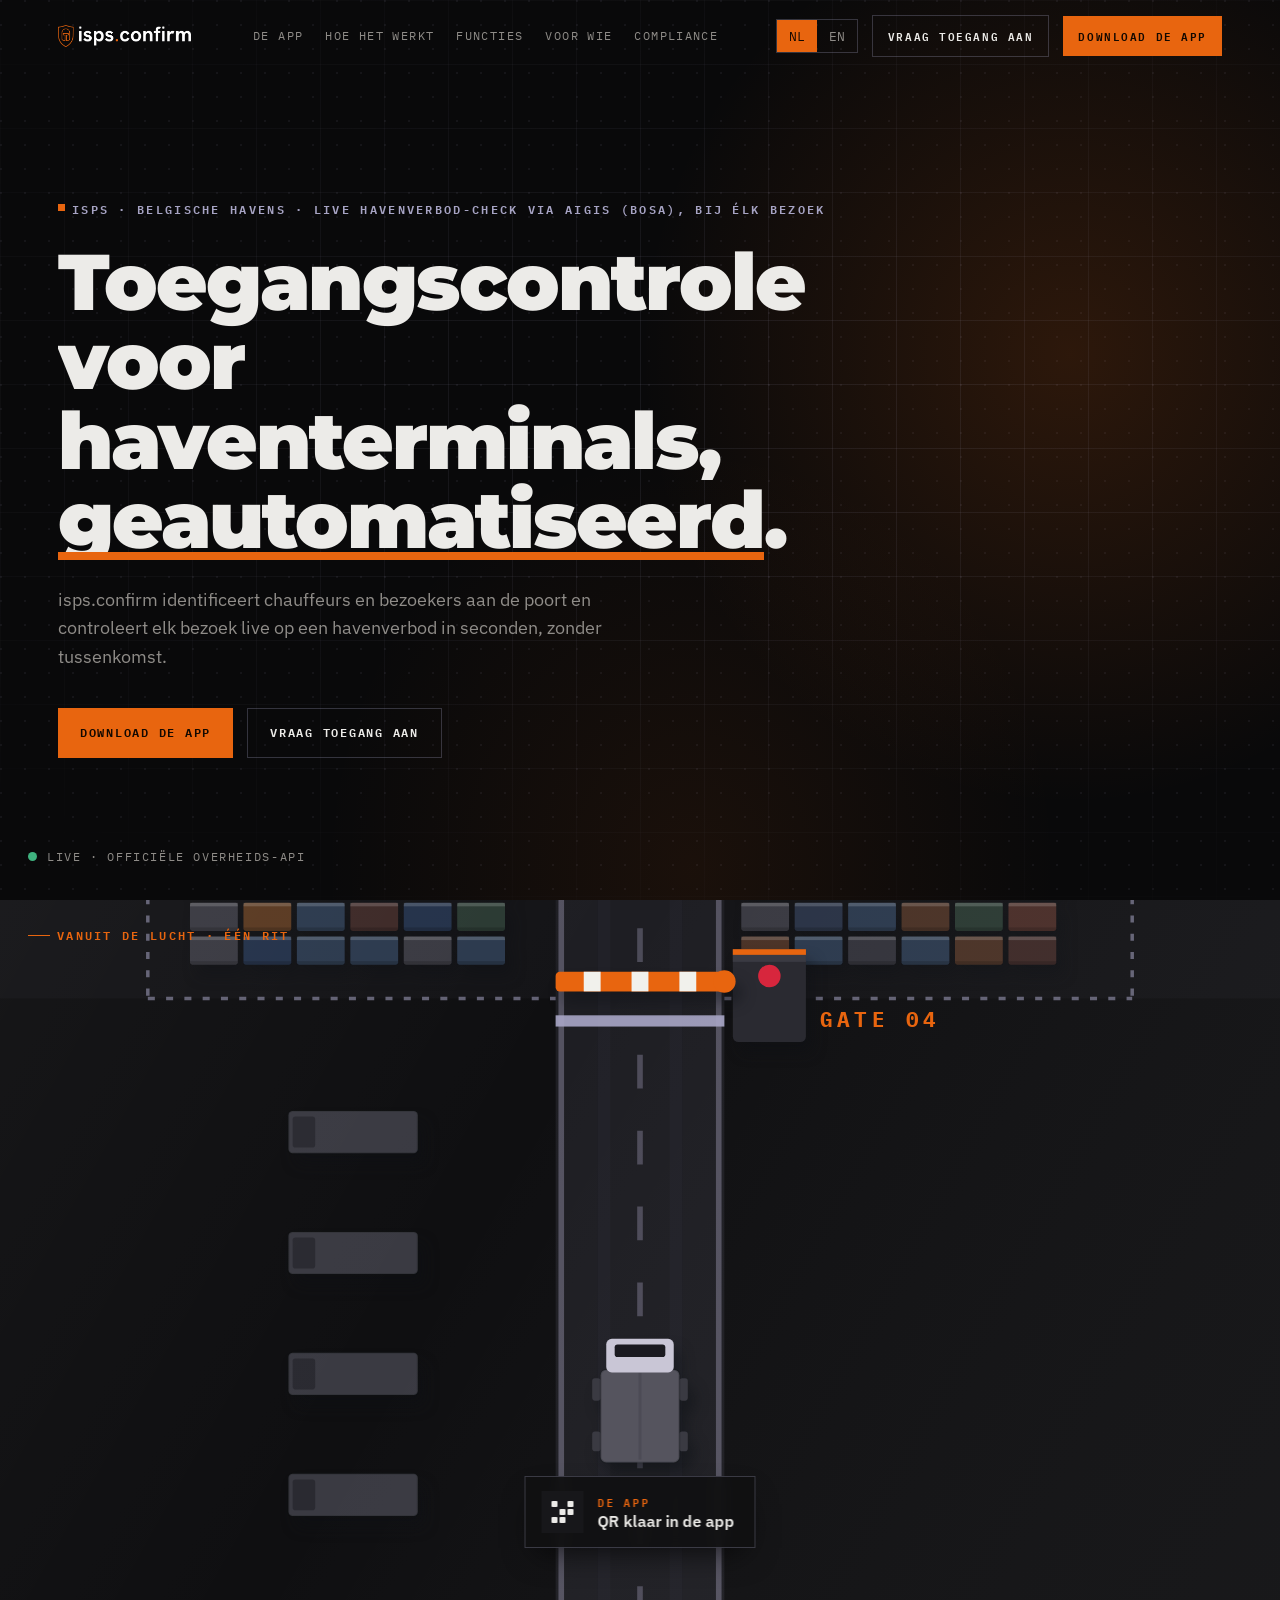
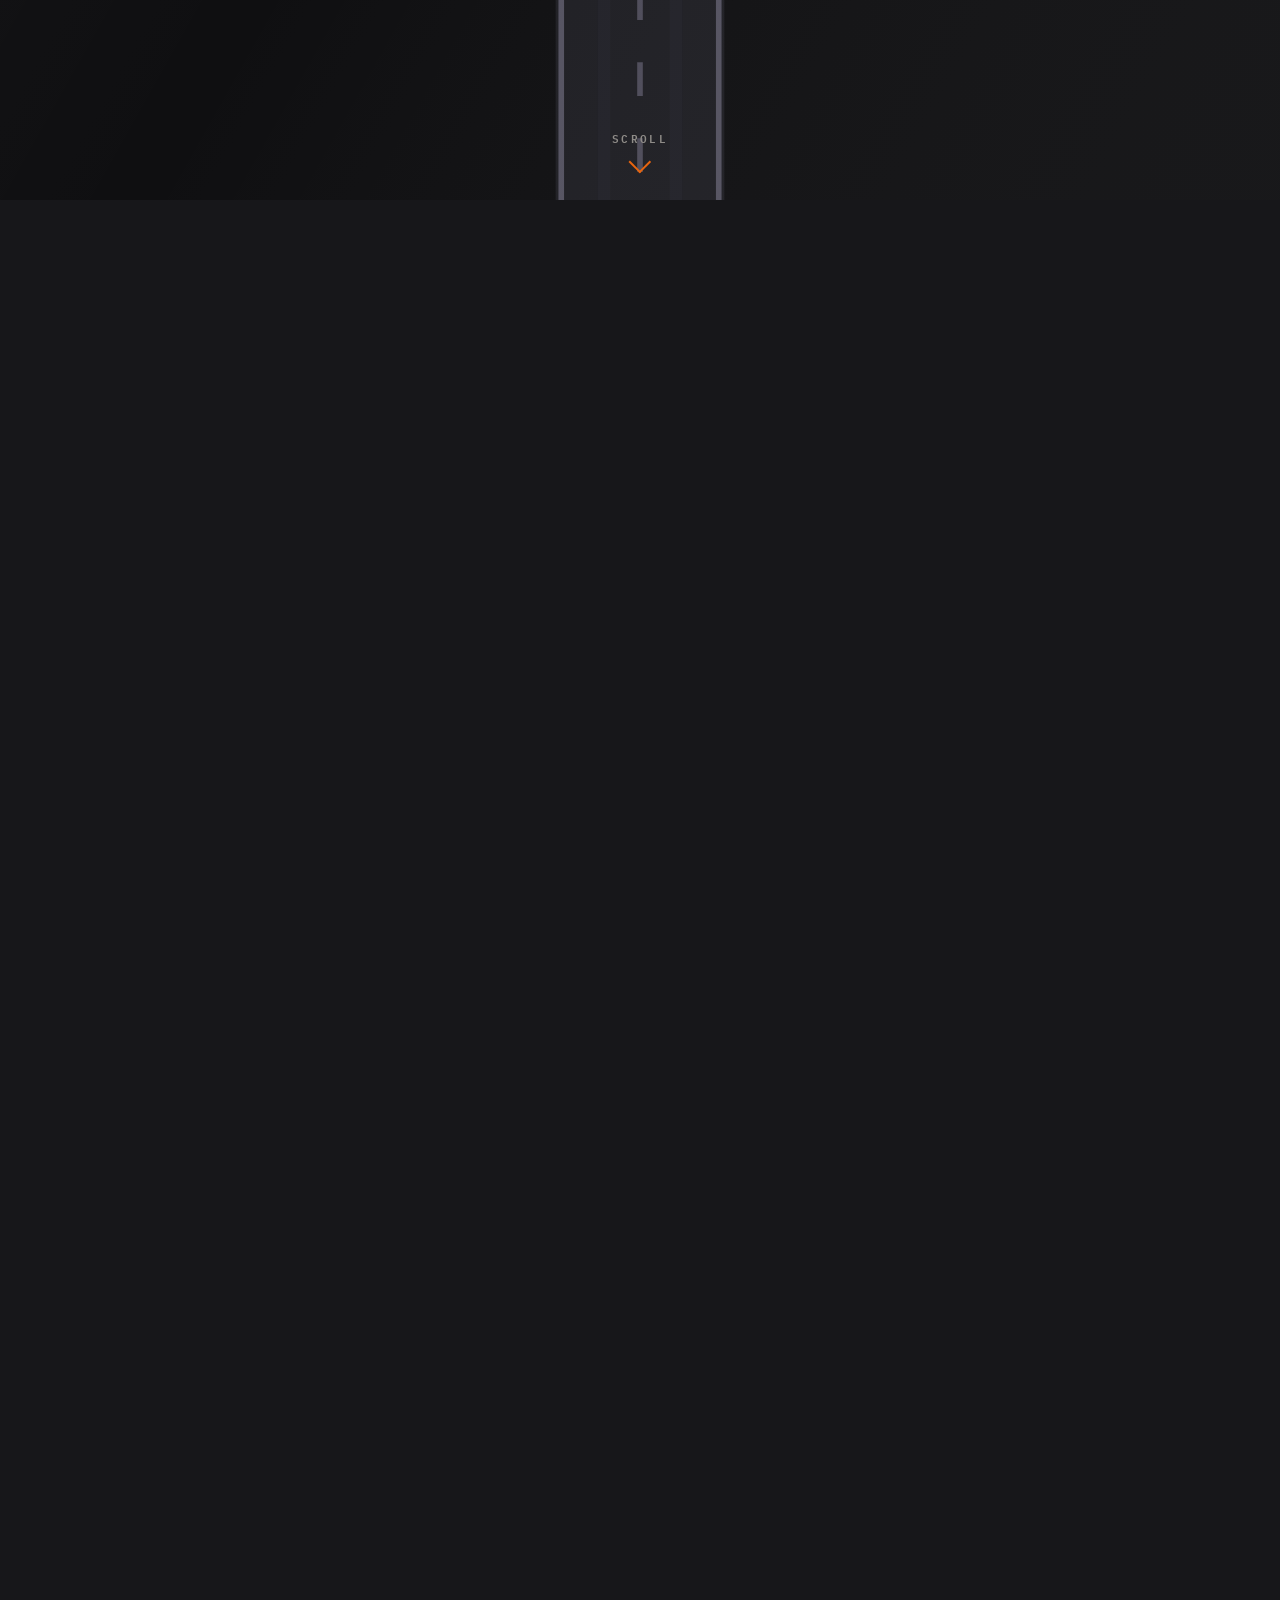
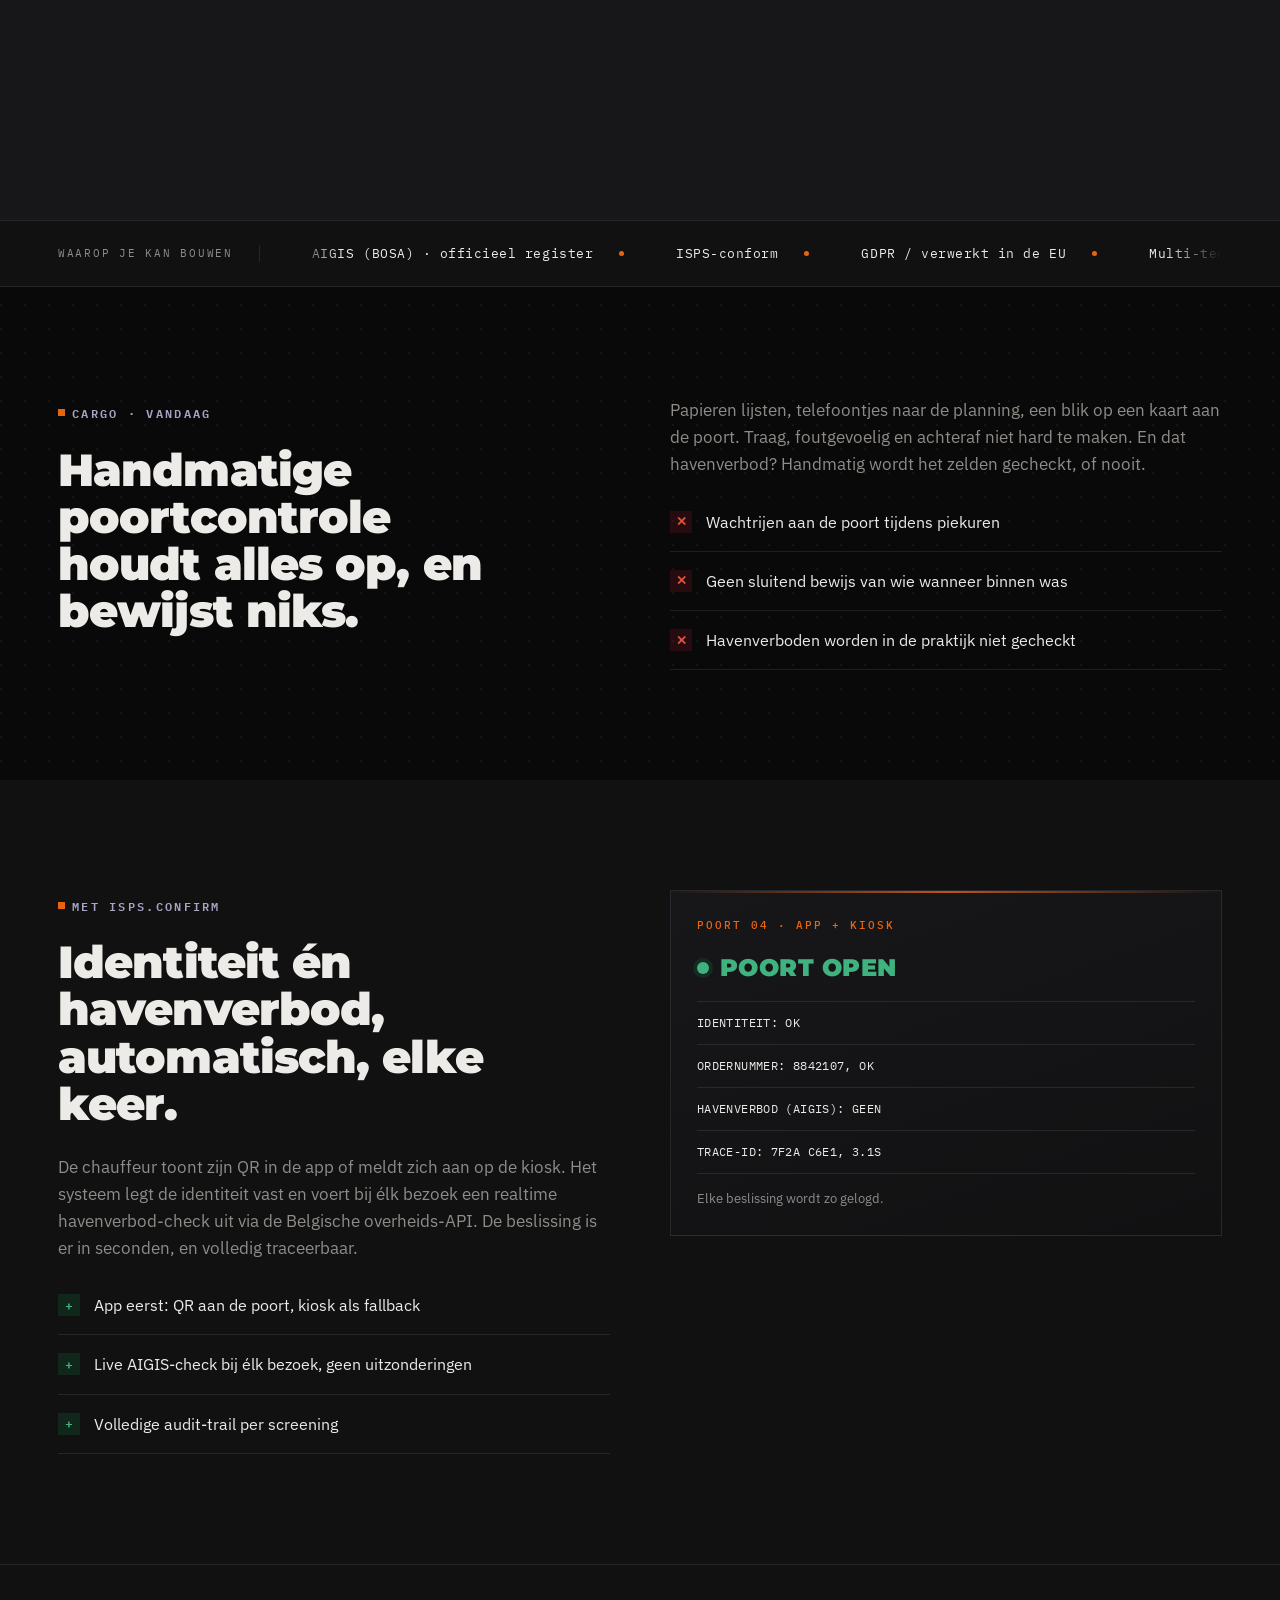
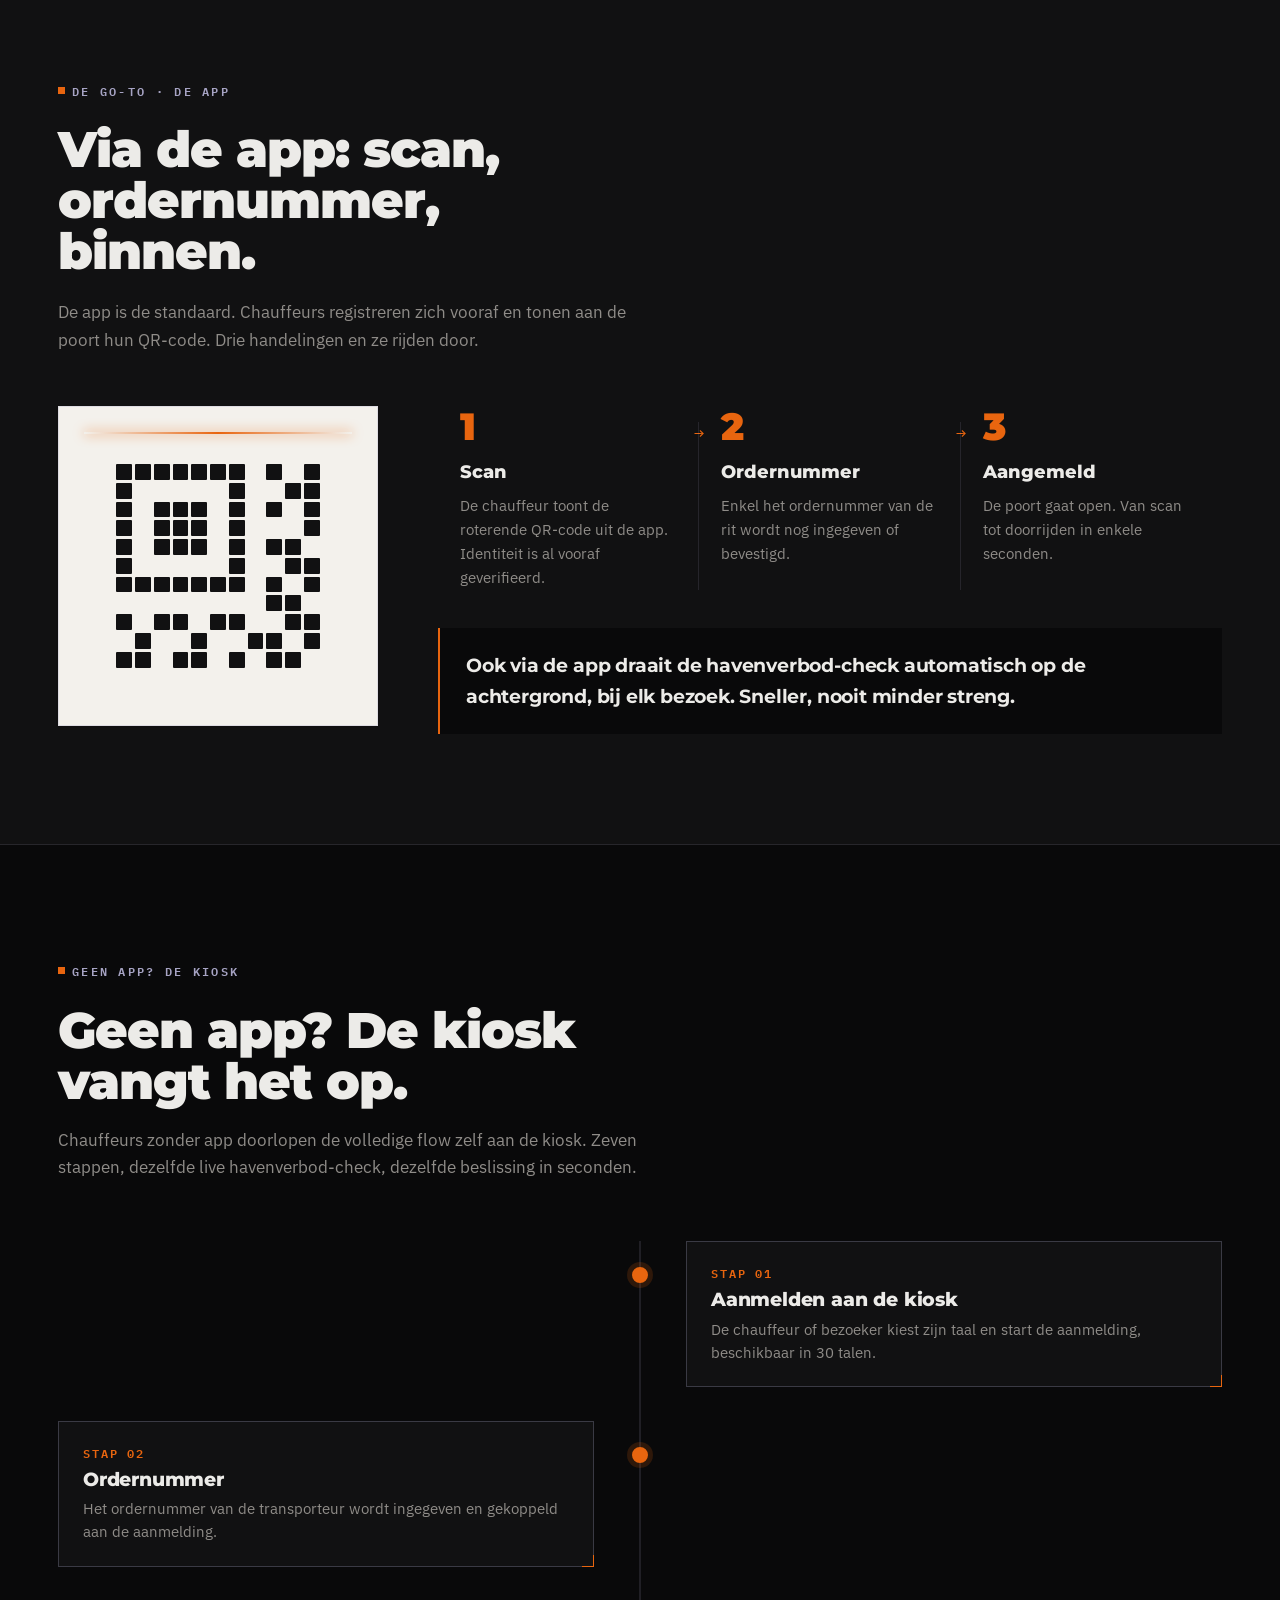
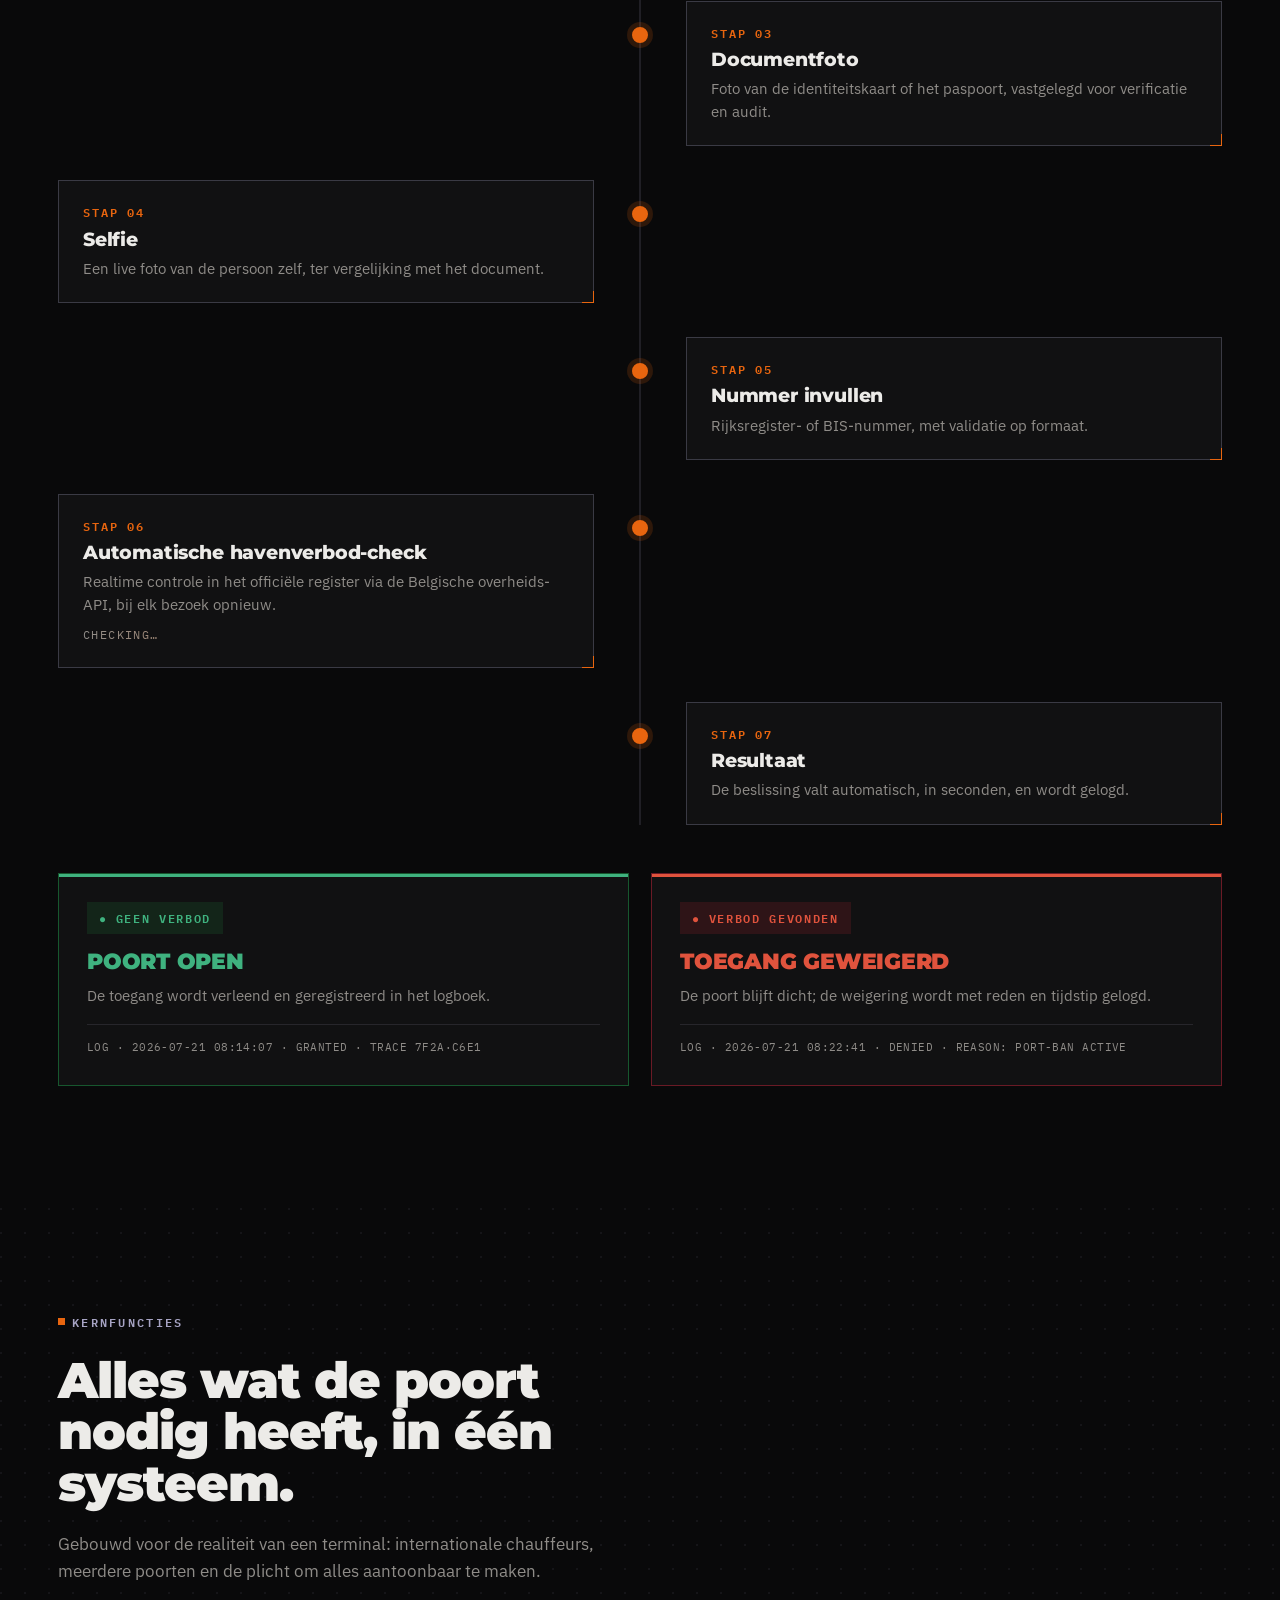
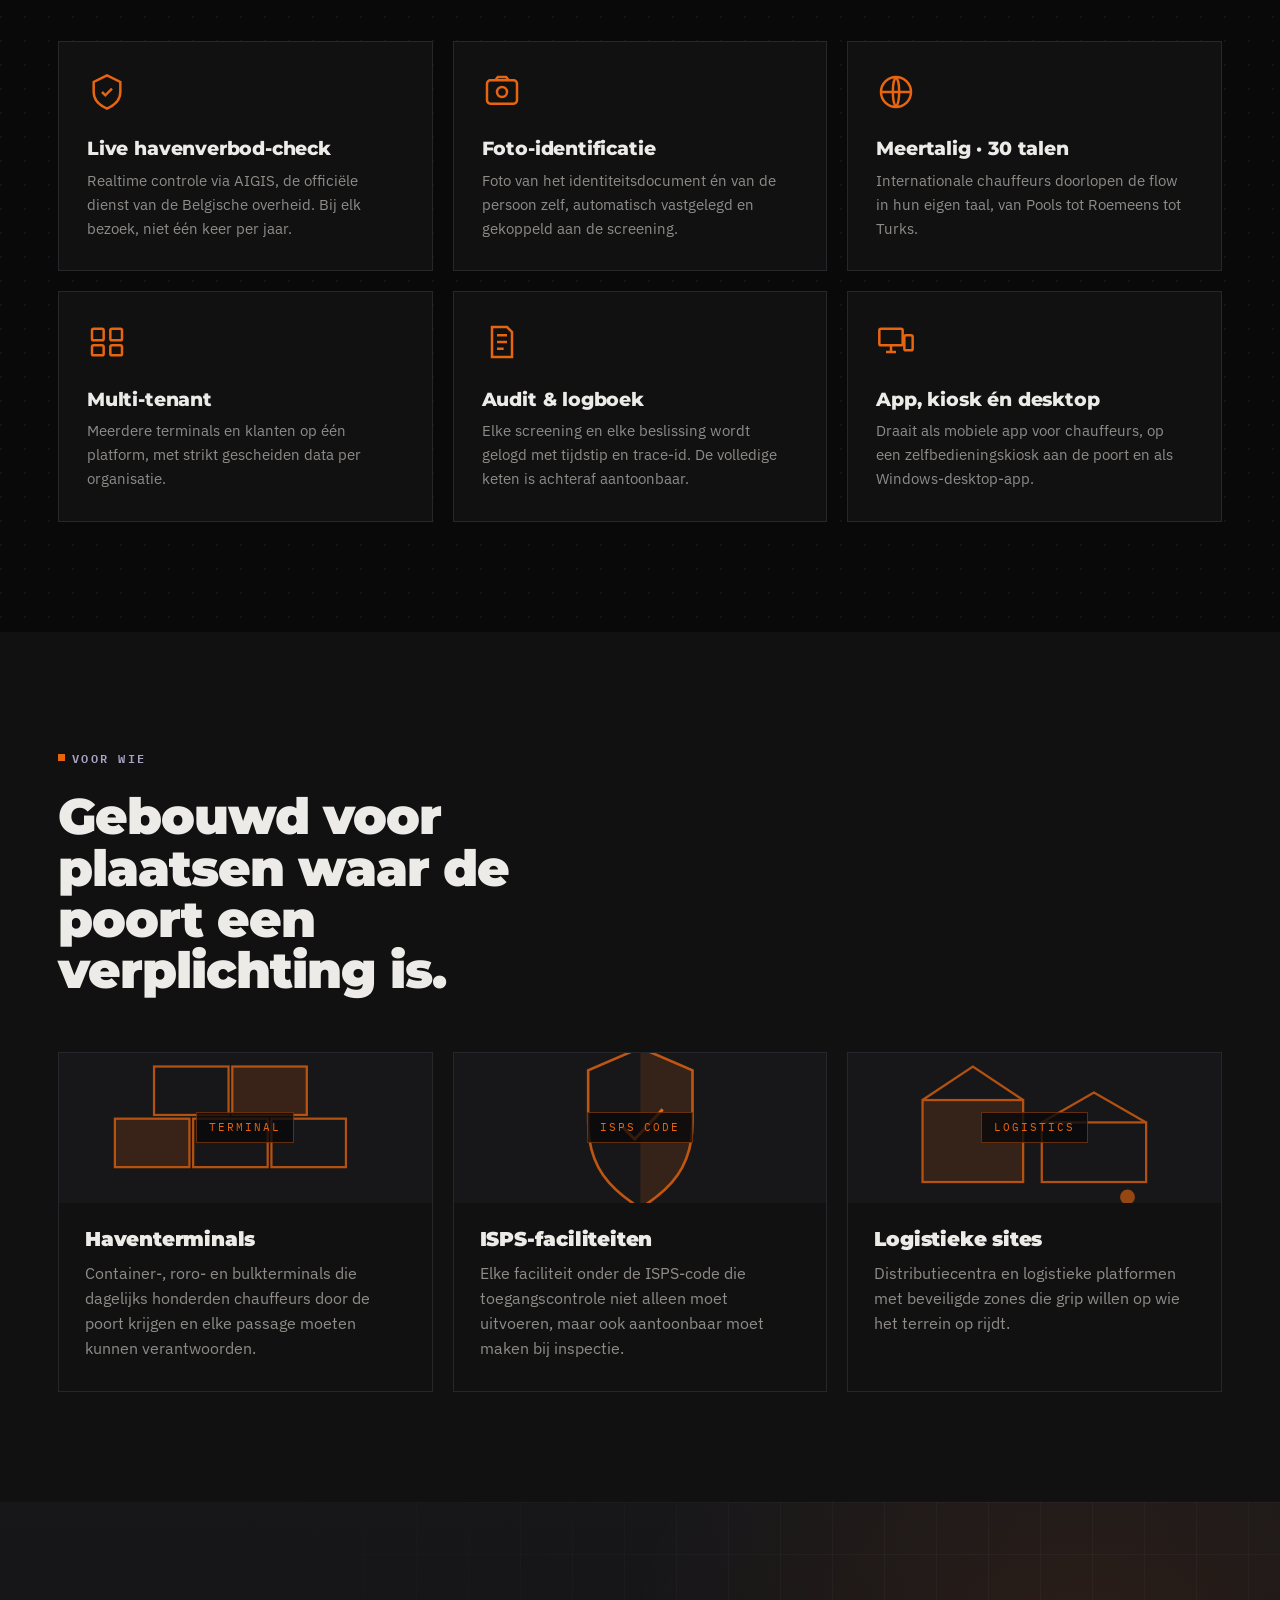
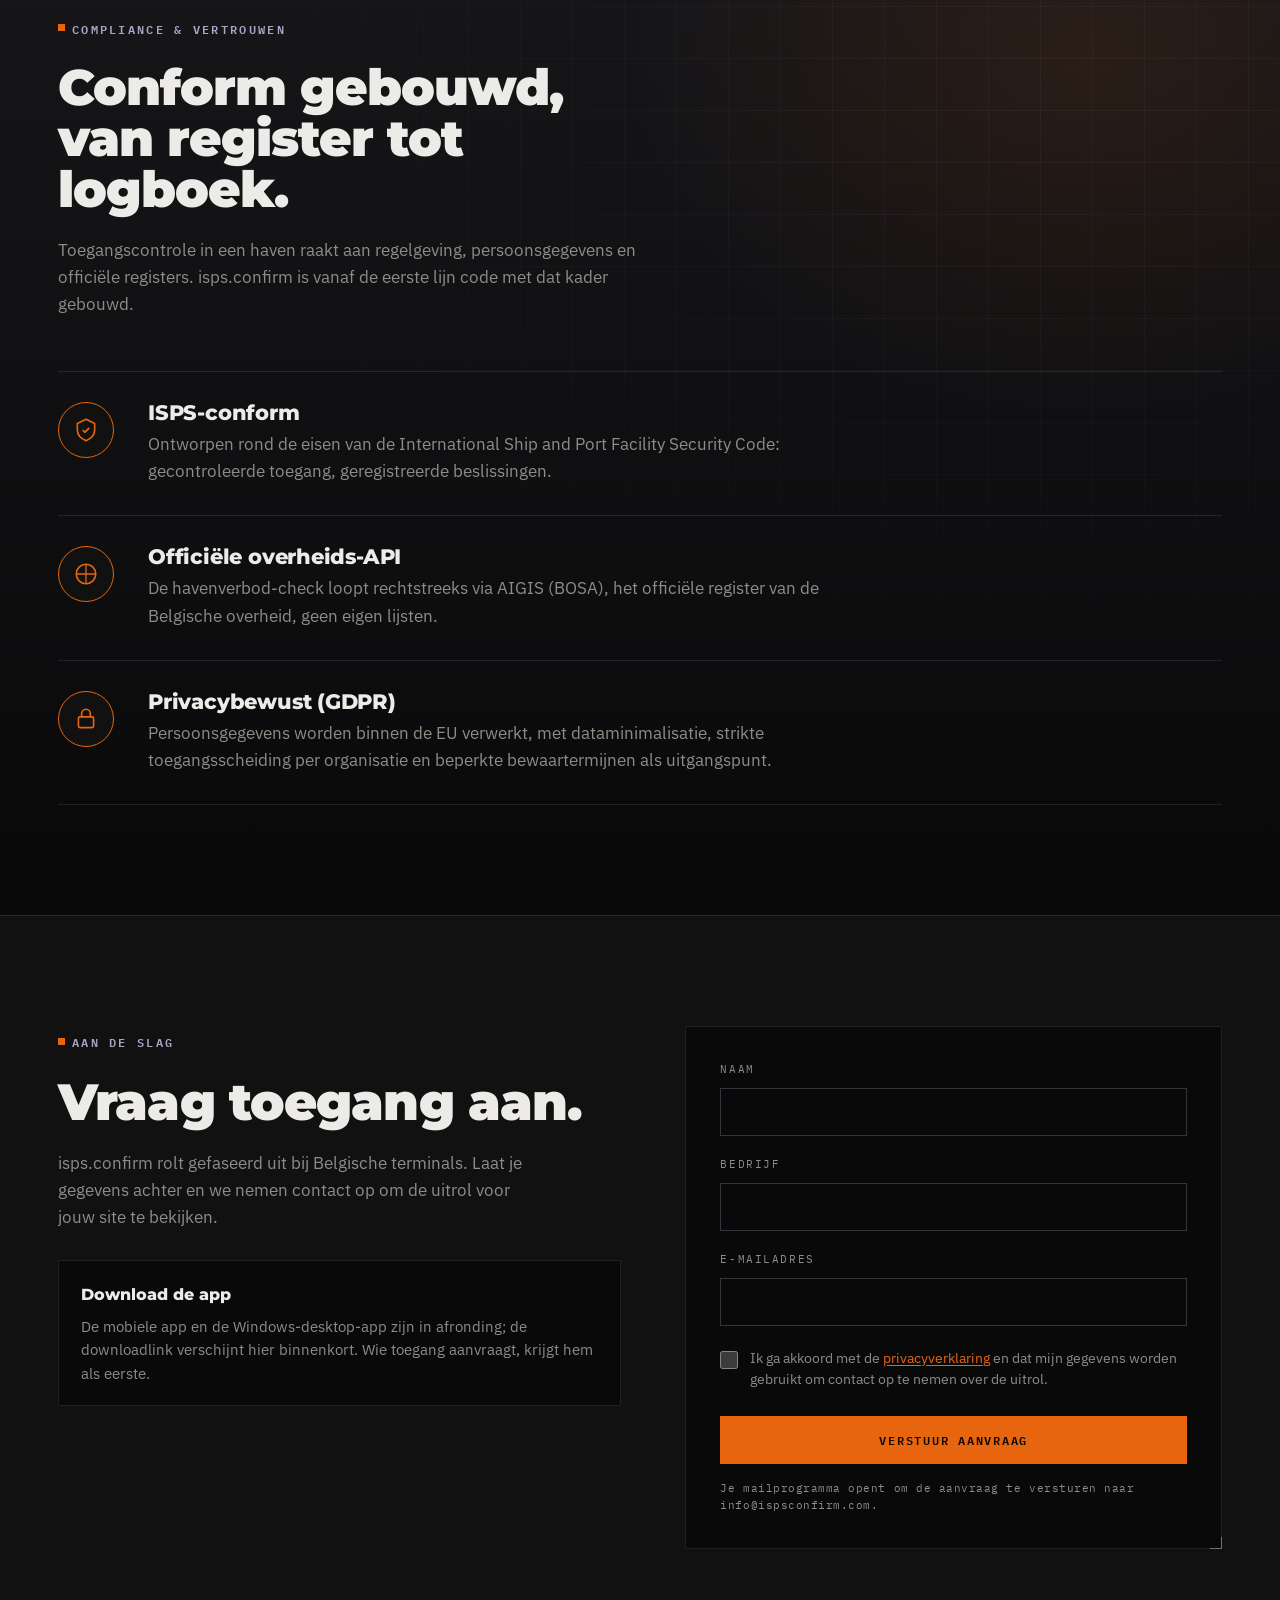
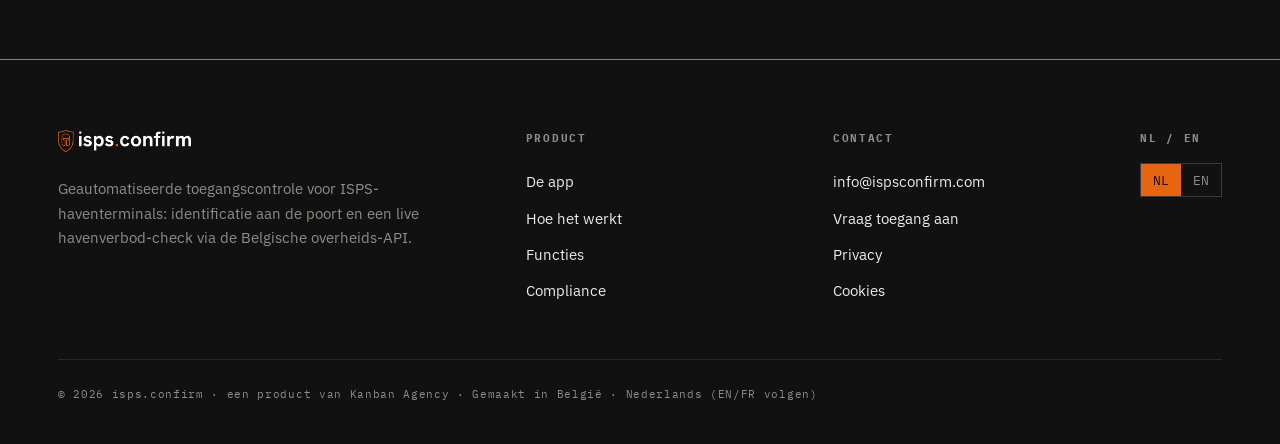
<file: index.html>
<!DOCTYPE html>
<html lang="nl">
<head>
<meta charset="UTF-8">
<meta name="viewport" content="width=device-width, initial-scale=1.0">
<link rel="icon" type="image/png" sizes="32x32" href="assets/favicon-32.png">
<link rel="icon" type="image/png" sizes="64x64" href="assets/favicon-64.png">
<link rel="apple-touch-icon" href="assets/apple-touch-icon.png">
<meta name="theme-color" content="#09090A">
<title>isps.confirm, Signal at the Gate</title>
<meta name="description" content="Geautomatiseerde toegangscontrole voor ISPS-haventerminals: de app met QR aan de poort, plus een live havenverbod-check via de Belgische overheids-API. De kiosk vangt chauffeurs zonder app op.">
<link rel="preconnect" href="https://fonts.googleapis.com">
<link rel="preconnect" href="https://fonts.gstatic.com" crossorigin>
<link href="https://fonts.googleapis.com/css2?family=Montserrat:wght@600;700;800;900&family=IBM+Plex+Sans:wght@400;500;600&family=IBM+Plex+Mono:wght@400;500;600&display=swap" rel="stylesheet">
<style>
/* ============ TOKENS ============ */
/* tokens live in assets/brand.css (brand 2026) */
:root{--maxw:1220px;--ease:cubic-bezier(.22,.61,.36,1)}
*,*::before,*::after{box-sizing:border-box;margin:0;padding:0}
html{scroll-behavior:smooth;-webkit-text-size-adjust:100%}
body{
  background:var(--bg);
  color:var(--text);
  font-family:var(--body);
  font-size:17px;
  line-height:1.6;
  -webkit-font-smoothing:antialiased;
  overflow-x:hidden;
}
img{max-width:100%;display:block}
a{color:inherit;text-decoration:none}
button{font-family:inherit;cursor:pointer;border:none;background:none;color:inherit}
::selection{background:var(--accent);color:var(--on-accent)}

/* faint film grain, barely visible on light */
body::after{
  content:"";position:fixed;inset:0;pointer-events:none;z-index:9999;opacity:.02;
  background-image:url("data:image/svg+xml,%3Csvg xmlns='http://www.w3.org/2000/svg' width='120' height='120'%3E%3Cfilter id='n'%3E%3CfeTurbulence type='fractalNoise' baseFrequency='.9' numOctaves='2'/%3E%3C/filter%3E%3Crect width='120' height='120' filter='url(%23n)'/%3E%3C/svg%3E");
  mix-blend-mode:multiply;
}

.wrap{max-width:var(--maxw);margin:0 auto;padding:0 28px}
section{position:relative}

/* ============ TYPE ============ */
.mono{font-family:var(--mono);font-weight:500;text-transform:uppercase;letter-spacing:.18em;font-size:.72rem;color:var(--text-dim)}
.eyebrow{
  display:inline-flex;align-items:center;gap:.6em;font-family:var(--mono);font-weight:600;
  text-transform:uppercase;letter-spacing:.2em;font-size:.72rem;color:var(--accent);margin-bottom:24px;
}
.eyebrow::before{content:"";width:22px;height:1px;background:var(--accent);display:inline-block}
h1,h2,h3{font-family:var(--display);font-weight:800;line-height:1.02;letter-spacing:-.01em}
h2.display{
  font-size:clamp(1.8rem,4.2vw,3.1rem);font-weight:900;letter-spacing:-.02em;line-height:1.03;
  max-width:16ch;
}
.section-intro{color:var(--text-dim);font-size:1.06rem;max-width:60ch;margin-top:22px}
.underline-lime{position:relative;white-space:nowrap}
.underline-lime::after{
  content:"";position:absolute;left:0;bottom:.06em;height:.14em;width:100%;background:var(--accent);
  transform:scaleX(0);transform-origin:left;transition:transform .7s var(--ease) .5s;
}
.hero-live .underline-lime::after{transform:scaleX(1)}

/* ============ BUTTONS ============ */
.btn{
  position:relative;display:inline-flex;align-items:center;justify-content:center;gap:.6em;
  font-family:var(--body);font-weight:600;font-size:.95rem;letter-spacing:.01em;
  padding:14px 30px;border-radius:999px;overflow:hidden;transition:transform .25s var(--ease),box-shadow .25s var(--ease);
  white-space:nowrap;
}
.btn:focus-visible{outline:2px solid var(--accent);outline-offset:3px}
.btn-primary{background:var(--accent);color:var(--on-accent)}
.btn-primary::before{content:"";position:absolute;inset:0;background:var(--accent-h);transform:translateX(-101%);transition:transform .35s var(--ease);z-index:0}
.btn-primary span{position:relative;z-index:1}
.btn-primary:hover{transform:translateY(-2px);box-shadow:0 10px 30px -8px rgba(232,101,15,.45)}
.btn-primary:hover::before{transform:translateX(0)}
.btn-ghost{border:1px solid rgba(0,0,0,0.72);color:var(--text);background:transparent}
.btn-ghost::before{content:"";position:absolute;inset:0;background:var(--accent);transform:translateX(-101%);transition:transform .35s var(--ease);z-index:0}
.btn-ghost span{position:relative;z-index:1;transition:color .3s var(--ease)}
.btn-ghost:hover{transform:translateY(-2px);border-color:var(--accent)}
.btn-ghost:hover::before{transform:translateX(0)}
.btn-ghost:hover span{color:var(--on-accent)}

/* ============ NAV ============ */
header.nav{
  position:fixed;top:0;left:0;right:0;z-index:1000;transition:background .35s var(--ease),border-color .35s var(--ease),backdrop-filter .35s var(--ease);
  border-bottom:1px solid transparent;
}
header.nav.scrolled{background:rgba(9,9,10,.85);backdrop-filter:blur(14px);border-bottom-color:var(--hairline)}
.nav-inner{display:flex;align-items:center;gap:32px;height:72px}
.wordmark{display:inline-flex;align-items:center;line-height:0}
.wordmark img{height:22px;width:auto}
.wordmark .dot{color:var(--accent)}
.nav-links{display:flex;gap:22px;margin-left:30px}
.nav-links a{position:relative;font-size:.92rem;color:var(--text-dim);transition:color .25s var(--ease);padding:4px 0}
.nav-links a::after{content:"";position:absolute;left:0;bottom:-2px;height:1px;width:100%;background:var(--accent);transform:scaleX(0);transform-origin:left;transition:transform .3s var(--ease)}
.nav-links a:hover{color:var(--text)}
.nav-links a:hover::after{transform:scaleX(1)}
.nav-right{margin-left:auto;display:flex;align-items:center;gap:14px}
.lang-toggle{display:inline-flex;border:1px solid var(--hairline-strong);border-radius:999px;overflow:hidden;font-family:var(--mono);font-size:.7rem;font-weight:600;letter-spacing:.1em}
.lang-toggle button{padding:7px 12px;color:var(--text-dim);transition:background .2s,color .2s}
.lang-toggle button[aria-pressed="true"]{background:var(--accent);color:var(--on-accent)}
.nav-cta-ghost{font-size:.88rem}
.burger{display:none;flex-direction:column;gap:5px;padding:8px;margin-left:6px}
.burger span{width:24px;height:2px;background:var(--text);transition:.3s}

/* mobile drawer */
.drawer{
  position:fixed;inset:0;z-index:1500;background:rgba(9,9,10,.98);backdrop-filter:blur(8px);
  display:flex;flex-direction:column;justify-content:center;gap:8px;padding:40px;
  transform:translateY(-100%);transition:transform .45s var(--ease);
}
.drawer.open{transform:translateY(0)}
.drawer a{font-family:var(--display);font-weight:800;font-size:2rem;padding:10px 0;color:var(--text)}
.drawer .close{position:absolute;top:26px;right:28px;font-size:2rem;font-family:var(--mono)}
.drawer .drawer-cta{margin-top:24px;display:flex;flex-direction:column;gap:12px}
.drawer .drawer-cta a{font-family:var(--body);font-weight:600;font-size:1.05rem;text-align:center}

/* ============ HERO ============ */
.hero{min-height:100vh;display:flex;align-items:center;padding:120px 0 70px;overflow:hidden}
.hero-bg{position:absolute;inset:0;z-index:0}
.hero-glow{
  position:absolute;top:-10%;right:-6%;width:80%;height:130%;
  background:radial-gradient(60% 55% at 72% 38%,rgba(232,101,15,.16),transparent 70%),
             radial-gradient(50% 50% at 35% 82%,rgba(232,101,15,.08),transparent 72%);
  animation:glowDrift 16s ease-in-out infinite;
}
@keyframes glowDrift{0%,100%{transform:translate(0,0);opacity:1}50%{transform:translate(-3%,2.5%);opacity:.82}}
.hero-grid{
  position:absolute;inset:0;opacity:.7;
  background-image:linear-gradient(var(--hairline) 1px,transparent 1px),linear-gradient(90deg,var(--hairline) 1px,transparent 1px);
  background-size:64px 64px;
  mask-image:radial-gradient(120% 90% at 60% 45%,#000 15%,transparent 72%);
  -webkit-mask-image:radial-gradient(120% 90% at 60% 45%,#000 15%,transparent 72%);
  animation:gridDrift 30s linear infinite;
}
@keyframes gridDrift{to{background-position:64px 64px}}
.scanner{
  position:absolute;top:0;bottom:0;left:-10%;width:120px;pointer-events:none;z-index:2;
  background:linear-gradient(90deg,transparent,rgba(232,101,15,.28),rgba(232,101,15,.55),rgba(232,101,15,.28),transparent);
  filter:blur(1px);opacity:0;
}
.hero-live .scanner{animation:sweep 1.15s var(--ease) .15s forwards}
@keyframes sweep{
  0%{left:-12%;opacity:0}
  8%{opacity:.8}
  92%{opacity:.8}
  100%{left:105%;opacity:0}
}
.hero .wrap{position:relative;z-index:3;width:100%}
.hero-content{max-width:900px}
.hero h1{
  font-size:clamp(2rem,6.2vw,5rem);font-weight:900;letter-spacing:-.025em;line-height:1;margin-bottom:26px;
}
.hero h1 .line{display:block;overflow:hidden}
.hero h1 .line>span{display:block;transform:translateY(110%);transition:transform .8s var(--ease)}
.hero-live h1 .line>span{transform:translateY(0)}
.hero h1 .line:nth-child(2)>span{transition-delay:.09s}
.hero h1 .line:nth-child(3)>span{transition-delay:.18s}
.hero-sub{color:var(--text-dim);font-size:1.12rem;max-width:52ch;margin-bottom:36px;opacity:0;transform:translateY(16px);transition:all .7s var(--ease) .5s}
.hero-live .hero-sub{opacity:1;transform:none}
.hero-eyebrow{opacity:0;transform:translateY(12px);transition:all .6s var(--ease) .1s}
.hero-live .hero-eyebrow{opacity:1;transform:none}
.hero-ctas{display:flex;gap:14px;flex-wrap:wrap;opacity:0;transform:translateY(16px);transition:all .7s var(--ease) .65s}
.hero-live .hero-ctas{opacity:1;transform:none}
.hero-status{
  position:absolute;left:28px;bottom:34px;z-index:3;font-family:var(--mono);font-size:.72rem;letter-spacing:.14em;
  text-transform:uppercase;color:var(--text-dim);display:flex;align-items:center;gap:10px;
  opacity:0;transition:opacity .6s var(--ease) .9s;
}
.hero-live .hero-status{opacity:1}
.pulse-dot{width:9px;height:9px;border-radius:50%;background:var(--ok);box-shadow:0 0 0 0 rgba(30,158,75,.6);animation:pulse 2s infinite}
@keyframes pulse{0%{box-shadow:0 0 0 0 rgba(30,158,75,.5)}70%{box-shadow:0 0 0 10px rgba(30,158,75,0)}100%{box-shadow:0 0 0 0 rgba(30,158,75,0)}}

/* ============ SCROLLYTELLING TERMINAL (helicopter view) ============ */
.scrolly{position:relative;background:var(--surface-2)}
.scrolly-track{height:280vh;position:relative}
.scrolly-stage{position:sticky;top:0;height:100vh;overflow:hidden;
  background:radial-gradient(120% 90% at 50% 30%,var(--surface),var(--surface-2))}
.scrolly-stage svg{position:absolute;inset:0;width:100%;height:100%;display:block}
/* scene fills */
/* realistic aerial fills */
.tp-water{fill:url(#gWater)}
.tp-ripple{stroke:#3A4A66;stroke-width:3;fill:none;opacity:.26;stroke-linecap:round}
.tp-quay{fill:#2A2A31}
.tp-apron{fill:#141417}
.tp-out{fill:#0F0F11}
.tp-road{fill:#1E1E23}
.tp-tire{fill:#26262C}
.tp-lane{stroke:#5A5868;stroke-width:4;fill:none;opacity:.9}
.tp-lanedash{stroke:#5A5868;stroke-width:4;stroke-dasharray:24 30;fill:none;opacity:.78}
.tp-stop{fill:#A7A4C4;opacity:.92}
.tp-steel{fill:#3A3A42}
.tp-steel2{fill:#4A4A54}
.tp-hull{fill:#1A1A20}
.tp-super{fill:#C9C6D6}
.tp-booth{fill:#2A2A31}
.tp-boothroof{fill:#3A3A42}
.tp-neutral{fill:#55545E}
.tp-accent{fill:var(--accent)}
.tp-white{fill:#F1F1EC}
.tp-fence{stroke:rgba(167,164,196,.55);stroke-width:2.5;stroke-dasharray:5 8;fill:none}
.tp-rail{stroke:#34343B;stroke-width:4;fill:none;opacity:.85}
.tp-lbl{font-family:var(--mono);font-weight:600;font-size:15px;letter-spacing:3px;fill:#A7A4C4;opacity:.9}
.tp-lbl-acc{font-family:var(--mono);font-weight:700;font-size:15px;letter-spacing:3px;fill:var(--accent)}
.tp-shadow{filter:drop-shadow(5px 8px 5px rgba(12,16,20,.4))}
.tp-truck{filter:drop-shadow(5px 8px 5px rgba(12,16,20,.45))}

/* overlay UI */
.scrolly-eyebrow{position:absolute;top:26px;left:28px;z-index:4;font-family:var(--mono);font-weight:600;
  font-size:.72rem;letter-spacing:.2em;text-transform:uppercase;color:var(--accent);
  display:inline-flex;align-items:center;gap:.6em}
.scrolly-eyebrow::before{content:"";width:22px;height:1px;background:var(--accent)}
.sc-chip{position:absolute;left:50%;top:64%;transform:translateX(-50%);z-index:5;
  display:flex;align-items:center;gap:14px;padding:14px 20px 14px 16px;border-radius:16px;
  background:rgba(17,17,18,.92);border:1px solid var(--hairline-strong);
  box-shadow:0 14px 34px -14px rgba(0,0,0,0.84);backdrop-filter:blur(6px);max-width:min(88vw,420px);
  transition:opacity .3s var(--ease)}
.sc-chip .sc-ico{flex:0 0 auto;width:42px;height:42px;border-radius:11px;background:var(--surface-2);
  display:grid;place-items:center;position:relative;overflow:hidden}
.sc-chip .sc-txt{display:flex;flex-direction:column;gap:2px;min-width:0}
.sc-chip .sc-label{font-family:var(--mono);font-weight:600;font-size:.68rem;letter-spacing:.16em;
  text-transform:uppercase;color:var(--accent)}
.sc-chip .sc-body{font-size:.98rem;font-weight:600;color:var(--text);line-height:1.25}
.sc-chip .sc-body2{font-size:.86rem;font-weight:500;color:var(--text-dim);line-height:1.25;display:none}
.sc-chip .sc-body2.on{display:flex;align-items:center;gap:6px}
.sc-chip .sc-body2 .b2ok{color:var(--ok);font-weight:700}
.sc-chip.green .sc-label{color:var(--ok)}
/* chip icon glyphs */
.sc-qr{width:22px;height:22px;display:grid;grid-template-columns:repeat(3,1fr);grid-template-rows:repeat(3,1fr);gap:2px}
.sc-qr span{background:var(--text);border-radius:1px}
.sc-qr span:nth-child(2),.sc-qr span:nth-child(4),.sc-qr span:nth-child(9){background:transparent}
.sc-spin{width:22px;height:22px;border-radius:50%;border:3px solid rgba(232,101,15,.22);
  border-top-color:var(--accent);animation:scSpin .8s linear infinite}
@keyframes scSpin{to{transform:rotate(360deg)}}
.sc-okdot{width:22px;height:22px;border-radius:50%;background:var(--ok);display:grid;place-items:center}
.sc-okdot::after{content:"";width:8px;height:5px;border-left:2.4px solid #fff;border-bottom:2.4px solid #fff;
  transform:rotate(-45deg) translate(0,-1px)}
.sc-num{font-family:var(--mono);font-weight:600;font-size:.8rem;color:var(--accent)}
/* hide/show icon variants by stage */
.sc-ico>*{display:none}
.sc-chip[data-stage="a"] .g-qr{display:grid}
.sc-chip[data-stage="b"] .g-spin{display:block}
.sc-chip[data-stage="b"].resolved .g-spin{display:none}
.sc-chip[data-stage="b"].resolved .g-ok{display:grid}
.sc-chip[data-stage="d"] .g-ok{display:grid}
.sc-chip[data-stage="c"] .g-ok{display:grid}

/* light wash over the whole scene during the aerial reveal, fades in with the closing line */
.sc-wash{position:absolute;inset:0;z-index:3;background:#09090A;opacity:0;pointer-events:none}
.sc-final{position:absolute;left:50%;top:30%;transform:translate(-50%,-8px);z-index:6;
  width:auto;max-width:min(90vw,600px);text-align:center;font-family:var(--display);font-weight:900;
  font-size:clamp(1.4rem,3.4vw,2.5rem);letter-spacing:-.02em;line-height:1.1;color:var(--text);
  padding:22px 34px;border-radius:22px;background:rgba(17,17,18,.9);
  border:1px solid var(--hairline-strong);box-shadow:0 22px 54px -20px rgba(0,0,0,0.84);
  -webkit-backdrop-filter:blur(8px);backdrop-filter:blur(8px);
  opacity:0;transition:transform .4s var(--ease);pointer-events:none}
.sc-final.show{transform:translate(-50%,0)}
.sc-hint{position:absolute;left:50%;bottom:30px;transform:translateX(-50%);z-index:5;
  font-family:var(--mono);font-weight:600;font-size:.68rem;letter-spacing:.22em;text-transform:uppercase;
  color:var(--text-dim);display:flex;flex-direction:column;align-items:center;gap:8px;
  transition:opacity .3s var(--ease)}
.sc-hint .arrow{width:16px;height:16px;border-right:2px solid var(--accent);border-bottom:2px solid var(--accent);
  transform:rotate(45deg);animation:scBob 1.5s ease-in-out infinite}
@keyframes scBob{0%,100%{transform:rotate(45deg) translate(0,0)}50%{transform:rotate(45deg) translate(3px,3px)}}

/* ============ MARQUEE ============ */
.proof{background:var(--surface);border-top:1px solid var(--hairline);border-bottom:1px solid var(--hairline);padding:22px 0;overflow:hidden}
.proof-inner{display:flex;align-items:center;gap:26px}
.proof-label{flex:0 0 auto;font-family:var(--mono);font-size:.68rem;letter-spacing:.16em;text-transform:uppercase;color:var(--text-dim);padding-right:26px;border-right:1px solid var(--hairline)}
.marquee{flex:1 1 auto;overflow:hidden;-webkit-mask-image:linear-gradient(90deg,transparent,#000 6%,#000 94%,transparent);mask-image:linear-gradient(90deg,transparent,#000 6%,#000 94%,transparent)}
.marquee-track{display:flex;gap:0;width:max-content;animation:scrollx 34s linear infinite}
.proof:hover .marquee-track{animation-play-state:paused}
@keyframes scrollx{to{transform:translateX(-50%)}}
.token{display:inline-flex;align-items:center;font-family:var(--mono);font-size:.82rem;letter-spacing:.04em;color:var(--text);white-space:nowrap;padding:0 26px}
.token::after{content:"";width:5px;height:5px;border-radius:50%;background:var(--accent);margin-left:26px}

/* ============ GENERIC SECTION SPACING ============ */
.pad{padding:110px 0}
.pad-sm{padding:80px 0}

/* reveal */
.reveal{opacity:0;transform:translateY(24px);transition:opacity .7s var(--ease),transform .7s var(--ease)}
.reveal.in{opacity:1;transform:none}
.reveal[data-d="1"]{transition-delay:.06s}
.reveal[data-d="2"]{transition-delay:.12s}
.reveal[data-d="3"]{transition-delay:.18s}
.reveal[data-d="4"]{transition-delay:.24s}
.reveal[data-d="5"]{transition-delay:.30s}

/* ============ PROBLEM / SOLUTION ============ */
.split{display:grid;grid-template-columns:1fr 1fr;gap:60px;align-items:start}
.split h2{font-size:clamp(1.8rem,3.6vw,2.8rem);font-weight:900;letter-spacing:-.02em;line-height:1.05;max-width:14ch}
.ps-body{color:var(--text-dim);margin-bottom:30px}
.ps-list{list-style:none;display:flex;flex-direction:column;gap:16px}
.ps-list li{display:flex;gap:14px;align-items:flex-start;padding-bottom:16px;border-bottom:1px solid var(--hairline);font-size:1.02rem}
.tick{flex:0 0 auto;width:22px;height:22px;border-radius:3px;display:grid;place-items:center;font-family:var(--mono);font-weight:600;font-size:.8rem;margin-top:2px}
.tick.bad{background:rgba(215,38,61,.14);color:var(--accent-2)}
.tick.good{background:rgba(30,158,75,.16);color:var(--ok)}
.solution{background:var(--surface)}
.kiosk-inset{
  border:1px solid var(--hairline);border-radius:6px;background:linear-gradient(160deg,var(--surface-2),var(--surface));
  padding:26px;display:flex;flex-direction:column;gap:18px;position:relative;overflow:hidden;
}
.kiosk-inset::before{content:"";position:absolute;top:0;left:0;right:0;height:2px;background:linear-gradient(90deg,transparent,var(--accent),transparent);opacity:.8}
.kiosk-screen{aspect-ratio:4/3;border:1px solid var(--hairline);border-radius:4px;background:var(--bg);display:grid;place-items:center;position:relative;overflow:hidden}
.kiosk-screen .ok{font-family:var(--display);font-weight:900;font-size:2rem;color:var(--ok);letter-spacing:.05em}
.kiosk-screen .scanline{position:absolute;left:0;right:0;height:2px;background:linear-gradient(90deg,transparent,var(--accent),transparent);top:0;animation:kioskScan 3s var(--ease) infinite}
@keyframes kioskScan{0%{top:0}100%{top:100%}}
/* gate decision receipt */
.receipt{gap:14px}
.receipt-head{color:var(--accent);font-size:.7rem}
.receipt-status{display:flex;align-items:center;gap:11px;font-family:var(--display);font-weight:900;font-size:1.5rem;color:var(--ok);letter-spacing:.02em}
.receipt-status .rdot{width:12px;height:12px;border-radius:50%;background:var(--ok);box-shadow:0 0 0 4px rgba(30,158,75,.16);flex:0 0 auto}
.receipt-rows{display:flex;flex-direction:column;gap:0;border-top:1px solid var(--hairline)}
.receipt-rows .rrow{font-family:var(--mono);font-size:.78rem;letter-spacing:.03em;color:var(--text);padding:11px 0;border-bottom:1px solid var(--hairline)}
.receipt-cap{font-size:.82rem;color:var(--text-dim)}

/* ============ HOW IT WORKS / GATE TRACK ============ */
.how{background:var(--bg)}
.track{position:relative;margin-top:60px;padding-left:0}
.track-line{position:absolute;left:calc(50% - 1px);top:0;width:2px;height:100%;background:var(--hairline)}
.track-line-fill{position:absolute;left:0;top:0;width:100%;height:0;background:linear-gradient(180deg,var(--accent),var(--accent));box-shadow:0 0 16px rgba(232,101,15,.45);transition:height .1s linear}
.steps{display:flex;flex-direction:column;gap:34px;position:relative}
.step{position:relative;width:calc(50% - 46px);opacity:.4;transition:opacity .5s var(--ease),transform .5s var(--ease)}
.step:nth-child(odd){margin-left:auto;padding-left:0}
.step:nth-child(even){margin-right:auto}
.step.active{opacity:1}
.step-card{
  background:var(--surface);border:1px solid var(--hairline);border-radius:5px;padding:22px 24px;position:relative;transition:border-color .4s var(--ease),transform .4s var(--ease);box-shadow:0 1px 2px rgba(0,0,0,0.10);
}
.step.active .step-card{border-color:var(--hairline-strong)}
.step.locked .step-card{border-color:rgba(232,101,15,.5)}
.step-num{font-family:var(--mono);font-weight:600;font-size:.72rem;letter-spacing:.16em;color:var(--accent);margin-bottom:8px;display:block}
.step-card h3{font-size:1.18rem;font-weight:800;margin-bottom:8px;letter-spacing:-.01em}
.step-card p{color:var(--text-dim);font-size:.96rem;line-height:1.5}
.node{
  position:absolute;top:26px;width:16px;height:16px;border-radius:50%;background:var(--bg);border:2px solid var(--text-dim);
  z-index:3;transition:all .35s var(--ease);
}
.step:nth-child(odd) .node{left:-54px}
.step:nth-child(even) .node{right:-54px}
.step.active .node{border-color:var(--accent);background:var(--accent);box-shadow:0 0 0 5px rgba(232,101,15,.16)}
.step.locked .node::after{content:"";position:absolute;inset:0;border-radius:50%;border:2px solid var(--accent);animation:nodePulse .8s var(--ease)}
@keyframes nodePulse{0%{transform:scale(1);opacity:1}100%{transform:scale(2.4);opacity:0}}
.checking{font-family:var(--mono);font-size:.72rem;letter-spacing:.12em;color:var(--accent);margin-top:10px;display:none}
.step.active .checking{display:block}
.checking.shimmer{background:linear-gradient(90deg,var(--text-dim),var(--accent),var(--text-dim));background-size:200% 100%;-webkit-background-clip:text;background-clip:text;-webkit-text-fill-color:transparent;animation:shimmer 1.2s linear infinite}
@keyframes shimmer{to{background-position:-200% 0}}

.outcomes{display:grid;grid-template-columns:1fr 1fr;gap:22px;margin-top:48px}
.outcome{border-radius:6px;padding:28px;border:1px solid var(--hairline);background:var(--surface);position:relative;overflow:hidden;opacity:.5;transition:opacity .6s var(--ease),transform .6s var(--ease)}
.outcome.in{opacity:1}
.outcome .status-chip{display:inline-flex;align-items:center;gap:8px;font-family:var(--mono);font-weight:600;font-size:.74rem;letter-spacing:.14em;padding:7px 12px;border-radius:3px;margin-bottom:16px}
.outcome.open{border-color:rgba(30,158,75,.5)}
.outcome.open .status-chip{background:rgba(30,158,75,.14);color:var(--ok)}
.outcome.open h3{color:var(--ok)}
.outcome.open::before{content:"";position:absolute;top:0;left:0;right:0;height:3px;background:var(--ok)}
.outcome.denied{border-color:rgba(215,38,61,.45)}
.outcome.denied .status-chip{background:rgba(215,38,61,.14);color:var(--accent-2)}
.outcome.denied h3{color:var(--accent-2)}
.outcome.denied::before{content:"";position:absolute;top:0;left:0;right:0;height:3px;background:var(--accent-2)}
.outcome h3{font-size:1.4rem;font-weight:900;margin-bottom:10px}
.outcome p{color:var(--text-dim);font-size:.96rem}
.outcome .log{font-family:var(--mono);font-size:.7rem;color:var(--text-dim);margin-top:16px;padding-top:14px;border-top:1px solid var(--hairline);letter-spacing:.04em}
.how-intro-note{color:var(--text-dim);max-width:60ch;margin-top:20px}

/* ============ APP FASTLANE ============ */
.fastlane{background:var(--surface);border-top:1px solid var(--hairline);border-bottom:1px solid var(--hairline)}
.fastlane-grid{display:grid;grid-template-columns:320px 1fr;gap:60px;align-items:center}
.qr-wrap{position:relative;aspect-ratio:1;border:1px solid var(--hairline);border-radius:8px;background:var(--bg);display:grid;place-items:center;overflow:hidden;box-shadow:0 1px 2px rgba(0,0,0,0.10)}
.qr{display:grid;grid-template-columns:repeat(11,1fr);grid-template-rows:repeat(11,1fr);gap:3px;width:64%;aspect-ratio:1}
.qr i{background:var(--text);border-radius:1px;opacity:0;animation:qrOn .5s var(--ease) forwards}
.qr i.on{opacity:1}
.qr i.rot{animation:qrShuffle 3.4s ease-in-out infinite}
@keyframes qrOn{to{opacity:1}}
@keyframes qrShuffle{0%,100%{opacity:1}45%{opacity:.15}55%{opacity:.9}}
.qr-scan{position:absolute;left:8%;right:8%;height:2px;background:linear-gradient(90deg,transparent,var(--accent),transparent);box-shadow:0 0 12px var(--accent);top:8%;animation:qrScan 2.6s var(--ease) infinite}
@keyframes qrScan{0%{top:8%}50%{top:90%}100%{top:8%}}
.fast-steps{display:grid;grid-template-columns:repeat(3,1fr);gap:0;margin-top:10px}
.fast-step{padding:0 22px;position:relative}
.fast-step:not(:last-child)::after{content:"";position:absolute;right:0;top:14px;width:1px;height:calc(100% - 14px);background:var(--hairline)}
.fast-step:not(:last-child)>.connector{position:absolute;right:-4px;top:12px;width:9px;height:9px;color:var(--accent);font-family:var(--mono)}
.fast-num{font-family:var(--display);font-weight:900;font-size:2.4rem;color:var(--accent);line-height:1;margin-bottom:12px}
.fast-step h4{font-size:1.1rem;font-weight:800;margin-bottom:8px}
.fast-step p{color:var(--text-dim);font-size:.94rem}
.fast-closer{
  margin-top:38px;padding:22px 26px;border-left:2px solid var(--accent);background:var(--bg);border-radius:0 4px 4px 0;
  font-family:var(--display);font-weight:700;font-size:1.2rem;letter-spacing:-.01em;max-width:70ch;
}

/* ============ FEATURES ============ */
.feat-grid{display:grid;grid-template-columns:repeat(3,1fr);gap:20px;margin-top:56px}
.feat-card{
  background:var(--surface);border:1px solid var(--hairline);border-radius:6px;padding:30px 28px;position:relative;
  transition:transform .35s var(--ease),border-color .35s var(--ease),box-shadow .35s var(--ease);overflow:hidden;
  box-shadow:0 1px 2px rgba(0,0,0,0.10);
}
.feat-card::before{content:"";position:absolute;inset:0;border:1px solid var(--accent);border-radius:6px;opacity:0;transition:opacity .35s var(--ease);pointer-events:none}
.feat-card:hover{transform:translateY(-5px);box-shadow:0 18px 40px -22px rgba(0,0,0,0.67)}
.feat-card:hover::before{opacity:1}
.feat-icon{width:40px;height:40px;margin-bottom:20px;stroke:var(--accent);stroke-width:1.5;fill:none}
.feat-card h3{font-size:1.16rem;font-weight:800;margin-bottom:10px;letter-spacing:-.01em}
.feat-card p{color:var(--text-dim);font-size:.96rem;line-height:1.55}

/* ============ FOR WHOM ============ */
.aud-grid{display:grid;grid-template-columns:repeat(3,1fr);gap:20px;margin-top:56px}
.aud-card{border:1px solid var(--hairline);border-radius:6px;overflow:hidden;background:var(--surface);transition:transform .35s var(--ease),border-color .35s var(--ease);box-shadow:0 1px 2px rgba(0,0,0,0.10)}
.aud-card:hover{transform:translateY(-5px);border-color:var(--hairline-strong)}
.aud-head{height:150px;position:relative;overflow:hidden;background:var(--surface-2);display:grid;place-items:center}
.aud-head svg{width:100%;height:100%;position:absolute;inset:0}
.aud-head .lbl{position:relative;z-index:2;font-family:var(--mono);font-size:.68rem;letter-spacing:.18em;color:var(--accent);text-transform:uppercase;padding:6px 12px;border:1px solid rgba(232,101,15,.4);border-radius:3px;background:rgba(9,9,10,.8)}
.aud-body{padding:26px 26px 30px}
.aud-body h3{font-size:1.24rem;font-weight:900;margin-bottom:12px;letter-spacing:-.01em}
.aud-body p{color:var(--text-dim);font-size:.98rem}

/* ============ COMPLIANCE ============ */
.compliance{position:relative;overflow:hidden}
.compliance::before{content:"";position:absolute;inset:0;
  background:
    radial-gradient(60% 60% at 85% 15%,rgba(232,101,15,.10),transparent 60%),
    linear-gradient(180deg,var(--surface-2),var(--bg));
  z-index:0}
.compliance::after{content:"";position:absolute;inset:0;z-index:0;opacity:.5;
  background-image:linear-gradient(var(--hairline) 1px,transparent 1px),linear-gradient(90deg,var(--hairline) 1px,transparent 1px);
  background-size:52px 52px;
  mask-image:radial-gradient(90% 80% at 80% 20%,#000,transparent 75%);
  -webkit-mask-image:radial-gradient(90% 80% at 80% 20%,#000,transparent 75%)}
.compliance .wrap{position:relative;z-index:2}
.proof-rows{margin-top:52px;display:flex;flex-direction:column;gap:0;border-top:1px solid var(--hairline)}
.proof-row{display:grid;grid-template-columns:64px 1fr;gap:26px;padding:30px 0;border-bottom:1px solid var(--hairline);align-items:start}
.seal{width:56px;height:56px;border-radius:50%;border:1.5px solid var(--accent);display:grid;place-items:center;stroke:var(--accent);fill:none;stroke-width:1.5;background:var(--surface)}
.proof-row h3{font-size:1.3rem;font-weight:800;margin-bottom:8px;letter-spacing:-.01em}
.proof-row p{color:var(--text-dim);max-width:70ch}

/* ============ SIGNUP ============ */
.signup{background:var(--surface);border-top:1px solid var(--hairline)}
.signup-grid{display:grid;grid-template-columns:1.05fr 1fr;gap:64px;align-items:start}
.signup h2{font-size:clamp(2.2rem,4.4vw,3.2rem);font-weight:900;letter-spacing:-.02em;margin-bottom:22px}
.signup .body{color:var(--text-dim);margin-bottom:28px;max-width:48ch}
.app-notice{border:1px solid var(--hairline);border-radius:5px;padding:20px 22px;background:var(--bg)}
.app-notice strong{display:block;font-family:var(--display);font-weight:800;margin-bottom:8px;font-size:1.02rem}
.app-notice p{color:var(--text-dim);font-size:.92rem}
.form-card{background:var(--bg);border:1px solid var(--hairline);border-radius:8px;padding:34px}
.field{margin-bottom:20px}
.field label{display:block;font-family:var(--mono);font-size:.7rem;letter-spacing:.14em;text-transform:uppercase;color:var(--text-dim);margin-bottom:9px}
.field input{
  width:100%;background:var(--surface);border:1px solid var(--hairline-strong);border-radius:4px;padding:13px 15px;color:var(--text);font-family:var(--body);font-size:1rem;transition:border-color .25s var(--ease)}
.field input:focus{outline:none;border-color:var(--accent)}
.consent{display:flex;gap:12px;align-items:flex-start;margin:22px 0 26px;font-size:.88rem;color:var(--text-dim);line-height:1.5}
.consent a{color:var(--accent);text-decoration:underline;text-underline-offset:2px}
.consent input{margin-top:3px;width:18px;height:18px;accent-color:var(--accent);flex:0 0 auto}
.form-note{font-family:var(--mono);font-size:.66rem;color:var(--text-dim);margin-top:16px;letter-spacing:.05em}
.form-success{display:none;text-align:center;padding:30px 10px}
.form-success.show{display:block}
.form-success .ok-ring{width:64px;height:64px;border-radius:50%;border:2px solid var(--ok);display:grid;place-items:center;margin:0 auto 20px;color:var(--ok);font-size:1.6rem}
.form-success h3{font-family:var(--display);font-weight:900;font-size:1.5rem;color:var(--ok);margin-bottom:12px}
.form-success p{color:var(--text-dim)}
.form-fields.hide{display:none}

/* ============ FOOTER ============ */
footer{background:var(--surface-2);border-top:1px solid var(--accent);position:relative;padding:70px 0 40px}
footer::before{content:"";position:absolute;top:-1px;left:0;right:0;height:1px;background:linear-gradient(90deg,transparent,var(--accent),transparent);animation:footScan 6s linear infinite;opacity:.8}
@keyframes footScan{0%{transform:translateX(-40%);opacity:0}50%{opacity:.8}100%{transform:translateX(40%);opacity:0}}
.foot-top{display:grid;grid-template-columns:1.6fr 1fr 1fr auto;gap:40px;margin-bottom:50px}
.foot-tag{color:var(--text-dim);font-size:.95rem;max-width:44ch;margin-top:16px}
.foot-col h4{font-family:var(--mono);font-size:.68rem;letter-spacing:.16em;text-transform:uppercase;color:var(--text-dim);margin-bottom:16px}
.foot-col a{display:block;color:var(--text);font-size:.95rem;padding:6px 0;transition:color .2s}
.foot-col a:hover{color:var(--accent)}
.foot-bottom{border-top:1px solid var(--hairline);padding-top:26px;display:flex;justify-content:space-between;gap:20px;flex-wrap:wrap;align-items:center}
.copyright{font-family:var(--mono);font-size:.7rem;letter-spacing:.06em;color:var(--text-dim)}

/* i18n crossfade */
[data-i18n]{transition:opacity .15s var(--ease),transform .15s var(--ease)}
.lang-swapping [data-i18n]{opacity:0;transform:translateY(8px)}

/* ============ RESPONSIVE ============ */
@media(max-width:980px){
  .nav-links,.nav-cta-ghost{display:none}
  .burger{display:flex}
  .hero-content{max-width:100%}
  .split,.signup-grid,.fastlane-grid{grid-template-columns:1fr;gap:40px}
  .feat-grid,.aud-grid{grid-template-columns:1fr 1fr}
  .fast-steps{grid-template-columns:1fr}
  .fast-step{padding:22px 0;border-bottom:1px solid var(--hairline)}
  .fast-step:not(:last-child)::after{display:none}
  .track-line{left:9px}
  .step{width:100%;padding-left:44px !important}
  .step:nth-child(odd),.step:nth-child(even){margin:0}
  .step:nth-child(odd) .node,.step:nth-child(even) .node{left:1px;right:auto}
  .outcomes{grid-template-columns:1fr}
  .foot-top{grid-template-columns:1fr 1fr}
}
@media(max-width:640px){
  body{font-size:16px}
  .wrap{padding:0 20px}
  .nav-right .btn-primary{display:none}
  .pad{padding:74px 0}
  .feat-grid,.aud-grid,.foot-top{grid-template-columns:1fr}
  .hero{padding:104px 0 60px}
  .proof-label{display:none}
  .scrolly-track{height:220vh}
  .sc-chip{top:68%;padding:11px 15px 11px 13px;gap:10px;max-width:90vw}
  .sc-chip .sc-ico{width:36px;height:36px}
  .sc-chip .sc-body{font-size:.9rem}
  .scrolly-eyebrow{font-size:.64rem;top:18px;left:20px}
}
@media(prefers-reduced-motion:reduce){
  *,*::before,*::after{animation:none !important;transition:none !important}
  .reveal{opacity:1;transform:none}
  .hero h1 .line>span{transform:none}
  .hero-sub,.hero-eyebrow,.hero-ctas,.hero-status{opacity:1;transform:none}
  .hero-live .underline-lime::after{transform:scaleX(1)}
  .marquee-track{animation:none}
  .outcome{opacity:1}
  .step{opacity:1}
  /* scrollytelling stays scroll-scrubbed (user-driven motion); only autoplay decorations stop */
  .sc-spin{animation:none;border-top-color:var(--accent)}
}
</style>
<link rel="stylesheet" href="assets/brand.css">
</head>
<body>

<!-- ============ NAV ============ -->
<header class="nav" id="nav">
  <div class="wrap nav-inner">
    <a href="#hero" class="wordmark brand-logo" aria-label="isps.confirm"><img src="assets/logo-wordmark.png" alt="isps.confirm" width="133" height="22"></a>
    <nav class="nav-links" aria-label="Hoofdnavigatie">
      <a href="#fastlane" data-i18n="nav.app">De app</a>
      <a href="#how" data-i18n="nav.how">Hoe het werkt</a>
      <a href="#features" data-i18n="nav.features">Functies</a>
      <a href="#forwhom" data-i18n="nav.who">Voor wie</a>
      <a href="#compliance" data-i18n="nav.compliance">Compliance</a>
    </nav>
    <div class="nav-right">
      <div class="lang-toggle" role="group" aria-label="Taal / Language">
        <button data-lang="nl" aria-pressed="true">NL</button>
        <button data-lang="en" aria-pressed="false">EN</button>
      </div>
      <a href="#signup" class="btn btn-ghost nav-cta-ghost"><span data-i18n="cta.access">Vraag toegang aan</span></a>
      <a href="#signup" class="btn btn-primary"><span data-i18n="cta.download">Download de app</span></a>
      <button class="burger" id="burger" aria-label="Menu" aria-expanded="false"><span></span><span></span><span></span></button>
    </div>
  </div>
</header>

<div class="drawer" id="drawer">
  <button class="close" id="drawerClose" aria-label="Sluiten">×</button>
  <a href="#fastlane" data-i18n="nav.app">De app</a>
  <a href="#how" data-i18n="nav.how">Hoe het werkt</a>
  <a href="#features" data-i18n="nav.features">Functies</a>
  <a href="#forwhom" data-i18n="nav.who">Voor wie</a>
  <a href="#compliance" data-i18n="nav.compliance">Compliance</a>
  <div class="drawer-cta">
    <a href="#signup" class="btn btn-primary"><span data-i18n="cta.download">Download de app</span></a>
    <a href="#signup" class="btn btn-ghost"><span data-i18n="cta.access">Vraag toegang aan</span></a>
  </div>
</div>

<!-- ============ HERO ============ -->
<section class="hero" id="hero">
  <div class="hero-bg">
    <div class="hero-glow"></div>
    <div class="hero-grid"></div>
  </div>
  <div class="scanner"></div>
  <div class="wrap">
    <div class="hero-content">
      <span class="eyebrow hero-eyebrow" data-i18n="hero.eyebrow">ISPS · BELGISCHE HAVENS · LIVE HAVENVERBOD-CHECK VIA AIGIS (BOSA), BIJ ÉLK BEZOEK</span>
      <h1 aria-label="Toegangscontrole voor haventerminals, geautomatiseerd.">
        <span class="line"><span data-i18n="hero.h1a">Toegangscontrole voor</span></span>
        <span class="line"><span data-i18n="hero.h1b">haventerminals,</span></span>
        <span class="line"><span data-i18n="hero.h1c"><span class="underline-lime">geautomatiseerd</span>.</span></span>
      </h1>
      <p class="hero-sub" data-i18n="hero.sub">isps.confirm identificeert chauffeurs en bezoekers aan de poort en controleert elk bezoek live op een havenverbod in seconden, zonder tussenkomst.</p>
      <div class="hero-ctas">
        <a href="#signup" class="btn btn-primary"><span data-i18n="cta.download">Download de app</span></a>
        <a href="#signup" class="btn btn-ghost"><span data-i18n="cta.access">Vraag toegang aan</span></a>
      </div>
    </div>
  </div>
  <div class="hero-status"><span class="pulse-dot"></span><span data-i18n="hero.status">LIVE · officiële overheids-API</span></div>
</section>

<!-- ============ SCROLLYTELLING TERMINAL (helicopter view) ============ -->
<section class="scrolly" id="terminal" aria-label="Vanuit de lucht: een chauffeur rijdt de terminal op, van de app tot binnen.">
  <div class="scrolly-track">
    <div class="scrolly-stage">
      <svg viewBox="0 0 1000 640" preserveAspectRatio="xMidYMid slice" aria-hidden="true">
        <defs>
          <linearGradient id="gWater" x1="0" y1="0" x2="0" y2="1">
            <stop offset="0" stop-color="#0B0F16"/><stop offset="1" stop-color="#101624"/>
          </linearGradient>
          <linearGradient id="gSun" x1="0" y1="0" x2="1" y2="1">
            <stop offset="0" stop-color="#FFF7EA" stop-opacity=".12"/>
            <stop offset=".5" stop-color="#FFFFFF" stop-opacity="0"/>
            <stop offset="1" stop-color="#0A0E14" stop-opacity=".16"/>
          </linearGradient>
        </defs>
        <g id="camGroup">
          <!-- water -->
          <rect class="tp-water" x="-400" y="-600" width="1800" height="805"/>
          <path class="tp-ripple" d="M-400 44 q 200 16 400 0 t 400 0 t 400 0 t 400 0"/>
          <path class="tp-ripple" d="M-400 98 q 200 -16 400 0 t 400 0 t 400 0 t 400 0"/>
          <path class="tp-ripple" d="M-400 152 q 200 16 400 0 t 400 0 t 400 0 t 400 0"/>
          <!-- terminal apron (concrete) + outside ground -->
          <rect class="tp-apron" x="-400" y="200" width="1800" height="875"/>
          <rect class="tp-out" x="-400" y="1070" width="1800" height="1500"/>
          <!-- quay edge + bollards -->
          <rect class="tp-quay" x="-400" y="196" width="1800" height="9"/>
          <circle class="tp-steel" cx="250" cy="215" r="5"/><circle class="tp-steel" cx="340" cy="215" r="5"/><circle class="tp-steel" cx="430" cy="215" r="5"/><circle class="tp-steel" cx="600" cy="215" r="5"/><circle class="tp-steel" cx="690" cy="215" r="5"/><circle class="tp-steel" cx="780" cy="215" r="5"/>
          <!-- moored container ship -->
          <g class="tp-shadow">
            <rect class="tp-hull" x="150" y="48" width="580" height="136" rx="30"/>
            <rect class="tp-hull" x="640" y="56" width="16" height="14"/>
            <rect x="196" y="70" width="48" height="30" fill="#4A2E29"/><rect x="248" y="70" width="48" height="30" fill="#2A3346"/><rect x="300" y="70" width="48" height="30" fill="#2B3A33"/><rect x="352" y="70" width="48" height="30" fill="#3A3A42"/><rect x="404" y="70" width="48" height="30" fill="#5A3A22"/><rect x="456" y="70" width="48" height="30" fill="#2C3A4E"/><rect x="508" y="70" width="48" height="30" fill="#3E2A28"/><rect x="560" y="70" width="48" height="30" fill="#2B3A33"/>
            <rect x="196" y="104" width="48" height="30" fill="#2A3346"/><rect x="248" y="104" width="48" height="30" fill="#3E2A28"/><rect x="300" y="104" width="48" height="30" fill="#3A3A42"/><rect x="352" y="104" width="48" height="30" fill="#4A2E29"/><rect x="404" y="104" width="48" height="30" fill="#2C3A4E"/><rect x="456" y="104" width="48" height="30" fill="#2B3A33"/><rect x="508" y="104" width="48" height="30" fill="#5A3A22"/><rect x="560" y="104" width="48" height="30" fill="#33333B"/>
            <rect class="tp-super" x="626" y="74" width="74" height="86" rx="6"/>
            <rect class="tp-steel2" x="638" y="92" width="50" height="10"/><rect class="tp-steel2" x="638" y="110" width="50" height="10"/>
          </g>
          <text class="tp-lbl" x="168" y="40">KADE 731</text>
          <!-- STS portal cranes on the quay rail -->
          <line class="tp-rail" x1="120" y1="228" x2="880" y2="228"/>
          <line class="tp-rail" x1="120" y1="246" x2="880" y2="246"/>
          <g class="tp-shadow">
            <rect class="tp-steel" x="282" y="150" width="16" height="182"/><rect class="tp-steel2" x="250" y="222" width="80" height="12" rx="2"/><rect class="tp-steel" x="252" y="222" width="10" height="42"/><rect class="tp-steel" x="318" y="222" width="10" height="42"/><rect class="tp-steel2" x="280" y="252" width="20" height="14" rx="2"/>
            <rect class="tp-steel" x="692" y="150" width="16" height="182"/><rect class="tp-steel2" x="660" y="222" width="80" height="12" rx="2"/><rect class="tp-steel" x="662" y="222" width="10" height="42"/><rect class="tp-steel" x="728" y="222" width="10" height="42"/><rect class="tp-steel2" x="690" y="252" width="20" height="14" rx="2"/>
          </g>
          <!-- access + terminal road (asphalt) -->
          <rect class="tp-road" x="440" y="150" width="120" height="1650"/>
          <rect class="tp-tire" x="470" y="200" width="9" height="1560" opacity=".55"/><rect class="tp-tire" x="521" y="200" width="9" height="1560" opacity=".55"/>
          <line class="tp-lane" x1="444" y1="210" x2="444" y2="1780"/>
          <line class="tp-lane" x1="556" y1="210" x2="556" y2="1780"/>
          <line class="tp-lanedash" x1="500" y1="210" x2="500" y2="1060"/>
          <line class="tp-lanedash" x1="500" y1="1110" x2="500" y2="1780"/>
          <!-- container yard + parked trailers (generated) -->
          <g id="sceneryGen" class="tp-shadow"></g>
          <!-- soft sun light over the port surfaces -->
          <rect x="-400" y="-600" width="1800" height="3200" fill="url(#gSun)" pointer-events="none"/>
          <!-- perimeter fence with the gate gap -->
          <path class="tp-fence" d="M150 205 V1070 M850 205 V1070 M150 1070 H440 M560 1070 H850"/>
          <!-- white stop line on the lane -->
          <rect class="tp-stop" x="440" y="1082" width="120" height="8"/>
          <!-- GATE 04 booth + lights -->
          <g class="tp-shadow">
            <rect class="tp-booth" x="566" y="1035" width="52" height="66" rx="4"/>
            <rect class="tp-boothroof" x="566" y="1035" width="52" height="9"/>
          </g>
          <rect class="tp-accent" x="566" y="1035" width="52" height="4"/>
          <circle id="gateLightRed" cx="592" cy="1054" r="8" fill="#D7263D"/>
          <circle id="gateLightGreen" cx="592" cy="1054" r="8" fill="#1E9E4B" style="opacity:0"/>
          <text class="tp-lbl-acc" x="628" y="1090">GATE 04</text>
          <!-- barrier across the lane (pivot at right end 560,1058) -->
          <g id="barrierTop" transform="rotate(0 560 1058)" class="tp-shadow">
            <rect class="tp-accent" x="440" y="1051" width="120" height="14" rx="3"/>
            <rect class="tp-white" x="460" y="1051" width="12" height="14"/><rect class="tp-white" x="494" y="1051" width="12" height="14"/><rect class="tp-white" x="528" y="1051" width="12" height="14"/>
            <circle class="tp-accent" cx="560" cy="1058" r="8"/>
          </g>
          <!-- truck (top down): white cab, neutral trailer, soft shadow -->
          <g id="truckTop" class="tp-truck" transform="translate(0 0)">
            <rect class="tp-steel" x="466" y="1304" width="6" height="16" rx="2"/><rect class="tp-steel" x="528" y="1304" width="6" height="16" rx="2"/>
            <rect class="tp-steel" x="466" y="1342" width="6" height="14" rx="2"/><rect class="tp-steel" x="528" y="1342" width="6" height="14" rx="2"/>
            <rect class="tp-neutral" x="472" y="1298" width="56" height="66" rx="4"/>
            <rect x="472" y="1298" width="56" height="66" rx="4" fill="none" stroke="rgba(20,22,26,.18)" stroke-width="1.5"/>
            <line x1="500" y1="1300" x2="500" y2="1362" stroke="rgba(20,22,26,.13)" stroke-width="2"/>
            <rect class="tp-super" x="476" y="1276" width="48" height="24" rx="4"/>
            <rect class="tp-hull" x="482" y="1280" width="36" height="9" rx="2"/>
          </g>
        </g>
      </svg>
      <div class="sc-wash" id="scWash"></div>
      <div class="scrolly-eyebrow" data-i18n="term.eyebrow">VANUIT DE LUCHT · ÉÉN RIT</div>
      <div class="sc-chip" id="scChip" data-stage="a">
        <div class="sc-ico">
          <div class="sc-qr g-qr"><span></span><span></span><span></span><span></span><span></span><span></span><span></span><span></span><span></span></div>
          <div class="sc-spin g-spin"></div>
          <div class="sc-okdot g-ok"></div>
        </div>
        <div class="sc-txt">
          <span class="sc-label" id="scChipLabel">DE APP</span>
          <span class="sc-body" id="scChipText">QR klaar in de app</span>
          <span class="sc-body2" id="scChipText2"></span>
        </div>
      </div>
      <div class="sc-final" id="scFinal"></div>
      <div class="sc-hint" id="scHint"><span data-i18n="term.scroll">SCROLL</span><span class="arrow"></span></div>
    </div>
  </div>
</section>

<!-- ============ PROOF STRIP ============ -->
<div class="proof">
  <div class="wrap proof-inner">
    <span class="proof-label" data-i18n="proof.label">Waarop je kan bouwen</span>
    <div class="marquee">
      <div class="marquee-track" id="marquee"></div>
    </div>
  </div>
</div>

<!-- ============ PROBLEM ============ -->
<section class="pad" id="problem">
  <div class="wrap">
    <div class="split">
      <div class="reveal">
        <span class="eyebrow" data-i18n="prob.eyebrow">CARGO · VANDAAG</span>
        <h2 data-i18n="prob.h">Handmatige poortcontrole houdt alles op, en bewijst niks.</h2>
      </div>
      <div class="reveal" data-d="1">
        <p class="ps-body" data-i18n="prob.body">Papieren lijsten, telefoontjes naar de planning, een blik op een kaart aan de poort. Traag, foutgevoelig en achteraf niet hard te maken. En dat havenverbod? Handmatig wordt het zelden gecheckt, of nooit.</p>
        <ul class="ps-list">
          <li><span class="tick bad">✕</span><span data-i18n="prob.b1">Wachtrijen aan de poort tijdens piekuren</span></li>
          <li><span class="tick bad">✕</span><span data-i18n="prob.b2">Geen sluitend bewijs van wie wanneer binnen was</span></li>
          <li><span class="tick bad">✕</span><span data-i18n="prob.b3">Havenverboden worden in de praktijk niet gecheckt</span></li>
        </ul>
      </div>
    </div>
  </div>
</section>

<!-- ============ SOLUTION ============ -->
<section class="pad solution" id="solution">
  <div class="wrap">
    <div class="split">
      <div class="reveal">
        <span class="eyebrow" data-i18n="sol.eyebrow">MET ISPS.CONFIRM</span>
        <h2 data-i18n="sol.h">Identiteit én havenverbod, automatisch, elke keer.</h2>
        <p class="ps-body" style="margin-top:26px" data-i18n="sol.body">De chauffeur toont zijn QR in de app of meldt zich aan op de kiosk. Het systeem legt de identiteit vast en voert bij élk bezoek een realtime havenverbod-check uit via de Belgische overheids-API. De beslissing is er in seconden, en volledig traceerbaar.</p>
        <ul class="ps-list">
          <li><span class="tick good">+</span><span data-i18n="sol.b1">App eerst: QR aan de poort, kiosk als fallback</span></li>
          <li><span class="tick good">+</span><span data-i18n="sol.b2">Live AIGIS-check bij élk bezoek, geen uitzonderingen</span></li>
          <li><span class="tick good">+</span><span data-i18n="sol.b3">Volledige audit-trail per screening</span></li>
        </ul>
      </div>
      <div class="reveal" data-d="2">
        <div class="kiosk-inset receipt">
          <div class="mono receipt-head">POORT 04 · APP + KIOSK</div>
          <div class="receipt-status"><span class="rdot"></span><span data-i18n="sol.rStatus">POORT OPEN</span></div>
          <div class="receipt-rows">
            <div class="rrow" data-i18n="sol.r1">IDENTITEIT: OK</div>
            <div class="rrow" data-i18n="sol.r2">ORDERNUMMER: 8842107, OK</div>
            <div class="rrow" data-i18n="sol.r3">HAVENVERBOD (AIGIS): GEEN</div>
            <div class="rrow" data-i18n="sol.r4">TRACE-ID: 7F2A C6E1, 3.1S</div>
          </div>
          <div class="receipt-cap" data-i18n="sol.rCap">Elke beslissing wordt zo gelogd.</div>
        </div>
      </div>
    </div>
  </div>
</section>

<!-- ============ APP FASTLANE (primary flow) ============ -->
<section class="pad fastlane" id="fastlane">
  <div class="wrap">
    <div class="reveal" style="margin-bottom:44px">
      <span class="eyebrow" data-i18n="fast.eyebrow">DE GO-TO · DE APP</span>
      <h2 class="display" data-i18n="fast.h">Via de app: scan, ordernummer, binnen.</h2>
      <p class="section-intro" data-i18n="fast.intro">De app is de standaard. Chauffeurs registreren zich vooraf en tonen aan de poort hun QR-code. Drie handelingen en ze rijden door.</p>
    </div>
    <div class="fastlane-grid reveal" data-d="1">
      <div class="qr-wrap">
        <div class="qr" id="qr"></div>
        <div class="qr-scan"></div>
      </div>
      <div>
        <div class="fast-steps">
          <div class="fast-step"><span class="connector">→</span><div class="fast-num">1</div><h4 data-i18n="fast.s1t">Scan</h4><p data-i18n="fast.s1d">De chauffeur toont de roterende QR-code uit de app. Identiteit is al vooraf geverifieerd.</p></div>
          <div class="fast-step"><span class="connector">→</span><div class="fast-num">2</div><h4 data-i18n="fast.s2t">Ordernummer</h4><p data-i18n="fast.s2d">Enkel het ordernummer van de rit wordt nog ingegeven of bevestigd.</p></div>
          <div class="fast-step"><div class="fast-num">3</div><h4 data-i18n="fast.s3t">Aangemeld</h4><p data-i18n="fast.s3d">De poort gaat open. Van scan tot doorrijden in enkele seconden.</p></div>
        </div>
        <p class="fast-closer" data-i18n="fast.closer">Ook via de app draait de havenverbod-check automatisch op de achtergrond, bij elk bezoek. Sneller, nooit minder streng.</p>
      </div>
    </div>
  </div>
</section>

<!-- ============ HOW IT WORKS (kiosk fallback) ============ -->
<section class="pad how" id="how">
  <div class="wrap">
    <div class="reveal">
      <span class="eyebrow" data-i18n="how.eyebrow">GEEN APP? DE KIOSK</span>
      <h2 class="display" data-i18n="how.h">Geen app? De kiosk vangt het op.</h2>
      <p class="how-intro-note" data-i18n="how.intro">Chauffeurs zonder app doorlopen de volledige flow zelf aan de kiosk. Zeven stappen, dezelfde live havenverbod-check, dezelfde beslissing in seconden.</p>
    </div>

    <div class="track" id="track">
      <div class="track-line"><div class="track-line-fill" id="trackFill"></div></div>
      <div class="steps" id="steps">
        <div class="step"><span class="node"></span><div class="step-card"><span class="step-num">STAP 01</span><h3 data-i18n="how.s1t">Aanmelden aan de kiosk</h3><p data-i18n="how.s1d">De chauffeur of bezoeker kiest zijn taal en start de aanmelding, beschikbaar in 30 talen.</p></div></div>
        <div class="step"><span class="node"></span><div class="step-card"><span class="step-num">STAP 02</span><h3 data-i18n="how.s2t">Ordernummer</h3><p data-i18n="how.s2d">Het ordernummer van de transporteur wordt ingegeven en gekoppeld aan de aanmelding.</p></div></div>
        <div class="step"><span class="node"></span><div class="step-card"><span class="step-num">STAP 03</span><h3 data-i18n="how.s3t">Documentfoto</h3><p data-i18n="how.s3d">Foto van de identiteitskaart of het paspoort, vastgelegd voor verificatie en audit.</p></div></div>
        <div class="step"><span class="node"></span><div class="step-card"><span class="step-num">STAP 04</span><h3 data-i18n="how.s4t">Selfie</h3><p data-i18n="how.s4d">Een live foto van de persoon zelf, ter vergelijking met het document.</p></div></div>
        <div class="step"><span class="node"></span><div class="step-card"><span class="step-num">STAP 05</span><h3 data-i18n="how.s5t">Nummer invullen</h3><p data-i18n="how.s5d">Rijksregister- of BIS-nummer, met validatie op formaat.</p></div></div>
        <div class="step"><span class="node"></span><div class="step-card"><span class="step-num">STAP 06</span><h3 data-i18n="how.s6t">Automatische havenverbod-check</h3><p data-i18n="how.s6d">Realtime controle in het officiële register via de Belgische overheids-API, bij elk bezoek opnieuw.</p><div class="checking shimmer" data-i18n="how.checking">CHECKING…</div></div></div>
        <div class="step"><span class="node"></span><div class="step-card"><span class="step-num">STAP 07</span><h3 data-i18n="how.s7t">Resultaat</h3><p data-i18n="how.s7d">De beslissing valt automatisch, in seconden, en wordt gelogd.</p></div></div>
      </div>
    </div>

    <div class="outcomes">
      <div class="outcome open reveal">
        <span class="status-chip">● <span data-i18n="how.o1chip">GEEN VERBOD</span></span>
        <h3 data-i18n="how.o1h">POORT OPEN</h3>
        <p data-i18n="how.o1d">De toegang wordt verleend en geregistreerd in het logboek.</p>
        <div class="log">LOG · 2026-07-21 08:14:07 · GRANTED · TRACE 7F2A·C6E1</div>
      </div>
      <div class="outcome denied reveal" data-d="1">
        <span class="status-chip">● <span data-i18n="how.o2chip">VERBOD GEVONDEN</span></span>
        <h3 data-i18n="how.o2h">TOEGANG GEWEIGERD</h3>
        <p data-i18n="how.o2d">De poort blijft dicht; de weigering wordt met reden en tijdstip gelogd.</p>
        <div class="log">LOG · 2026-07-21 08:22:41 · DENIED · REASON: PORT-BAN ACTIVE</div>
      </div>
    </div>
  </div>
</section>

<!-- ============ FEATURES ============ -->
<section class="pad" id="features">
  <div class="wrap">
    <div class="reveal">
      <span class="eyebrow" data-i18n="feat.eyebrow">KERNFUNCTIES</span>
      <h2 class="display" data-i18n="feat.h">Alles wat de poort nodig heeft, in één systeem.</h2>
      <p class="section-intro" data-i18n="feat.intro">Gebouwd voor de realiteit van een terminal: internationale chauffeurs, meerdere poorten en de plicht om alles aantoonbaar te maken.</p>
    </div>
    <div class="feat-grid">
      <div class="feat-card reveal">
        <svg class="feat-icon" viewBox="0 0 24 24"><path d="M12 2 4 6v6c0 5 3.5 8 8 10 4.5-2 8-5 8-10V6z"/><path d="M9 12l2 2 4-4"/></svg>
        <h3 data-i18n="feat.c1t">Live havenverbod-check</h3><p data-i18n="feat.c1d">Realtime controle via AIGIS, de officiële dienst van de Belgische overheid. Bij elk bezoek, niet één keer per jaar.</p>
      </div>
      <div class="feat-card reveal" data-d="1">
        <svg class="feat-icon" viewBox="0 0 24 24"><rect x="3" y="5" width="18" height="14" rx="2"/><circle cx="12" cy="12" r="3"/><path d="M8 5l1.5-2h5L16 5"/></svg>
        <h3 data-i18n="feat.c2t">Foto-identificatie</h3><p data-i18n="feat.c2d">Foto van het identiteitsdocument én van de persoon zelf, automatisch vastgelegd en gekoppeld aan de screening.</p>
      </div>
      <div class="feat-card reveal" data-d="2">
        <svg class="feat-icon" viewBox="0 0 24 24"><circle cx="12" cy="12" r="9"/><path d="M3 12h18M12 3c2.5 2.5 2.5 15 0 18M12 3c-2.5 2.5-2.5 15 0 18"/></svg>
        <h3 data-i18n="feat.c3t">Meertalig · 30 talen</h3><p data-i18n="feat.c3d">Internationale chauffeurs doorlopen de flow in hun eigen taal, van Pools tot Roemeens tot Turks.</p>
      </div>
      <div class="feat-card reveal">
        <svg class="feat-icon" viewBox="0 0 24 24"><rect x="3" y="4" width="7" height="7" rx="1"/><rect x="14" y="4" width="7" height="7" rx="1"/><rect x="3" y="14" width="7" height="6" rx="1"/><rect x="14" y="14" width="7" height="6" rx="1"/></svg>
        <h3 data-i18n="feat.c4t">Multi-tenant</h3><p data-i18n="feat.c4d">Meerdere terminals en klanten op één platform, met strikt gescheiden data per organisatie.</p>
      </div>
      <div class="feat-card reveal" data-d="1">
        <svg class="feat-icon" viewBox="0 0 24 24"><path d="M6 3h9l3 3v15H6z"/><path d="M9 8h6M9 12h6M9 16h4"/></svg>
        <h3 data-i18n="feat.c5t">Audit & logboek</h3><p data-i18n="feat.c5d">Elke screening en elke beslissing wordt gelogd met tijdstip en trace-id. De volledige keten is achteraf aantoonbaar.</p>
      </div>
      <div class="feat-card reveal" data-d="2">
        <svg class="feat-icon" viewBox="0 0 24 24"><rect x="2" y="4" width="14" height="10" rx="1"/><rect x="17" y="8" width="5" height="9" rx="1"/><path d="M6 18h6M9 14v4"/></svg>
        <h3 data-i18n="feat.c6t">App, kiosk én desktop</h3><p data-i18n="feat.c6d">Draait als mobiele app voor chauffeurs, op een zelfbedieningskiosk aan de poort en als Windows-desktop-app.</p>
      </div>
    </div>
  </div>
</section>

<!-- ============ FOR WHOM ============ -->
<section class="pad" id="forwhom" style="background:var(--surface)">
  <div class="wrap">
    <div class="reveal">
      <span class="eyebrow" data-i18n="who.eyebrow">VOOR WIE</span>
      <h2 class="display" data-i18n="who.h">Gebouwd voor plaatsen waar de poort een verplichting is.</h2>
    </div>
    <div class="aud-grid">
      <div class="aud-card reveal">
        <div class="aud-head">
          <svg viewBox="0 0 200 150" preserveAspectRatio="xMidYMid slice"><rect width="200" height="150" fill="#17171A"/><g stroke="#E8650F" stroke-width="1.2" fill="none" opacity=".75"><rect x="30" y="70" width="40" height="26"/><rect x="72" y="70" width="40" height="26"/><rect x="51" y="42" width="40" height="26"/><rect x="93" y="42" width="40" height="26"/><rect x="114" y="70" width="40" height="26"/></g><g fill="#E8650F" opacity=".16"><rect x="30" y="70" width="40" height="26"/><rect x="93" y="42" width="40" height="26"/></g></svg>
          <span class="lbl" data-i18n="who.c1l">TERMINAL</span>
        </div>
        <div class="aud-body"><h3 data-i18n="who.c1t">Haventerminals</h3><p data-i18n="who.c1d">Container-, roro- en bulkterminals die dagelijks honderden chauffeurs door de poort krijgen en elke passage moeten kunnen verantwoorden.</p></div>
      </div>
      <div class="aud-card reveal" data-d="1">
        <div class="aud-head">
          <svg viewBox="0 0 200 150" preserveAspectRatio="xMidYMid slice"><rect width="200" height="150" fill="#17171A"/><path d="M100 32 L128 44 V72 C128 96 116 108 100 118 C84 108 72 96 72 72 V44 Z" fill="none" stroke="#E8650F" stroke-width="1.4" opacity=".8"/><path d="M100 32 L128 44 V72 C128 96 116 108 100 118 Z" fill="#E8650F" opacity=".14"/><path d="M90 74 l7 7 15-16" fill="none" stroke="#E8650F" stroke-width="1.6"/></svg>
          <span class="lbl" data-i18n="who.c2l">ISPS CODE</span>
        </div>
        <div class="aud-body"><h3 data-i18n="who.c2t">ISPS-faciliteiten</h3><p data-i18n="who.c2d">Elke faciliteit onder de ISPS-code die toegangscontrole niet alleen moet uitvoeren, maar ook aantoonbaar moet maken bij inspectie.</p></div>
      </div>
      <div class="aud-card reveal" data-d="2">
        <div class="aud-head">
          <svg viewBox="0 0 200 150" preserveAspectRatio="xMidYMid slice"><rect width="200" height="150" fill="#17171A"/><g stroke="#E8650F" stroke-width="1.2" fill="none" opacity=".75"><rect x="40" y="60" width="54" height="44"/><path d="M40 60 L67 42 L94 60"/><rect x="104" y="72" width="56" height="32"/><path d="M104 72 L132 56 L160 72"/></g><rect x="40" y="60" width="54" height="44" fill="#E8650F" opacity=".14"/><circle cx="150" cy="112" r="4" fill="#E8650F" opacity=".6"/></svg>
          <span class="lbl" data-i18n="who.c3l">LOGISTICS</span>
        </div>
        <div class="aud-body"><h3 data-i18n="who.c3t">Logistieke sites</h3><p data-i18n="who.c3d">Distributiecentra en logistieke platformen met beveiligde zones die grip willen op wie het terrein op rijdt.</p></div>
      </div>
    </div>
  </div>
</section>

<!-- ============ COMPLIANCE ============ -->
<section class="pad compliance" id="compliance">
  <div class="wrap">
    <div class="reveal">
      <span class="eyebrow" data-i18n="comp.eyebrow">COMPLIANCE & VERTROUWEN</span>
      <h2 class="display" data-i18n="comp.h">Conform gebouwd, van register tot logboek.</h2>
      <p class="section-intro" data-i18n="comp.intro">Toegangscontrole in een haven raakt aan regelgeving, persoonsgegevens en officiële registers. isps.confirm is vanaf de eerste lijn code met dat kader gebouwd.</p>
    </div>
    <div class="proof-rows">
      <div class="proof-row reveal">
        <span class="seal"><svg width="26" height="26" viewBox="0 0 24 24"><path d="M12 2 4 6v6c0 5 3.5 8 8 10 4.5-2 8-5 8-10V6z" fill="none" stroke="#E8650F" stroke-width="1.5"/><path d="M9 12l2 2 4-4" fill="none" stroke="#E8650F" stroke-width="1.6"/></svg></span>
        <div><h3 data-i18n="comp.r1t">ISPS-conform</h3><p data-i18n="comp.r1d">Ontworpen rond de eisen van de International Ship and Port Facility Security Code: gecontroleerde toegang, geregistreerde beslissingen.</p></div>
      </div>
      <div class="proof-row reveal" data-d="1">
        <span class="seal"><svg width="26" height="26" viewBox="0 0 24 24"><circle cx="12" cy="12" r="9" fill="none" stroke="#E8650F" stroke-width="1.5"/><path d="M3 12h18M12 3v18" stroke="#E8650F" stroke-width="1.2"/></svg></span>
        <div><h3 data-i18n="comp.r2t">Officiële overheids-API</h3><p data-i18n="comp.r2d">De havenverbod-check loopt rechtstreeks via AIGIS (BOSA), het officiële register van de Belgische overheid, geen eigen lijsten.</p></div>
      </div>
      <div class="proof-row reveal" data-d="2">
        <span class="seal"><svg width="26" height="26" viewBox="0 0 24 24"><rect x="5" y="10" width="14" height="10" rx="1.5" fill="none" stroke="#E8650F" stroke-width="1.5"/><path d="M8 10V7a4 4 0 0 1 8 0v3" fill="none" stroke="#E8650F" stroke-width="1.5"/></svg></span>
        <div><h3 data-i18n="comp.r3t">Privacybewust (GDPR)</h3><p data-i18n="comp.r3d">Persoonsgegevens worden binnen de EU verwerkt, met dataminimalisatie, strikte toegangsscheiding per organisatie en beperkte bewaartermijnen als uitgangspunt.</p></div>
      </div>
    </div>
  </div>
</section>

<!-- ============ SIGNUP ============ -->
<section class="pad signup" id="signup">
  <div class="wrap">
    <div class="signup-grid">
      <div class="reveal">
        <span class="eyebrow" data-i18n="sign.eyebrow">AAN DE SLAG</span>
        <h2 data-i18n="sign.h">Vraag toegang aan.</h2>
        <p class="body" data-i18n="sign.body">isps.confirm rolt gefaseerd uit bij Belgische terminals. Laat je gegevens achter en we nemen contact op om de uitrol voor jouw site te bekijken.</p>
        <div class="app-notice">
          <strong data-i18n="sign.noticeT">Download de app</strong>
          <p data-i18n="sign.noticeD">De mobiele app en de Windows-desktop-app zijn in afronding; de downloadlink verschijnt hier binnenkort. Wie toegang aanvraagt, krijgt hem als eerste.</p>
        </div>
      </div>
      <div class="form-card reveal" data-d="1">
        <form class="form-fields" id="accessForm" novalidate>
          <div class="field"><label data-i18n="sign.fName">Naam</label><input type="text" name="name" required autocomplete="name"></div>
          <div class="field"><label data-i18n="sign.fCompany">Bedrijf</label><input type="text" name="company" required autocomplete="organization"></div>
          <div class="field"><label data-i18n="sign.fEmail">E-mailadres</label><input type="email" name="email" required autocomplete="email"></div>
          <label class="consent"><input type="checkbox" required id="consent"><span data-i18n="sign.consent">Ik ga akkoord met de <a href="privacy.html">privacyverklaring</a> en dat mijn gegevens worden gebruikt om contact op te nemen over de uitrol.</span></label>
          <button type="submit" class="btn btn-primary" style="width:100%"><span data-i18n="sign.btn">Verstuur aanvraag</span></button>
          <p class="form-note" data-i18n="sign.note">Je mailprogramma opent om de aanvraag te versturen naar info@ispsconfirm.com.</p>
        </form>
        <div class="form-success" id="formSuccess">
          <div class="ok-ring">✓</div>
          <h3 data-i18n="sign.okT">Bedankt</h3>
          <p data-i18n="sign.okD">je aanvraag is ontvangen. We nemen binnenkort contact met je op om de uitrol voor jouw terminal te bespreken.</p>
        </div>
      </div>
    </div>
  </div>
</section>

<!-- ============ FOOTER ============ -->
<footer>
  <div class="wrap">
    <div class="foot-top">
      <div>
        <a href="#hero" class="wordmark brand-logo" aria-label="isps.confirm"><img src="assets/logo-wordmark.png" alt="isps.confirm" width="133" height="22"></a>
        <p class="foot-tag" data-i18n="foot.tag">Geautomatiseerde toegangscontrole voor ISPS-haventerminals: identificatie aan de poort en een live havenverbod-check via de Belgische overheids-API.</p>
      </div>
      <div class="foot-col">
        <h4 data-i18n="foot.product">Product</h4>
        <a href="#fastlane" data-i18n="nav.app">De app</a>
        <a href="#how" data-i18n="nav.how">Hoe het werkt</a>
        <a href="#features" data-i18n="nav.features">Functies</a>
        <a href="#compliance" data-i18n="nav.compliance">Compliance</a>
      </div>
      <div class="foot-col">
        <h4 data-i18n="foot.contact">Contact</h4>
        <a href="mailto:info@ispsconfirm.com">info@ispsconfirm.com</a>
        <a href="#signup" data-i18n="cta.access">Vraag toegang aan</a>
        <a href="privacy.html" data-i18n="foot.privacy">Privacy</a>
        <a href="cookies.html" data-i18n="foot.cookies">Cookies</a>
      </div>
      <div class="foot-col">
        <h4 data-i18n="foot.lang">NL / EN</h4>
        <div class="lang-toggle" role="group" aria-label="Taal / Language">
          <button data-lang="nl" aria-pressed="true">NL</button>
          <button data-lang="en" aria-pressed="false">EN</button>
        </div>
      </div>
    </div>
    <div class="foot-bottom">
      <span class="copyright" data-i18n="foot.copy">© 2026 isps.confirm · een product van Kanban Agency · Gemaakt in België · Nederlands (EN/FR volgen)</span>
    </div>
  </div>
</footer>

<script>
(function(){
  "use strict";
  var reduce = window.matchMedia("(prefers-reduced-motion: reduce)").matches;

  /* ---------- i18n ---------- */
  var I18N = {
    nl:{
      "nav.app":"De app","nav.how":"Hoe het werkt","nav.features":"Functies","nav.who":"Voor wie","nav.compliance":"Compliance",
      "cta.download":"Download de app","cta.access":"Vraag toegang aan",
      "hero.eyebrow":"ISPS · BELGISCHE HAVENS · LIVE HAVENVERBOD-CHECK VIA AIGIS (BOSA), BIJ ÉLK BEZOEK",
      "hero.h1a":"Toegangscontrole voor","hero.h1b":"haventerminals,","hero.h1c":"<span class='underline-lime'>geautomatiseerd</span>.",
      "hero.sub":"isps.confirm identificeert chauffeurs en bezoekers aan de poort en controleert elk bezoek live op een havenverbod in seconden, zonder tussenkomst.",
      "hero.status":"LIVE · officiële overheids-API",
      "term.eyebrow":"VANUIT DE LUCHT · ÉÉN RIT","term.aria":"Vanuit de lucht: een chauffeur rijdt de terminal op, van de app tot binnen.","term.scroll":"SCROLL",
      "term.aLabel":"DE APP","term.aText":"QR klaar in de app",
      "term.bLabel":"AIGIS CHECK","term.bLine1":"Identiteit gecheckt op havenverbod","term.bLine2":"Ordernummer 8842107 bevestigd",
      "term.dLabel":"POORT OPEN","term.dText":"Toegang verleend",
      "term.cLabel":"AANGEMELD","term.cText":"Welkom op de terminal",
      "term.final":"Van aankomst tot aangemeld, in seconden.",
      "proof.label":"Waarop je kan bouwen",
      "prob.eyebrow":"CARGO · VANDAAG","prob.h":"Handmatige poortcontrole houdt alles op, en bewijst niks.",
      "prob.body":"Papieren lijsten, telefoontjes naar de planning, een blik op een kaart aan de poort. Traag, foutgevoelig en achteraf niet hard te maken. En dat havenverbod? Handmatig wordt het zelden gecheckt, of nooit.",
      "prob.b1":"Wachtrijen aan de poort tijdens piekuren","prob.b2":"Geen sluitend bewijs van wie wanneer binnen was","prob.b3":"Havenverboden worden in de praktijk niet gecheckt",
      "sol.eyebrow":"MET ISPS.CONFIRM","sol.h":"Identiteit én havenverbod, automatisch, elke keer.",
      "sol.body":"De chauffeur toont zijn QR in de app of meldt zich aan op de kiosk. Het systeem legt de identiteit vast en voert bij élk bezoek een realtime havenverbod-check uit via de Belgische overheids-API. De beslissing is er in seconden, en volledig traceerbaar.",
      "sol.b1":"App eerst: QR aan de poort, kiosk als fallback","sol.b2":"Live AIGIS-check bij élk bezoek, geen uitzonderingen","sol.b3":"Volledige audit-trail per screening",
      "sol.rStatus":"POORT OPEN","sol.r1":"IDENTITEIT: OK","sol.r2":"ORDERNUMMER: 8842107, OK","sol.r3":"HAVENVERBOD (AIGIS): GEEN","sol.r4":"TRACE-ID: 7F2A C6E1, 3.1S","sol.rCap":"Elke beslissing wordt zo gelogd.",
      "how.eyebrow":"GEEN APP? DE KIOSK","how.h":"Geen app? De kiosk vangt het op.",
      "how.intro":"Chauffeurs zonder app doorlopen de volledige flow zelf aan de kiosk. Zeven stappen, dezelfde live havenverbod-check, dezelfde beslissing in seconden.",
      "how.s1t":"Aanmelden aan de kiosk","how.s1d":"De chauffeur of bezoeker kiest zijn taal en start de aanmelding, beschikbaar in 30 talen.",
      "how.s2t":"Ordernummer","how.s2d":"Het ordernummer van de transporteur wordt ingegeven en gekoppeld aan de aanmelding.",
      "how.s3t":"Documentfoto","how.s3d":"Foto van de identiteitskaart of het paspoort, vastgelegd voor verificatie en audit.",
      "how.s4t":"Selfie","how.s4d":"Een live foto van de persoon zelf, ter vergelijking met het document.",
      "how.s5t":"Nummer invullen","how.s5d":"Rijksregister- of BIS-nummer, met validatie op formaat.",
      "how.s6t":"Automatische havenverbod-check","how.s6d":"Realtime controle in het officiële register via de Belgische overheids-API, bij elk bezoek opnieuw.",
      "how.checking":"CHECKING…",
      "how.s7t":"Resultaat","how.s7d":"De beslissing valt automatisch, in seconden, en wordt gelogd.",
      "how.o1chip":"GEEN VERBOD","how.o1h":"POORT OPEN","how.o1d":"De toegang wordt verleend en geregistreerd in het logboek.",
      "how.o2chip":"VERBOD GEVONDEN","how.o2h":"TOEGANG GEWEIGERD","how.o2d":"De poort blijft dicht; de weigering wordt met reden en tijdstip gelogd.",
      "fast.eyebrow":"DE GO-TO · DE APP","fast.h":"Via de app: scan, ordernummer, binnen.",
      "fast.intro":"De app is de standaard. Chauffeurs registreren zich vooraf en tonen aan de poort hun QR-code. Drie handelingen en ze rijden door.",
      "fast.s1t":"Scan","fast.s1d":"De chauffeur toont de roterende QR-code uit de app. Identiteit is al vooraf geverifieerd.",
      "fast.s2t":"Ordernummer","fast.s2d":"Enkel het ordernummer van de rit wordt nog ingegeven of bevestigd.",
      "fast.s3t":"Aangemeld","fast.s3d":"De poort gaat open. Van scan tot doorrijden in enkele seconden.",
      "fast.closer":"Ook via de app draait de havenverbod-check automatisch op de achtergrond, bij elk bezoek. Sneller, nooit minder streng.",
      "feat.eyebrow":"KERNFUNCTIES","feat.h":"Alles wat de poort nodig heeft, in één systeem.",
      "feat.intro":"Gebouwd voor de realiteit van een terminal: internationale chauffeurs, meerdere poorten en de plicht om alles aantoonbaar te maken.",
      "feat.c1t":"Live havenverbod-check","feat.c1d":"Realtime controle via AIGIS, de officiële dienst van de Belgische overheid. Bij elk bezoek, niet één keer per jaar.",
      "feat.c2t":"Foto-identificatie","feat.c2d":"Foto van het identiteitsdocument én van de persoon zelf, automatisch vastgelegd en gekoppeld aan de screening.",
      "feat.c3t":"Meertalig · 30 talen","feat.c3d":"Internationale chauffeurs doorlopen de flow in hun eigen taal, van Pools tot Roemeens tot Turks.",
      "feat.c4t":"Multi-tenant","feat.c4d":"Meerdere terminals en klanten op één platform, met strikt gescheiden data per organisatie.",
      "feat.c5t":"Audit & logboek","feat.c5d":"Elke screening en elke beslissing wordt gelogd met tijdstip en trace-id. De volledige keten is achteraf aantoonbaar.",
      "feat.c6t":"App, kiosk én desktop","feat.c6d":"Draait als mobiele app voor chauffeurs, op een zelfbedieningskiosk aan de poort en als Windows-desktop-app.",
      "who.eyebrow":"VOOR WIE","who.h":"Gebouwd voor plaatsen waar de poort een verplichting is.",
      "who.c1l":"TERMINAL","who.c1t":"Haventerminals","who.c1d":"Container-, roro- en bulkterminals die dagelijks honderden chauffeurs door de poort krijgen en elke passage moeten kunnen verantwoorden.",
      "who.c2l":"ISPS CODE","who.c2t":"ISPS-faciliteiten","who.c2d":"Elke faciliteit onder de ISPS-code die toegangscontrole niet alleen moet uitvoeren, maar ook aantoonbaar moet maken bij inspectie.",
      "who.c3l":"LOGISTICS","who.c3t":"Logistieke sites","who.c3d":"Distributiecentra en logistieke platformen met beveiligde zones die grip willen op wie het terrein op rijdt.",
      "comp.eyebrow":"COMPLIANCE & VERTROUWEN","comp.h":"Conform gebouwd, van register tot logboek.",
      "comp.intro":"Toegangscontrole in een haven raakt aan regelgeving, persoonsgegevens en officiële registers. isps.confirm is vanaf de eerste lijn code met dat kader gebouwd.",
      "comp.r1t":"ISPS-conform","comp.r1d":"Ontworpen rond de eisen van de International Ship and Port Facility Security Code: gecontroleerde toegang, geregistreerde beslissingen.",
      "comp.r2t":"Officiële overheids-API","comp.r2d":"De havenverbod-check loopt rechtstreeks via AIGIS (BOSA), het officiële register van de Belgische overheid, geen eigen lijsten.",
      "comp.r3t":"Privacybewust (GDPR)","comp.r3d":"Persoonsgegevens worden binnen de EU verwerkt, met dataminimalisatie, strikte toegangsscheiding per organisatie en beperkte bewaartermijnen als uitgangspunt.",
      "sign.eyebrow":"AAN DE SLAG","sign.h":"Vraag toegang aan.",
      "sign.body":"isps.confirm rolt gefaseerd uit bij Belgische terminals. Laat je gegevens achter en we nemen contact op om de uitrol voor jouw site te bekijken.",
      "sign.noticeT":"Download de app","sign.noticeD":"De mobiele app en de Windows-desktop-app zijn in afronding; de downloadlink verschijnt hier binnenkort. Wie toegang aanvraagt, krijgt hem als eerste.",
      "sign.fName":"Naam","sign.fCompany":"Bedrijf","sign.fEmail":"E-mailadres",
      "sign.consent":"Ik ga akkoord met de <a href=\"privacy.html\">privacyverklaring</a> en dat mijn gegevens worden gebruikt om contact op te nemen over de uitrol.",
      "sign.btn":"Verstuur aanvraag","sign.note":"Je mailprogramma opent om de aanvraag te versturen naar info@ispsconfirm.com.",
      "sign.okT":"Bedankt","sign.okD":"je aanvraag is ontvangen. We nemen binnenkort contact met je op om de uitrol voor jouw terminal te bespreken.",
      "foot.tag":"Geautomatiseerde toegangscontrole voor ISPS-haventerminals: identificatie aan de poort en een live havenverbod-check via de Belgische overheids-API.",
      "foot.product":"Product","foot.contact":"Contact","foot.lang":"NL / EN","foot.privacy":"Privacy","foot.cookies":"Cookies",
      "foot.copy":"© 2026 isps.confirm · een product van Kanban Agency · Gemaakt in België · Nederlands (EN/FR volgen)"
    },
    en:{
      "nav.app":"The app","nav.how":"How it works","nav.features":"Features","nav.who":"Who it's for","nav.compliance":"Compliance",
      "cta.download":"Download the app","cta.access":"Request access",
      "hero.eyebrow":"ISPS · BELGIAN PORTS · LIVE PORT-BAN CHECK VIA AIGIS (BOSA), ON EVERY SINGLE VISIT",
      "hero.h1a":"Access control for","hero.h1b":"port terminals,","hero.h1c":"<span class='underline-lime'>automated</span>.",
      "hero.sub":"isps.confirm identifies drivers and visitors at the gate and checks every visit live for a port ban in seconds, without intervention.",
      "hero.status":"LIVE · official government API",
      "term.eyebrow":"FROM ABOVE · ONE TRIP","term.aria":"From above: a driver enters the terminal, from the app to inside.","term.scroll":"SCROLL",
      "term.aLabel":"THE APP","term.aText":"QR ready in the app",
      "term.bLabel":"AIGIS CHECK","term.bLine1":"Identity checked for port ban","term.bLine2":"Order number 8842107 confirmed",
      "term.dLabel":"GATE OPEN","term.dText":"Access granted",
      "term.cLabel":"CHECKED IN","term.cText":"Welcome on the terminal",
      "term.final":"From arrival to checked in, in seconds.",
      "proof.label":"What you can build on",
      "prob.eyebrow":"CARGO · TODAY","prob.h":"Manual gate control slows everything down, and proves nothing.",
      "prob.body":"Paper lists, phone calls to planning, a glance at an ID card at the gate. Slow, error-prone and impossible to stand behind after the fact. And that port ban? By hand, it's rarely checked, or never.",
      "prob.b1":"Queues at the gate during peak hours","prob.b2":"No watertight proof of who was inside, and when","prob.b3":"Port bans go unchecked in practice",
      "sol.eyebrow":"WITH ISPS.CONFIRM","sol.h":"Identity and port ban, checked automatically, every time.",
      "sol.body":"The driver shows a QR in the app or checks in at the kiosk. The system captures identity and runs a real-time port-ban check on every single visit through the Belgian government API. The decision lands in seconds, and it's fully traceable.",
      "sol.b1":"App first: QR at the gate, kiosk as fallback","sol.b2":"Live AIGIS check on every visit, no exceptions","sol.b3":"Full audit trail per screening",
      "sol.rStatus":"GATE OPEN","sol.r1":"IDENTITY: OK","sol.r2":"ORDER NUMBER: 8842107, OK","sol.r3":"PORT BAN (AIGIS): NONE","sol.r4":"TRACE-ID: 7F2A C6E1, 3.1S","sol.rCap":"Every decision is logged like this.",
      "how.eyebrow":"NO APP? THE KIOSK","how.h":"No app? The kiosk has it covered.",
      "how.intro":"Drivers without the app run the full flow themselves at the kiosk. Seven steps, the same live port-ban check, the same decision in seconds.",
      "how.s1t":"Check in at the kiosk","how.s1d":"The driver or visitor picks a language and starts check-in, available in 30 languages.",
      "how.s2t":"Order number","how.s2d":"The carrier's order number is entered and linked to the check-in.",
      "how.s3t":"Document photo","how.s3d":"A photo of the ID card or passport, captured for verification and audit.",
      "how.s4t":"Selfie","how.s4d":"A live photo of the person, compared against the document.",
      "how.s5t":"Enter number","how.s5d":"National Register or BIS number, validated for format.",
      "how.s6t":"Automatic port-ban check","how.s6d":"Real-time check in the official register through the Belgian government API, on every visit.",
      "how.checking":"CHECKING…",
      "how.s7t":"Result","how.s7d":"The decision is made automatically, in seconds, and logged.",
      "how.o1chip":"NO BAN","how.o1h":"GATE OPEN","how.o1d":"Access is granted and recorded in the logbook.",
      "how.o2chip":"BAN FOUND","how.o2h":"ACCESS DENIED","how.o2d":"The gate stays shut; the refusal is logged with reason and timestamp.",
      "fast.eyebrow":"THE GO-TO · THE APP","fast.h":"Through the app: scan, order number, in.",
      "fast.intro":"The app is the default. Drivers register beforehand and show their QR code at the gate. Three actions and they drive through.",
      "fast.s1t":"Scan","fast.s1d":"The driver shows the rotating QR code from the app. Identity is already verified.",
      "fast.s2t":"Order number","fast.s2d":"Only the trip's order number is entered or confirmed.",
      "fast.s3t":"Checked in","fast.s3d":"The gate opens. From scan to driving through in seconds.",
      "fast.closer":"Through the app too, the port-ban check runs automatically in the background, on every visit. Faster, never less strict.",
      "feat.eyebrow":"CORE FEATURES","feat.h":"Everything the gate needs, in one system.",
      "feat.intro":"Built for the reality of a terminal: international drivers, multiple gates and the duty to make everything provable.",
      "feat.c1t":"Live port-ban check","feat.c1d":"Real-time verification via AIGIS, the official service of the Belgian government. On every visit, not once a year.",
      "feat.c2t":"Photo identification","feat.c2d":"A photo of the ID document and of the person, captured automatically and linked to the screening.",
      "feat.c3t":"Multilingual · 30 languages","feat.c3d":"International drivers run the flow in their own language, from Polish to Romanian to Turkish.",
      "feat.c4t":"Multi-tenant","feat.c4d":"Multiple terminals and clients on one platform, with strictly separated data per organisation.",
      "feat.c5t":"Audit & logbook","feat.c5d":"Every screening and every decision is logged with timestamp and trace-id. The whole chain is provable after the fact.",
      "feat.c6t":"App, kiosk and desktop","feat.c6d":"Runs as a mobile app for drivers, on a self-service kiosk at the gate, and as a Windows desktop app.",
      "who.eyebrow":"WHO IT'S FOR","who.h":"Built for places where the gate is an obligation.",
      "who.c1l":"TERMINAL","who.c1t":"Port terminals","who.c1d":"Container, ro-ro and bulk terminals that push hundreds of drivers through the gate every day and must be able to account for every passage.",
      "who.c2l":"ISPS CODE","who.c2t":"ISPS facilities","who.c2d":"Any facility under the ISPS Code that must not only perform access control, but prove it at inspection.",
      "who.c3l":"LOGISTICS","who.c3t":"Logistics sites","who.c3d":"Distribution centres and logistics platforms with secured zones that want a grip on who drives onto the site.",
      "comp.eyebrow":"COMPLIANCE & TRUST","comp.h":"Compliant by design, from register to logbook.",
      "comp.intro":"Access control in a port touches regulation, personal data and official registers. isps.confirm was built around that framework from the first line of code.",
      "comp.r1t":"ISPS-compliant","comp.r1d":"Designed around the requirements of the International Ship and Port Facility Security Code: controlled access, recorded decisions.",
      "comp.r2t":"Official government API","comp.r2d":"The port-ban check runs directly through AIGIS (BOSA), the official register of the Belgian government, no in-house lists.",
      "comp.r3t":"Privacy-conscious (GDPR)","comp.r3d":"Personal data is processed within the EU, with data minimisation, strict per-organisation access separation and limited retention periods as the default.",
      "sign.eyebrow":"GET STARTED","sign.h":"Request access.",
      "sign.body":"isps.confirm is rolling out in phases at Belgian terminals. Leave your details and we'll get in touch to look at the rollout for your site.",
      "sign.noticeT":"Download the app","sign.noticeD":"The mobile app and the Windows desktop app are being finalised; the download link will appear here soon. Request access and you'll get it first.",
      "sign.fName":"Name","sign.fCompany":"Company","sign.fEmail":"Email address",
      "sign.consent":"I agree with the <a href=\"privacy.html\">privacy notice</a> and that my details may be used to contact me about the rollout.",
      "sign.btn":"Send request","sign.note":"Your mail app opens to send the request to info@ispsconfirm.com.",
      "sign.okT":"Thanks","sign.okD":"your request has been received. We'll be in touch soon to discuss the rollout for your terminal.",
      "foot.tag":"Automated access control for ISPS port terminals: identification at the gate and a live port-ban check through the Belgian government API.",
      "foot.product":"Product","foot.contact":"Contact","foot.lang":"NL / EN","foot.privacy":"Privacy","foot.cookies":"Cookies",
      "foot.copy":"© 2026 isps.confirm · a product of Kanban Agency · Made in Belgium · Dutch (EN/FR to follow)"
    }
  };

  var HTML_KEYS = {"hero.h1a":1,"hero.h1b":1,"hero.h1c":1,"sign.consent":1};
  var current = "nl";

  function applyLang(lang){
    var dict = I18N[lang]; if(!dict) return;
    current = lang;
    document.documentElement.lang = lang;
    document.querySelectorAll("[data-i18n]").forEach(function(el){
      var k = el.getAttribute("data-i18n");
      if(dict[k] !== undefined){
        if(HTML_KEYS[k]) el.innerHTML = dict[k]; else el.textContent = dict[k];
      }
    });
    document.querySelectorAll(".lang-toggle button").forEach(function(b){
      b.setAttribute("aria-pressed", b.getAttribute("data-lang")===lang ? "true":"false");
    });
    buildMarquee(lang);
    var sc = document.getElementById("terminal");
    if(sc && dict["term.aria"]) sc.setAttribute("aria-label", dict["term.aria"]);
    if(window.__scrollyRender) window.__scrollyRender();
  }

  function switchLang(lang){
    if(lang===current) return;
    if(reduce){ applyLang(lang); return; }
    document.body.classList.add("lang-swapping");
    setTimeout(function(){ applyLang(lang); document.body.classList.remove("lang-swapping"); }, 155);
  }

  document.querySelectorAll(".lang-toggle button").forEach(function(b){
    b.addEventListener("click", function(){ switchLang(b.getAttribute("data-lang")); });
  });

  /* ---------- Marquee ---------- */
  var TOKENS = {
    nl:["AIGIS (BOSA) · officieel register","ISPS-conform","GDPR / verwerkt in de EU","Multi-tenant","30 talen","Volledige audit-trail","Gemaakt in België"],
    en:["AIGIS (BOSA) · official register","ISPS-compliant","GDPR / processed in the EU","Multi-tenant","30 languages","Full audit trail","Made in Belgium"]
  };
  function buildMarquee(lang){
    var track = document.getElementById("marquee");
    var list = TOKENS[lang] || TOKENS.nl;
    var html = "";
    var doubled = list.concat(list);
    doubled.forEach(function(t){ html += '<span class="token">'+t+'</span>'; });
    track.innerHTML = html;
  }

  /* ---------- Nav scroll ---------- */
  var nav = document.getElementById("nav");
  function onScroll(){ nav.classList.toggle("scrolled", window.scrollY > 24); }
  window.addEventListener("scroll", onScroll, {passive:true}); onScroll();

  /* ---------- Mobile drawer ---------- */
  var burger = document.getElementById("burger");
  var drawer = document.getElementById("drawer");
  function closeDrawer(){ drawer.classList.remove("open"); burger.setAttribute("aria-expanded","false"); }
  burger.addEventListener("click", function(){
    var open = drawer.classList.toggle("open");
    burger.setAttribute("aria-expanded", open?"true":"false");
  });
  document.getElementById("drawerClose").addEventListener("click", closeDrawer);
  drawer.querySelectorAll("a").forEach(function(a){ a.addEventListener("click", closeDrawer); });

  /* ---------- Reveal observer ---------- */
  if("IntersectionObserver" in window && !reduce){
    var io = new IntersectionObserver(function(entries){
      entries.forEach(function(e){ if(e.isIntersecting){ e.target.classList.add("in"); io.unobserve(e.target); } });
    }, {threshold:.14, rootMargin:"0px 0px -8% 0px"});
    document.querySelectorAll(".reveal").forEach(function(el){ io.observe(el); });
  } else {
    document.querySelectorAll(".reveal").forEach(function(el){ el.classList.add("in"); });
  }

  /* ---------- Hero entrance ---------- */
  var hero = document.getElementById("hero");
  requestAnimationFrame(function(){ setTimeout(function(){ hero.classList.add("hero-live"); }, 60); });

  /* ---------- Gate track progress ---------- */
  var steps = Array.prototype.slice.call(document.querySelectorAll("#steps .step"));
  var trackEl = document.getElementById("track");
  var fill = document.getElementById("trackFill");
  function updateTrack(){
    if(reduce){ steps.forEach(function(s){ s.classList.add("active"); }); fill.style.height="100%"; return; }
    var rect = trackEl.getBoundingClientRect();
    var vh = window.innerHeight;
    var start = vh*0.72, end = vh*0.30;
    var raw = (start - rect.top) / (rect.height + (start-end));
    var p = Math.max(0, Math.min(1, raw));
    fill.style.height = (p*100)+"%";
    var threshold = trackEl.getBoundingClientRect();
    var lineBottom = threshold.top + threshold.height*p;
    steps.forEach(function(s){
      var node = s.querySelector(".node");
      var ny = node.getBoundingClientRect().top + 8;
      if(ny <= lineBottom + 4){
        if(!s.classList.contains("active")){
          s.classList.add("active");
          s.classList.add("locked");
          (function(el){ setTimeout(function(){ el.classList.remove("locked"); }, 800); })(s);
        }
      }
    });
  }
  var ticking=false;
  window.addEventListener("scroll", function(){
    if(!ticking){ requestAnimationFrame(function(){ updateTrack(); ticking=false; }); ticking=true; }
  }, {passive:true});
  window.addEventListener("resize", updateTrack);
  updateTrack();

  /* ---------- QR module build + gate open ---------- */
  var qr = document.getElementById("qr");
  if(qr){
    var pattern = [
      1,1,1,1,1,1,1,0,1,0,1,
      1,0,0,0,0,0,1,0,0,1,1,
      1,0,1,1,1,0,1,0,1,0,1,
      1,0,1,1,1,0,1,0,0,0,1,
      1,0,1,1,1,0,1,0,1,1,0,
      1,0,0,0,0,0,1,0,0,1,1,
      1,1,1,1,1,1,1,0,1,0,1,
      0,0,0,0,0,0,0,0,1,1,0,
      1,0,1,1,0,1,1,0,0,1,1,
      0,1,0,0,1,0,0,1,1,0,1,
      1,1,0,1,1,0,1,0,1,1,0
    ];
    var frag = "";
    pattern.forEach(function(v,i){
      var cls = v ? "on" : "";
      if(v && (i%3===0)) cls += " rot";
      frag += '<i class="'+cls+'" style="animation-delay:'+((i%11)*30)+'ms"></i>';
    });
    qr.innerHTML = frag;
    qr.querySelectorAll("i:not(.on)").forEach(function(el){ el.style.visibility="hidden"; });
  }
  /* ---------- Count-up ---------- */
  function countUp(el){
    var target = parseInt(el.getAttribute("data-count"),10);
    if(reduce){ el.textContent = target; return; }
    var dur=1100, t0=null;
    function tick(ts){ if(!t0)t0=ts; var p=Math.min(1,(ts-t0)/dur); el.textContent=Math.round(p*target); if(p<1)requestAnimationFrame(tick); }
    requestAnimationFrame(tick);
  }
  document.querySelectorAll("[data-count]").forEach(function(el){
    if("IntersectionObserver" in window && !reduce){
      var c = new IntersectionObserver(function(en){ en.forEach(function(e){ if(e.isIntersecting){ countUp(e.target); c.unobserve(e.target); } }); }, {threshold:.6});
      c.observe(el);
    } else { el.textContent = el.getAttribute("data-count"); }
  });

  /* ---------- Form ---------- */
  var form = document.getElementById("accessForm");
  if(form){
    form.addEventListener("submit", function(ev){
      ev.preventDefault();
      if(!form.checkValidity()){ form.reportValidity(); return; }
      var val = function(n){ var el = form.querySelector('[name="'+n+'"]'); return el ? el.value.trim() : ""; };
      var en = current === "en";
      var subject = en ? "Access request isps.confirm" : "Aanvraag toegang isps.confirm";
      var body = en
        ? ["Name: "+val("name"), "Company: "+val("company"), "Email: "+val("email")].join("\n")
        : ["Naam: "+val("name"), "Bedrijf: "+val("company"), "E-mail: "+val("email")].join("\n");
      var mailto = "mailto:info@ispsconfirm.com?subject="+encodeURIComponent(subject)+"&body="+encodeURIComponent(body);
      form.classList.add("hide");
      document.getElementById("formSuccess").classList.add("show");
      window.location.href = mailto;
    });
  }

  /* ---------- Scrollytelling terminal (helicopter view) ---------- */
  var scrolly = document.getElementById("terminal");
  if(scrolly){
    var cam = document.getElementById("camGroup");
    var truck = document.getElementById("truckTop");
    var barrier = document.getElementById("barrierTop");
    var lightRed = document.getElementById("gateLightRed");
    var lightGreen = document.getElementById("gateLightGreen");
    var chip = document.getElementById("scChip");
    var chipLabel = document.getElementById("scChipLabel");
    var chipText = document.getElementById("scChipText");
    var finalLine = document.getElementById("scFinal");
    var wash = document.getElementById("scWash");
    var hint = document.getElementById("scHint");
    var chipText2 = document.getElementById("scChipText2");
    var CX=500, CY=360, BASEY=1324;
    var curP = 0;
    function lerp(a,b,t){ return a+(b-a)*t; }
    function clamp(v,a,b){ return Math.max(a,Math.min(b,v)); }
    function smooth(t){ return t*t*(3-2*t); }
    // truck drives up the lane: approach, wait at the gate, through, onto the terminal
    // truck: approach, then WAIT at the gate through the whole identity + order check,
    // and only drive through once the barrier is fully open (at p=0.80)
    function truckYFor(p){
      if(p<0.30) return lerp(1360,1140,smooth(p/0.30));
      if(p<0.80) return lerp(1140,1120,(p-0.30)/0.50);
      if(p<0.94) return lerp(1120,620,smooth((p-0.80)/0.14));
      return lerp(620,560,clamp((p-0.94)/0.06,0,1));
    }
    function scaleFor(p){
      if(p<0.30) return lerp(1.0,1.12,smooth(p/0.30));
      if(p<0.80) return lerp(1.12,1.3,(p-0.30)/0.50);
      return 1.3;
    }
    // camera: follow the truck, then ease into an aerial zoom-out that reaches the
    // full frame (water, ship, cranes, yard, gate) by p=0.95
    function camFor(p){
      var ty = truckYFor(p);
      if(p < 0.90) return { s:scaleFor(p), cx:500, cy:ty };
      var e = smooth(clamp((p-0.90)/0.08,0,1)); // fully out by 0.98
      var s0 = scaleFor(0.90), cy0 = truckYFor(0.90);
      return { s:lerp(s0, 0.48, e), cx:500, cy:lerp(cy0, 600, e) };
    }
    function buildScenery(){
      var gen = document.getElementById("sceneryGen");
      if(!gen) return;
      var out = "", seed=97;
      var pal=["#4A2E29","#2A3346","#2B3A33","#3A3A42","#5A3A22","#3E2A28","#2C3A4E","#33333B","#4A3226","#24324A"];
      function rnd(){ seed=(seed*1103515245+12345)&0x7fffffff; return seed/0x7fffffff; }
      // one realistic container (varied colour, ridge highlight, bottom shade)
      function cont(x,y,w,h){
        var col=pal[Math.floor(rnd()*pal.length)];
        out+='<rect x="'+x+'" y="'+y+'" width="'+w+'" height="'+h+'" rx="1.5" fill="'+col+'"/>';
        out+='<rect x="'+x+'" y="'+y+'" width="'+w+'" height="2.5" fill="rgba(255,255,255,.16)"/>';
        out+='<rect x="'+x+'" y="'+(y+h-2.5)+'" width="'+w+'" height="2.5" fill="rgba(0,0,0,.18)"/>';
      }
      // container yard: two blocks flanking the lane, tidy rows y=300..1030,
      // broken up by a concrete cross aisle every third bay so it reads as a real grid
      function field(x0){
        var i=0;
        for(var by=300; by<=1030; by+=54,i++){
          if(i%3===2) continue; // empty cross aisle (apron shows through)
          for(var r=0;r<2;r++){
            var yy=by+r*24;
            for(var c=0;c<6;c++){ cont(x0+c*38, yy, 34, 20); }
          }
        }
      }
      field(180); field(572);
      // 4 parked trailers, neutral, one tidy row on the apron
      function trailer(x,y){
        out+='<rect x="'+x+'" y="'+y+'" width="92" height="30" rx="3" fill="#3A3A42"/>';
        out+='<rect x="'+x+'" y="'+y+'" width="92" height="30" rx="3" fill="none" stroke="rgba(20,22,26,.18)" stroke-width="1.5"/>';
        out+='<rect x="'+(x+3)+'" y="'+(y+4)+'" width="16" height="22" rx="2" fill="#2A2A31"/>';
      }
      [1150,1236,1322,1408].forEach(function(y){ trailer(250,y); });
      gen.innerHTML = out;
    }
    buildScenery();
    function renderCaption(){
      var dict = I18N[current];
      // stages: a approach, b check at gate (identity first, then order), d gate open, c checked in
      var key = curP<0.30 ? "a" : (curP<0.72 ? "b" : (curP<0.82 ? "d" : "c"));
      var idOk = curP>=0.55;    // identity + havenverbod resolves mid wait
      var orderOk = curP>=0.66; // order number confirmed, this triggers the barrier
      chipLabel.textContent = dict["term."+key+"Label"] || "";
      chip.setAttribute("data-stage", key);
      chip.classList.toggle("resolved", key==="b" && idOk);
      chip.classList.toggle("green", (key==="d"||key==="c") || (key==="b" && idOk));
      if(key==="b"){
        chipText.textContent = dict["term.bLine1"];
        if(orderOk){
          chipText2.innerHTML = '<span class="b2ok">&#10003;</span><span>'+dict["term.bLine2"]+'</span>';
          chipText2.classList.add("on");
        } else {
          chipText2.textContent = "";
          chipText2.classList.remove("on");
        }
      } else {
        chipText.textContent = dict["term."+key+"Text"] || "";
        chipText2.textContent = "";
        chipText2.classList.remove("on");
      }
      finalLine.textContent = dict["term.final"];
    }
    window.__scrollyRender = renderCaption;
    function frame(){
      var c = camFor(curP);
      cam.setAttribute("transform","translate("+(CX - c.s*c.cx)+" "+(CY - c.s*c.cy)+") scale("+c.s+")");
      truck.setAttribute("transform","translate(0 "+(truckYFor(curP) - BASEY)+")");
      // barrier hinges at the booth side (560,1058) and swings AWAY from the lane,
      // clockwise (+90) so the arm comes to rest parallel beside the lane on the booth
      // side and never crosses the truck. Fully open by 0.80, before the truck moves.
      var open = clamp((curP-0.72)/0.08,0,1);
      barrier.setAttribute("transform","rotate("+(90*open)+" 560 1058)");
      var green = curP>=0.70;
      lightGreen.style.opacity = green ? 1 : 0;
      lightRed.style.opacity = green ? 0 : 1;
      if(hint) hint.style.opacity = curP>0.04 ? 0 : 1;
      renderCaption();
      // aerial reveal wash + closing line, scroll driven so contrast holds through the fade
      var reveal = smooth(clamp((curP-0.90)/0.08,0,1));
      if(wash) wash.style.opacity = (reveal*0.6).toFixed(3);
      var fo = smooth(clamp((curP-0.92)/0.06,0,1));
      finalLine.style.opacity = fo.toFixed(3);
      finalLine.classList.toggle("show", fo>0.02);
      chip.style.opacity = (1-fo).toFixed(3);
    }
    function measure(){
      var total = scrolly.offsetHeight - window.innerHeight;
      var top = scrolly.getBoundingClientRect().top;
      curP = clamp((-top)/(total||1), 0, 1);
    }
    /* The scrollytelling is user-driven (scrubbed by scrolling), so it stays
       active even under prefers-reduced-motion; only autoplay decor stops. */
    var rafPending=false;
    function schedule(){ if(!rafPending){ rafPending=true; requestAnimationFrame(function(){ frame(); rafPending=false; }); } }
    window.addEventListener("scroll", function(){ measure(); schedule(); }, {passive:true});
    window.addEventListener("resize", function(){ measure(); schedule(); });
    window.addEventListener("load", function(){ measure(); schedule(); });
    measure(); frame();
  }

  /* ---------- init ---------- */
  applyLang("nl");
})();
</script>
</body>
</html>
</file>
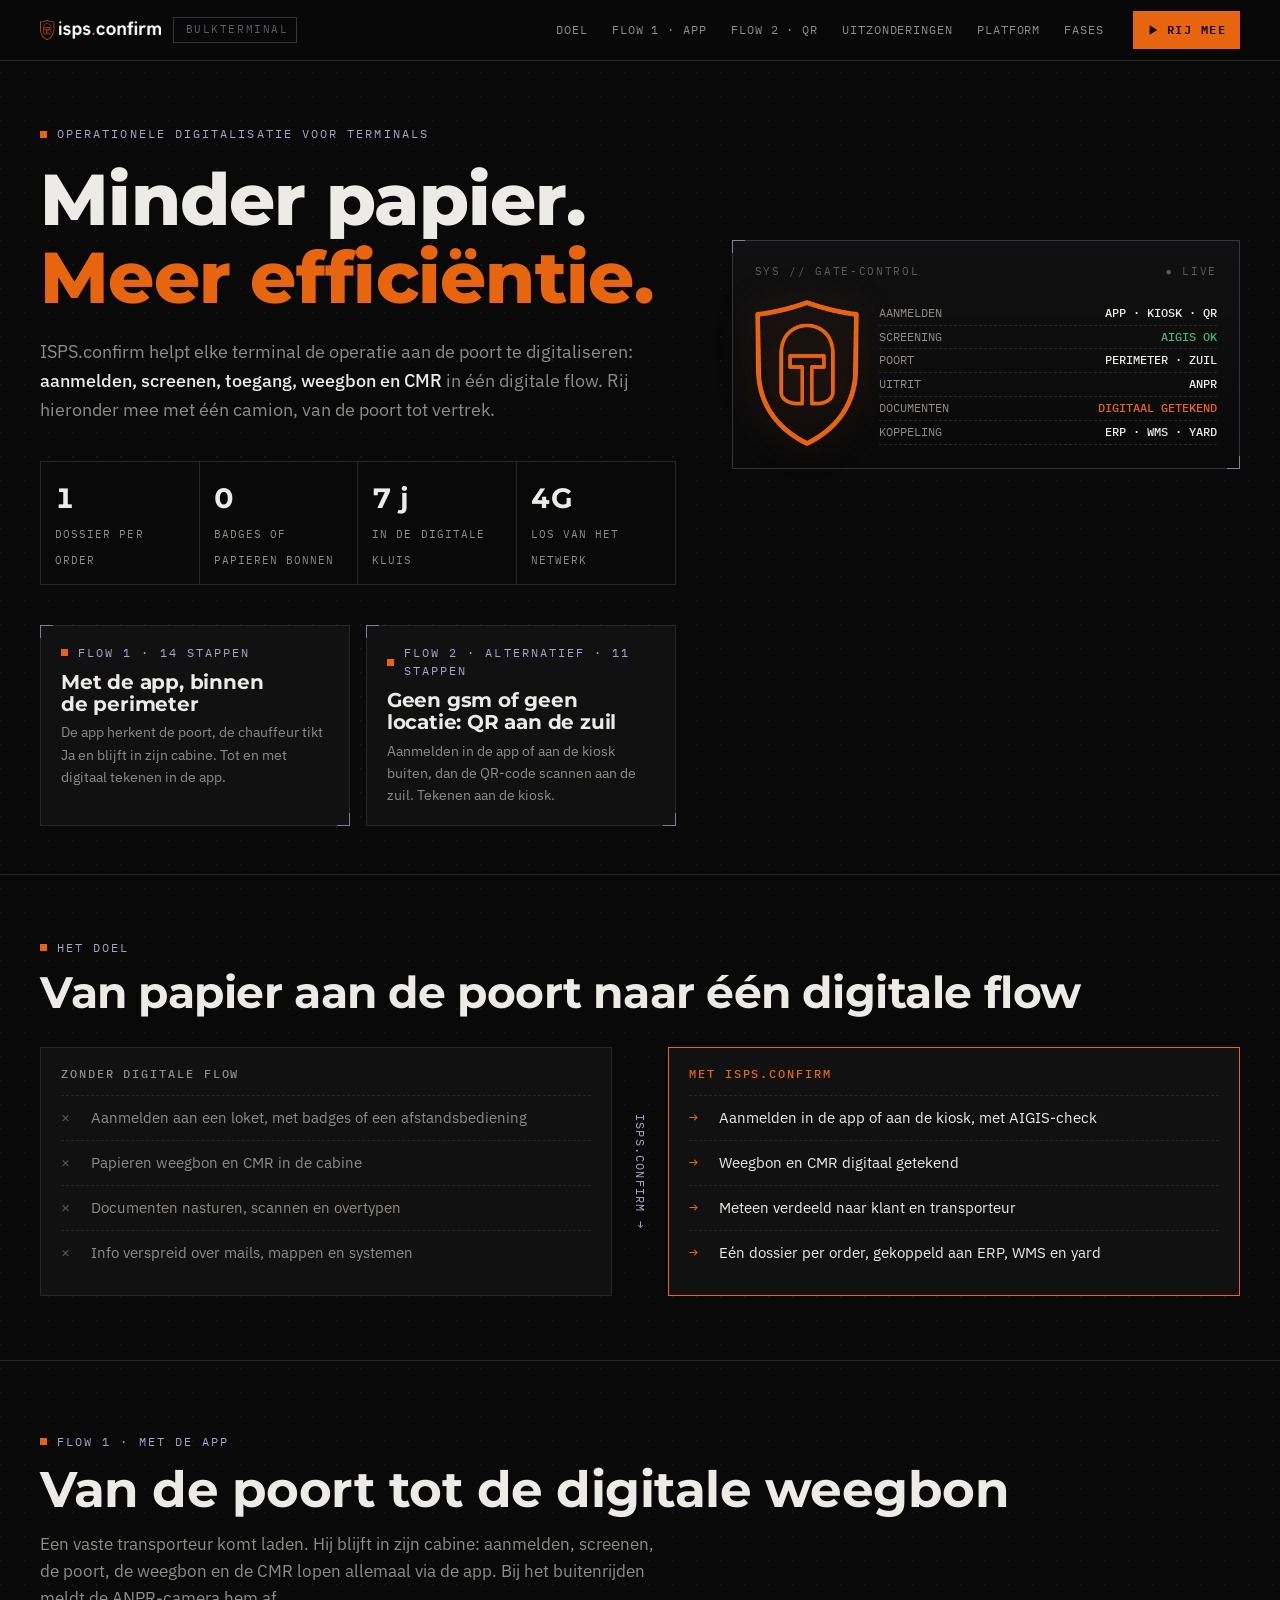
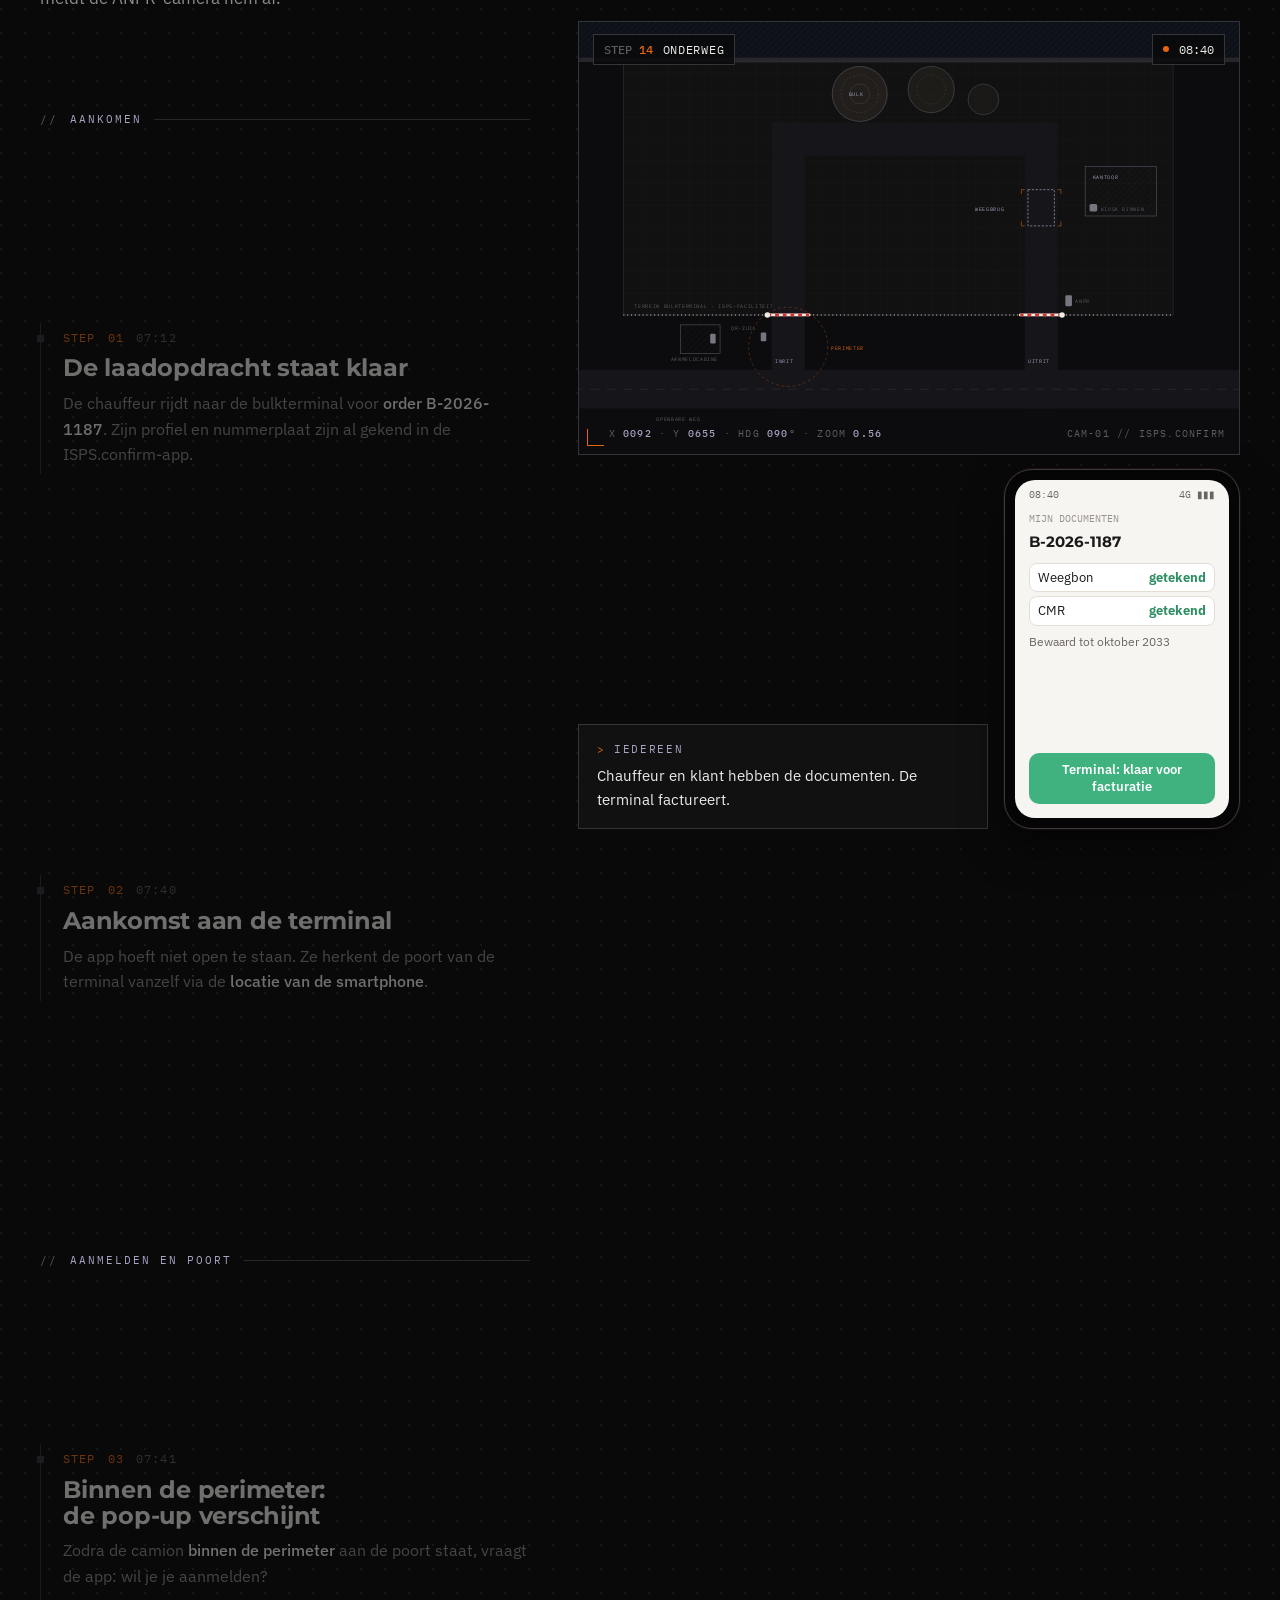
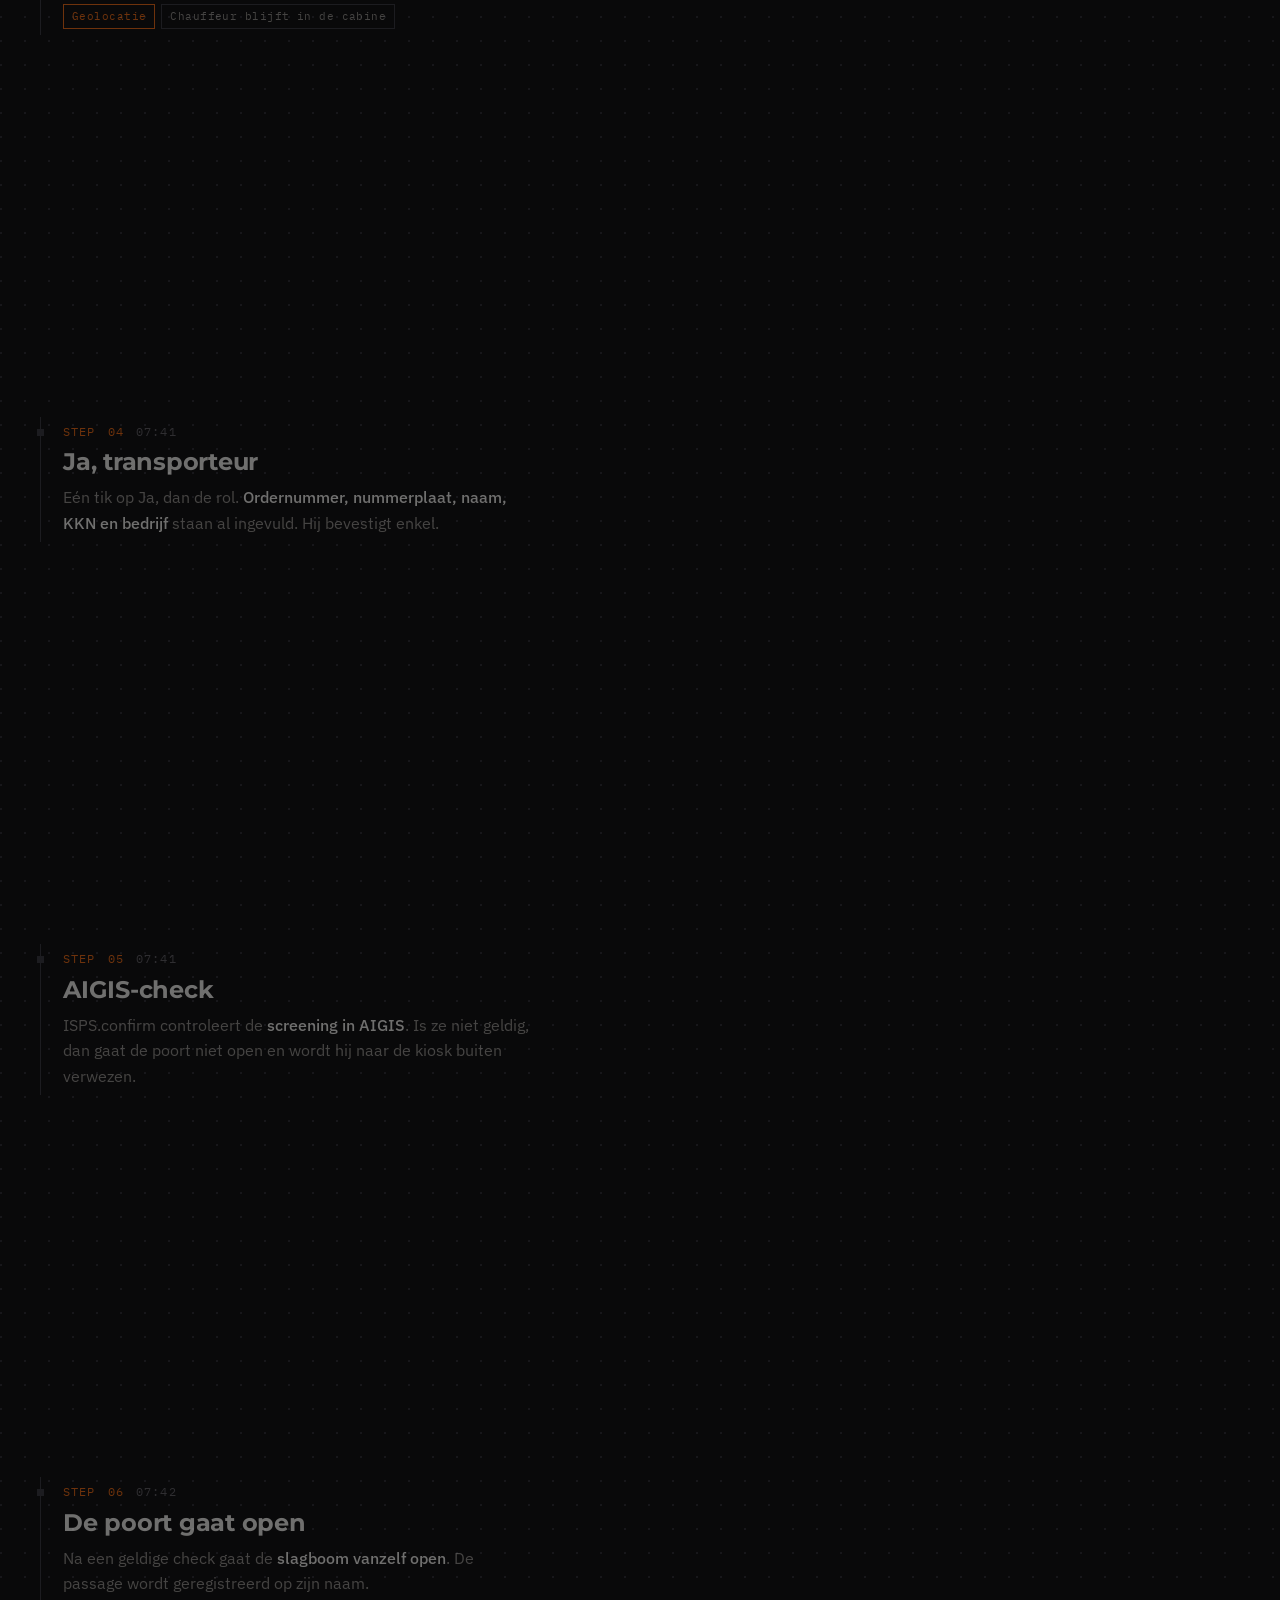
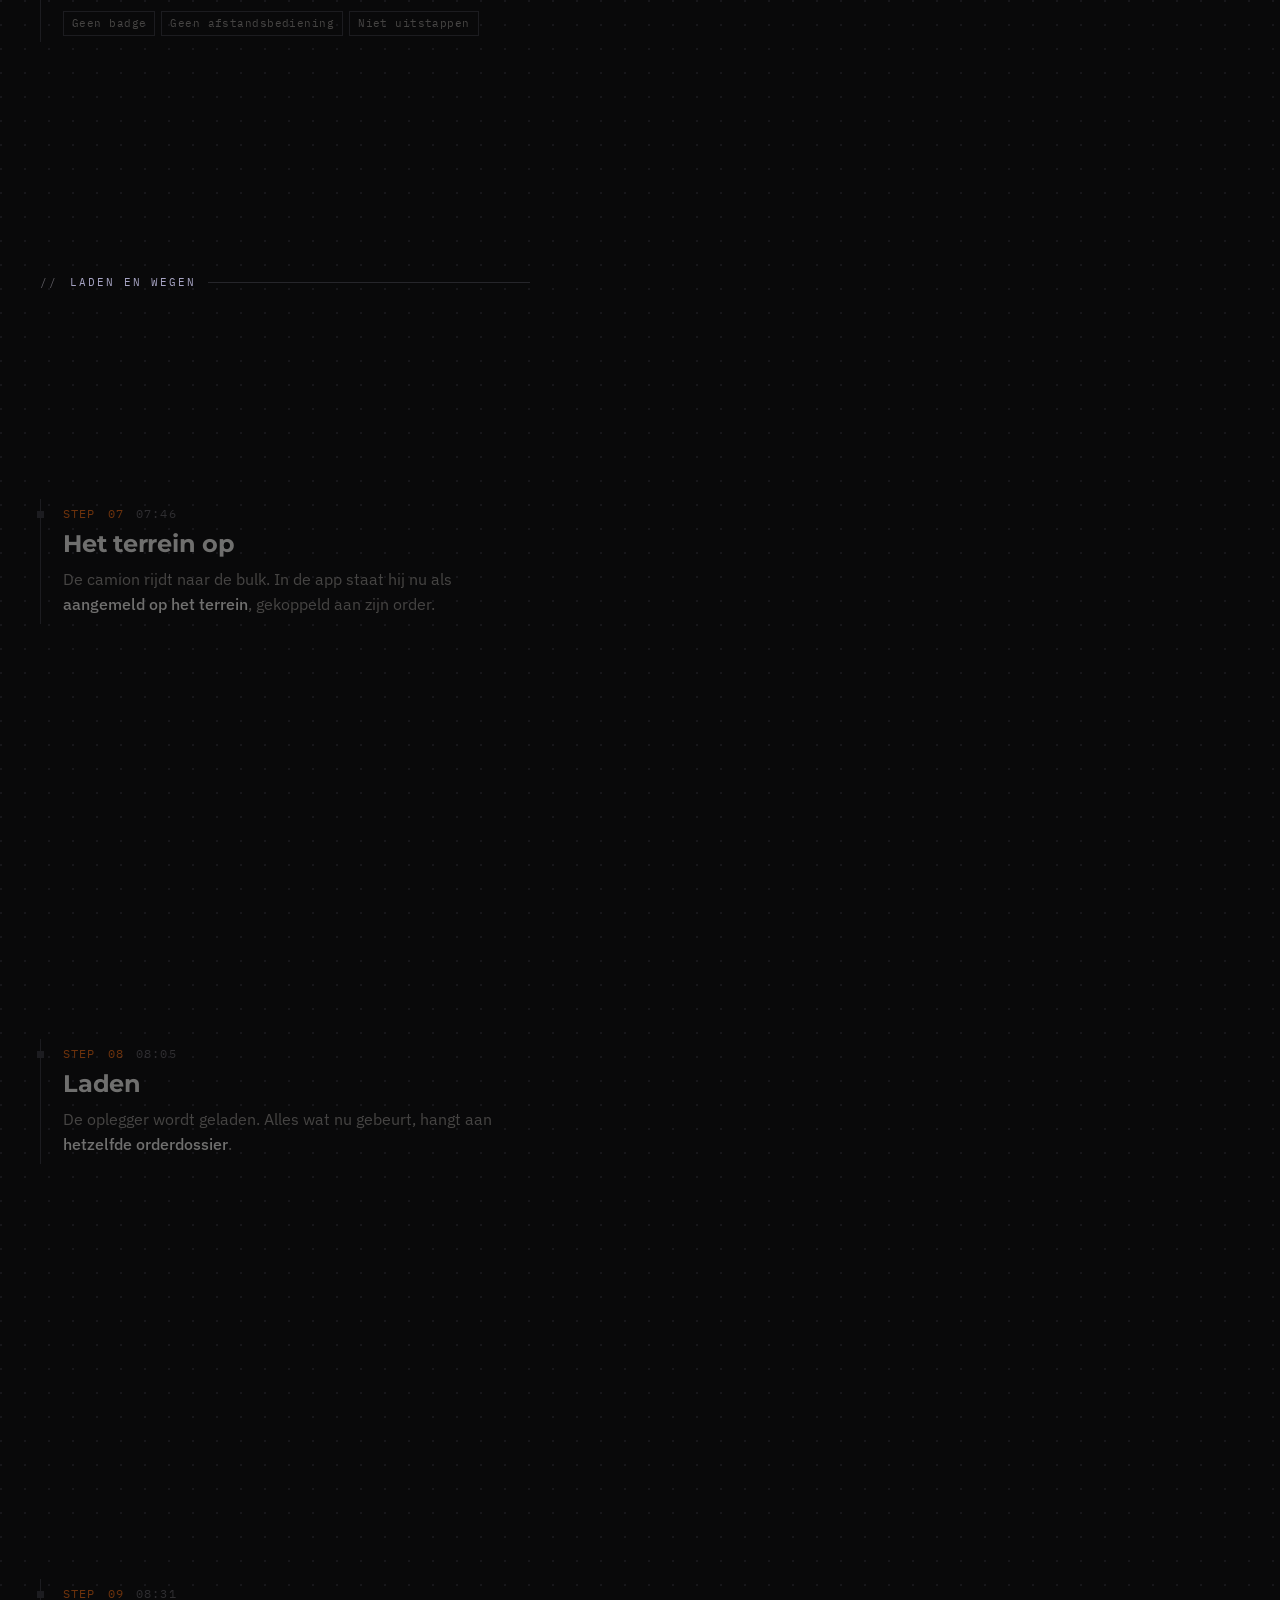
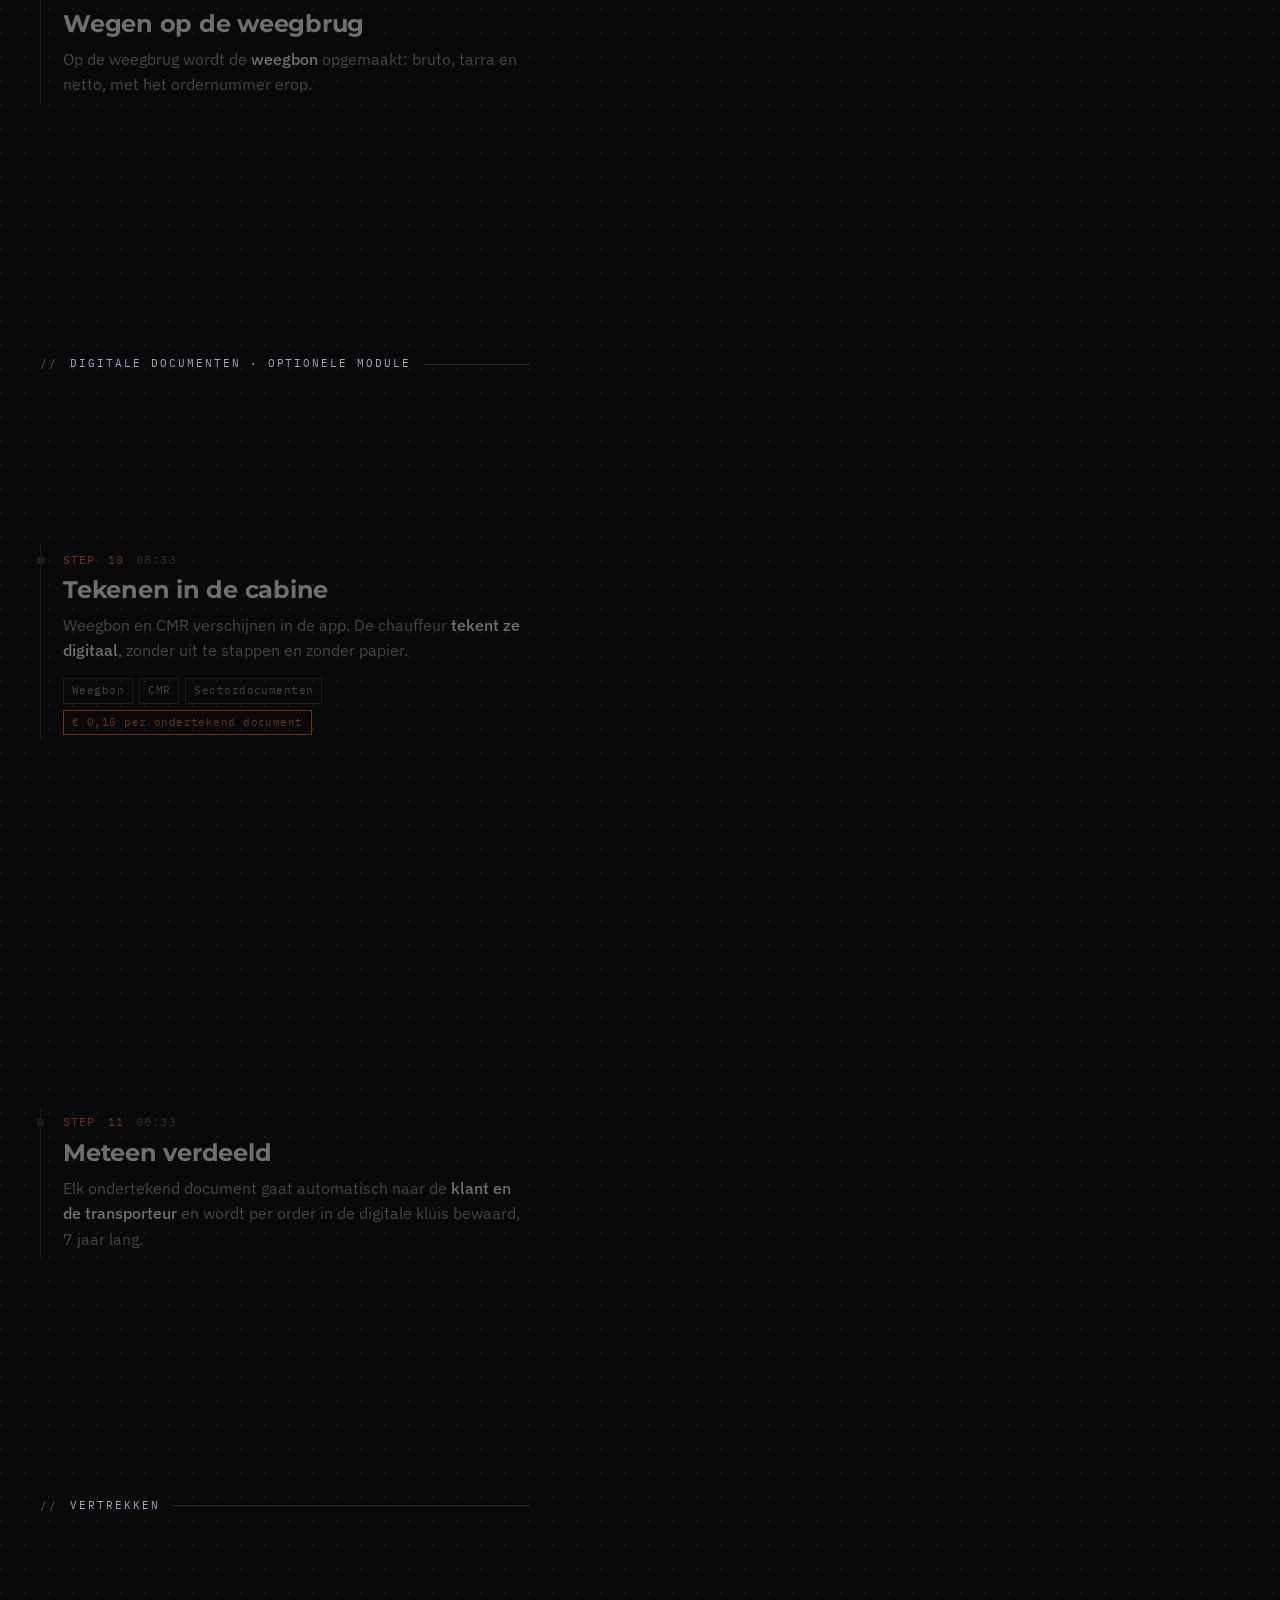
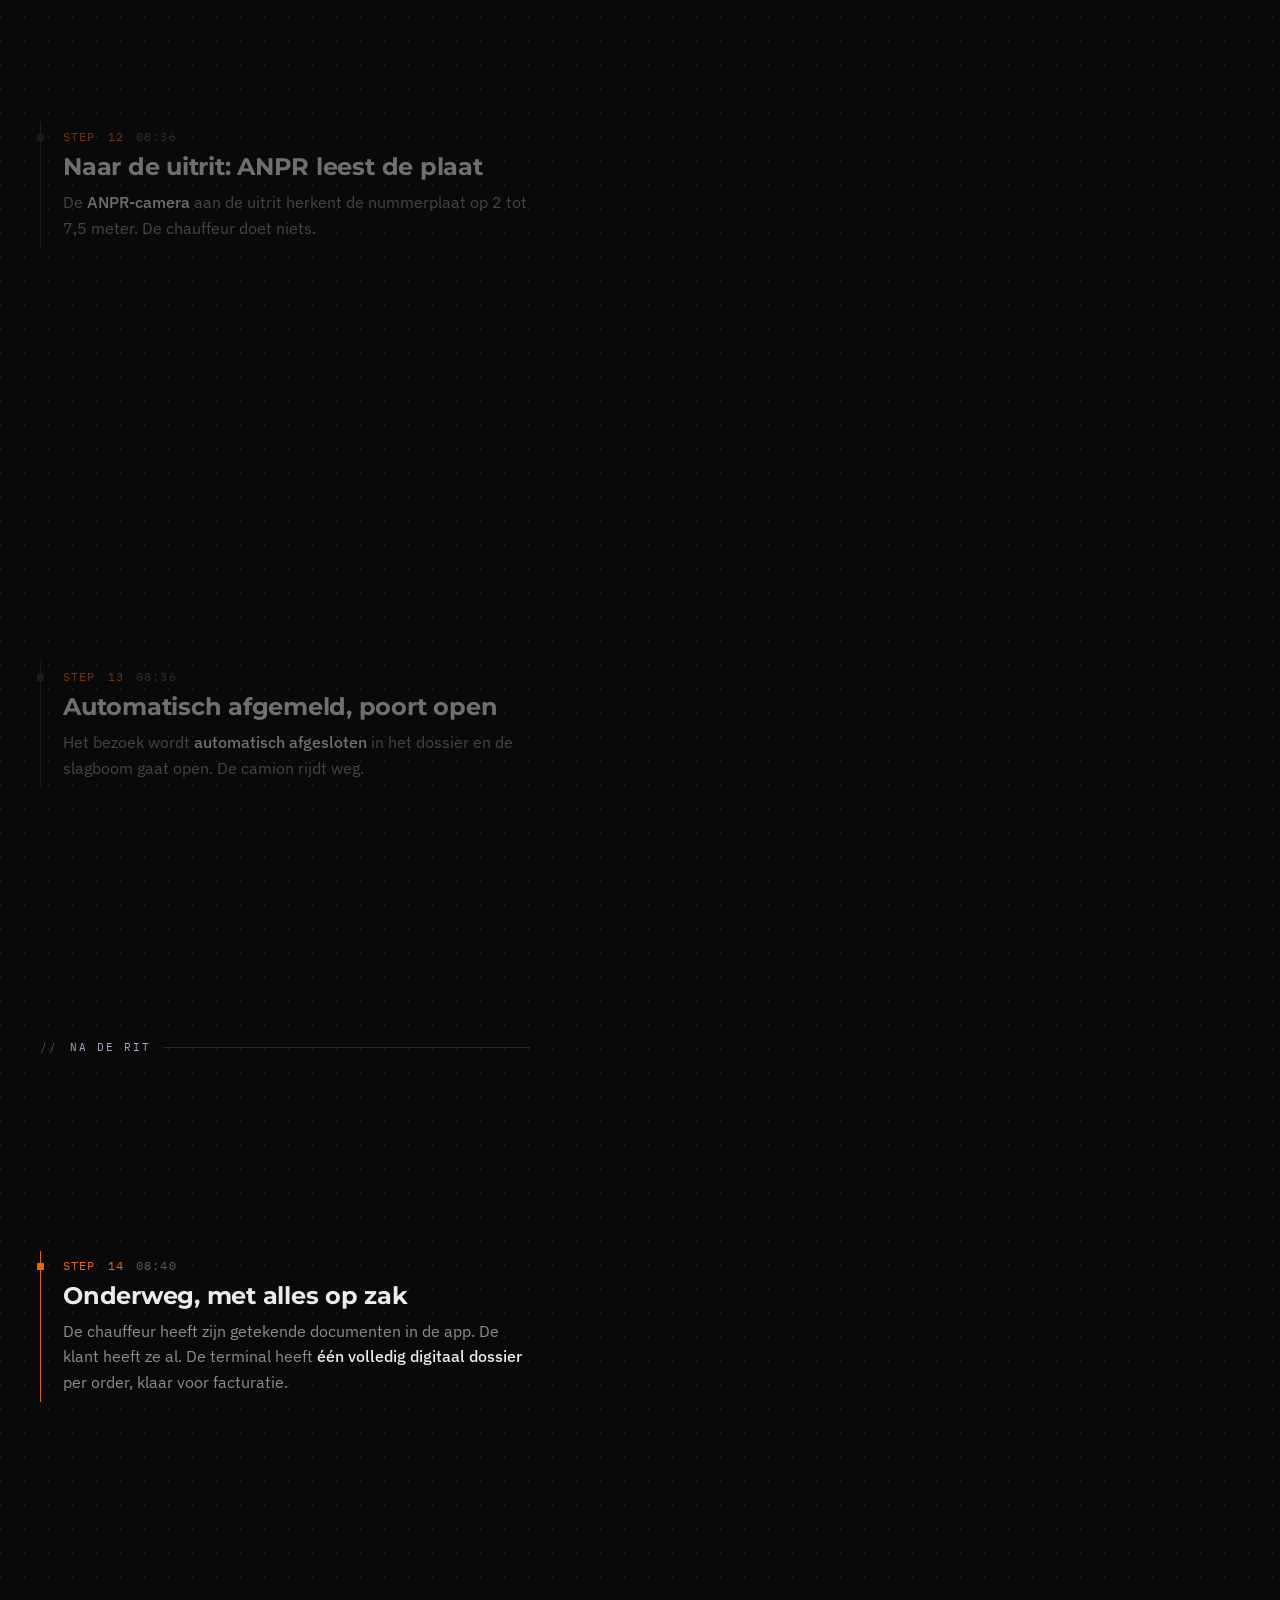
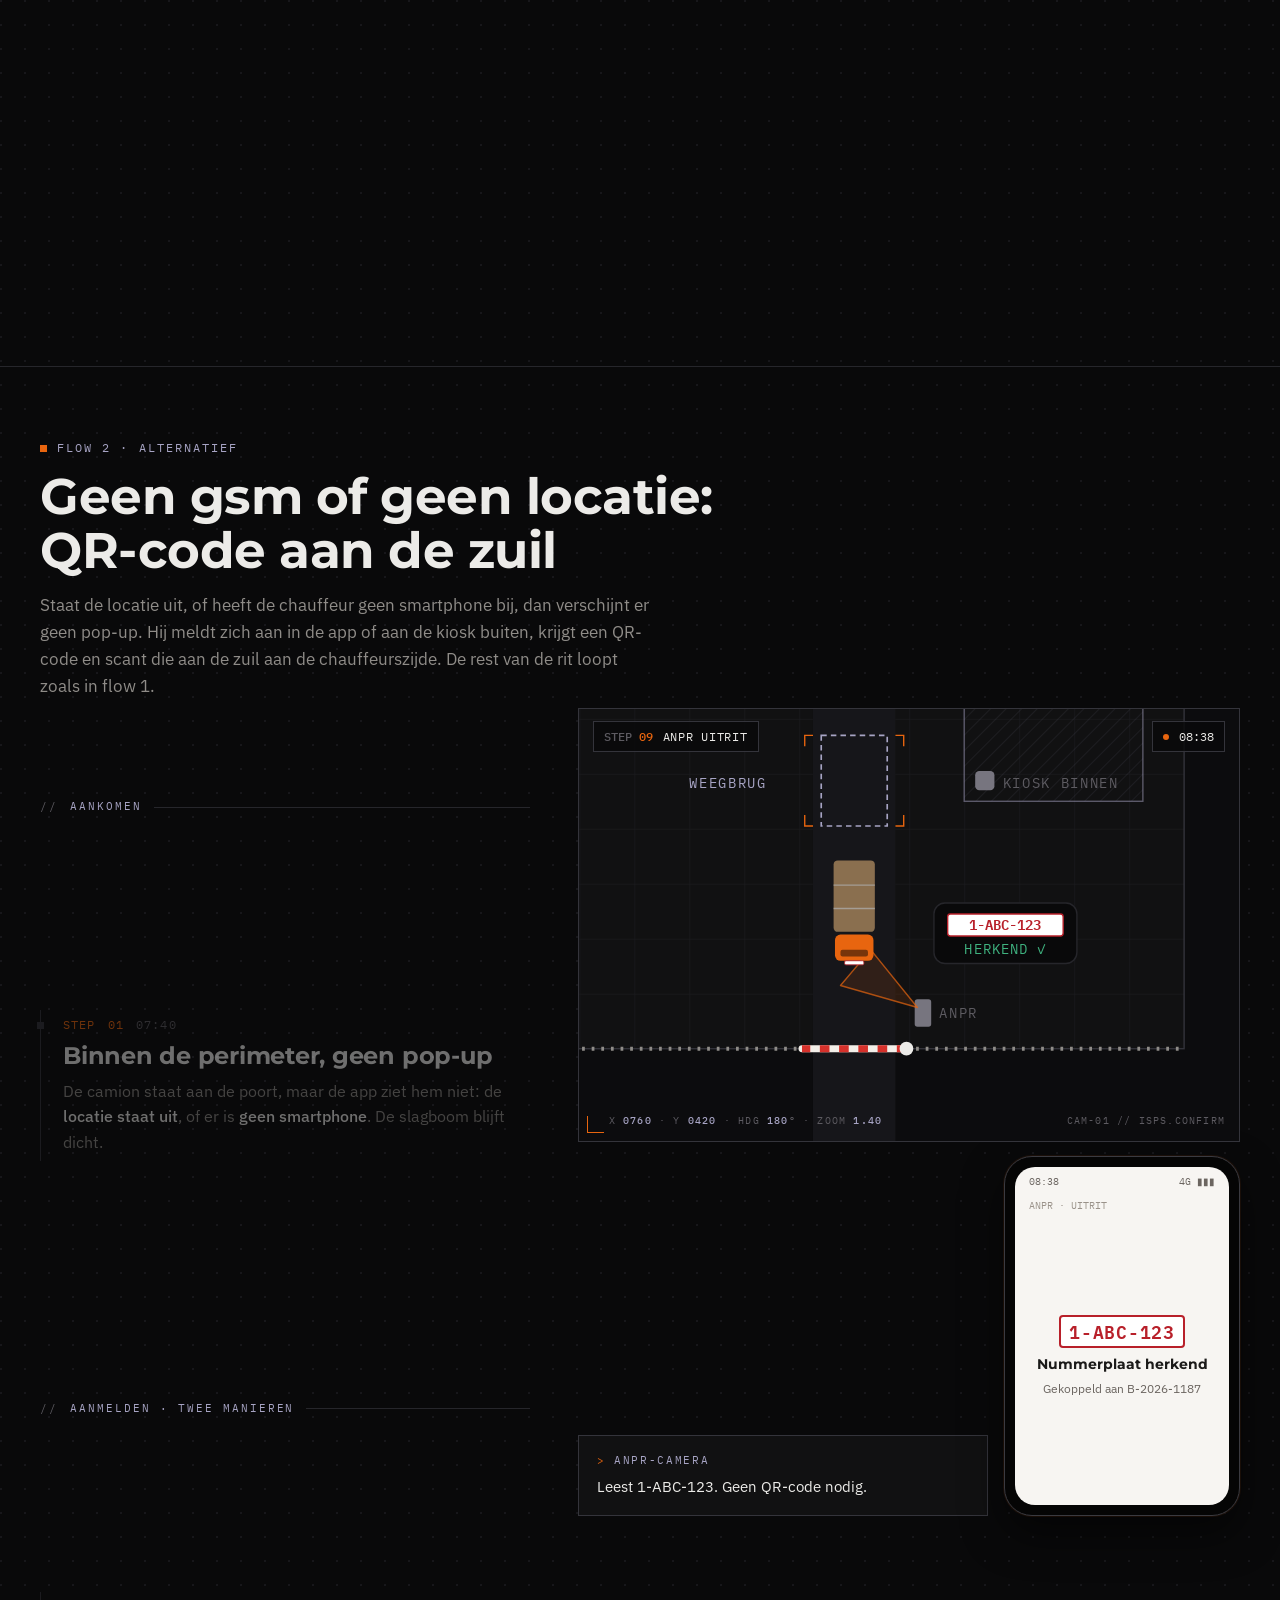
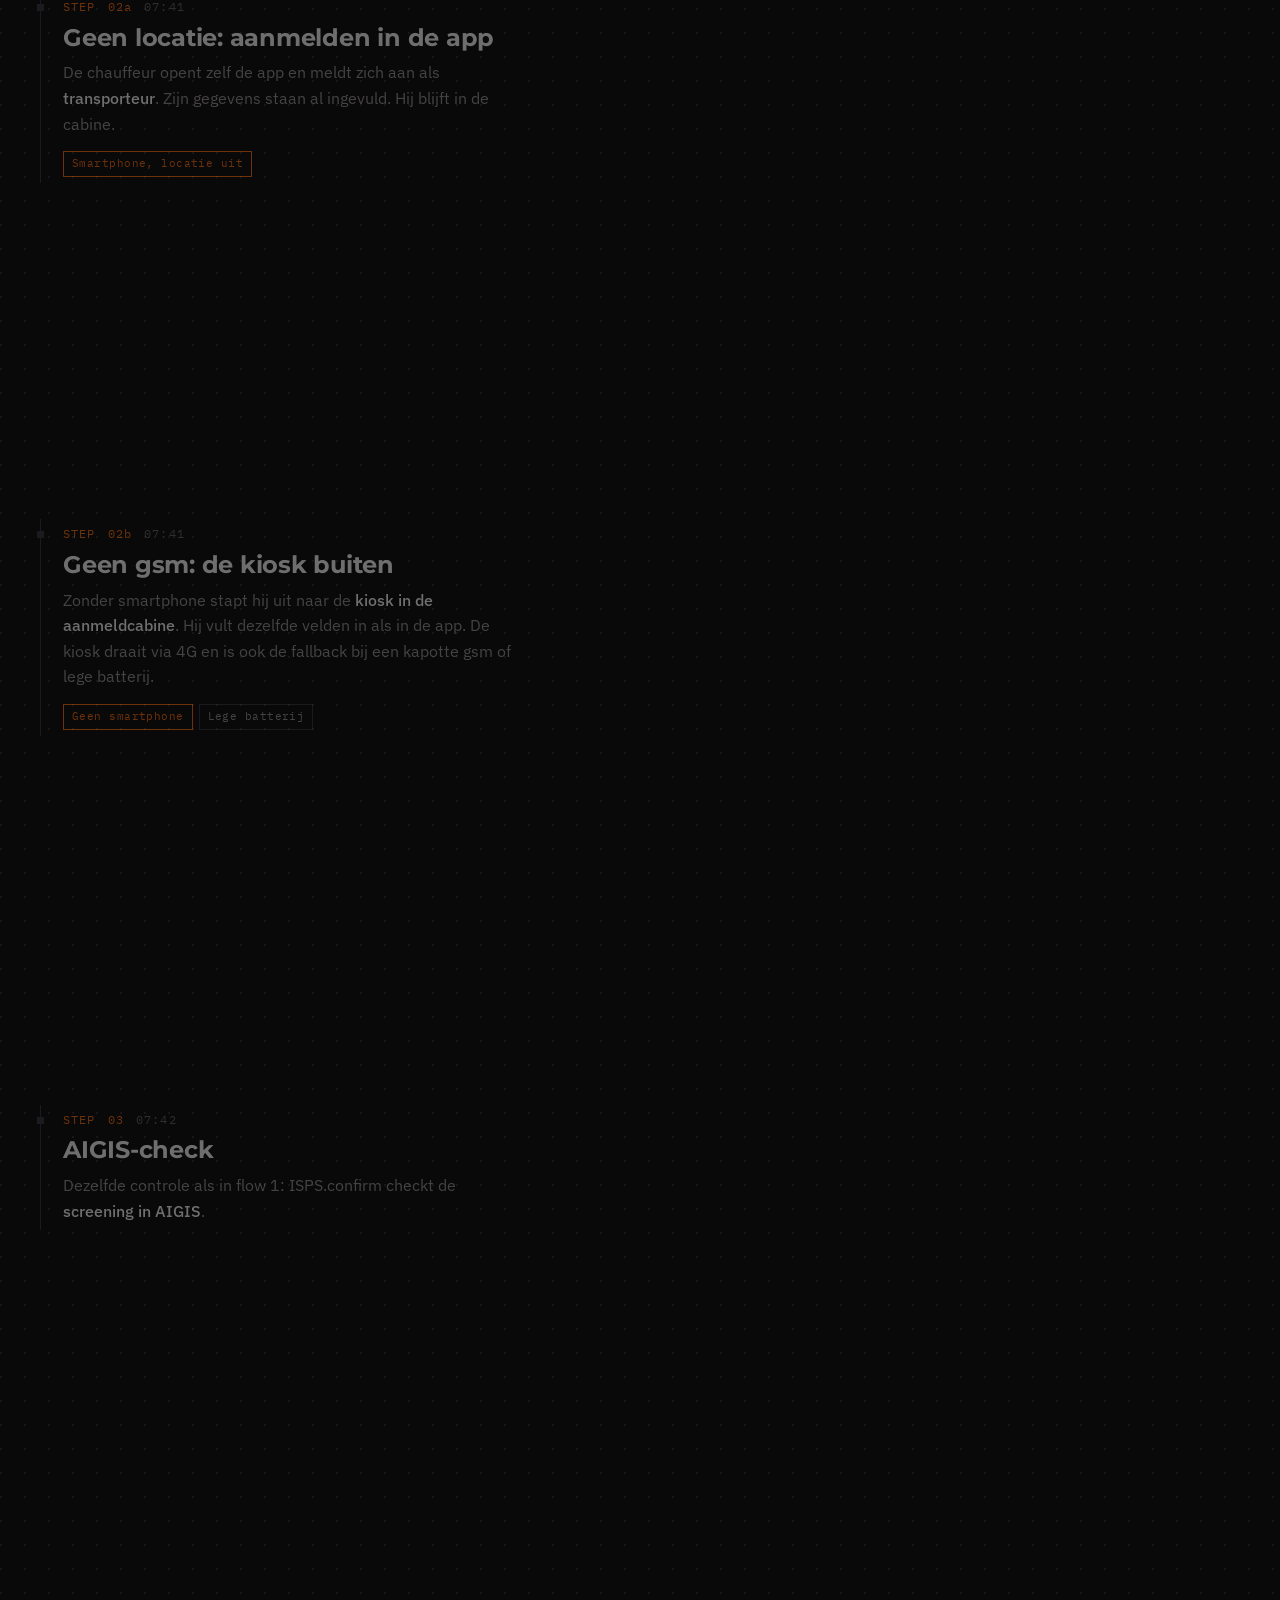
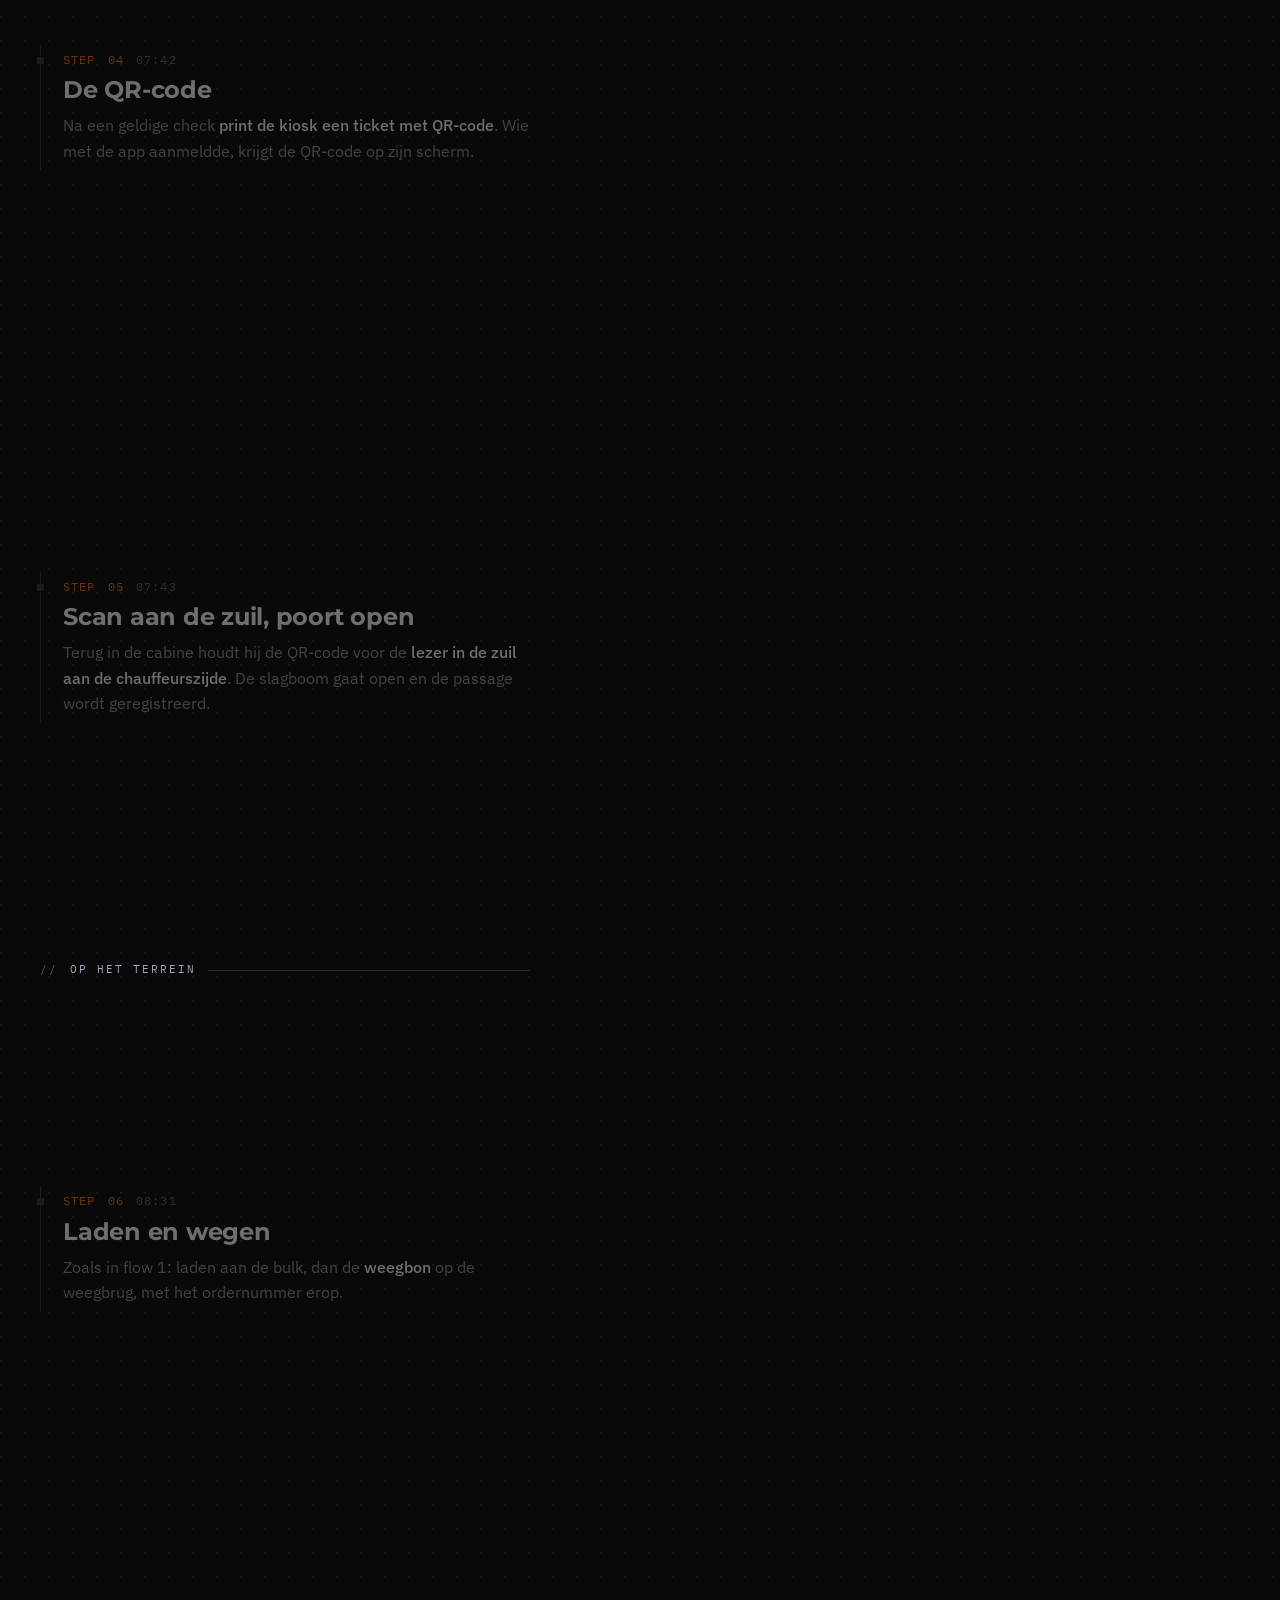
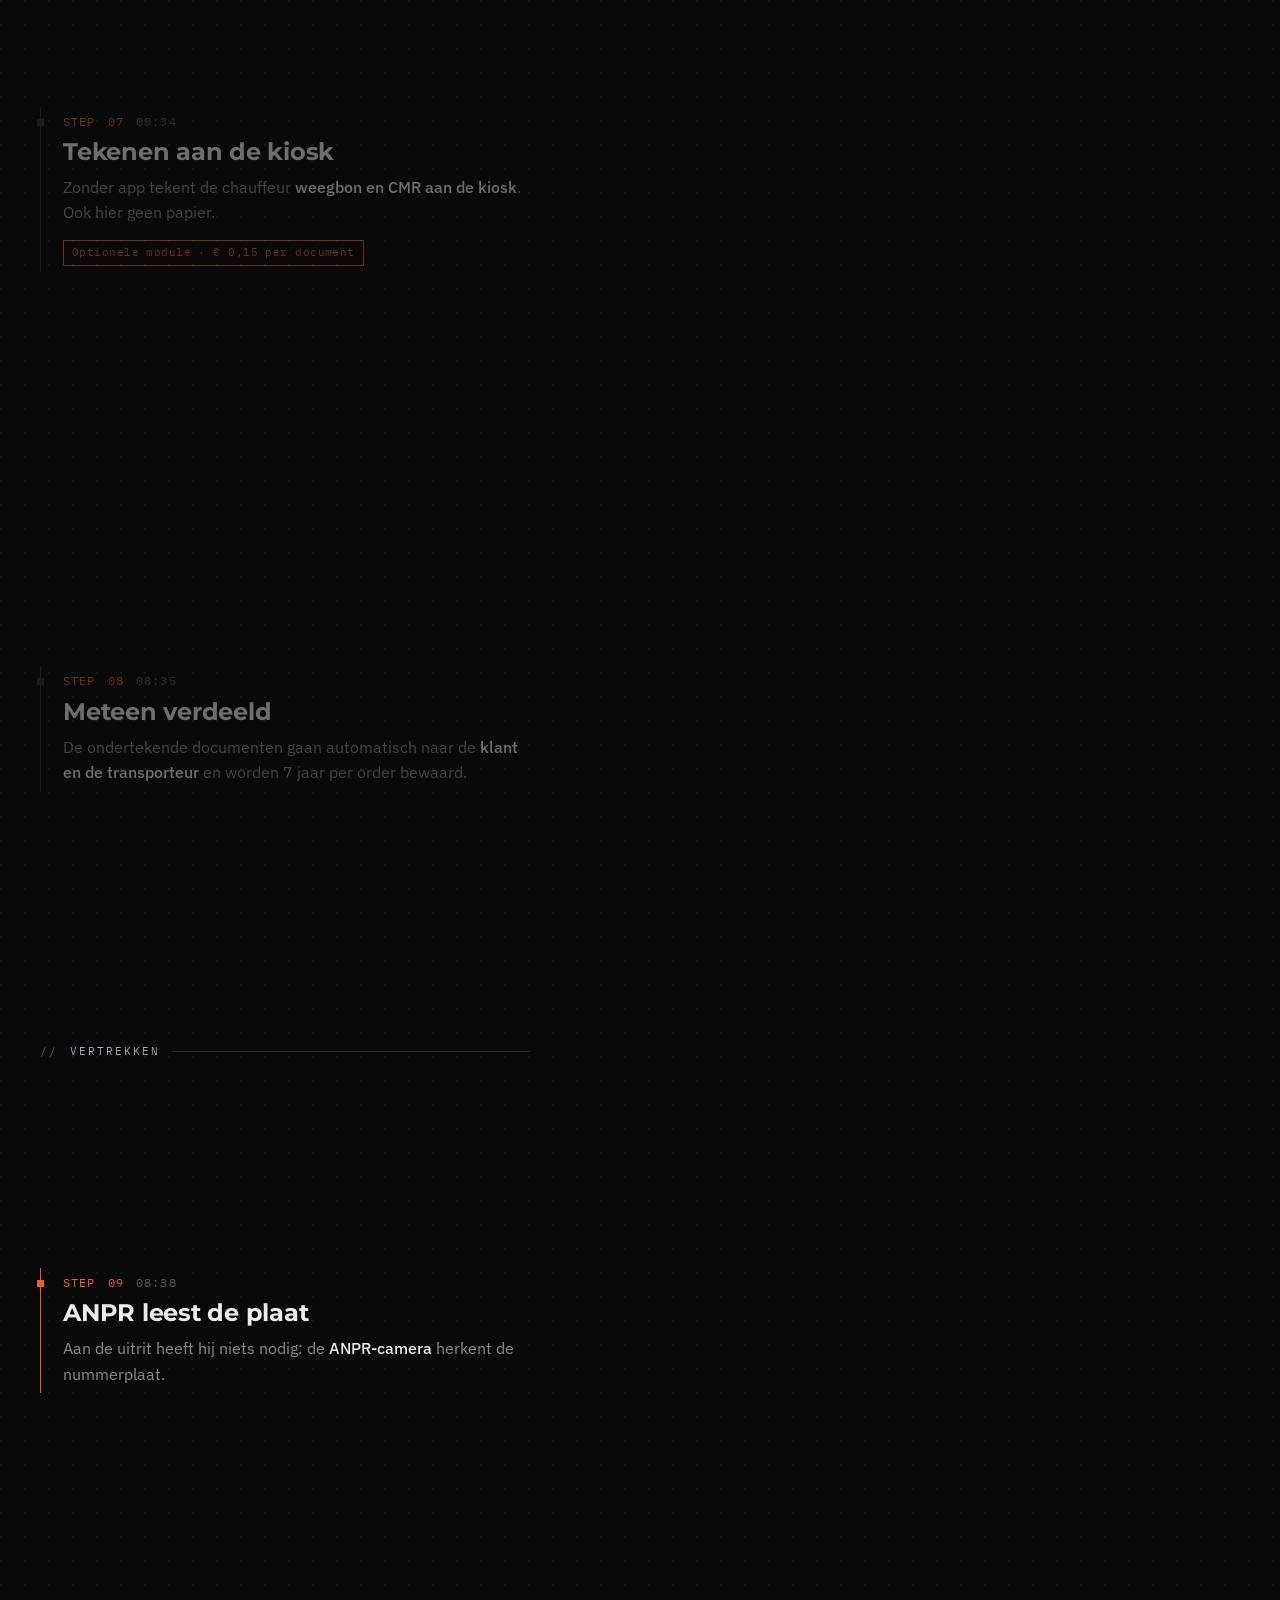
<file: demo/index.html>
<!doctype html>
<html lang="nl">
<head>
<meta charset="utf-8">
<meta name="robots" content="noindex, nofollow">
<meta name="viewport" content="width=device-width, initial-scale=1, viewport-fit=cover">
<meta name="description" content="ISPS.confirm voor bulkterminals: minder papier, meer efficiëntie. Rij mee met één camion van de poort tot vertrek.">
<title>Demo · isps.confirm</title>
<link rel="preconnect" href="https://fonts.googleapis.com">
<link rel="preconnect" href="https://fonts.gstatic.com" crossorigin>
<link rel="stylesheet" href="https://fonts.googleapis.com/css2?family=Montserrat:wght@600;700;800&family=IBM+Plex+Sans:wght@400;500;600&family=IBM+Plex+Mono:wght@400;500;600&display=swap">
<style>
/* Layout: operator console. Thin-line HUD over near-black, brand orange as the only signal colour, a cool steel tint for instrument lines. Story left, live camera on the terminal right. */
:root{
  --bg:#09090a; --surface:#111112; --surface-2:#17171a; --line:#26262b; --line-2:#34343b;
  --terrain:#0c0c0e; --road:#16161a; --water:#0d1117;
  --fg:#ecebe8; --muted:#8f8c88; --dim:#5d5b61; --steel:#a7a4c4; --gear:#77757f;
  --accent:#E8650F; --accent-soft:rgba(232,101,15,.14);
  --ok:#3fb27f; --bad:#e0533d; --load:#6b5a44;
  --display:"Montserrat", "Segoe UI", system-ui, sans-serif;
  --body:"IBM Plex Sans", system-ui, -apple-system, "Segoe UI", sans-serif;
  --mono:"IBM Plex Mono", ui-monospace, "Cascadia Mono", Consolas, monospace;
  --bar:60px;
  color-scheme:dark;
}
*{box-sizing:border-box}
html,body{overflow-x:clip}
body{background:var(--bg);color:var(--fg);font-family:var(--body);font-size:16px;line-height:1.6;-webkit-font-smoothing:antialiased;
  background-image:radial-gradient(circle at 1px 1px,rgba(167,164,196,.09) 1px,transparent 1.4px);background-size:24px 24px}
h1,h2,h3{font-family:var(--display);font-weight:700;line-height:1.08;text-wrap:balance;margin:0;letter-spacing:-.01em}
p{margin:0}
.wrap{max-width:1240px;margin:0 auto;padding-inline:20px}
.eyebrow{font-family:var(--mono);font-size:11.5px;letter-spacing:.18em;text-transform:uppercase;color:var(--steel);display:flex;align-items:center;gap:10px}
.eyebrow::before{content:"";width:7px;height:7px;background:var(--accent);flex:none}
.mono{font-family:var(--mono)}
.muted{color:var(--muted)}
button{font:inherit;color:inherit;cursor:pointer}
:focus-visible{outline:1px solid var(--accent);outline-offset:3px}
/* HUD corner brackets */
.br{position:relative}
.br::before,.br::after{content:"";position:absolute;width:12px;height:12px;border-color:var(--steel);border-style:solid;opacity:.7;pointer-events:none}
.br::before{left:-1px;top:-1px;border-width:1px 0 0 1px}
.br::after{right:-1px;bottom:-1px;border-width:0 1px 1px 0}

/* Top bar */
.bar{position:sticky;top:env(safe-area-inset-top,0px);z-index:30;background:rgba(9,9,10,.86);backdrop-filter:blur(10px);-webkit-backdrop-filter:blur(10px);border-bottom:1px solid var(--line)}
.bar .wrap{height:var(--bar);display:flex;align-items:center;gap:18px;position:relative}
.brand{display:flex;align-items:center;gap:12px;white-space:nowrap}
.brand img.wm{height:20px;width:auto;display:block}
.brand .tag{font-family:var(--mono);font-size:11px;letter-spacing:.14em;color:var(--dim);border-left:1px solid var(--line-2);padding-left:12px}
.chapters{display:flex;gap:2px;margin-left:auto;min-width:0;overflow-x:auto;scrollbar-width:none}
.chapters a{font-family:var(--mono);font-size:11.5px;letter-spacing:.08em;text-transform:uppercase;color:var(--muted);text-decoration:none;padding:7px 10px;white-space:nowrap;border:1px solid transparent}
.chapters a.on{color:var(--fg);border-color:var(--line-2);background:var(--surface)}
.play{display:inline-flex;align-items:center;gap:8px;background:var(--accent);color:#120800;border:0;padding:9px 14px;font-family:var(--mono);font-weight:600;font-size:12px;letter-spacing:.12em;text-transform:uppercase;white-space:nowrap}
.play svg{width:12px;height:12px}
.progress{position:absolute;left:0;bottom:-1px;height:1px;background:var(--accent);width:0;transition:width .2s linear}
@media (max-width:860px){.chapters{display:none}.play{margin-left:auto}.brand .tag{display:none}}

/* Hero */
.hero{padding-block:64px 48px;position:relative}
.hero .wrap{display:grid;grid-template-columns:minmax(0,1.25fr) minmax(0,1fr);gap:56px;align-items:center}
.hero h1{font-size:clamp(38px,5.6vw,72px);margin-top:18px;font-weight:800}
.hero h1 em{font-style:normal;color:var(--accent)}
.hero .lede{font-size:18px;color:var(--muted);max-width:54ch;margin-top:22px}
.hero .lede strong{color:var(--fg);font-weight:500}
.kpis{display:grid;grid-template-columns:repeat(4,minmax(0,1fr));gap:1px;background:var(--line);border:1px solid var(--line);margin-top:36px}
.kpis div{background:var(--bg);padding:14px 14px 12px}
.kpis b{display:block;font-family:var(--display);font-size:28px;font-weight:700;color:var(--fg);font-variant-numeric:tabular-nums}
.kpis span{font-family:var(--mono);font-size:10.5px;letter-spacing:.1em;text-transform:uppercase;color:var(--muted)}
.console{border:1px solid var(--line-2);background:linear-gradient(180deg,var(--surface),var(--bg));padding:22px;display:grid;grid-template-columns:auto 1fr;gap:20px;align-items:center}
.console img{width:104px;height:auto;filter:drop-shadow(0 0 18px rgba(232,101,15,.25))}
.console .lines{font-family:var(--mono);font-size:12px;line-height:1.9;color:var(--muted);min-width:0}
.console .lines div{display:flex;justify-content:space-between;gap:12px;border-bottom:1px dashed var(--line);white-space:nowrap}
.console .lines b{color:var(--fg);font-weight:500}
.console .lines .on{color:var(--ok)}
.console .lines .acc{color:var(--accent)}
.console .head{grid-column:1/-1;display:flex;justify-content:space-between;font-family:var(--mono);font-size:10.5px;letter-spacing:.16em;color:var(--dim);text-transform:uppercase}
.blink{animation:blink 1.4s steps(2) infinite}
@keyframes blink{50%{opacity:.25}}
.flows-pick{display:grid;grid-template-columns:repeat(2,minmax(0,1fr));gap:16px;margin-top:40px}
.pick{display:block;text-decoration:none;color:inherit;background:var(--surface);border:1px solid var(--line);padding:18px 20px;transition:border-color .2s}
.pick:hover{border-color:var(--accent)}
.pick h3{font-size:20px;margin-top:10px}
.pick p{color:var(--muted);font-size:14px;margin-top:6px}
@media (max-width:860px){.hero .wrap{grid-template-columns:1fr;gap:28px}.flows-pick{grid-template-columns:1fr}.kpis{grid-template-columns:repeat(2,minmax(0,1fr))}}

/* Paper vs digital */
.paper{border-top:1px solid var(--line);padding-block:64px}
.paper h2{font-size:clamp(28px,3.6vw,44px);margin-top:12px}
.vs{display:grid;grid-template-columns:minmax(0,1fr) 56px minmax(0,1fr);gap:0;margin-top:30px;align-items:stretch}
.vs .col{border:1px solid var(--line);background:var(--surface);padding:20px}
.vs .col.new{border-color:var(--accent)}
.vs h3{font-family:var(--mono);font-size:12px;letter-spacing:.16em;text-transform:uppercase;font-weight:500;color:var(--muted)}
.vs .new h3{color:var(--accent)}
.vs ul{list-style:none;margin:14px 0 0;padding:0;display:flex;flex-direction:column}
.vs li{padding:10px 0;border-top:1px dashed var(--line);font-size:15px;display:grid;grid-template-columns:22px 1fr;gap:8px}
.vs .old li{color:var(--muted)}
.vs .old li::before{content:"×";font-family:var(--mono);color:var(--dim)}
.vs .new li::before{content:"→";font-family:var(--mono);color:var(--accent)}
.vs .arrow{display:grid;place-items:center;font-family:var(--mono);color:var(--steel);font-size:12px;letter-spacing:.1em;writing-mode:vertical-rl}
@media (max-width:760px){.vs{grid-template-columns:1fr}.vs .arrow{writing-mode:horizontal-tb;padding:10px}}

/* Chapter heading */
.chapter{padding-block:72px 8px;border-top:1px solid var(--line)}
.chapter h2{font-size:clamp(30px,4.2vw,50px);margin-top:12px}
.chapter p.intro{color:var(--muted);max-width:62ch;margin-top:14px;font-size:17px}

/* Scrolly */
.scrolly{display:grid;grid-template-columns:minmax(0,.85fr) minmax(0,1.15fr);gap:48px;padding-bottom:64px}
.steps{display:flex;flex-direction:column;padding-block:10vh 34vh}
.group{font-family:var(--mono);font-size:11px;letter-spacing:.18em;text-transform:uppercase;color:var(--steel);margin:44px 0 0;display:flex;align-items:center;gap:12px}
.group::before{content:"//";color:var(--dim)}
.group::after{content:"";flex:1;height:1px;background:var(--line)}
.group:first-child{margin-top:0}
.step{min-height:60vh;display:flex;align-items:center;padding-block:24px}
.card{width:100%;border-left:1px solid var(--line-2);padding:6px 0 6px 22px;transition:border-color .35s,opacity .35s;opacity:.45;position:relative}
.card::before{content:"";position:absolute;left:-4px;top:12px;width:7px;height:7px;background:var(--line-2);transition:background .35s}
.step.on .card{border-color:var(--accent);opacity:1}
.step.on .card::before{background:var(--accent)}
.card .n{font-family:var(--mono);font-size:11.5px;letter-spacing:.1em;color:var(--accent);display:flex;gap:12px}
.card .n::before{content:"STEP"}
.card .n span{color:var(--dim)}
.card h3{font-size:24px;margin-top:8px}
.card p{color:var(--muted);margin-top:10px;max-width:52ch}
.card p strong{color:var(--fg);font-weight:500}
.tags{display:flex;flex-wrap:wrap;gap:6px;margin-top:14px}
.tag{font-family:var(--mono);font-size:11px;letter-spacing:.04em;border:1px solid var(--line-2);padding:3px 8px;color:var(--muted)}
.tag.a{border-color:var(--accent);color:var(--accent)}
.slot{margin-top:18px}
.slot:empty{display:none}

.stage{position:sticky;top:calc(var(--bar) + env(safe-area-inset-top,0px) + 16px);height:calc(100vh - var(--bar) - 32px);display:flex;flex-direction:column;gap:14px;min-width:0}
.scene{flex:1 1 auto;min-height:0;background:var(--terrain);border:1px solid var(--line-2);position:relative;overflow:hidden}
.scene::before,.scene::after{content:"";position:absolute;width:16px;height:16px;border-color:var(--accent);border-style:solid;z-index:2;pointer-events:none}
.scene::before{left:8px;bottom:8px;border-width:0 0 1px 1px}
.scene::after{right:8px;top:8px;border-width:1px 1px 0 0;display:none}
.scene svg{width:100%;height:100%;display:block}
.hud{position:absolute;left:14px;right:14px;top:12px;display:flex;justify-content:space-between;gap:8px;pointer-events:none}
.cap,.clock{display:flex;align-items:center;gap:10px;background:rgba(9,9,10,.82);border:1px solid var(--line-2);padding:5px 10px;font-family:var(--mono);font-size:12px;min-width:0}
.cap b{font-weight:500;color:var(--accent)}
.cap b::before{content:"STEP ";color:var(--dim)}
.cap span{white-space:nowrap;overflow:hidden;text-overflow:ellipsis;text-transform:uppercase;letter-spacing:.06em}
.clock{flex:none}
.clock i{width:6px;height:6px;border-radius:50%;background:var(--accent);display:inline-block;animation:blink 1.4s steps(2) infinite}
.telemetry{position:absolute;left:30px;bottom:12px;right:14px;display:flex;justify-content:space-between;gap:12px;font-family:var(--mono);font-size:10px;letter-spacing:.12em;color:var(--dim);pointer-events:none;white-space:nowrap;overflow:hidden}
.telemetry b{color:var(--steel);font-weight:500}
.dock{flex:none;display:flex;gap:16px;align-items:flex-end;min-height:0}
.dock .note{flex:1;min-width:0;background:var(--surface);border:1px solid var(--line-2);padding:16px 18px;display:flex;flex-direction:column;gap:6px}
.note .who{font-family:var(--mono);font-size:10.5px;letter-spacing:.16em;text-transform:uppercase;color:var(--steel)}
.note .who::before{content:"> ";color:var(--accent)}
.note .what{font-size:15px}
.dock-phone{flex:none}

/* Phone / kiosk */
.phone{width:236px;height:min(360px,40vh);min-height:260px;border-radius:28px;background:#050505;border:1px solid #3a3a40;padding:10px;box-shadow:0 0 0 1px rgba(232,101,15,.08),0 18px 40px rgba(0,0,0,.5)}
.phone.kiosk{border-radius:6px;background:#1a1a1d;border:1px solid #44444b;padding:12px 10px 26px;position:relative}
.phone.kiosk::after{content:attr(data-dev);position:absolute;left:0;right:0;bottom:7px;text-align:center;font-family:var(--mono);font-size:9px;letter-spacing:.2em;color:#8a8790}
.phone.kiosk .screen{border-radius:3px}
.screen{height:100%;border-radius:20px;background:#f7f5f2;color:#1b1a19;overflow:hidden;font-size:12.5px;line-height:1.4;display:flex;flex-direction:column}
.screen .sb{display:flex;justify-content:space-between;font-family:var(--mono);font-size:10px;color:#6b6560;padding:8px 14px 4px}
.screen .bd{flex:1;padding:6px 14px 14px;display:flex;flex-direction:column;gap:8px;min-height:0;animation:in .35s ease}
.screen .ttl{font-family:var(--display);font-weight:700;font-size:15px;line-height:1.2}
.screen .sub{color:#6b6560;font-size:11.5px}
.screen .btn{display:block;text-align:center;border-radius:10px;padding:8px;font-weight:600;background:#E8650F;color:#fff}
.screen .btn.g{background:#e7e2dc;color:#1b1a19}
.screen .btn.ok{background:#3fb27f}
.screen .row2{display:grid;grid-template-columns:1fr 1fr;gap:8px}
.screen .fld{display:flex;justify-content:space-between;gap:8px;border-bottom:1px solid #e3ddd6;padding:3px 0}
.screen .fld span:first-child{color:#8a837c}
.screen .fld span:last-child{font-weight:500;text-align:right}
.screen .roles{display:grid;grid-template-columns:repeat(3,1fr);gap:4px}
.screen .roles span{font-size:8.5px;text-align:center;padding:5px 1px;border-radius:7px;background:#ece7e1;font-weight:600;overflow:hidden}
.screen .roles span.on{background:#E8650F;color:#fff}
.screen .tagline{font-family:var(--mono);font-size:9.5px;color:#9a928a}
.screen .center{flex:1;display:flex;flex-direction:column;align-items:center;justify-content:center;text-align:center;gap:8px}
.screen .big{width:62px;height:62px;border-radius:50%;display:grid;place-items:center}
.screen .big.ok{background:#3fb27f;color:#fff}
.screen .big.or{background:#E8650F;color:#fff}
.screen .big svg{width:30px;height:30px}
.dotok{display:inline-block;width:8px;height:8px;border-radius:50%;background:#3fb27f}
.checkwrap{position:relative;width:62px;height:62px}
.checkwrap .spin,.checkwrap .big{position:absolute;inset:0}
.spin{border-radius:50%;border:5px solid #e7e2dc;border-top-color:#E8650F;animation:spin 1s linear 2,hide .01s linear 1.9s forwards}
.checkwrap .big{opacity:0;transform:scale(.6);animation:pop .3s ease 1.9s forwards}
.popup{background:#fff;border-radius:14px;padding:12px;box-shadow:0 8px 24px rgba(0,0,0,.12);text-align:center;margin-block:auto}
.map{height:76px;border-radius:12px;background:radial-gradient(circle at 50% 60%,rgba(232,101,15,.25) 0 26px,transparent 27px),repeating-linear-gradient(90deg,#e9e4de 0 1px,transparent 1px 18px),repeating-linear-gradient(0deg,#e9e4de 0 1px,transparent 1px 18px),#f1ede8;position:relative;flex:none}
.map::after{content:"";position:absolute;left:50%;top:60%;width:10px;height:10px;border-radius:50%;background:#E8650F;transform:translate(-50%,-50%);box-shadow:0 0 0 4px rgba(232,101,15,.3)}
.bar2{height:8px;border-radius:4px;background:#e7e2dc;overflow:hidden}
.bar2 i{display:block;height:100%;background:#E8650F;width:100%;animation:grow 3s ease}
.log div{display:grid;grid-template-columns:38px 1fr;gap:8px;padding:4px 0;border-bottom:1px solid #ebe5de;animation:in .3s ease both}
.log div:nth-child(2){animation-delay:.12s}.log div:nth-child(3){animation-delay:.24s}.log div:nth-child(4){animation-delay:.36s}.log div:nth-child(5){animation-delay:.48s}.log div:nth-child(6){animation-delay:.6s}.log div:nth-child(7){animation-delay:.72s}
.log b{font-family:var(--mono);font-weight:500;color:#8a837c;font-size:10.5px}
.plate{display:inline-block;font-family:var(--mono);font-weight:600;border:2px solid #b8202a;color:#b8202a;background:#fff;border-radius:4px;padding:2px 8px;letter-spacing:.04em}
.sig{background:#fff;border:1px solid #e3ddd6;border-radius:10px;height:70px;position:relative;flex:none}
.sig svg{position:absolute;inset:0;width:100%;height:100%}
.sig path{stroke-dasharray:400;stroke-dashoffset:400;animation:draw 1.6s ease .2s forwards}
.docs span{display:flex;justify-content:space-between;align-items:center;gap:6px;border:1px solid #e3ddd6;border-radius:8px;padding:5px 8px;margin-top:4px;background:#fff;animation:in .3s ease both}
.docs span:nth-child(2){animation-delay:.2s}.docs span:nth-child(3){animation-delay:.4s}
@keyframes in{from{opacity:0;transform:translateY(6px)}to{opacity:1;transform:none}}
@keyframes spin{to{transform:rotate(360deg)}}
@keyframes hide{to{opacity:0}}
@keyframes pop{to{opacity:1;transform:scale(1)}}
@keyframes grow{from{width:0}}
@keyframes draw{to{stroke-dashoffset:0}}

/* SVG world, line-drawing style */
.scene text{font-family:var(--mono);fill:var(--dim);font-size:10px;letter-spacing:.12em}
.scene text.s{fill:var(--steel)}
.fade{transition:opacity .45s ease;opacity:0}
.fade.on{opacity:1}
.zone{transition:stroke-opacity .4s,fill-opacity .4s;stroke-opacity:.35;fill-opacity:0}
.zone.on{stroke-opacity:1;fill-opacity:.08;animation:pulse 2s ease-in-out infinite}
@keyframes pulse{50%{fill-opacity:.18}}
.signal{stroke-dasharray:4 6;animation:dash .6s linear infinite}
@keyframes dash{to{stroke-dashoffset:-20}}
.beamCone{fill-opacity:.12;animation:scan 1.2s ease-in-out infinite}
@keyframes scan{50%{fill-opacity:.38}}
.anprRead{transition-delay:0s}
.anprRead.on{transition:opacity .4s ease 1.4s}
.fade:not(.on) .ring,.fade:not(.on) .signal,.fade:not(.on) .beamCone,.fade.signal:not(.on){animation-play-state:paused}
.zone:not(.on){animation:none}
.ring{animation:ring 1.8s ease-out infinite;transform-box:fill-box;transform-origin:center}
@keyframes ring{0%{transform:scale(.7);opacity:1}100%{transform:scale(1.3);opacity:0}}
.trailer{transition:fill 1.2s ease}

/* Sections below */
.panel{border-top:1px solid var(--line);padding-block:72px}
.panel h2{font-size:clamp(28px,3.6vw,44px)!important}
.grid3{display:grid;grid-template-columns:repeat(3,minmax(0,1fr));gap:16px;margin-top:28px}
.grid2{display:grid;grid-template-columns:repeat(2,minmax(0,1fr));gap:16px;margin-top:28px}
.box{background:var(--surface);border:1px solid var(--line);padding:22px;min-width:0;position:relative}
.box::before,.box::after{content:"";position:absolute;width:10px;height:10px;border-color:var(--steel);border-style:solid;opacity:.6}
.box::before{left:-1px;top:-1px;border-width:1px 0 0 1px}
.box::after{right:-1px;bottom:-1px;border-width:0 1px 1px 0}
.box h3{font-size:19px;margin-top:8px}
.box p{color:var(--muted);margin-top:8px;font-size:15px}
.box .k{font-family:var(--mono);font-size:11px;color:var(--bad);letter-spacing:.14em;text-transform:uppercase}
.box .k::before{content:"[ ";color:var(--dim)}
.box .k::after{content:" ]";color:var(--dim)}
.box.fb{border-color:var(--accent)}
.box.fb .k,.flows .box .k,.phases .box .k{color:var(--accent)}
.chain{list-style:none;padding:0;margin:16px 0 0;display:flex;flex-direction:column}
.chain li{position:relative;padding:0 0 12px 22px;font-size:14px;color:var(--muted)}
.chain li::before{content:"";position:absolute;left:4px;top:7px;width:8px;height:8px;border:1px solid var(--accent)}
.chain li:not(:last-child)::after{content:"";position:absolute;left:8px;top:17px;bottom:2px;width:1px;background:var(--line-2)}
.chain li:last-child::before{background:var(--accent)}
.chain li b{color:var(--fg);font-weight:500}
.chain.plain li::after{display:none}
.chain.plain li::before{width:6px;height:6px;border:0;background:var(--accent);top:9px;left:5px}
.mini-table{margin-top:14px;border:1px solid var(--line);overflow:hidden;font-size:13px}
.mini-table table{width:100%;border-collapse:collapse}
.mini-table th{font-family:var(--mono);font-size:10px;letter-spacing:.12em;text-transform:uppercase;color:var(--dim);font-weight:500;text-align:left;padding:7px 10px;background:var(--surface-2)}
.mini-table td{padding:7px 10px;border-top:1px solid var(--line)}
.mini-table caption{caption-side:bottom;text-align:left;font-size:12px;color:var(--dim);padding:7px 10px}
.dot{display:inline-block;width:8px;height:8px;border-radius:50%;background:var(--ok)}
.pill{font-family:var(--mono);font-size:11px;padding:1px 6px;border:1px solid var(--line-2);color:var(--muted)}
.phases .badge{display:inline-block;margin-top:14px;font-family:var(--mono);font-size:10.5px;letter-spacing:.12em;text-transform:uppercase;border:1px solid var(--line-2);color:var(--muted);padding:3px 8px}
footer{border-top:1px solid var(--line);padding-block:28px 48px;color:var(--dim);font-size:12px;font-family:var(--mono);letter-spacing:.04em}
footer .wrap{display:flex;flex-wrap:wrap;gap:8px 24px;justify-content:space-between;align-items:center}
footer img{height:16px;width:auto;opacity:.8}

@media (max-width:980px){.grid3{grid-template-columns:1fr}}
@media (max-width:860px){
  .grid2{grid-template-columns:1fr}
  .scrolly{grid-template-columns:1fr;gap:0}
  .stage{order:-1;top:calc(var(--bar) + env(safe-area-inset-top,0px));height:auto;z-index:5;background:var(--bg);padding-block:10px;border-bottom:1px solid var(--line)}
  .scene{flex:none;height:40vh}
  .dock{display:none}
  .steps{padding-block:4vh 20vh}
  .step{min-height:auto;padding-block:36px}
  .card{opacity:1}
  .phone{width:100%;max-width:280px;height:320px}
}
@media (prefers-reduced-motion:reduce){
  *,*::before,*::after{animation-duration:.01ms!important;animation-iteration-count:1!important;transition-duration:.01ms!important}
  .checkwrap .big{opacity:1;transform:none}
  .checkwrap .spin{display:none}
}
</style>
<style>img{max-width:100%}[hidden]{display:none!important}body{margin:0}</style>
</head>
<body>


<svg width="0" height="0" style="position:absolute" aria-hidden="true">
  <defs>
    <symbol id="i-check" viewBox="0 0 24 24"><path d="M5 12.5l4.5 4.5L19 7.5" fill="none" stroke="currentColor" stroke-width="2.6" stroke-linecap="round" stroke-linejoin="round"/></symbol>
    <pattern id="hatch" width="8" height="8" patternUnits="userSpaceOnUse" patternTransform="rotate(45)"><line x1="0" y1="0" x2="0" y2="8" stroke="#a7a4c4" stroke-opacity=".12" stroke-width="1"/></pattern>
    <pattern id="grid" width="40" height="40" patternUnits="userSpaceOnUse"><path d="M40 0H0V40" fill="none" stroke="#a7a4c4" stroke-opacity=".06" stroke-width="1"/></pattern>
  </defs>
</svg>

<header class="bar">
  <div class="wrap">
    <div class="brand"><img class="wm" src="[data-uri]" alt="isps.confirm" width="121" height="20"><span class="tag">BULKTERMINAL</span></div>
    <nav class="chapters" aria-label="Hoofdstukken">
      <a href="#papier" data-ch="papier">Doel</a>
      <a href="#flow1" data-ch="flow1">Flow 1 · app</a>
      <a href="#flow2" data-ch="flow2">Flow 2 · QR</a>
      <a href="#poort-dicht" data-ch="poort-dicht">Uitzonderingen</a>
      <a href="#andere" data-ch="andere">Platform</a>
      <a href="#fases" data-ch="fases">Fases</a>
    </nav>
    <button class="play" id="play" type="button" aria-pressed="false"><svg viewBox="0 0 14 14" aria-hidden="true"><path id="playIcon" d="M3 1.5v11l9-5.5z" fill="currentColor"/></svg><span>Rij mee</span></button>
    <div class="progress" id="progress"></div>
  </div>
</header>

<main>
<section class="hero">
  <div class="wrap">
    <div>
      <div class="eyebrow">Operationele digitalisatie voor terminals</div>
      <h1>Minder papier.<br><em>Meer efficiëntie.</em></h1>
      <p class="lede">ISPS.confirm helpt elke terminal de operatie aan de poort te digitaliseren: <strong>aanmelden, screenen, toegang, weegbon en CMR</strong> in één digitale flow. Rij hieronder mee met één camion, van de poort tot vertrek.</p>
      <div class="kpis">
        <div><b>1</b><span>dossier per order</span></div>
        <div><b>0</b><span>badges of papieren bonnen</span></div>
        <div><b>7 j</b><span>in de digitale kluis</span></div>
        <div><b>4G</b><span>los van het netwerk</span></div>
      </div>
    </div>
    <div class="console br" aria-label="Statusoverzicht ISPS.confirm">
      <div class="head"><span>sys // gate-control</span><span class="blink">● live</span></div>
      <img src="[data-uri]" alt="" width="104" height="146">
      <div class="lines">
        <div><span>AANMELDEN</span><b>APP · KIOSK · QR</b></div>
        <div><span>SCREENING</span><b class="on">AIGIS OK</b></div>
        <div><span>POORT</span><b>PERIMETER · ZUIL</b></div>
        <div><span>UITRIT</span><b>ANPR</b></div>
        <div><span>DOCUMENTEN</span><b class="acc">DIGITAAL GETEKEND</b></div>
        <div><span>KOPPELING</span><b>ERP · WMS · YARD</b></div>
      </div>
    </div>
  </div>
  <div class="wrap">
    <div class="flows-pick">
      <a class="pick br" href="#flow1"><div class="eyebrow">Flow 1 · 14 stappen</div><h3>Met de app, binnen de perimeter</h3><p>De app herkent de poort, de chauffeur tikt Ja en blijft in zijn cabine. Tot en met digitaal tekenen in de app.</p></a>
      <a class="pick br" href="#flow2"><div class="eyebrow">Flow 2 · alternatief · 11 stappen</div><h3>Geen gsm of geen locatie: QR aan de zuil</h3><p>Aanmelden in de app of aan de kiosk buiten, dan de QR-code scannen aan de zuil. Tekenen aan de kiosk.</p></a>
    </div>
  </div>
</section>

<section class="paper" id="papier">
  <div class="wrap">
    <div class="eyebrow">Het doel</div>
    <h2>Van papier aan de poort naar één digitale flow</h2>
    <div class="vs">
      <div class="col old">
        <h3>Zonder digitale flow</h3>
        <ul>
          <li>Aanmelden aan een loket, met badges of een afstandsbediening</li>
          <li>Papieren weegbon en CMR in de cabine</li>
          <li>Documenten nasturen, scannen en overtypen</li>
          <li>Info verspreid over mails, mappen en systemen</li>
        </ul>
      </div>
      <div class="arrow" aria-hidden="true">ISPS.CONFIRM →</div>
      <div class="col new">
        <h3>Met ISPS.confirm</h3>
        <ul>
          <li>Aanmelden in de app of aan de kiosk, met AIGIS-check</li>
          <li>Weegbon en CMR digitaal getekend</li>
          <li>Meteen verdeeld naar klant en transporteur</li>
          <li>Eén dossier per order, gekoppeld aan ERP, WMS en yard</li>
        </ul>
      </div>
    </div>
  </div>
</section>

<!-- ============ FLOW 1 ============ -->
<section class="chapter" id="flow1">
  <div class="wrap">
    <div class="eyebrow">Flow 1 · met de app</div>
    <h2>Van de poort tot de digitale weegbon</h2>
    <p class="intro">Een vaste transporteur komt laden. Hij blijft in zijn cabine: aanmelden, screenen, de poort, de weegbon en de CMR lopen allemaal via de app. Bij het buitenrijden meldt de ANPR-camera hem af.</p>
  </div>
</section>

<div class="wrap">
<div class="scrolly" id="ride1">
  <div class="steps">
    <div class="group">Aankomen</div>
    <div class="step" data-i="0"><div class="card">
      <div class="n">01 <span>07:12</span></div><h3>De laadopdracht staat klaar</h3>
      <p>De chauffeur rijdt naar de bulkterminal voor <strong>order B-2026-1187</strong>. Zijn profiel en nummerplaat zijn al gekend in de ISPS.confirm-app.</p>
      <div class="slot"></div>
    </div></div>
    <div class="step" data-i="1"><div class="card">
      <div class="n">02 <span>07:40</span></div><h3>Aankomst aan de terminal</h3>
      <p>De app hoeft niet open te staan. Ze herkent de poort van de terminal vanzelf via de <strong>locatie van de smartphone</strong>.</p>
      <div class="slot"></div>
    </div></div>

    <div class="group">Aanmelden en poort</div>
    <div class="step" data-i="2"><div class="card">
      <div class="n">03 <span>07:41</span></div><h3>Binnen de perimeter: de pop-up verschijnt</h3>
      <p>Zodra de camion <strong>binnen de perimeter</strong> aan de poort staat, vraagt de app: wil je je aanmelden?</p>
      <div class="tags"><span class="tag a">Geolocatie</span><span class="tag">Chauffeur blijft in de cabine</span></div>
      <div class="slot"></div>
    </div></div>
    <div class="step" data-i="3"><div class="card">
      <div class="n">04 <span>07:41</span></div><h3>Ja, transporteur</h3>
      <p>Eén tik op Ja, dan de rol. <strong>Ordernummer, nummerplaat, naam, KKN en bedrijf</strong> staan al ingevuld. Hij bevestigt enkel.</p>
      <div class="slot"></div>
    </div></div>
    <div class="step" data-i="4"><div class="card">
      <div class="n">05 <span>07:41</span></div><h3>AIGIS-check</h3>
      <p>ISPS.confirm controleert de <strong>screening in AIGIS</strong>. Is ze niet geldig, dan gaat de poort niet open en wordt hij naar de kiosk buiten verwezen.</p>
      <div class="slot"></div>
    </div></div>
    <div class="step" data-i="5"><div class="card">
      <div class="n">06 <span>07:42</span></div><h3>De poort gaat open</h3>
      <p>Na een geldige check gaat de <strong>slagboom vanzelf open</strong>. De passage wordt geregistreerd op zijn naam.</p>
      <div class="tags"><span class="tag">Geen badge</span><span class="tag">Geen afstandsbediening</span><span class="tag">Niet uitstappen</span></div>
      <div class="slot"></div>
    </div></div>

    <div class="group">Laden en wegen</div>
    <div class="step" data-i="6"><div class="card">
      <div class="n">07 <span>07:46</span></div><h3>Het terrein op</h3>
      <p>De camion rijdt naar de bulk. In de app staat hij nu als <strong>aangemeld op het terrein</strong>, gekoppeld aan zijn order.</p>
      <div class="slot"></div>
    </div></div>
    <div class="step" data-i="7"><div class="card">
      <div class="n">08 <span>08:05</span></div><h3>Laden</h3>
      <p>De oplegger wordt geladen. Alles wat nu gebeurt, hangt aan <strong>hetzelfde orderdossier</strong>.</p>
      <div class="slot"></div>
    </div></div>
    <div class="step" data-i="8"><div class="card">
      <div class="n">09 <span>08:31</span></div><h3>Wegen op de weegbrug</h3>
      <p>Op de weegbrug wordt de <strong>weegbon</strong> opgemaakt: bruto, tarra en netto, met het ordernummer erop.</p>
      <div class="slot"></div>
    </div></div>

    <div class="group">Digitale documenten · optionele module</div>
    <div class="step" data-i="9"><div class="card">
      <div class="n">10 <span>08:33</span></div><h3>Tekenen in de cabine</h3>
      <p>Weegbon en CMR verschijnen in de app. De chauffeur <strong>tekent ze digitaal</strong>, zonder uit te stappen en zonder papier.</p>
      <div class="tags"><span class="tag">Weegbon</span><span class="tag">CMR</span><span class="tag">Sectordocumenten</span><span class="tag a">€ 0,15 per ondertekend document</span></div>
      <div class="slot"></div>
    </div></div>
    <div class="step" data-i="10"><div class="card">
      <div class="n">11 <span>08:33</span></div><h3>Meteen verdeeld</h3>
      <p>Elk ondertekend document gaat automatisch naar de <strong>klant en de transporteur</strong> en wordt per order in de digitale kluis bewaard, 7 jaar lang.</p>
      <div class="slot"></div>
    </div></div>

    <div class="group">Vertrekken</div>
    <div class="step" data-i="11"><div class="card">
      <div class="n">12 <span>08:36</span></div><h3>Naar de uitrit: ANPR leest de plaat</h3>
      <p>De <strong>ANPR-camera</strong> aan de uitrit herkent de nummerplaat op 2 tot 7,5 meter. De chauffeur doet niets.</p>
      <div class="slot"></div>
    </div></div>
    <div class="step" data-i="12"><div class="card">
      <div class="n">13 <span>08:36</span></div><h3>Automatisch afgemeld, poort open</h3>
      <p>Het bezoek wordt <strong>automatisch afgesloten</strong> in het dossier en de slagboom gaat open. De camion rijdt weg.</p>
      <div class="slot"></div>
    </div></div>

    <div class="group">Na de rit</div>
    <div class="step" data-i="13"><div class="card">
      <div class="n">14 <span>08:40</span></div><h3>Onderweg, met alles op zak</h3>
      <p>De chauffeur heeft zijn getekende documenten in de app. De klant heeft ze al. De terminal heeft <strong>één volledig digitaal dossier</strong> per order, klaar voor facturatie.</p>
      <div class="slot"></div>
    </div></div>
  </div>

  <div class="stage" aria-label="Camera die de camion volgt over het terrein van de bulkterminal">
    <div class="scene">
      <svg viewBox="0 0 600 440" role="img" aria-label="Bovenaanzicht van het terrein van de bulkterminal met de camion die van de poort naar de bulk, de weegbrug en de uitrit rijdt">
        <g class="world">
          <rect x="-500" y="-300" width="2200" height="1300" fill="var(--terrain)"/>
          <rect x="-500" y="-300" width="2200" height="360" fill="var(--water)"/><rect x="-500" y="-300" width="2200" height="360" fill="url(#hatch)"/>
          <rect x="-900" y="52" width="2900" height="8" fill="var(--line)"/>
          <text x="30" y="38">KAAI</text>
          <rect x="0" y="60" width="1000" height="460" fill="var(--surface)"/><rect x="0" y="60" width="1000" height="460" fill="url(#grid)" stroke="var(--line-2)"/>
          <text x="20" y="508">TERREIN BULKTERMINAL · ISPS-FACILITEIT</text>
          <rect x="270" y="170" width="60" height="520" fill="var(--road)"/>
          <rect x="730" y="170" width="60" height="520" fill="var(--road)"/>
          <rect x="270" y="170" width="520" height="60" fill="var(--road)"/>
          <rect x="-900" y="620" width="2900" height="70" fill="var(--road)"/>
          <line x1="-900" y1="655" x2="2000" y2="655" stroke="var(--line)" stroke-width="2" stroke-dasharray="16 14"/>
          <text x="60" y="712">OPENBARE WEG</text>
          <circle cx="430" cy="118" r="50" fill="var(--load)" fill-opacity=".18" stroke="var(--steel)" stroke-opacity=".5"/><circle cx="430" cy="118" r="34" fill="none" stroke="var(--steel)" stroke-opacity=".3" stroke-dasharray="3 4"/><circle cx="430" cy="118" r="18" fill="none" stroke="var(--steel)" stroke-opacity=".25"/>
          <circle cx="560" cy="110" r="42" fill="var(--load)" fill-opacity=".14" stroke="var(--steel)" stroke-opacity=".45"/><circle cx="560" cy="110" r="26" fill="none" stroke="var(--steel)" stroke-opacity=".28" stroke-dasharray="3 4"/>
          <circle cx="655" cy="128" r="28" fill="var(--load)" fill-opacity=".1" stroke="var(--steel)" stroke-opacity=".4"/>
          <text x="410" y="122" class="s">BULK</text>
          <g class="fade loadRing"><circle class="ring" cx="520" cy="200" r="40" fill="none" stroke="var(--accent)" stroke-width="2"/></g>
          <rect x="736" y="292" width="48" height="66" fill="none" stroke="var(--steel)" stroke-dasharray="4 3" stroke-width="1.2"/><path d="M730 292h-6v8M790 292h6v8M730 358h-6v-8M790 358h6v-8" fill="none" stroke="var(--accent)" stroke-width="1"/>
          <text x="640" y="330" class="s">WEEGBRUG</text>
          <g class="fade weighRing"><circle class="ring" cx="760" cy="325" r="44" fill="none" stroke="var(--accent)" stroke-width="2"/></g>
          <rect x="840" y="250" width="130" height="90" fill="url(#hatch)" stroke="var(--steel)" stroke-opacity=".5"/>
          <text x="854" y="272" class="s">KANTOOR</text>
          <rect x="848" y="318" width="14" height="14" rx="3" fill="var(--gear)"/>
          <text x="868" y="330" font-size="9">KIOSK BINNEN</text>
          <g class="fade kioskInRing"><circle class="ring" cx="855" cy="325" r="22" fill="none" stroke="var(--accent)" stroke-width="2"/></g>
          <path d="M0 520 H262 M338 520 H722 M798 520 H1000" stroke="var(--muted)" stroke-width="3" stroke-dasharray="2 5"/>
          <text x="276" y="608" class="s">INRIT</text>
          <text x="736" y="608" class="s">UITRIT</text>
          <!-- aanmeldcabine with kiosk buiten -->
          <rect x="104" y="538" width="72" height="52" fill="url(#hatch)" stroke="var(--steel)" stroke-opacity=".5"/>
          <rect x="158" y="554" width="10" height="18" rx="2" fill="var(--gear)"/>
          <text x="86" y="604" font-size="9">AANMELDCABINE</text>
          <g class="fade kioskRing"><circle class="ring" cx="163" cy="563" r="22" fill="none" stroke="var(--accent)" stroke-width="2"/></g>
          <!-- QR-zuil, chauffeurszijde -->
          <rect x="250" y="552" width="10" height="16" rx="2" fill="var(--gear)"/>
          <text x="196" y="548" font-size="9">QR-ZUIL</text>
          <g class="fade qrRing"><circle class="ring" cx="255" cy="560" r="20" fill="none" stroke="var(--accent)" stroke-width="2"/></g>
          <!-- perimeter -->
          <circle class="zone" cx="300" cy="578" r="72" fill="var(--accent)" stroke="var(--accent)" stroke-width="1.5" stroke-dasharray="5 5"/>
          <text x="378" y="584" class="zoneLbl" style="fill:var(--accent)">PERIMETER</text>
          <!-- anpr -->
          <rect x="804" y="484" width="12" height="20" rx="2" fill="var(--gear)"/>
          <text x="822" y="498" font-size="9">ANPR</text>
          <g class="fade beam"><polygon class="beamCone" points="806,490 750,474 772,448" fill="var(--accent)" stroke="var(--accent)" stroke-opacity=".7" stroke-linejoin="round"/></g>
          <g class="fade anprRead"><rect x="818" y="414" width="104" height="44" rx="8" fill="var(--bg)" stroke="var(--line)"/><rect x="828" y="422" width="84" height="16" rx="2" fill="#fff" stroke="#b8202a"/><text x="870" y="434" text-anchor="middle" font-size="10" style="fill:#b8202a;font-weight:600;letter-spacing:0">1-ABC-123</text><text x="870" y="451" text-anchor="middle" font-size="8.5" style="fill:var(--ok);letter-spacing:.08em">HERKEND ✓</text></g>
          <!-- barriers -->
          <g class="barIn"><line x1="262" y1="520" x2="338" y2="520" stroke="#f3efe9" stroke-width="5" stroke-linecap="round"/><line x1="262" y1="520" x2="338" y2="520" stroke="#d6312b" stroke-width="5" stroke-dasharray="7 7"/></g>
          <circle cx="262" cy="520" r="5" fill="var(--fg)"/>
          <g class="barOut"><line x1="798" y1="520" x2="722" y2="520" stroke="#f3efe9" stroke-width="5" stroke-linecap="round"/><line x1="798" y1="520" x2="722" y2="520" stroke="#d6312b" stroke-width="5" stroke-dasharray="7 7"/></g>
          <circle cx="798" cy="520" r="5" fill="var(--fg)"/>
          <g class="fade aigis">
            <rect x="332" y="610" width="112" height="28" rx="14" fill="var(--ok)"/>
            <path d="M345 624 l4 4 8 -8" stroke="#fff" stroke-width="2.4" fill="none" stroke-linecap="round" stroke-linejoin="round"/>
            <text x="364" y="628" style="fill:#fff;font-weight:600">AIGIS OK</text>
          </g>
          <g class="fade sent" font-size="10">
            <path class="signal" d="M780 310 C 830 280, 860 230, 880 200" fill="none" stroke="var(--accent)" stroke-width="2"/>
            <path class="signal" d="M780 330 C 840 340, 880 360, 900 390" fill="none" stroke="var(--accent)" stroke-width="2"/>
            <rect x="850" y="172" width="104" height="26" rx="13" fill="var(--ok)"/><text x="864" y="189" style="fill:#fff;font-weight:600">KLANT ✓</text>
            <rect x="852" y="392" width="136" height="26" rx="13" fill="var(--ok)"/><text x="866" y="409" style="fill:#fff;font-weight:600">TRANSPORTEUR ✓</text>
          </g>
          <g class="truck" transform="translate(-160 655) rotate(90)">
            <rect x="-14" y="-36" width="28" height="19" rx="4" fill="var(--accent)"/>
            <rect x="-10" y="-33" width="20" height="5" rx="1.5" fill="#2b1608" opacity=".6"/>
            <rect x="-7" y="-39" width="14" height="3" rx="1" fill="#fff" stroke="#b8202a" stroke-width=".6"/>
            <rect class="trailer" x="-15" y="-15" width="30" height="52" rx="3" fill="#cfc7bd"/>
            <line x1="-15" y1="2" x2="15" y2="2" stroke="#a49d95"/><line x1="-15" y1="19" x2="15" y2="19" stroke="#a49d95"/>
          </g>
                    <g class="driver" opacity="0"><circle r="7" fill="var(--fg)"/><circle r="11" fill="none" stroke="var(--fg)" stroke-opacity=".35"/></g>
        </g>
      </svg>
      <div class="hud"><div class="cap"><b class="capN">01</b><span class="capT">Laadopdracht</span></div><div class="clock"><i></i><span class="clk">07:12</span></div></div>
      <div class="telemetry" aria-hidden="true"><span>X <b class="tx">0</b> · Y <b class="ty">0</b> · HDG <b class="th">000</b>° · ZOOM <b class="tz">1.00</b></span><span>CAM-01 // ISPS.CONFIRM</span></div>
    </div>
    <div class="dock">
      <div class="note"><div class="who">Chauffeur</div><div class="what">Rijdt naar de bulkterminal voor order B-2026-1187.</div></div>
      <div class="dock-phone"></div>
    </div>
  </div>
</div>
</div>

<!-- ============ FLOW 2 ============ -->
<section class="chapter" id="flow2">
  <div class="wrap">
    <div class="eyebrow">Flow 2 · alternatief</div>
    <h2>Geen gsm of geen locatie: QR-code aan de zuil</h2>
    <p class="intro">Staat de locatie uit, of heeft de chauffeur geen smartphone bij, dan verschijnt er geen pop-up. Hij meldt zich aan in de app of aan de kiosk buiten, krijgt een QR-code en scant die aan de zuil aan de chauffeurszijde. De rest van de rit loopt zoals in flow 1.</p>
  </div>
</section>

<div class="wrap">
<div class="scrolly" id="ride2">
  <div class="steps">
    <div class="group">Aankomen</div>
    <div class="step" data-i="0"><div class="card">
      <div class="n">01 <span>07:40</span></div><h3>Binnen de perimeter, geen pop-up</h3>
      <p>De camion staat aan de poort, maar de app ziet hem niet: de <strong>locatie staat uit</strong>, of er is <strong>geen smartphone</strong>. De slagboom blijft dicht.</p>
      <div class="slot"></div>
    </div></div>

    <div class="group">Aanmelden · twee manieren</div>
    <div class="step" data-i="1"><div class="card">
      <div class="n">02a <span>07:41</span></div><h3>Geen locatie: aanmelden in de app</h3>
      <p>De chauffeur opent zelf de app en meldt zich aan als <strong>transporteur</strong>. Zijn gegevens staan al ingevuld. Hij blijft in de cabine.</p>
      <div class="tags"><span class="tag a">Smartphone, locatie uit</span></div>
      <div class="slot"></div>
    </div></div>
    <div class="step" data-i="2"><div class="card">
      <div class="n">02b <span>07:41</span></div><h3>Geen gsm: de kiosk buiten</h3>
      <p>Zonder smartphone stapt hij uit naar de <strong>kiosk in de aanmeldcabine</strong>. Hij vult dezelfde velden in als in de app. De kiosk draait via 4G en is ook de fallback bij een kapotte gsm of lege batterij.</p>
      <div class="tags"><span class="tag a">Geen smartphone</span><span class="tag">Lege batterij</span></div>
      <div class="slot"></div>
    </div></div>
    <div class="step" data-i="3"><div class="card">
      <div class="n">03 <span>07:42</span></div><h3>AIGIS-check</h3>
      <p>Dezelfde controle als in flow 1: ISPS.confirm checkt de <strong>screening in AIGIS</strong>.</p>
      <div class="slot"></div>
    </div></div>
    <div class="step" data-i="4"><div class="card">
      <div class="n">04 <span>07:42</span></div><h3>De QR-code</h3>
      <p>Na een geldige check <strong>print de kiosk een ticket met QR-code</strong>. Wie met de app aanmeldde, krijgt de QR-code op zijn scherm.</p>
      <div class="slot"></div>
    </div></div>
    <div class="step" data-i="5"><div class="card">
      <div class="n">05 <span>07:43</span></div><h3>Scan aan de zuil, poort open</h3>
      <p>Terug in de cabine houdt hij de QR-code voor de <strong>lezer in de zuil aan de chauffeurszijde</strong>. De slagboom gaat open en de passage wordt geregistreerd.</p>
      <div class="slot"></div>
    </div></div>

    <div class="group">Op het terrein</div>
    <div class="step" data-i="6"><div class="card">
      <div class="n">06 <span>08:31</span></div><h3>Laden en wegen</h3>
      <p>Zoals in flow 1: laden aan de bulk, dan de <strong>weegbon</strong> op de weegbrug, met het ordernummer erop.</p>
      <div class="slot"></div>
    </div></div>
    <div class="step" data-i="7"><div class="card">
      <div class="n">07 <span>08:34</span></div><h3>Tekenen aan de kiosk</h3>
      <p>Zonder app tekent de chauffeur <strong>weegbon en CMR aan de kiosk</strong>. Ook hier geen papier.</p>
      <div class="tags"><span class="tag a">Optionele module · € 0,15 per document</span></div>
      <div class="slot"></div>
    </div></div>
    <div class="step" data-i="8"><div class="card">
      <div class="n">08 <span>08:35</span></div><h3>Meteen verdeeld</h3>
      <p>De ondertekende documenten gaan automatisch naar de <strong>klant en de transporteur</strong> en worden 7 jaar per order bewaard.</p>
      <div class="slot"></div>
    </div></div>

    <div class="group">Vertrekken</div>
    <div class="step" data-i="9"><div class="card">
      <div class="n">09 <span>08:38</span></div><h3>ANPR leest de plaat</h3>
      <p>Aan de uitrit heeft hij niets nodig: de <strong>ANPR-camera</strong> herkent de nummerplaat.</p>
      <div class="slot"></div>
    </div></div>
    <div class="step" data-i="10"><div class="card">
      <div class="n">10 <span>08:38</span></div><h3>Automatisch afgemeld, poort open</h3>
      <p>Het bezoek wordt <strong>automatisch afgesloten</strong> en de slagboom gaat open. Ook zonder smartphone staat de hele rit in één dossier.</p>
      <div class="slot"></div>
    </div></div>
  </div>
  <!-- stage is cloned from flow 1 by script -->
</div>
</div>

<!-- ============ POORT BLIJFT DICHT ============ -->
<section class="panel" id="poort-dicht">
  <div class="wrap">
    <div class="eyebrow">Uitzonderingen</div>
    <h2 style="font-size:clamp(28px,3.6vw,42px);margin-top:10px">Wanneer de poort niet opengaat</h2>
    <div class="grid3">
      <div class="box"><div class="k">Buiten de perimeter</div><h3>Geen pop-up</h3><p>Wie niet binnen de perimeter aan de poort staat, krijgt geen pop-up. De poort kan niet op afstand geopend worden.</p></div>
      <div class="box"><div class="k">Geen geldige screening</div><h3>Aanmelding geweigerd</h3><p>AIGIS keurt de screening niet goed. De chauffeur wordt doorverwezen naar de kiosk buiten.</p></div>
      <div class="box"><div class="k">Niet aangemeld</div><h3>Geen opening</h3><p>Zonder aanmelding, in de app of aan de kiosk, gaat de poort niet open.</p></div>
    </div>
    <div class="box fb" style="margin-top:16px"><div class="k">Altijd beschikbaar</div><h3>Geen smartphone of lege batterij?</h3><p>Flow 2 werkt altijd: de kiosk buiten in de aanmeldcabine draait via 4G, los van het netwerk van de terminal, en de QR-zuil opent de poort.</p></div>
  </div>
</section>

<!-- ============ PLATFORM ============ -->
<section class="panel flows" id="andere">
  <div class="wrap">
    <div class="eyebrow">Meer dan de poort</div>
    <h2 style="font-size:clamp(28px,3.6vw,42px);margin-top:10px">Bezoekers, kluis, modules en koppelingen</h2>
    <div class="grid2">
      <div class="box">
        <div class="k">Bezoekers · vooraf</div><h3>Uitnodiging</h3>
        <ol class="chain"><li><b>E-mail</b> met persoonlijke link</li><li><b>Veiligheidsfilm</b> van de site</li><li><b>Vragenlijst</b> over de instructies</li><li><b>Onboarding klaar</b>, aanmelden op de dag zelf via app of kiosk</li></ol>
        <div class="mini-table"><table>
          <thead><tr><th>Naam</th><th>Voornaam</th><th>Security</th><th>Test</th></tr></thead>
          <tbody><tr><td>Peeters</td><td>An</td><td><span class="dot" aria-label="bekeken"></span></td><td><span class="dot" aria-label="geslaagd"></span></td></tr>
          <tr><td>Janssens</td><td>Tom</td><td><span class="dot" aria-label="bekeken"></span></td><td><span class="pill">open</span></td></tr></tbody>
          <caption>Voorbeeldnamen. Overzicht voor de terminal.</caption>
        </table></div>
      </div>
      <div class="box">
        <div class="k">Per order · 7 jaar</div><h3>Digitale kluis</h3>
        <p>Alle ondertekende documenten worden per order bewaard en blijven 7 jaar terug te vinden. Bij een vraag van een klant of een controle staat alles op één plek.</p>
        <ol class="chain plain"><li><b>Weegbonnen</b> en <b>CMR's</b></li><li><b>Sectorspecifieke documenten</b></li><li><b>Aanmelding en passages</b> van dezelfde rit</li><li><b>Opzoeken per order</b>, nummerplaat of transporteur</li></ol>
      </div>
      <div class="box">
        <div class="k">Uitbreidbaar</div><h3>Modules</h3>
        <p>ISPS.confirm groeit mee met de terminal. Modules sluiten aan op dezelfde aanmelding en hetzelfde orderdossier.</p>
        <ol class="chain plain"><li><b>Weegbrugsoftware</b>: gewichten komen rechtstreeks op de weegbon, met ordernummer en nummerplaat</li><li><b>Digitaal ondertekenen en verdelen</b> van documenten</li><li><b>Poort via geolocatie</b> in de app</li></ol>
      </div>
      <div class="box">
        <div class="k">API-koppeling</div><h3>Koppelingen</h3>
        <p>ISPS.confirm wisselt gegevens uit met de systemen die de terminal al gebruikt, zodat niemand iets dubbel moet invoeren.</p>
        <ol class="chain plain"><li><b>ERP</b>: orders binnen, weegbon en dossier terug voor facturatie</li><li><b>WMS</b>: laad- en losopdrachten gekoppeld aan de aanmelding</li><li><b>Yard management</b>: wie is aangemeld, wie staat op het terrein, wie is vertrokken</li></ol>
      </div>
    </div>
  </div>
</section>

<!-- ============ FASES ============ -->
<section class="panel phases" id="fases">
  <div class="wrap">
    <div class="eyebrow">Aanpak en planning</div>
    <h2 style="font-size:clamp(28px,3.6vw,42px);margin-top:10px">Uitgerold in drie fases</h2>
    <div class="grid3">
      <div class="box"><div class="k">Fase 1</div><h3>Aanmelden</h3><p>Kiosk buiten en binnen, uitnodiging van bezoekers met veiligheidsfilm en vragenlijst, AIGIS-screening, QR-lezers en ANPR aan de uitrit.</p><span class="badge">Testproject</span></div>
      <div class="box"><div class="k">Fase 2</div><h3>Poort via geolocatie</h3><p>Vast personeel en vaste transporteurs melden zich aan en openen de poort via de app, zonder uit te stappen.</p><span class="badge">Testproject</span></div>
      <div class="box"><div class="k">Fase 3</div><h3>Volledige onboarding</h3><p>Na goedkeuring door de NAMB worden alle gebruikers en flows definitief uitgerold.</p><span class="badge">Na goedkeuring NAMB</span></div>
    </div>
    <p class="muted" style="margin-top:20px;font-size:14px;max-width:70ch">Digitaal ondertekenen en verdelen van documenten is een optionele module (€ 0,15 per ondertekend document, verdeling en 7 jaar opslag inbegrepen). De terminal kan er later op intekenen.</p>
  </div>
</section>
</main>

<footer>
  <div class="wrap">
    <img src="[data-uri]" alt="isps.confirm" width="97" height="16">
    <span>Order, namen, nummerplaat, tijden en gewichten zijn voorbeelden. De plattegrond is schematisch.</span>
  </div>
</footer>

<div hidden><template id="phoneTpl"><div class="phone"><div class="screen"><div class="sb"><span class="ptime">07:12</span><span>4G ▮▮▮</span></div><div class="bd"></div></div></div></template></div>

<script>
(function(){
  const CHECK='<svg viewBox="0 0 24 24"><use href="#i-check"/></svg>';
  const ok=(t,s,c='ok')=>`<div class="center"><div class="big ${c}">${CHECK}</div><div class="ttl">${t}</div><div class="sub">${s}</div></div>`;
  const aigis=`<div class="center"><div class="checkwrap"><div class="spin"></div><div class="big ok">${CHECK}</div></div><div class="ttl">AIGIS-check</div><div class="sub">Screening geldig</div></div>`;
  function qr(seed){
    const n=21,s=4;let r='';
    const rnd=()=>{seed=(seed*9301+49297)%233280;return seed/233280};
    const f=(x,y)=>`<rect x="${x*s}" y="${y*s}" width="${7*s}" height="${7*s}" fill="#1b1a19"/><rect x="${(x+1)*s}" y="${(y+1)*s}" width="${5*s}" height="${5*s}" fill="#fff"/><rect x="${(x+2)*s}" y="${(y+2)*s}" width="${3*s}" height="${3*s}" fill="#1b1a19"/>`;
    for(let y=0;y<n;y++)for(let x=0;x<n;x++){const inF=(x<8&&y<8)||(x>12&&y<8)||(x<8&&y>12);if(!inF&&rnd()>.52)r+=`<rect x="${x*s}" y="${y*s}" width="${s}" height="${s}" fill="#1b1a19"/>`}
    return `<svg viewBox="0 0 ${n*s} ${n*s}" style="width:104px;height:104px" aria-label="QR-code (voorbeeld)"><rect width="${n*s}" height="${n*s}" fill="#fff"/>${r}${f(0,0)}${f(14,0)}${f(0,14)}</svg>`;
  }
  const SIG=`<div class="sig"><svg viewBox="0 0 200 70"><path d="M14 50 C 30 18, 44 18, 46 42 S 70 64, 82 32 S 104 16, 112 44 S 140 56, 150 28 L 186 38" fill="none" stroke="#1b1a19" stroke-width="2.4" stroke-linecap="round"/></svg></div>`;
  const SCREENS={
    opdracht:`<div class="tagline">LAADOPDRACHT</div><div class="ttl">B-2026-1187</div><div class="fld"><span>Terminal</span><span>Bulkterminal</span></div><div class="fld"><span>Datum</span><span>14/10</span></div><div class="fld"><span>Klant</span><span>Klant Z</span></div><div class="fld"><span>Nummerplaat</span><span>1-ABC-123</span></div><div class="sub" style="margin-top:auto;display:flex;gap:6px;align-items:center"><span class="dotok"></span>Profiel gekend in ISPS.confirm</div>`,
    nadering:`<div class="tagline">ISPS.CONFIRM</div><div class="map"></div><div class="ttl" style="font-size:14px">Terminal in de buurt</div><div class="sub">Je aanmelding start vanzelf zodra je binnen de perimeter aan de poort staat.</div>`,
    popup:`<div class="tagline">ISPS.CONFIRM</div><div class="map"></div><div class="popup"><div class="ttl" style="font-size:14px">Je staat voor de poort van de bulkterminal.</div><div class="sub" style="margin:4px 0 10px">Wil je je aanmelden?</div><div class="row2"><span class="btn g">Nee</span><span class="btn">Ja</span></div></div>`,
    rol:`<div class="ttl">Kies je rol</div><div class="roles"><span class="on">TRANSPORTEUR</span><span>BEZOEKER</span><span>PERSONEEL</span></div><div class="fld"><span>Ordernummer</span><span>B-2026-1187</span></div><div class="fld"><span>Nummerplaat</span><span>1-ABC-123</span></div><div class="fld"><span>Naam</span><span>Peeters</span></div><div class="fld"><span>KKN</span><span>••••••</span></div><div class="fld"><span>Bedrijf</span><span>Transport X</span></div><span class="btn" style="margin-top:auto">Aanmelden</span>`,
    aigis,
    open:ok('Poort open','Passage geregistreerd om 07:42'),
    terrein:`<div class="tagline">OP HET TERREIN</div><div class="ttl">Aangemeld op de terminal</div><div class="fld"><span>Order</span><span>B-2026-1187</span></div><div class="fld"><span>Binnen sinds</span><span>07:42</span></div><div class="fld"><span>Volgende</span><span>Laden, wegen</span></div><div class="sub" style="margin-top:auto">De app blijft op de achtergrond. Er is niets te doen.</div>`,
    laden:`<div class="tagline">LADEN · B-2026-1187</div><div class="ttl">Bulk</div><div class="bar2"><i></i></div><div class="sub">Oplegger wordt geladen</div><div class="fld"><span>Klant</span><span>Klant Z</span></div><div class="fld"><span>Product</span><span>Bulk</span></div>`,
    weeg:`<div class="tagline">WEEGBON · B-2026-1187</div><div class="ttl">Gewogen</div><div class="fld"><span>Bruto</span><span class="mono">40.120 kg</span></div><div class="fld"><span>Tarra</span><span class="mono">14.560 kg</span></div><div class="fld"><span>Netto</span><span class="mono"><b>25.560 kg</b></span></div><div class="sub" style="margin-top:auto">Weegbon en CMR klaar om te tekenen</div>`,
    teken:`<div class="tagline">ONDERTEKENEN</div><div class="docs"><span>Weegbon <b style="color:#E8650F">te tekenen</b></span><span>CMR <b style="color:#E8650F">te tekenen</b></span></div>${SIG}<span class="btn">Onderteken</span>`,
    verdeel:`<div class="tagline">VERDEELD</div><div class="docs"><span>→ Klant Z <b style="color:#2f8f63">✓</b></span><span>→ Transport X <b style="color:#2f8f63">✓</b></span><span>→ Kluis terminal, 7 jaar <b style="color:#2f8f63">✓</b></span></div><div class="sub" style="margin-top:auto">Weegbon en CMR, ondertekend</div>`,
    anpr:`<div class="tagline">ANPR · UITRIT</div><div class="center"><span class="plate" style="font-size:18px">1-ABC-123</span><div class="ttl" style="font-size:14px">Nummerplaat herkend</div><div class="sub">Gekoppeld aan B-2026-1187</div></div>`,
    afgemeld:`<div class="tagline">DOSSIER · B-2026-1187</div><div class="log"><div><b>07:41</b><span>Aangemeld via app</span></div><div><b>07:41</b><span>AIGIS-check geldig</span></div><div><b>07:42</b><span>Poort inrit open</span></div><div><b>08:31</b><span>Weegbon opgemaakt</span></div><div><b>08:33</b><span>Weegbon, CMR getekend</span></div><div><b>08:36</b><span><strong>Automatisch afgemeld</strong></span></div></div>`,
    na:`<div class="tagline">MIJN DOCUMENTEN</div><div class="ttl">B-2026-1187</div><div class="docs"><span>Weegbon <b style="color:#2f8f63">getekend</b></span><span>CMR <b style="color:#2f8f63">getekend</b></span></div><div class="sub">Bewaard tot oktober 2033</div><span class="btn ok" style="margin-top:auto">Terminal: klaar voor facturatie</span>`,
    // flow 2
    geenpop:`<div class="tagline">AAN DE POORT</div><div class="center"><div class="big" style="background:#e7e2dc;color:#8a837c;font-size:26px">?</div><div class="ttl" style="font-size:14px">Geen pop-up</div><div class="sub">Locatie uit of geen smartphone. Kies een andere manier:</div></div><span class="btn">Aanmelden in de app</span><span class="btn g">Kiosk in de aanmeldcabine</span>`,
    appman:`<div class="tagline">ISPS.CONFIRM · LOCATIE UIT</div><div class="ttl">Aanmelden</div><div class="roles"><span class="on">TRANSPORTEUR</span><span>BEZOEKER</span><span>PERSONEEL</span></div><div class="fld"><span>Ordernummer</span><span>B-2026-1187</span></div><div class="fld"><span>Nummerplaat</span><span>1-ABC-123</span></div><div class="fld"><span>Naam</span><span>Peeters</span></div><div class="fld"><span>Bedrijf</span><span>Transport X</span></div><span class="btn" style="margin-top:auto">Toon mijn QR-code</span>`,
    kiosk:`<div class="tagline">KIOSK BUITEN · 4G</div><div class="ttl">Welkom</div><div class="roles"><span class="on">TRANSPORTEUR</span><span>BEZOEKER</span><span>PERSONEEL</span></div><div class="fld"><span>Ordernummer</span><span>B-2026-1187</span></div><div class="fld"><span>Nummerplaat</span><span>1-ABC-123</span></div><div class="fld"><span>Naam</span><span>Peeters</span></div><div class="fld"><span>KKN</span><span>••••••</span></div><span class="btn" style="margin-top:auto">Aanmelden</span>`,
    qrcode:`<div class="tagline">TICKET · KIOSK BUITEN</div><div class="center" style="gap:6px">${qr(7)}<b>TOEGANG · B-2026-1187</b><div class="sub">Scan aan de zuil aan de inrit</div></div>`,
    scan:ok('Poort open','QR-code gescand aan de zuil · 07:43'),
    tekenkiosk:`<div class="tagline">KIOSK · ONDERTEKENEN</div><div class="docs"><span>Weegbon <b style="color:#E8650F">te tekenen</b></span><span>CMR <b style="color:#E8650F">te tekenen</b></span></div>${SIG}<span class="btn">Onderteken</span>`,
    afgemeld2:`<div class="tagline">DOSSIER · B-2026-1187</div><div class="log"><div><b>07:42</b><span>Aangemeld aan kiosk buiten</span></div><div><b>07:42</b><span>AIGIS-check geldig</span></div><div><b>07:43</b><span>QR-scan aan de zuil, poort open</span></div><div><b>08:31</b><span>Weegbon opgemaakt</span></div><div><b>08:34</b><span>Getekend aan de kiosk</span></div><div><b>08:38</b><span><strong>Automatisch afgemeld</strong></span></div></div>`
  };

  // Each step: path = waypoints, z = zoom, cam = fixed centre (else follow truck, shifted by camOff), man = driver on foot [x,y,visible]
  const F1=[
    {cap:'Laadopdracht',t:'07:12',who:'Chauffeur',what:'Rijdt naar de bulkterminal voor order B-2026-1187.',scr:'opdracht',path:[[-160,655]],z:0.56,cam:[470,380]},
    {cap:'Aankomst',t:'07:40',who:'Chauffeur',what:'Smartphone in de cabine, locatie aan.',scr:'nadering',path:[[220,655]],z:1.15},
    {cap:'Binnen de perimeter',t:'07:41',who:'Chauffeur',what:'Pop-up: wil je je aanmelden? Eén tik op Ja.',scr:'popup',path:[[300,655],[300,594]],z:1.4,zone:1},
    {cap:'Rol: transporteur',t:'07:41',who:'Chauffeur',what:'Gegevens vooraf ingevuld. Enkel bevestigen.',scr:'rol',path:[],z:1.4,zone:1},
    {cap:'AIGIS-check',t:'07:41',who:'ISPS.confirm',what:'Controleert de screening in AIGIS.',scr:'aigis',path:[],z:1.4,zone:1,aigis:1},
    {cap:'Poort open',t:'07:42',who:'Poort',what:'Slagboom open na een geldige check. Passage geregistreerd.',scr:'open',path:[[300,440]],z:1.25,aigis:1,inOpen:1},
    {cap:'Het terrein op',t:'07:46',who:'Chauffeur',what:'Aangemeld op het terrein, gekoppeld aan zijn order.',scr:'terrein',path:[[300,200],[490,200]],z:1.15},
    {cap:'Laden',t:'08:05',who:'Terminal',what:'Oplegger wordt geladen.',scr:'laden',path:[[520,200]],z:1.3,load:1,loadRing:1},
    {cap:'Wegen',t:'08:31',who:'Weegbrug',what:'Weegbon opgemaakt met het ordernummer.',scr:'weeg',path:[[760,200],[760,322]],z:1.3,load:1,weighRing:1},
    {cap:'Digitaal tekenen',t:'08:33',who:'Chauffeur',what:'Tekent weegbon en CMR in de app, in de cabine.',scr:'teken',path:[],z:1.45,load:1},
    {cap:'Verdeeld',t:'08:33',who:'Klant · transporteur · terminal',what:'Documenten meteen bij iedereen, 7 jaar in de kluis.',scr:'verdeel',path:[],z:1.15,load:1,sent:1,camOff:[70,0]},
    {cap:'ANPR uitrit',t:'08:36',who:'ANPR-camera',what:'Leest 1-ABC-123. Chauffeur doet niets.',scr:'anpr',path:[[760,420]],z:1.4,camOff:[40,10],load:1,beam:1,anprRead:1},
    {cap:'Afgemeld, poort open',t:'08:36',who:'Dossier',what:'Bezoek automatisch afgesloten. Slagboom open.',scr:'afgemeld',path:[[760,655],[1000,655]],z:1.15,load:1,outOpen:1,anprRead:1},
    {cap:'Onderweg',t:'08:40',who:'Iedereen',what:'Chauffeur en klant hebben de documenten. De terminal factureert.',scr:'na',path:[[1500,655]],z:0.56,cam:[520,380],load:1}
  ];
  const F2=[
    {cap:'Geen pop-up',t:'07:40',who:'Chauffeur',what:'Locatie uit of geen smartphone. De slagboom blijft dicht.',scr:'geenpop',path:[[300,655],[300,594]],z:1.4,zone:1},
    {cap:'App, locatie uit',t:'07:41',who:'Chauffeur',what:'Meldt zich zelf aan in de app, vanuit de cabine.',scr:'appman',path:[],z:1.4,zone:1},
    {cap:'Kiosk buiten',t:'07:41',who:'Chauffeur zonder gsm',what:'Stapt uit naar de kiosk in de aanmeldcabine.',scr:'kiosk',dev:'kiosk',path:[],z:1.4,camOff:[-70,-10],man:[166,604,1],kioskRing:1},
    {cap:'AIGIS-check',t:'07:42',who:'ISPS.confirm',what:'Controleert de screening in AIGIS.',scr:'aigis',dev:'kiosk',path:[],z:1.4,camOff:[-40,10],man:[166,604,1],aigis:1},
    {cap:'QR-code',t:'07:42',who:'Kiosk buiten',what:'Print een ticket met QR-code. In de app staat de code op het scherm.',scr:'qrcode',dev:'kiosk',path:[],z:1.4,camOff:[-70,-10],man:[166,604,1],kioskRing:1},
    {cap:'Scan aan de zuil',t:'07:43',who:'QR-zuil · chauffeurszijde',what:'QR-code gescand, slagboom open.',scr:'scan',dev:'zuil',path:[[300,440]],z:1.25,man:[284,584,0],qrRing:1,inOpen:1},
    {cap:'Laden en wegen',t:'08:31',who:'Weegbrug',what:'Geladen aan de bulk, weegbon opgemaakt.',scr:'weeg',path:[[300,200],[760,200],[760,322]],z:1.1,load:1,weighRing:1},
    {cap:'Tekenen aan de kiosk',t:'08:34',who:'Chauffeur',what:'Tekent weegbon en CMR aan de kiosk binnen.',scr:'tekenkiosk',dev:'kiosk',path:[],z:1.4,camOff:[45,0],load:1,man:[834,326,1],kioskInRing:1},
    {cap:'Verdeeld',t:'08:35',who:'Klant · transporteur · terminal',what:'Documenten meteen bij iedereen, 7 jaar in de kluis.',scr:'verdeel',path:[],z:1.15,load:1,sent:1,camOff:[70,0],man:[776,322,0]},
    {cap:'ANPR uitrit',t:'08:38',who:'ANPR-camera',what:'Leest 1-ABC-123. Geen QR-code nodig.',scr:'anpr',path:[[760,420]],z:1.4,camOff:[40,10],load:1,beam:1,anprRead:1},
    {cap:'Afgemeld, poort open',t:'08:38',who:'Dossier',what:'Bezoek automatisch afgesloten. Slagboom open.',scr:'afgemeld2',path:[[760,655],[1500,655]],z:1.1,load:1,outOpen:1,anprRead:1}
  ];

  const mq=matchMedia('(max-width:860px)');
  const reduce=matchMedia('(prefers-reduced-motion:reduce)').matches;
  const heading=(dx,dy)=>Math.atan2(dx,-dy)*180/Math.PI;
  const angDiff=(a,b)=>((b-a+540)%360)-180;
  const ease=t=>t<.5?2*t*t:1-Math.pow(-2*t+2,2)/2;
  const SPEED=130,driveMs=L=>Math.max(1400,Math.min(7000,L/SPEED*1000));

  // flow 2 uses a copy of flow 1's stage
  const stage1=document.querySelector('#ride1 .stage');
  document.querySelector('#ride2').appendChild(stage1.cloneNode(true));

  function makeRide(root,R,start){
    const q=s=>root.querySelector(s);
    const world=q('.world'),truck=q('.truck'),barIn=q('.barIn'),barOut=q('.barOut'),man=q('.driver');
    const tx=q('.tx'),ty=q('.ty'),th=q('.th'),tz=q('.tz');let tick=0;
    const ends=[],endHead=[];
    {let p=start.slice(0,2),h=start[2];R.forEach((d,i)=>{d.path.forEach(w=>{if(w[0]!==p[0]||w[1]!==p[1])h=heading(w[0]-p[0],w[1]-p[1]);p=w});ends[i]=p.slice();endHead[i]=h})}
    const st={x:start[0],y:start[1],h:start[2],z:R[0].z,cx:start[0],cy:start[1],bi:0,bo:0,mx:0,my:0,mo:0};
    let anim=null,cur=-1,left=[];
    const camT=(d,x,y)=>d.cam?d.cam:[x+(d.camOff?d.camOff[0]:0),y+(d.camOff?d.camOff[1]:0)];
    function draw(){
      world.setAttribute('transform',`translate(${300-st.cx*st.z} ${220-st.cy*st.z}) scale(${st.z})`);
      truck.setAttribute('transform',`translate(${st.x} ${st.y}) rotate(${st.h})`);
      // top-down view: a rising boom foreshortens towards its pivot
      barIn.setAttribute('transform',`translate(262 520) scale(${1-.82*st.bi} 1) translate(-262 -520)`);
      barOut.setAttribute('transform',`translate(798 520) scale(${1-.82*st.bo} 1) translate(-798 -520)`);
      man.setAttribute('transform',`translate(${st.mx} ${st.my})`);man.setAttribute('opacity',st.mo);
      if((tick++)%3===0){tx.textContent=String(Math.round(st.x)).padStart(4,'0');ty.textContent=String(Math.round(st.y)).padStart(4,'0');th.textContent=String(Math.round(((st.h%360)+360)%360)).padStart(3,'0');tz.textContent=st.z.toFixed(2)}
    }
    // rounded corners so the truck turns instead of pivoting on the spot
    function smooth(pts,rad){
      if(pts.length<3)return pts;
      const out=[pts[0]];
      for(let k=1;k<pts.length-1;k++){
        const a=pts[k-1],b=pts[k],c=pts[k+1];
        const l1=Math.hypot(b[0]-a[0],b[1]-a[1]),l2=Math.hypot(c[0]-b[0],c[1]-b[1]);
        if(l1<1||l2<1){out.push(b);continue}
        const r=Math.min(rad,l1/2,l2/2);
        const p0=[b[0]-(b[0]-a[0])/l1*r,b[1]-(b[1]-a[1])/l1*r],p2=[b[0]+(c[0]-b[0])/l2*r,b[1]+(c[1]-b[1])/l2*r];
        for(let j=0;j<=10;j++){const u=j/10,v=1-u;out.push([v*v*p0[0]+2*u*v*b[0]+u*u*p2[0],v*v*p0[1]+2*u*v*b[1]+u*u*p2[1]])}
      }
      out.push(pts[pts.length-1]);return out;
    }
    const easeIO=t=>t<.5?4*t*t*t:1-Math.pow(-2*t+2,3)/2;
    const lerp=(a,b,u)=>a+(b-a)*u;
    // accelerate, cruise, brake: steady speed through the turns
    const trap=t=>{const a=.22,v=1/(1-a);return t<a?v*t*t/(2*a):t>1-a?1-v*(1-t)*(1-t)/(2*a):v*(t-a/2)};
    function travel(i,waypoints,instant,fast){
      const d=R[i];cancelAnimationFrame(anim);
      const tBi=d.inOpen?1:0,tBo=d.outOpen?1:0;
      const r=endHead[i]*Math.PI/180;
      const cab=[ends[i][0]-Math.cos(r)*22+Math.sin(r)*20,ends[i][1]-Math.sin(r)*22-Math.cos(r)*20];
      const mT=d.man?[d.man[0],d.man[1],d.man[2]]:[st.mx,st.my,0];
      if(st.mo<.05&&d.man&&d.man[2]){st.mx=cab[0];st.my=cab[1]}
      if(instant||reduce){
        left=[];[st.x,st.y]=ends[i];st.h=endHead[i];st.z=d.z;[st.cx,st.cy]=camT(d,st.x,st.y);st.bi=tBi;st.bo=tBo;
        [st.mx,st.my,st.mo]=mT;draw();return;
      }
      const pts=smooth([[st.x,st.y],...left,...waypoints],64);left=[];
      const segs=[];let total=0;
      for(let k=1;k<pts.length;k++){const dx=pts[k][0]-pts[k-1][0],dy=pts[k][1]-pts[k-1][1],L=Math.hypot(dx,dy);if(L>.3){segs.push({a:pts[k-1],dx,dy,L,s0:total,h:heading(dx,dy)});total+=L}}
      // phases: open the barrier first, then drive; closing happens while driving
      const opening=(tBi>st.bi+.01)||(tBo>st.bo+.01);
      const gate=opening?(fast?400:1000):0;
      const drive=total>1?(fast?Math.min(2500,driveMs(total)):driveMs(total)):0;
      // a driver on foot gets back in first; only then the scan, the barrier and the drive
      const walk=(d.man&&(gate||drive))?(fast?600:2000):0;
      const dur=Math.max(walk+gate+drive,d.man?2800:2200);
      const z0=st.z,b0=st.bi,o0=st.bo,c0=[st.cx,st.cy],m0=[st.mx,st.my,st.mo],h0=st.h,t0=performance.now();
      const posAt=s=>{for(const g of segs){if(s<=g.s0+g.L||g===segs[segs.length-1]){const f=Math.min(1,Math.max(0,(s-g.s0)/g.L));return [g.a[0]+g.dx*f,g.a[1]+g.dy*f,g]}}return [st.x,st.y,null]};
      function frame(now){
        const el=now-t0,t=Math.min(1,el/dur),e=easeIO(t);
        // barrier
        const bt=easeIO(Math.min(1,Math.max(0,el-walk)/(opening?gate:900)));
        st.bi=lerp(b0,tBi,bt);st.bo=lerp(o0,tBo,bt);
        // truck
        if(drive){
          const dt=Math.min(1,Math.max(0,(el-walk-gate)/drive)),de=trap(dt),s=de*total;
          const [x,y,g]=posAt(s);st.x=x;st.y=y;
          if(g){const lookA=posAt(Math.max(0,s-6)),lookB=posAt(Math.min(total,s+6));
            if(Math.hypot(lookB[0]-lookA[0],lookB[1]-lookA[1])>.5){const hT=heading(lookB[0]-lookA[0],lookB[1]-lookA[1]);st.h=dt<.04?h0+angDiff(h0,hT)*(dt/.04):hT}}
          left=dt<1?segs.filter(q=>q.s0+q.L>s).map(q=>[q.a[0]+q.dx,q.a[1]+q.dy]):[];
        }
        st.z=lerp(z0,d.z,e);
        const wt=walk?Math.min(1,el/walk):t,we=easeIO(wt);
        st.mx=lerp(m0[0],mT[0],we);st.my=lerp(m0[1],mT[1],we);
        st.mo=mT[2]?Math.max(m0[2],Math.min(1,wt*4)):m0[2]*(1-Math.max(0,(wt-.75)/.25));
        // camera: glide from where it was to the moving target, no lag-then-snap
        const ct=camT(d,st.x,st.y);st.cx=lerp(c0[0],ct[0],e);st.cy=lerp(c0[1],ct[1],e);
        draw();
        if(t<1)anim=requestAnimationFrame(frame);else left=[];
      }
      anim=requestAnimationFrame(frame);
    }
    const tog=(c,v)=>q('.'+c).classList.toggle('on',!!v);
    const phone=document.getElementById('phoneTpl').content.firstElementChild.cloneNode(true);
    const dock=q('.dock-phone');
    const steps=[...root.querySelectorAll('.step')];
    function go(i,force){
      if(i===cur&&!force)return;
      const prev=cur;cur=i;
      steps.forEach((s,k)=>s.classList.toggle('on',k===i));
      const d=R[i];
      const host=mq.matches?steps[i].querySelector('.slot'):dock;
      if(phone.parentNode!==host)host.appendChild(phone);
      phone.classList.toggle('kiosk',!!d.dev);phone.dataset.dev=d.dev==='zuil'?'QR-ZUIL':'KIOSK';
      phone.querySelector('.sb').style.visibility=d.dev?'hidden':'visible';
      phone.querySelector('.bd').outerHTML='<div class="bd">'+SCREENS[d.scr]+'</div>';
      phone.querySelector('.ptime').textContent=d.t;
      q('.capN').textContent=steps[i].querySelector('.n').firstChild.textContent.trim();q('.capT').textContent=d.cap;q('.clk').textContent=d.t;
      q('.note .who').textContent=d.who;q('.note .what').textContent=d.what;
      ['zone','aigis','beam','anprRead','loadRing','weighRing','sent','qrRing','kioskRing','kioskInRing'].forEach(c=>tog(c,d[c]));
      q('.trailer').setAttribute('fill',d.load?'#8a6f4f':'#cfc7bd');
      if(force||prev<0||i<prev)travel(i,[],true);
      else{const wp=[];for(let k=prev+1;k<=i;k++)wp.push(...R[k].path);travel(i,wp,false,i-prev>1)}
    }
    let pend=null;const io=new IntersectionObserver(es=>{es.forEach(e=>{if(e.isIntersecting){clearTimeout(pend);const k=+e.target.dataset.i;pend=setTimeout(()=>go(k),110)}})},{rootMargin:'-45% 0px -50% 0px'});
    steps.forEach(s=>io.observe(s));
    mq.addEventListener('change',()=>go(Math.max(cur,0),true));
    st.cx=camT(R[0],...ends[0])[0];
    go(0,true);
    // time a step takes when played in order
    const dwell=i=>{const from=i?ends[i-1]:start;let L=0,p=from;R[i].path.forEach(w=>{L+=Math.hypot(w[0]-p[0],w[1]-p[1]);p=w});const prevD=i?R[i-1]:{};const op=(R[i].inOpen&&!prevD.inOpen)||(R[i].outOpen&&!prevD.outOpen)?1000:0;const wk=R[i].man&&(op||L>1)?2000:0;return Math.max(wk+op+(L>1?driveMs(L):0),R[i].man?2800:2200)+4000};
    return {steps,dwell};
  }

  const r1=makeRide(document.getElementById('ride1'),F1,[-160,655,90]);
  const r2=makeRide(document.getElementById('ride2'),F2,[220,655,90]);

  // chapter nav + progress
  const links=[...document.querySelectorAll('.chapters a')];
  const chs=links.map(a=>document.getElementById(a.dataset.ch));
  const prog=document.getElementById('progress');
  function onScroll(){
    const h=document.documentElement;
    prog.style.width=(h.scrollTop/(h.scrollHeight-h.clientHeight)*100||0)+'%';
    let act=-1;chs.forEach((c,k)=>{if(c.getBoundingClientRect().top<innerHeight*.5)act=k});
    links.forEach((a,k)=>a.classList.toggle('on',k===act));
  }
  addEventListener('scroll',onScroll,{passive:true});onScroll();

  // "Rij mee": play flow 1 then flow 2 like a video
  const queue=[...r1.steps.map((el,i)=>({el,ms:r1.dwell(i)})),{el:document.getElementById('flow2'),ms:5000,top:1},...r2.steps.map((el,i)=>({el,ms:r2.dwell(i)}))];
  const btn=document.getElementById('play');let timer=null,idx=0;
  function setBtn(p){btn.setAttribute('aria-pressed',p);btn.querySelector('span').textContent=p?'Pauzeer':'Rij mee';document.getElementById('playIcon').setAttribute('d',p?'M3 1.5h3v11H3zM8 1.5h3v11H8z':'M3 1.5v11l9-5.5z')}
  function stop(){clearTimeout(timer);timer=null;setBtn(false)}
  function next(){
    if(idx>=queue.length){stop();idx=0;return}
    const it=queue[idx++];
    it.el.scrollIntoView({behavior:reduce?'auto':'smooth',block:it.top?'start':'center'});
    timer=setTimeout(next,it.ms);
  }
  btn.addEventListener('click',()=>{
    if(timer){stop();return}
    const mid=innerHeight*.5;idx=queue.findIndex(it=>it.el.getBoundingClientRect().bottom>mid);
    if(idx<0||idx>=queue.length-1||scrollY<200)idx=0;
    setBtn(true);next();
  });
  ['wheel','touchstart'].forEach(ev=>addEventListener(ev,()=>{if(timer)stop()},{passive:true}));
  addEventListener('keydown',e=>{if(timer&&e.target!==btn)stop()});
})();
</script>

</body>
</html>
</file>
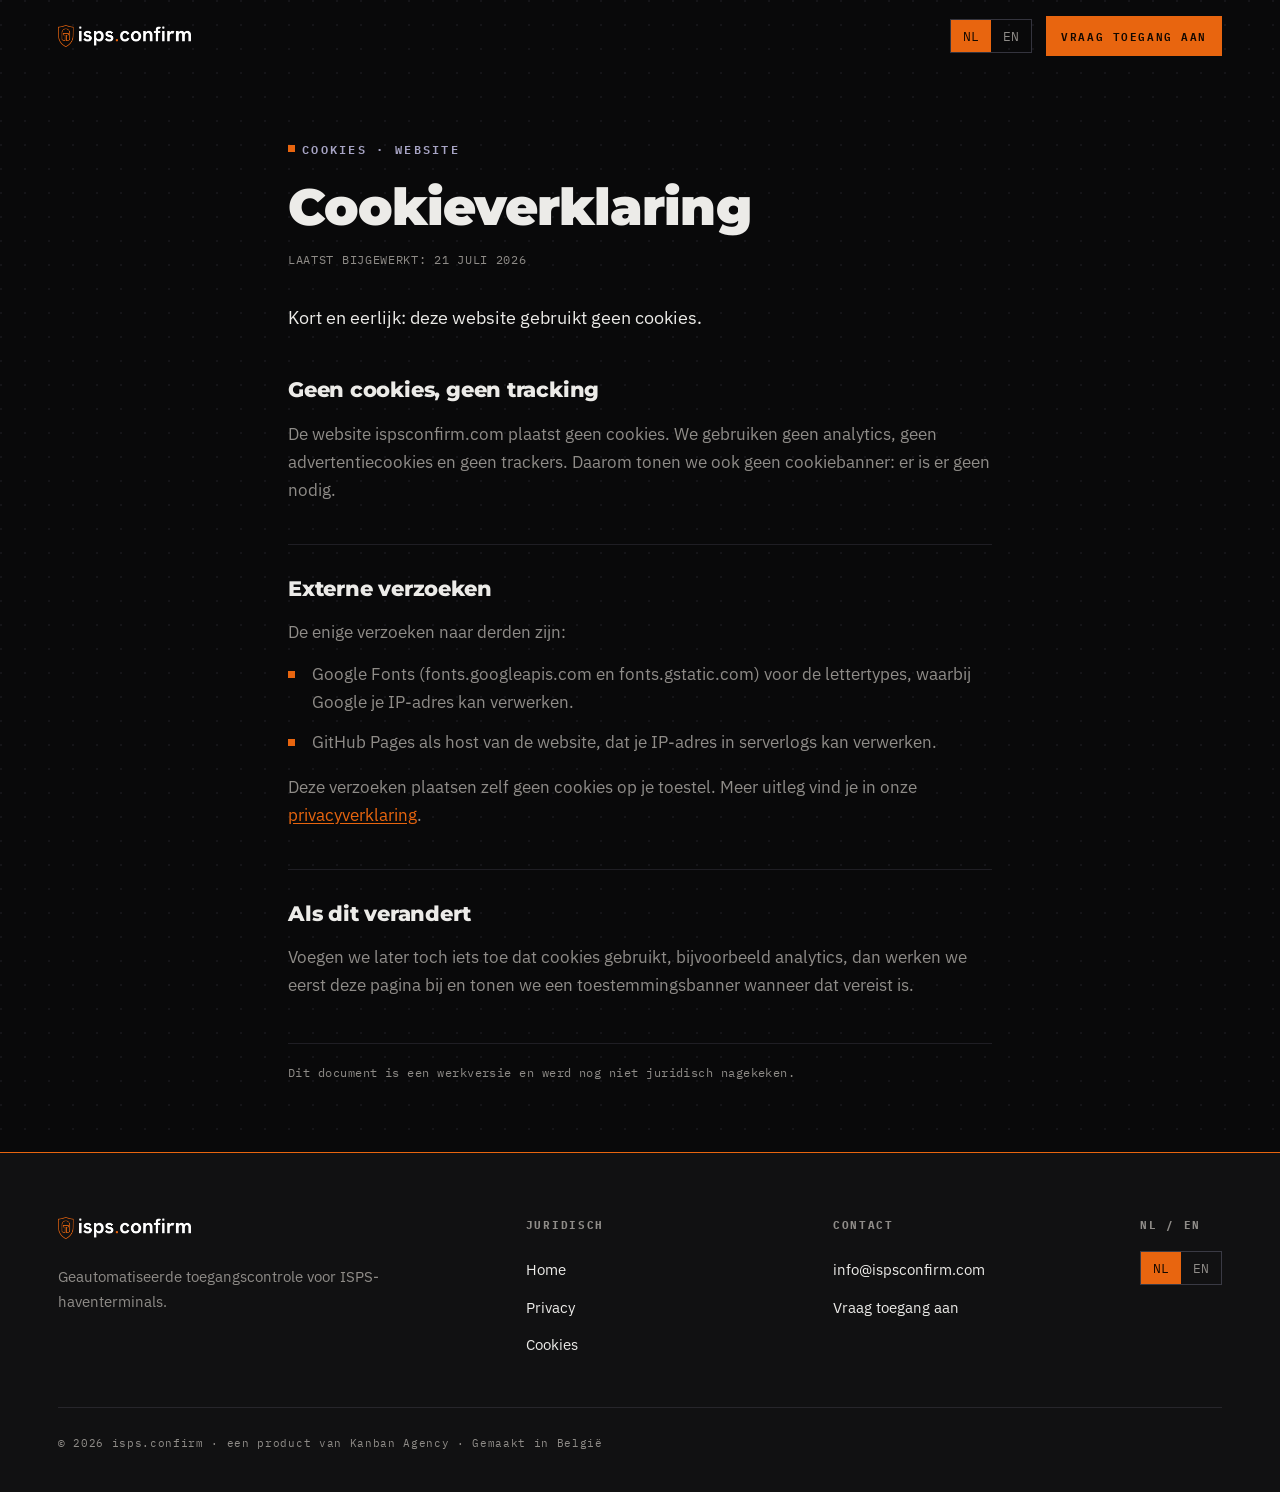
<file: cookies.html>
<!DOCTYPE html>
<html lang="nl">
<head>
<meta charset="UTF-8">
<meta name="viewport" content="width=device-width, initial-scale=1.0">
<link rel="icon" type="image/png" sizes="32x32" href="assets/favicon-32.png">
<link rel="icon" type="image/png" sizes="64x64" href="assets/favicon-64.png">
<link rel="apple-touch-icon" href="assets/apple-touch-icon.png">
<meta name="theme-color" content="#09090A">
<title>Cookieverklaring, isps.confirm</title>
<meta name="description" content="Cookieverklaring voor de website ispsconfirm.com: deze site gebruikt geen cookies, geen analytics en geen tracking.">
<link rel="preconnect" href="https://fonts.googleapis.com">
<link rel="preconnect" href="https://fonts.gstatic.com" crossorigin>
<link href="https://fonts.googleapis.com/css2?family=Montserrat:wght@600;700;800;900&family=IBM+Plex+Sans:wght@400;500;600&family=IBM+Plex+Mono:wght@400;500;600&display=swap" rel="stylesheet">
<style>
/* tokens live in assets/brand.css (brand 2026) */
:root{--maxw:1220px;--ease:cubic-bezier(.22,.61,.36,1)}
*,*::before,*::after{box-sizing:border-box;margin:0;padding:0}
html{scroll-behavior:smooth;-webkit-text-size-adjust:100%}
body{background:var(--bg);color:var(--text);font-family:var(--body);font-size:17px;line-height:1.65;-webkit-font-smoothing:antialiased;overflow-x:hidden}
a{color:inherit;text-decoration:none}
button{font-family:inherit;cursor:pointer;border:none;background:none;color:inherit}
::selection{background:var(--accent);color:var(--on-accent)}
.wrap{max-width:var(--maxw);margin:0 auto;padding:0 28px}
.mono{font-family:var(--mono);font-weight:500;text-transform:uppercase;letter-spacing:.18em;font-size:.72rem;color:var(--text-dim)}
.eyebrow{display:inline-flex;align-items:center;gap:.6em;font-family:var(--mono);font-weight:600;text-transform:uppercase;letter-spacing:.2em;font-size:.72rem;color:var(--accent);margin-bottom:22px}
.eyebrow::before{content:"";width:22px;height:1px;background:var(--accent);display:inline-block}

/* buttons (pill) */
.btn{position:relative;display:inline-flex;align-items:center;justify-content:center;gap:.6em;font-family:var(--body);font-weight:600;font-size:.92rem;letter-spacing:.01em;padding:12px 26px;border-radius:999px;overflow:hidden;transition:transform .25s var(--ease),box-shadow .25s var(--ease);white-space:nowrap}
.btn:focus-visible{outline:2px solid var(--accent);outline-offset:3px}
.btn-primary{background:var(--accent);color:var(--on-accent)}
.btn-primary:hover{transform:translateY(-2px);box-shadow:0 10px 30px -8px rgba(232,101,15,.45)}

/* nav */
header.nav{position:fixed;top:0;left:0;right:0;z-index:1000;transition:background .35s var(--ease),border-color .35s var(--ease);border-bottom:1px solid transparent}
header.nav.scrolled{background:rgba(9,9,10,.85);-webkit-backdrop-filter:blur(14px);backdrop-filter:blur(14px);border-bottom-color:var(--hairline)}
.nav-inner{display:flex;align-items:center;gap:20px;height:72px}
.wordmark{display:inline-flex;align-items:center;line-height:0}
.wordmark img{height:22px;width:auto}
.wordmark .dot{color:var(--accent)}
.nav-right{margin-left:auto;display:flex;align-items:center;gap:14px}
.lang-toggle{display:inline-flex;border:1px solid var(--hairline-strong);border-radius:999px;overflow:hidden;font-family:var(--mono);font-size:.7rem;font-weight:600;letter-spacing:.1em}
.lang-toggle button{padding:7px 12px;color:var(--text-dim);transition:background .2s,color .2s}
.lang-toggle button[aria-pressed="true"]{background:var(--accent);color:var(--on-accent)}

/* legal content */
.legal{max-width:760px;margin:0 auto;padding:132px 28px 30px;animation:fadeUp .6s var(--ease) both}
@keyframes fadeUp{from{opacity:0;transform:translateY(16px)}to{opacity:1;transform:none}}
.legal h1{font-family:var(--display);font-weight:900;letter-spacing:-.02em;line-height:1.03;font-size:clamp(2.1rem,5vw,3.2rem);margin-bottom:16px}
.legal-updated{font-family:var(--mono);font-size:.72rem;letter-spacing:.06em;color:var(--text-dim);margin-bottom:34px;text-transform:uppercase}
.legal .lead{font-size:1.12rem;color:var(--text);margin-bottom:12px}
.legal h2{font-family:var(--display);font-weight:800;letter-spacing:-.01em;font-size:1.34rem;margin:40px 0 12px;padding-top:26px;border-top:1px solid var(--hairline)}
.legal h2:first-of-type{border-top:none;padding-top:0}
.legal p{color:var(--text-dim);margin-bottom:14px}
.legal p strong,.legal li strong{color:var(--text);font-weight:600}
.legal ul{list-style:none;display:flex;flex-direction:column;gap:12px;margin:6px 0 16px}
.legal li{position:relative;padding-left:24px;color:var(--text-dim)}
.legal li::before{content:"";position:absolute;left:0;top:.62em;width:7px;height:7px;border-radius:0;background:var(--accent)}
.legal a{color:var(--accent);text-decoration:underline;text-underline-offset:2px}
.legal a:hover{color:var(--accent-h)}
.legal-note{margin-top:44px;padding-top:20px;border-top:1px solid var(--hairline);font-family:var(--mono);font-size:.72rem;letter-spacing:.04em;color:var(--text-dim);line-height:1.6}

/* footer */
footer{background:var(--surface-2);border-top:1px solid var(--accent);position:relative;padding:64px 0 40px;margin-top:40px}
.foot-top{display:grid;grid-template-columns:1.6fr 1fr 1fr auto;gap:40px;margin-bottom:44px}
.foot-tag{color:var(--text-dim);font-size:.95rem;max-width:40ch;margin-top:16px}
.foot-col h4{font-family:var(--mono);font-size:.68rem;letter-spacing:.16em;text-transform:uppercase;color:var(--text-dim);margin-bottom:16px}
.foot-col a{display:block;color:var(--text);font-size:.95rem;padding:6px 0;transition:color .2s}
.foot-col a:hover{color:var(--accent)}
.foot-bottom{border-top:1px solid var(--hairline);padding-top:26px;display:flex;justify-content:space-between;gap:20px;flex-wrap:wrap;align-items:center}
.copyright{font-family:var(--mono);font-size:.7rem;letter-spacing:.06em;color:var(--text-dim)}
[data-i18n]{transition:opacity .15s var(--ease)}
.lang-swapping [data-i18n]{opacity:0}

@media(max-width:640px){
  body{font-size:16px}
  .wrap{padding:0 20px}
  .legal{padding:112px 20px 20px}
  .foot-top{grid-template-columns:1fr 1fr}
  .nav-right .btn{display:none}
}
@media(prefers-reduced-motion:reduce){*,*::before,*::after{animation:none!important;transition:none!important}}
</style>
<link rel="stylesheet" href="assets/brand.css">
</head>
<body>

<header class="nav" id="nav">
  <div class="wrap nav-inner">
    <a href="index.html" class="wordmark brand-logo" aria-label="isps.confirm"><img src="assets/logo-wordmark.png" alt="isps.confirm" width="133" height="22"></a>
    <div class="nav-right">
      <div class="lang-toggle" role="group" aria-label="Taal / Language">
        <button data-lang="nl" aria-pressed="true">NL</button>
        <button data-lang="en" aria-pressed="false">EN</button>
      </div>
      <a href="index.html#signup" class="btn btn-primary"><span data-i18n="nav.cta">Vraag toegang aan</span></a>
    </div>
  </div>
</header>

<main class="legal">
  <span class="eyebrow" data-i18n="pg.eyebrow">COOKIES · WEBSITE</span>
  <h1 data-i18n="pg.title">Cookieverklaring</h1>
  <div class="legal-updated" data-i18n="pg.updated">Laatst bijgewerkt: 21 juli 2026</div>

  <p class="lead" data-i18n="pg.lead">Kort en eerlijk: deze website gebruikt geen cookies.</p>

  <h2 data-i18n="pg.s1h">Geen cookies, geen tracking</h2>
  <p data-i18n="pg.s1b">De website ispsconfirm.com plaatst geen cookies. We gebruiken geen analytics, geen advertentiecookies en geen trackers. Daarom tonen we ook geen cookiebanner: er is er geen nodig.</p>

  <h2 data-i18n="pg.s2h">Externe verzoeken</h2>
  <p data-i18n="pg.s2b">De enige verzoeken naar derden zijn:</p>
  <ul>
    <li data-i18n="pg.s2l1">Google Fonts (fonts.googleapis.com en fonts.gstatic.com) voor de lettertypes, waarbij Google je IP-adres kan verwerken.</li>
    <li data-i18n="pg.s2l2">GitHub Pages als host van de website, dat je IP-adres in serverlogs kan verwerken.</li>
  </ul>
  <p data-i18n="pg.s2b2">Deze verzoeken plaatsen zelf geen cookies op je toestel. Meer uitleg vind je in onze <a href="privacy.html">privacyverklaring</a>.</p>

  <h2 data-i18n="pg.s3h">Als dit verandert</h2>
  <p data-i18n="pg.s3b">Voegen we later toch iets toe dat cookies gebruikt, bijvoorbeeld analytics, dan werken we eerst deze pagina bij en tonen we een toestemmingsbanner wanneer dat vereist is.</p>

  <div class="legal-note" data-i18n="pg.disclaimer">Dit document is een werkversie en werd nog niet juridisch nagekeken.</div>
</main>

<footer>
  <div class="wrap">
    <div class="foot-top">
      <div>
        <a href="index.html" class="wordmark brand-logo" aria-label="isps.confirm"><img src="assets/logo-wordmark.png" alt="isps.confirm" width="133" height="22"></a>
        <p class="foot-tag" data-i18n="foot.tag">Geautomatiseerde toegangscontrole voor ISPS-haventerminals.</p>
      </div>
      <div class="foot-col">
        <h4 data-i18n="foot.legal">Juridisch</h4>
        <a href="index.html" data-i18n="foot.home">Home</a>
        <a href="privacy.html" data-i18n="foot.privacy">Privacy</a>
        <a href="cookies.html" data-i18n="foot.cookies">Cookies</a>
      </div>
      <div class="foot-col">
        <h4 data-i18n="foot.contact">Contact</h4>
        <a href="mailto:info@ispsconfirm.com">info@ispsconfirm.com</a>
        <a href="index.html#signup" data-i18n="nav.cta">Vraag toegang aan</a>
      </div>
      <div class="foot-col">
        <h4 data-i18n="foot.lang">NL / EN</h4>
        <div class="lang-toggle" role="group" aria-label="Taal / Language">
          <button data-lang="nl" aria-pressed="true">NL</button>
          <button data-lang="en" aria-pressed="false">EN</button>
        </div>
      </div>
    </div>
    <div class="foot-bottom">
      <span class="copyright" data-i18n="foot.copy">© 2026 isps.confirm · een product van Kanban Agency · Gemaakt in België</span>
    </div>
  </div>
</footer>

<script>
(function(){
  "use strict";
  var I18N = {
    nl:{
      "nav.cta":"Vraag toegang aan",
      "pg.eyebrow":"COOKIES · WEBSITE",
      "pg.title":"Cookieverklaring",
      "pg.updated":"Laatst bijgewerkt: 21 juli 2026",
      "pg.lead":"Kort en eerlijk: deze website gebruikt geen cookies.",
      "pg.s1h":"Geen cookies, geen tracking",
      "pg.s1b":"De website ispsconfirm.com plaatst geen cookies. We gebruiken geen analytics, geen advertentiecookies en geen trackers. Daarom tonen we ook geen cookiebanner: er is er geen nodig.",
      "pg.s2h":"Externe verzoeken",
      "pg.s2b":"De enige verzoeken naar derden zijn:",
      "pg.s2l1":"Google Fonts (fonts.googleapis.com en fonts.gstatic.com) voor de lettertypes, waarbij Google je IP-adres kan verwerken.",
      "pg.s2l2":"GitHub Pages als host van de website, dat je IP-adres in serverlogs kan verwerken.",
      "pg.s2b2":"Deze verzoeken plaatsen zelf geen cookies op je toestel. Meer uitleg vind je in onze <a href='privacy.html'>privacyverklaring</a>.",
      "pg.s3h":"Als dit verandert",
      "pg.s3b":"Voegen we later toch iets toe dat cookies gebruikt, bijvoorbeeld analytics, dan werken we eerst deze pagina bij en tonen we een toestemmingsbanner wanneer dat vereist is.",
      "pg.disclaimer":"Dit document is een werkversie en werd nog niet juridisch nagekeken.",
      "foot.tag":"Geautomatiseerde toegangscontrole voor ISPS-haventerminals.",
      "foot.legal":"Juridisch","foot.home":"Home","foot.privacy":"Privacy","foot.cookies":"Cookies",
      "foot.contact":"Contact","foot.lang":"NL / EN",
      "foot.copy":"© 2026 isps.confirm · een product van Kanban Agency · Gemaakt in België"
    },
    en:{
      "nav.cta":"Request access",
      "pg.eyebrow":"COOKIES · WEBSITE",
      "pg.title":"Cookie notice",
      "pg.updated":"Last updated: 21 July 2026",
      "pg.lead":"Short and honest: this website uses no cookies.",
      "pg.s1h":"No cookies, no tracking",
      "pg.s1b":"The website ispsconfirm.com sets no cookies. We use no analytics, no advertising cookies and no trackers. That is also why we show no cookie banner: none is needed.",
      "pg.s2h":"Third party requests",
      "pg.s2b":"The only requests to third parties are:",
      "pg.s2l1":"Google Fonts (fonts.googleapis.com and fonts.gstatic.com) for the fonts, whereby Google may process your IP address.",
      "pg.s2l2":"GitHub Pages as host of the website, which may process your IP address in server logs.",
      "pg.s2b2":"These requests do not set cookies on your device themselves. More detail is in our <a href='privacy.html'>privacy notice</a>.",
      "pg.s3h":"If this changes",
      "pg.s3b":"If we later add something that does use cookies, for example analytics, we will update this page first and show a consent banner where that is required.",
      "pg.disclaimer":"This document is a working version and has not yet been legally reviewed.",
      "foot.tag":"Automated access control for ISPS port terminals.",
      "foot.legal":"Legal","foot.home":"Home","foot.privacy":"Privacy","foot.cookies":"Cookies",
      "foot.contact":"Contact","foot.lang":"NL / EN",
      "foot.copy":"© 2026 isps.confirm · a product of Kanban Agency · Made in Belgium"
    }
  };
  var HTML_KEYS = {"pg.s2b2":1};
  var current = "nl";
  function applyLang(lang){
    var dict = I18N[lang]; if(!dict) return;
    current = lang;
    document.documentElement.lang = lang;
    document.querySelectorAll("[data-i18n]").forEach(function(el){
      var k = el.getAttribute("data-i18n");
      if(dict[k] !== undefined){ if(HTML_KEYS[k]) el.innerHTML = dict[k]; else el.textContent = dict[k]; }
    });
    document.querySelectorAll(".lang-toggle button").forEach(function(b){
      b.setAttribute("aria-pressed", b.getAttribute("data-lang")===lang ? "true":"false");
    });
    document.title = (lang==="en" ? "Cookie notice, isps.confirm" : "Cookieverklaring, isps.confirm");
  }
  function switchLang(lang){
    if(lang===current) return;
    document.body.classList.add("lang-swapping");
    setTimeout(function(){ applyLang(lang); document.body.classList.remove("lang-swapping"); }, 150);
  }
  document.querySelectorAll(".lang-toggle button").forEach(function(b){
    b.addEventListener("click", function(){ switchLang(b.getAttribute("data-lang")); });
  });
  var nav = document.getElementById("nav");
  function onScroll(){ nav.classList.toggle("scrolled", window.scrollY > 24); }
  window.addEventListener("scroll", onScroll, {passive:true}); onScroll();
  applyLang("nl");
})();
</script>
</body>
</html>
</file>
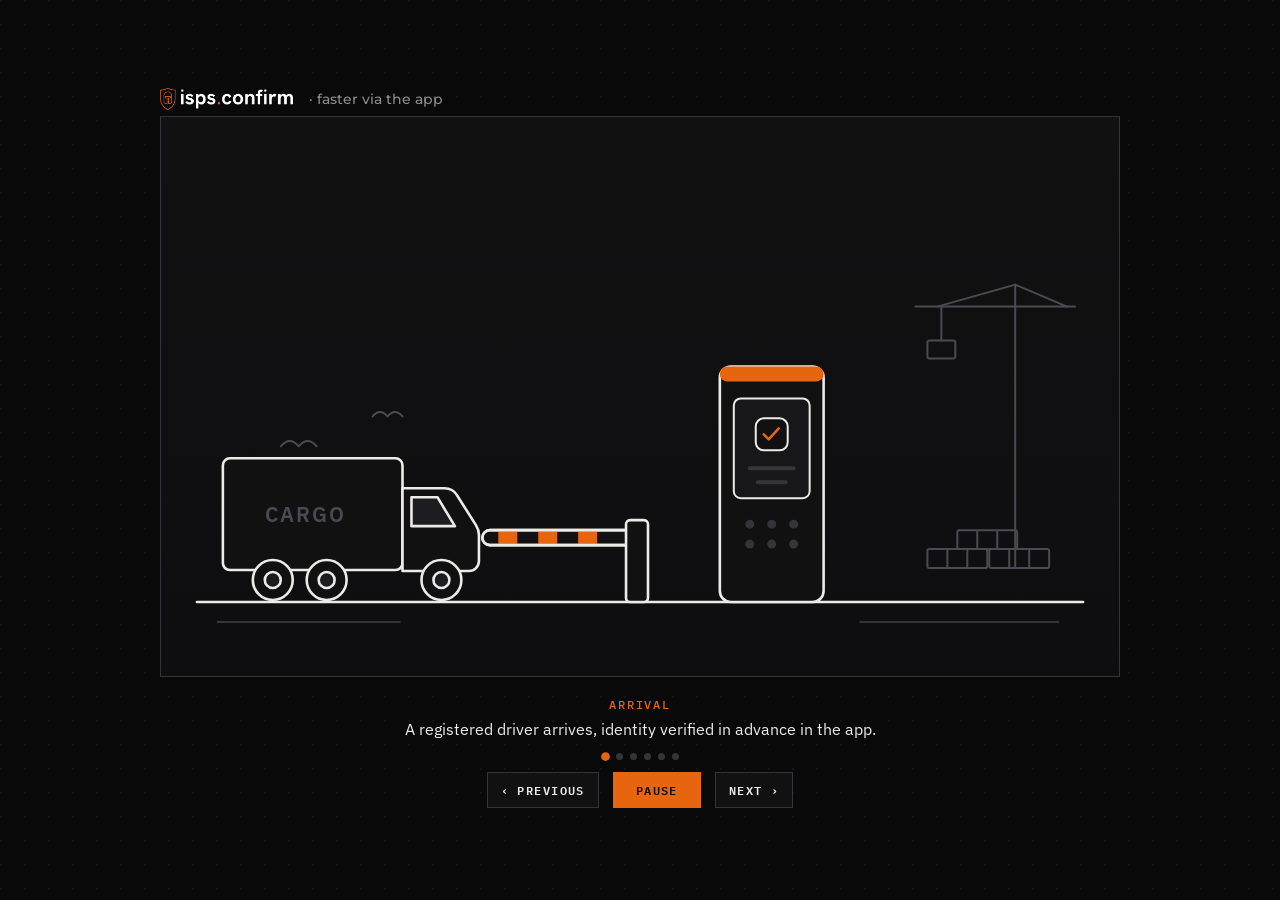
<file: flow-app-en.html>
<!DOCTYPE html>
<html lang="en">
<head>
<meta charset="UTF-8">
<meta name="viewport" content="width=device-width, initial-scale=1.0">
<link rel="icon" type="image/png" sizes="32x32" href="assets/favicon-32.png">
<link rel="icon" type="image/png" sizes="64x64" href="assets/favicon-64.png">
<link rel="apple-touch-icon" href="assets/apple-touch-icon.png">
<meta name="theme-color" content="#09090A">
<title>isps.confirm · Faster via the app: scan, order number, in</title>
<link rel="preconnect" href="https://fonts.googleapis.com">
<link rel="preconnect" href="https://fonts.gstatic.com" crossorigin>
<link href="https://fonts.googleapis.com/css2?family=Montserrat:wght@600;700;800;900&family=IBM+Plex+Sans:wght@400;500;600&family=IBM+Plex+Mono:wght@400;500;600&display=swap" rel="stylesheet">
<style>
:root{
  --ink:#ECEBE8;--muted:#8F8C88;--paper:#111112;--mist:#17171A;--line:#34343B;
  --orange:#E8650F;--orange-soft:#2A1A0E;--ok:#3FB27F;--deny:#E0533D;--bg-el:#4A4A54;
}
*{margin:0;padding:0;box-sizing:border-box}
body{font-family:"IBM Plex Sans",sans-serif;background:#09090A;background-image:radial-gradient(circle at 1px 1px,rgba(167,164,196,.08) 1px,transparent 1.4px);background-size:24px 24px;color:var(--ink);display:flex;min-height:100vh;align-items:center;justify-content:center;padding:24px}
.frame{width:min(960px,100%);}
.brand{display:flex;align-items:center;gap:10px;font-family:"Montserrat",sans-serif;font-weight:700;font-size:1.05rem;margin-bottom:6px}
.brand .dot{color:var(--orange)}
.brand img{height:22px;width:auto;display:block;margin-right:6px}
.stage{position:relative;border:1px solid var(--line);border-radius:0;overflow:hidden;background:linear-gradient(180deg,#111112 0%,#0E0E10 100%)}
.stage svg.scene{width:100%;height:auto;display:block}

/* ---- trucks ---- */
.tA{transform:translateX(-460px);transition:transform 2.4s cubic-bezier(.45,0,.25,1)}
.on-tA-in .tA{transform:translateX(0)}
.on-tA-out .tA{transform:translateX(700px);transition-duration:2.6s}
.tB{transform:translateX(-460px);transition:transform 2.4s cubic-bezier(.45,0,.25,1)}
.on-tB-in .tB{transform:translateX(0)}
.snap .tA,.snap .tB,.snap .arm{transition:none!important}

/* ---- barrier ---- */
.arm{transform-box:fill-box;transform-origin:100% 50%;transform:rotate(0deg);transition:transform 1.4s ease-in-out}
.on-gate-open .arm{transform:rotate(66deg)}

/* ---- kiosk badge ---- */
.badge{opacity:0;transition:opacity .5s}
.on-res-ok .badge-ok{opacity:1}
.on-res-no .badge-no{opacity:1}
.kioskscan{opacity:0}
.on-scan .kioskscan{opacity:1;animation:kscan 2s ease-in-out infinite}
@keyframes kscan{0%,100%{transform:translateY(0)}50%{transform:translateY(78px)}}

/* ---- panel ---- */
.panel{opacity:0;transition:opacity .45s;pointer-events:none}
.panel.on{opacity:1}
.callout{opacity:0;transition:opacity .45s}
.callout.on{opacity:1}

/* panel inner animations: run when .on */
.panel .chip{opacity:.35}
.panel.on .chip{animation:chipin .4s ease forwards}
.panel.on .chip:nth-of-type(1){animation-delay:.15s}
.panel.on .chip:nth-of-type(2){animation-delay:.3s}
.panel.on .chip:nth-of-type(3){animation-delay:.45s}
.panel.on .chip:nth-of-type(4){animation-delay:.6s}
.panel.on .chip:nth-of-type(5){animation-delay:.75s}
.panel.on .chip:nth-of-type(6){animation-delay:.9s}
@keyframes chipin{to{opacity:1}}
.panel .chip-pick rect{fill:#111112;stroke:var(--line);transition:none}
.panel.on .chip-pick rect{animation:pick .5s ease forwards 1.7s}
.panel.on .chip-pick text{animation:picktxt .5s ease forwards 1.7s}
@keyframes pick{to{fill:#E8650F;stroke:#E8650F}}
@keyframes picktxt{to{fill:#111112}}

.typed tspan{opacity:0}
.panel.on .typed tspan{animation:chipin .08s ease forwards}
.panel.on .typed tspan:nth-child(1){animation-delay:.7s}
.panel.on .typed tspan:nth-child(2){animation-delay:1s}
.panel.on .typed tspan:nth-child(3){animation-delay:1.3s}
.panel.on .typed tspan:nth-child(4){animation-delay:1.6s}
.panel.on .typed tspan:nth-child(5){animation-delay:1.9s}
.caret{opacity:0}
.panel.on .caret{animation:blink 1s step-end infinite}
@keyframes blink{0%,100%{opacity:1}50%{opacity:0}}

.sweep{opacity:0}
.panel.on .sweep{animation:sweepmove 2.2s ease-in-out .5s 1 forwards}
@keyframes sweepmove{0%{opacity:1;transform:translateY(0)}90%{opacity:1;transform:translateY(96px)}100%{opacity:0;transform:translateY(96px)}}
.stepcheck{opacity:0;transform:scale(.6);transform-box:fill-box;transform-origin:center}
.panel.on .stepcheck{animation:pop .45s cubic-bezier(.2,1.4,.4,1) forwards 2.7s}
@keyframes pop{to{opacity:1;transform:scale(1)}}

.dots10 circle{opacity:.25}
.panel.on .dots10 circle{animation:chipin .15s ease forwards}
.panel.on .dots10 circle:nth-child(1){animation-delay:.5s}
.panel.on .dots10 circle:nth-child(2){animation-delay:.7s}
.panel.on .dots10 circle:nth-child(3){animation-delay:.9s}
.panel.on .dots10 circle:nth-child(4){animation-delay:1.1s}
.panel.on .dots10 circle:nth-child(5){animation-delay:1.3s}
.panel.on .dots10 circle:nth-child(6){animation-delay:1.5s}
.panel.on .dots10 circle:nth-child(7){animation-delay:1.7s}
.panel.on .dots10 circle:nth-child(8){animation-delay:1.9s}
.panel.on .dots10 circle:nth-child(9){animation-delay:2.1s}
.panel.on .dots10 circle:nth-child(10){animation-delay:2.3s}
.panel.on .dots10 circle:nth-child(11){animation-delay:2.5s}
.formatok{opacity:0}
.panel.on .formatok{animation:chipin .4s ease forwards 2.9s}

.radar{transform-box:fill-box;transform-origin:center;opacity:0}
.panel.on .radar{opacity:1;animation:spin 1.8s linear infinite}
@keyframes spin{to{transform:rotate(360deg)}}
.pulse3 circle{opacity:.2}
.panel.on .pulse3 circle{animation:p3 1.2s ease-in-out infinite}
.panel.on .pulse3 circle:nth-child(2){animation-delay:.2s}
.panel.on .pulse3 circle:nth-child(3){animation-delay:.4s}
@keyframes p3{0%,100%{opacity:.2}50%{opacity:1}}

.bigres{opacity:0;transform:scale(.7);transform-box:fill-box;transform-origin:center}
.panel.on .bigres{animation:pop .5s cubic-bezier(.2,1.4,.4,1) forwards .3s}
.reslines{opacity:0}
.panel.on .reslines{animation:chipin .5s ease forwards .8s}
.logline{opacity:0}
.panel.on .logline{animation:chipin .5s ease forwards 1.4s}

.qrmods rect{opacity:1}
.panel.on .qrmods .qm-a{animation:qmA 3s steps(1) infinite}
.panel.on .qrmods .qm-b{animation:qmB 3s steps(1) infinite}
@keyframes qmA{0%,49%{opacity:1}50%,100%{opacity:.15}}
@keyframes qmB{0%,49%{opacity:.15}50%,100%{opacity:1}}
.ring{transform-box:fill-box;transform-origin:center;transform:rotate(-90deg)}
.panel.on .ring circle{stroke-dasharray:88;stroke-dashoffset:0;animation:ringdown 3s linear infinite}
@keyframes ringdown{from{stroke-dashoffset:0}to{stroke-dashoffset:88}}
.tapbtn{transform-box:fill-box;transform-origin:center}
.panel.on .tapbtn{animation:tap .5s ease 1.9s 1}
@keyframes tap{50%{transform:scale(.93)}}
.tapdone{opacity:0}
.panel.on .tapdone{animation:chipin .4s ease forwards 2.4s}

/* ---- outro ---- */
.outro{position:absolute;inset:0;display:flex;flex-direction:column;align-items:center;justify-content:center;gap:14px;
  background:rgba(9,9,10,.92);backdrop-filter:blur(3px);opacity:0;pointer-events:none;transition:opacity .6s}
.on-dim .outro{opacity:1}
.outro .wm{font-family:"Montserrat",sans-serif;font-weight:700;font-size:2rem;letter-spacing:-.02em}
.outro .wm .dot{color:var(--orange)}
.outro p{font-family:"IBM Plex Mono",monospace;font-size:.8rem;letter-spacing:.12em;text-transform:uppercase;color:var(--muted)}

/* ---- caption & controls ---- */
.caption{min-height:64px;padding:16px 6px 4px;text-align:center}
.caption .lbl{font-family:"IBM Plex Mono",monospace;font-size:.72rem;font-weight:500;letter-spacing:.16em;text-transform:uppercase;color:var(--orange)}
.caption p{font-size:.98rem;color:var(--ink);margin-top:6px}
.controls{display:flex;align-items:center;justify-content:center;gap:14px;padding:10px 0 4px}
.controls button{font-family:"IBM Plex Sans",sans-serif;font-weight:600;font-size:.9rem;border:1px solid var(--line);background:#111112;color:var(--ink);
  border-radius:0;padding:.6em 1.1em;font-family:"IBM Plex Mono",monospace;font-size:.74rem;letter-spacing:.12em;text-transform:uppercase;cursor:pointer;transition:border-color .15s}
.controls button:hover{border-color:var(--ink)}
.controls .play{background:var(--orange);border-color:var(--orange);color:#120800;min-width:88px}
.dotsnav{display:flex;gap:7px;justify-content:center;padding:10px 0 2px}
.dotsnav i{width:7px;height:7px;border-radius:50%;background:var(--line);transition:background .3s,transform .3s}
.dotsnav i.cur{background:var(--orange);transform:scale(1.25)}
.rm-note{display:none;text-align:center;font-size:.8rem;color:var(--muted);padding-top:6px}
@media (prefers-reduced-motion:reduce){
  *{animation:none!important;transition-duration:.01ms!important}
  .rm-note{display:block}
}
</style>
</head>
<body>
<div class="frame">
  <div class="brand">
    <img src="assets/logo-wordmark.png" alt="isps.confirm" width="133" height="22">
    <span style="font-weight:500;color:#8F8C88;font-size:.85rem">· faster via the app</span>
  </div>

  <div class="stage" id="root">
    <svg class="scene" viewBox="0 0 960 560" fill="none" xmlns="http://www.w3.org/2000/svg">
      <defs>
        <g id="truckshape">
          <g stroke="#ECEBE8" stroke-width="2.6" stroke-linejoin="round">
            <rect x="0" y="0" width="180" height="112" rx="7" fill="#111112"/>
            <path d="M180 30h42c5 0 10 2.6 12.6 7l19 30c2 3.1 3 6.2 3 9.9V103c0 5.5-4.5 10-10 10h-66.6z" fill="#111112"/>
            <path d="M189 39h26l17.5 29H189z" fill="#1C1C21"/>
            <circle cx="50" cy="122" r="20" fill="#111112"/><circle cx="50" cy="122" r="8" fill="#1C1C21"/>
            <circle cx="104" cy="122" r="20" fill="#111112"/><circle cx="104" cy="122" r="8" fill="#1C1C21"/>
            <circle cx="219" cy="122" r="20" fill="#111112"/><circle cx="219" cy="122" r="8" fill="#1C1C21"/>
          </g>
          <text x="42" y="64" font-family=""Montserrat",sans-serif" font-size="21" font-weight="600" fill="#4A4A54" letter-spacing="2">CARGO</text>
        </g>
      </defs>

      <!-- achtergrond: kraan + containers -->
      <g stroke="#4A4A54" stroke-width="2" stroke-linecap="round">
        <path d="M856 452V190"/><path d="M856 190H756"/><path d="M856 190h60"/>
        <path d="M856 168v22"/><path d="M856 168l-78 22M856 168l52 22"/>
        <path d="M782 190v34"/><rect x="768" y="224" width="28" height="18" rx="2"/>
      </g>
      <g stroke="#4A4A54" stroke-width="2">
        <rect x="798" y="414" width="60" height="19" rx="2"/>
        <rect x="768" y="433" width="60" height="19" rx="2"/>
        <rect x="830" y="433" width="60" height="19" rx="2"/>
        <line x1="818" y1="414" x2="818" y2="433"/><line x1="838" y1="414" x2="838" y2="433"/>
        <line x1="788" y1="433" x2="788" y2="452"/><line x1="808" y1="433" x2="808" y2="452"/>
        <line x1="850" y1="433" x2="850" y2="452"/><line x1="870" y1="433" x2="870" y2="452"/>
      </g>
      <g stroke="#4A4A54" stroke-width="2" stroke-linecap="round">
        <path d="M120 330c6-7 12-7 18 0M138 330c6-7 12-7 18 0"/>
        <path d="M212 300c5-6 10-6 15 0M227 300c5-6 10-6 15 0"/>
      </g>

      <!-- grond -->
      <line x1="36" y1="486" x2="924" y2="486" stroke="#ECEBE8" stroke-width="2.6" stroke-linecap="round"/>
      <line x1="56" y1="506" x2="240" y2="506" stroke="#34343B" stroke-width="2"/>
      <line x1="700" y1="506" x2="900" y2="506" stroke="#34343B" stroke-width="2"/>

      <!-- trucks -->
      <g class="tA"><use href="#truckshape" x="62" y="342"/></g>
      <g class="tB"><use href="#truckshape" x="62" y="342"/></g>

      <!-- slagboom -->
      <g stroke="#ECEBE8" stroke-width="2.6" stroke-linecap="round">
        <g class="arm">
          <rect x="322" y="414" width="152" height="15" rx="7.5" fill="#111112"/>
          <rect x="338" y="414" width="19" height="15" fill="#E8650F" stroke="none"/>
          <rect x="378" y="414" width="19" height="15" fill="#E8650F" stroke="none"/>
          <rect x="418" y="414" width="19" height="15" fill="#E8650F" stroke="none"/>
          <rect x="322" y="414" width="152" height="15" rx="7.5"/>
        </g>
        <rect x="466" y="404" width="22" height="82" rx="4" fill="#111112"/>
      </g>

      <!-- kiosk -->
      <g>
        <rect x="560" y="250" width="104" height="236" rx="11" fill="#111112" stroke="#ECEBE8" stroke-width="2.6"/>
        <rect x="560" y="250" width="104" height="15" rx="7.5" fill="#E8650F" stroke="none"/>
        <rect x="574" y="282" width="76" height="100" rx="7" fill="#17171A" stroke="#ECEBE8" stroke-width="2"/>
        <rect x="596" y="302" width="32" height="32" rx="8" fill="#111112" stroke="#ECEBE8" stroke-width="2"/>
        <path d="M604 318l5 5 10-11" stroke="#E8650F" stroke-width="2.6" stroke-linecap="round" stroke-linejoin="round"/>
        <path d="M590 352h44M598 366h28" stroke="#34343B" stroke-width="4" stroke-linecap="round"/>
        <g class="kioskscan"><line x1="579" y1="290" x2="645" y2="290" stroke="#E8650F" stroke-width="2.6" stroke-linecap="round"/></g>
        <g fill="#34343B">
          <circle cx="590" cy="408" r="4.5"/><circle cx="612" cy="408" r="4.5"/><circle cx="634" cy="408" r="4.5"/>
          <circle cx="590" cy="428" r="4.5"/><circle cx="612" cy="428" r="4.5"/><circle cx="634" cy="428" r="4.5"/>
        </g>
        <g class="badge badge-ok">
          <circle cx="672" cy="380" r="17" fill="#3FB27F"/>
          <path d="M664 380l6 6 10-12" stroke="#111112" stroke-width="2.8" stroke-linecap="round" stroke-linejoin="round"/>
        </g>
        <g class="badge badge-no">
          <circle cx="672" cy="380" r="17" fill="#E0533D"/>
          <path d="M666 374l12 12M678 374l-12 12" stroke="#111112" stroke-width="2.8" stroke-linecap="round"/>
        </g>
      </g>

      <!-- callout naar paneel -->
      <g class="callout" id="callout">
        <line x1="612" y1="282" x2="612" y2="250" stroke="#34343B" stroke-width="2" stroke-dasharray="4 5"/>
      </g>

      <!-- ===== paneel (scherm-close-up) ===== -->
      <g id="panelbox" class="callout">
        <rect x="392" y="34" width="440" height="216" rx="16" fill="#111112" stroke="#34343B" stroke-width="2"/>
        <rect x="392" y="34" width="440" height="10" rx="5" fill="#E8650F"/>
      </g>

      <!-- p-qr -->
      <g class="panel" id="p-qr">
        <!-- telefoon -->
        <rect x="472" y="60" width="96" height="164" rx="14" fill="#111112" stroke="#ECEBE8" stroke-width="2.4"/>
        <line x1="506" y1="74" x2="534" y2="74" stroke="#34343B" stroke-width="3" stroke-linecap="round"/>
        <g class="qrmods" fill="#ECEBE8">
          <rect class="qm-a" x="492" y="96" width="12" height="12"/><rect x="508" y="96" width="12" height="12"/><rect class="qm-b" x="524" y="96" width="12" height="12"/><rect x="540" y="96" width="12" height="12"/>
          <rect x="492" y="112" width="12" height="12"/><rect class="qm-b" x="524" y="112" width="12" height="12"/>
          <rect class="qm-b" x="492" y="128" width="12" height="12"/><rect x="508" y="128" width="12" height="12"/><rect x="540" y="128" width="12" height="12"/>
          <rect x="508" y="144" width="12" height="12"/><rect class="qm-a" x="524" y="144" width="12" height="12"/>
          <rect x="492" y="160" width="12" height="12"/><rect class="qm-a" x="540" y="160" width="12" height="12"/>
        </g>
        <!-- countdown-ring -->
        <g class="ring"><circle cx="520" cy="198" r="14" stroke="#E8650F" stroke-width="3" fill="none"/></g>
        <text x="520" y="202.5" text-anchor="middle" font-family=""IBM Plex Mono",monospace" font-size="10" font-weight="500" fill="#E8650F">45s</text>
        <!-- uitleg -->
        <text x="600" y="104" font-family=""Montserrat",sans-serif" font-size="17" font-weight="600" fill="#ECEBE8">Rotating QR code</text>
        <text x="600" y="128" font-family=""IBM Plex Sans",sans-serif" font-size="12.5" fill="#8F8C88">Identity verified in advance in the app.</text>
        <text x="600" y="146" font-family=""IBM Plex Sans",sans-serif" font-size="12.5" fill="#8F8C88">The code refreshes every 45 seconds,</text>
        <text x="600" y="164" font-family=""IBM Plex Sans",sans-serif" font-size="12.5" fill="#8F8C88">a screenshot is instantly useless.</text>
        <g class="stepcheck"><circle cx="620" cy="198" r="14" fill="#3FB27F"/><path d="M613.5 198l5 5 8.5-10" stroke="#111112" stroke-width="2.4" stroke-linecap="round" stroke-linejoin="round"/></g>
        <text class="formatok" x="644" y="203" font-family=""IBM Plex Sans",sans-serif" font-size="13" fill="#3FB27F" font-weight="600">scanned</text>
      </g>

      <!-- p-order -->
      <g class="panel" id="p-order">
        <text x="612" y="88" text-anchor="middle" font-family=""IBM Plex Sans",sans-serif" font-size="17" font-weight="600" fill="#ECEBE8">Confirm order number</text>
        <rect x="472" y="108" width="280" height="50" rx="10" fill="#17171A" stroke="#34343B" stroke-width="2"/>
        <text class="typed" x="492" y="141" font-family=""IBM Plex Mono",monospace" font-size="22" font-weight="500" fill="#E8650F"><tspan>#</tspan><tspan>8</tspan><tspan>4</tspan><tspan>2</tspan><tspan>0</tspan></text>
        <g class="tapbtn">
          <rect x="512" y="176" width="200" height="42" rx="10" fill="#E8650F"/>
          <text x="612" y="203" text-anchor="middle" font-family=""IBM Plex Sans",sans-serif" font-size="15" font-weight="600" fill="#111112">Confirm</text>
        </g>
        <g class="tapdone"><circle cx="736" cy="197" r="12" fill="#3FB27F"/><path d="M730.5 197l4 4 7-8" stroke="#111112" stroke-width="2.2" stroke-linecap="round" stroke-linejoin="round"/></g>
      </g>

      <!-- (documentfoto/selfie/nummer vervallen in de app-flow: vooraf geverifieerd) -->

      <!-- p-aigis -->
      <g class="panel" id="p-aigis">
        <path d="M560 66l30 12v20c0 19-12.5 35-30 42-17.5-7-30-23-30-42V78l30-12z" stroke="#ECEBE8" stroke-width="2.4" stroke-linejoin="round" fill="#111112"/>
        <circle cx="560" cy="104" r="17" stroke="#E8650F" stroke-width="2"/>
        <g class="radar"><path d="M560 104L560 87A17 17 0 0 1 574 96Z" fill="#E8650F" opacity=".35"/><line x1="560" y1="104" x2="560" y2="87" stroke="#E8650F" stroke-width="2" stroke-linecap="round"/></g>
        <circle cx="560" cy="104" r="2" fill="#E8650F"/>
        <text x="612" y="92" font-family=""Montserrat",sans-serif" font-size="17" font-weight="600" fill="#ECEBE8">Check in the background</text>
        <text x="612" y="114" font-family=""IBM Plex Sans",sans-serif" font-size="12.5" fill="#8F8C88">The port ban check runs automatically</text>
        <text x="612" y="132" font-family=""IBM Plex Sans",sans-serif" font-size="12.5" fill="#8F8C88">via AIGIS, on every visit, also in-app</text>
        <g class="pulse3" fill="#E8650F">
          <circle cx="586" cy="186" r="5"/><circle cx="608" cy="186" r="5"/><circle cx="630" cy="186" r="5"/>
        </g>
        <text x="612" y="222" text-anchor="middle" font-family=""IBM Plex Mono",monospace" font-size="11" fill="#8F8C88" letter-spacing="1">FASTER IN, NEVER LESS STRICT</text>
      </g>

      <!-- p-ok -->
      <g class="panel" id="p-ok">
        <g class="bigres"><circle cx="612" cy="112" r="34" fill="#3FB27F"/><path d="M596 112l11 11 21-24" stroke="#111112" stroke-width="4" stroke-linecap="round" stroke-linejoin="round"/></g>
        <g class="reslines">
          <text x="612" y="176" text-anchor="middle" font-family=""Montserrat",sans-serif" font-size="19" font-weight="600" fill="#3FB27F">Faster in, gate open</text>
          <text x="612" y="200" text-anchor="middle" font-family=""IBM Plex Sans",sans-serif" font-size="13" fill="#8F8C88">From scan to drive-through in seconds.</text>
        </g>
        <text class="logline" x="612" y="228" text-anchor="middle" font-family=""IBM Plex Mono",monospace" font-size="11" fill="#8F8C88">07:18:52 · QR scan · access granted · logged ✓</text>
      </g>
    </svg>

    <div class="outro">
      <div class="wm"><img src="assets/logo-wordmark.png" alt="isps.confirm" width="242" height="40"></div>
      <p>Scan · order number · faster in, never less strict</p>
    </div>
  </div>

  <div class="caption">
    <span class="lbl" id="cap-lbl"></span>
    <p id="cap-sub"></p>
  </div>
  <div class="dotsnav" id="dotsnav"></div>
  <div class="controls">
    <button id="btn-prev" aria-label="Previous step">‹ Previous</button>
    <button id="btn-play" class="play">Pause</button>
    <button id="btn-next" aria-label="Next step">Next ›</button>
  </div>
  <p class="rm-note">Reduced motion active. Use Previous/Next to browse the steps.</p>
</div>

<script>
const steps=[
 {lbl:"ARRIVAL",sub:"A registered driver arrives, identity verified in advance in the app.",dur:3400,cls:["tA-in"],panel:null},
 {lbl:"STEP 01 · SCAN",sub:"The driver shows the rotating QR code from the app to the scanner.",dur:4600,cls:["tA-in","scan"],panel:"p-qr"},
 {lbl:"STEP 02 · ORDER NUMBER",sub:"Only the trip's order number still needs confirming.",dur:3800,cls:["tA-in"],panel:"p-order"},
 {lbl:"IN THE BACKGROUND",sub:"The port ban check runs automatically via AIGIS, on every visit, also via the app.",dur:4200,cls:["tA-in","scan"],panel:"p-aigis"},
 {lbl:"STEP 03 · FASTER IN",sub:"The gate opens. From scan to drive-through in seconds.",dur:5600,cls:["tA-in","tA-out","gate-open","res-ok"],panel:"p-ok"},
 {lbl:"",sub:"Faster in, never less strict.",dur:4200,cls:["tA-in","tA-out","dim"],panel:null},
];
const root=document.getElementById('root');
const lblEl=document.getElementById('cap-lbl'),subEl=document.getElementById('cap-sub');
const panels=[...document.querySelectorAll('.panel')];
const pbox=document.getElementById('panelbox'),callout=document.getElementById('callout');
const nav=document.getElementById('dotsnav');
steps.forEach((s,i)=>{const d=document.createElement('i');d.addEventListener('click',()=>go(i,true));nav.appendChild(d);});
const navdots=[...nav.children];
let cur=0,timer=null,playing=true;
const reduced=window.matchMedia('(prefers-reduced-motion: reduce)').matches;

function apply(i,snap){
  const s=steps[i];
  root.className='stage'+(snap?' snap':'')+s.cls.map(c=>' on-'+c).join('');
  if(snap){void root.offsetWidth;root.classList.remove('snap');}
  panels.forEach(p=>p.classList.toggle('on',p.id===s.panel));
  const showBox=!!s.panel;
  pbox.classList.toggle('on',showBox);callout.classList.toggle('on',showBox);
  lblEl.textContent=s.lbl;subEl.textContent=s.sub;
  navdots.forEach((d,j)=>d.classList.toggle('cur',j===i));
}
function schedule(){
  clearTimeout(timer);
  if(!playing||reduced)return;
  timer=setTimeout(()=>{const n=(cur+1)%steps.length;go(n,n===0);},steps[cur].dur);
}
function go(i,snap){cur=i;apply(i,snap||false);schedule();}
document.getElementById('btn-prev').addEventListener('click',()=>go((cur-1+steps.length)%steps.length,true));
document.getElementById('btn-next').addEventListener('click',()=>go((cur+1)%steps.length,true));
const playBtn=document.getElementById('btn-play');
playBtn.addEventListener('click',()=>{playing=!playing;playBtn.textContent=playing?'Pause':'Play';if(playing)schedule();else clearTimeout(timer);});
if(reduced){playing=false;playBtn.textContent='Play';}
go(0,true);
</script>
</body>
</html>
</file>
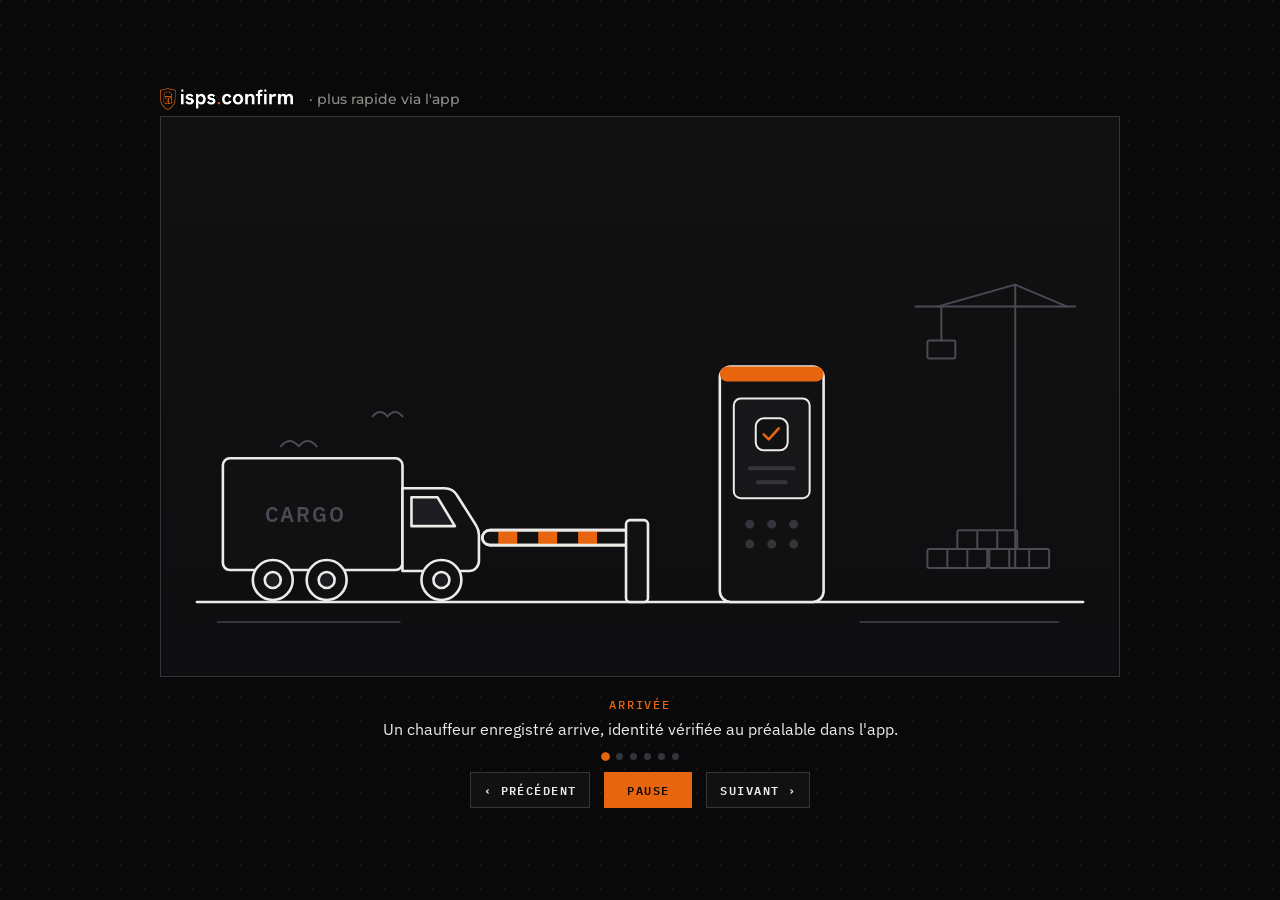
<file: flow-app-fr.html>
<!DOCTYPE html>
<html lang="fr">
<head>
<meta charset="UTF-8">
<meta name="viewport" content="width=device-width, initial-scale=1.0">
<link rel="icon" type="image/png" sizes="32x32" href="assets/favicon-32.png">
<link rel="icon" type="image/png" sizes="64x64" href="assets/favicon-64.png">
<link rel="apple-touch-icon" href="assets/apple-touch-icon.png">
<meta name="theme-color" content="#09090A">
<title>isps.confirm · Plus rapide via l'app : scan, numéro d'ordre, passage</title>
<link rel="preconnect" href="https://fonts.googleapis.com">
<link rel="preconnect" href="https://fonts.gstatic.com" crossorigin>
<link href="https://fonts.googleapis.com/css2?family=Montserrat:wght@600;700;800;900&family=IBM+Plex+Sans:wght@400;500;600&family=IBM+Plex+Mono:wght@400;500;600&display=swap" rel="stylesheet">
<style>
:root{
  --ink:#ECEBE8;--muted:#8F8C88;--paper:#111112;--mist:#17171A;--line:#34343B;
  --orange:#E8650F;--orange-soft:#2A1A0E;--ok:#3FB27F;--deny:#E0533D;--bg-el:#4A4A54;
}
*{margin:0;padding:0;box-sizing:border-box}
body{font-family:"IBM Plex Sans",sans-serif;background:#09090A;background-image:radial-gradient(circle at 1px 1px,rgba(167,164,196,.08) 1px,transparent 1.4px);background-size:24px 24px;color:var(--ink);display:flex;min-height:100vh;align-items:center;justify-content:center;padding:24px}
.frame{width:min(960px,100%);}
.brand{display:flex;align-items:center;gap:10px;font-family:"Montserrat",sans-serif;font-weight:700;font-size:1.05rem;margin-bottom:6px}
.brand .dot{color:var(--orange)}
.brand img{height:22px;width:auto;display:block;margin-right:6px}
.stage{position:relative;border:1px solid var(--line);border-radius:0;overflow:hidden;background:linear-gradient(180deg,#111112 0%,#0E0E10 100%)}
.stage svg.scene{width:100%;height:auto;display:block}

/* ---- trucks ---- */
.tA{transform:translateX(-460px);transition:transform 2.4s cubic-bezier(.45,0,.25,1)}
.on-tA-in .tA{transform:translateX(0)}
.on-tA-out .tA{transform:translateX(700px);transition-duration:2.6s}
.tB{transform:translateX(-460px);transition:transform 2.4s cubic-bezier(.45,0,.25,1)}
.on-tB-in .tB{transform:translateX(0)}
.snap .tA,.snap .tB,.snap .arm{transition:none!important}

/* ---- barrier ---- */
.arm{transform-box:fill-box;transform-origin:100% 50%;transform:rotate(0deg);transition:transform 1.4s ease-in-out}
.on-gate-open .arm{transform:rotate(66deg)}

/* ---- kiosk badge ---- */
.badge{opacity:0;transition:opacity .5s}
.on-res-ok .badge-ok{opacity:1}
.on-res-no .badge-no{opacity:1}
.kioskscan{opacity:0}
.on-scan .kioskscan{opacity:1;animation:kscan 2s ease-in-out infinite}
@keyframes kscan{0%,100%{transform:translateY(0)}50%{transform:translateY(78px)}}

/* ---- panel ---- */
.panel{opacity:0;transition:opacity .45s;pointer-events:none}
.panel.on{opacity:1}
.callout{opacity:0;transition:opacity .45s}
.callout.on{opacity:1}

/* panel inner animations: run when .on */
.panel .chip{opacity:.35}
.panel.on .chip{animation:chipin .4s ease forwards}
.panel.on .chip:nth-of-type(1){animation-delay:.15s}
.panel.on .chip:nth-of-type(2){animation-delay:.3s}
.panel.on .chip:nth-of-type(3){animation-delay:.45s}
.panel.on .chip:nth-of-type(4){animation-delay:.6s}
.panel.on .chip:nth-of-type(5){animation-delay:.75s}
.panel.on .chip:nth-of-type(6){animation-delay:.9s}
@keyframes chipin{to{opacity:1}}
.panel .chip-pick rect{fill:#111112;stroke:var(--line);transition:none}
.panel.on .chip-pick rect{animation:pick .5s ease forwards 1.7s}
.panel.on .chip-pick text{animation:picktxt .5s ease forwards 1.7s}
@keyframes pick{to{fill:#E8650F;stroke:#E8650F}}
@keyframes picktxt{to{fill:#111112}}

.typed tspan{opacity:0}
.panel.on .typed tspan{animation:chipin .08s ease forwards}
.panel.on .typed tspan:nth-child(1){animation-delay:.7s}
.panel.on .typed tspan:nth-child(2){animation-delay:1s}
.panel.on .typed tspan:nth-child(3){animation-delay:1.3s}
.panel.on .typed tspan:nth-child(4){animation-delay:1.6s}
.panel.on .typed tspan:nth-child(5){animation-delay:1.9s}
.caret{opacity:0}
.panel.on .caret{animation:blink 1s step-end infinite}
@keyframes blink{0%,100%{opacity:1}50%{opacity:0}}

.sweep{opacity:0}
.panel.on .sweep{animation:sweepmove 2.2s ease-in-out .5s 1 forwards}
@keyframes sweepmove{0%{opacity:1;transform:translateY(0)}90%{opacity:1;transform:translateY(96px)}100%{opacity:0;transform:translateY(96px)}}
.stepcheck{opacity:0;transform:scale(.6);transform-box:fill-box;transform-origin:center}
.panel.on .stepcheck{animation:pop .45s cubic-bezier(.2,1.4,.4,1) forwards 2.7s}
@keyframes pop{to{opacity:1;transform:scale(1)}}

.dots10 circle{opacity:.25}
.panel.on .dots10 circle{animation:chipin .15s ease forwards}
.panel.on .dots10 circle:nth-child(1){animation-delay:.5s}
.panel.on .dots10 circle:nth-child(2){animation-delay:.7s}
.panel.on .dots10 circle:nth-child(3){animation-delay:.9s}
.panel.on .dots10 circle:nth-child(4){animation-delay:1.1s}
.panel.on .dots10 circle:nth-child(5){animation-delay:1.3s}
.panel.on .dots10 circle:nth-child(6){animation-delay:1.5s}
.panel.on .dots10 circle:nth-child(7){animation-delay:1.7s}
.panel.on .dots10 circle:nth-child(8){animation-delay:1.9s}
.panel.on .dots10 circle:nth-child(9){animation-delay:2.1s}
.panel.on .dots10 circle:nth-child(10){animation-delay:2.3s}
.panel.on .dots10 circle:nth-child(11){animation-delay:2.5s}
.formatok{opacity:0}
.panel.on .formatok{animation:chipin .4s ease forwards 2.9s}

.radar{transform-box:fill-box;transform-origin:center;opacity:0}
.panel.on .radar{opacity:1;animation:spin 1.8s linear infinite}
@keyframes spin{to{transform:rotate(360deg)}}
.pulse3 circle{opacity:.2}
.panel.on .pulse3 circle{animation:p3 1.2s ease-in-out infinite}
.panel.on .pulse3 circle:nth-child(2){animation-delay:.2s}
.panel.on .pulse3 circle:nth-child(3){animation-delay:.4s}
@keyframes p3{0%,100%{opacity:.2}50%{opacity:1}}

.bigres{opacity:0;transform:scale(.7);transform-box:fill-box;transform-origin:center}
.panel.on .bigres{animation:pop .5s cubic-bezier(.2,1.4,.4,1) forwards .3s}
.reslines{opacity:0}
.panel.on .reslines{animation:chipin .5s ease forwards .8s}
.logline{opacity:0}
.panel.on .logline{animation:chipin .5s ease forwards 1.4s}

.qrmods rect{opacity:1}
.panel.on .qrmods .qm-a{animation:qmA 3s steps(1) infinite}
.panel.on .qrmods .qm-b{animation:qmB 3s steps(1) infinite}
@keyframes qmA{0%,49%{opacity:1}50%,100%{opacity:.15}}
@keyframes qmB{0%,49%{opacity:.15}50%,100%{opacity:1}}
.ring{transform-box:fill-box;transform-origin:center;transform:rotate(-90deg)}
.panel.on .ring circle{stroke-dasharray:88;stroke-dashoffset:0;animation:ringdown 3s linear infinite}
@keyframes ringdown{from{stroke-dashoffset:0}to{stroke-dashoffset:88}}
.tapbtn{transform-box:fill-box;transform-origin:center}
.panel.on .tapbtn{animation:tap .5s ease 1.9s 1}
@keyframes tap{50%{transform:scale(.93)}}
.tapdone{opacity:0}
.panel.on .tapdone{animation:chipin .4s ease forwards 2.4s}

/* ---- outro ---- */
.outro{position:absolute;inset:0;display:flex;flex-direction:column;align-items:center;justify-content:center;gap:14px;
  background:rgba(9,9,10,.92);backdrop-filter:blur(3px);opacity:0;pointer-events:none;transition:opacity .6s}
.on-dim .outro{opacity:1}
.outro .wm{font-family:"Montserrat",sans-serif;font-weight:700;font-size:2rem;letter-spacing:-.02em}
.outro .wm .dot{color:var(--orange)}
.outro p{font-family:"IBM Plex Mono",monospace;font-size:.8rem;letter-spacing:.12em;text-transform:uppercase;color:var(--muted)}

/* ---- caption & controls ---- */
.caption{min-height:64px;padding:16px 6px 4px;text-align:center}
.caption .lbl{font-family:"IBM Plex Mono",monospace;font-size:.72rem;font-weight:500;letter-spacing:.16em;text-transform:uppercase;color:var(--orange)}
.caption p{font-size:.98rem;color:var(--ink);margin-top:6px}
.controls{display:flex;align-items:center;justify-content:center;gap:14px;padding:10px 0 4px}
.controls button{font-family:"IBM Plex Sans",sans-serif;font-weight:600;font-size:.9rem;border:1px solid var(--line);background:#111112;color:var(--ink);
  border-radius:0;padding:.6em 1.1em;font-family:"IBM Plex Mono",monospace;font-size:.74rem;letter-spacing:.12em;text-transform:uppercase;cursor:pointer;transition:border-color .15s}
.controls button:hover{border-color:var(--ink)}
.controls .play{background:var(--orange);border-color:var(--orange);color:#120800;min-width:88px}
.dotsnav{display:flex;gap:7px;justify-content:center;padding:10px 0 2px}
.dotsnav i{width:7px;height:7px;border-radius:50%;background:var(--line);transition:background .3s,transform .3s}
.dotsnav i.cur{background:var(--orange);transform:scale(1.25)}
.rm-note{display:none;text-align:center;font-size:.8rem;color:var(--muted);padding-top:6px}
@media (prefers-reduced-motion:reduce){
  *{animation:none!important;transition-duration:.01ms!important}
  .rm-note{display:block}
}
</style>
</head>
<body>
<div class="frame">
  <div class="brand">
    <img src="assets/logo-wordmark.png" alt="isps.confirm" width="133" height="22">
    <span style="font-weight:500;color:#8F8C88;font-size:.85rem">· plus rapide via l'app</span>
  </div>

  <div class="stage" id="root">
    <svg class="scene" viewBox="0 0 960 560" fill="none" xmlns="http://www.w3.org/2000/svg">
      <defs>
        <g id="truckshape">
          <g stroke="#ECEBE8" stroke-width="2.6" stroke-linejoin="round">
            <rect x="0" y="0" width="180" height="112" rx="7" fill="#111112"/>
            <path d="M180 30h42c5 0 10 2.6 12.6 7l19 30c2 3.1 3 6.2 3 9.9V103c0 5.5-4.5 10-10 10h-66.6z" fill="#111112"/>
            <path d="M189 39h26l17.5 29H189z" fill="#1C1C21"/>
            <circle cx="50" cy="122" r="20" fill="#111112"/><circle cx="50" cy="122" r="8" fill="#1C1C21"/>
            <circle cx="104" cy="122" r="20" fill="#111112"/><circle cx="104" cy="122" r="8" fill="#1C1C21"/>
            <circle cx="219" cy="122" r="20" fill="#111112"/><circle cx="219" cy="122" r="8" fill="#1C1C21"/>
          </g>
          <text x="42" y="64" font-family=""Montserrat",sans-serif" font-size="21" font-weight="600" fill="#4A4A54" letter-spacing="2">CARGO</text>
        </g>
      </defs>

      <!-- achtergrond: kraan + containers -->
      <g stroke="#4A4A54" stroke-width="2" stroke-linecap="round">
        <path d="M856 452V190"/><path d="M856 190H756"/><path d="M856 190h60"/>
        <path d="M856 168v22"/><path d="M856 168l-78 22M856 168l52 22"/>
        <path d="M782 190v34"/><rect x="768" y="224" width="28" height="18" rx="2"/>
      </g>
      <g stroke="#4A4A54" stroke-width="2">
        <rect x="798" y="414" width="60" height="19" rx="2"/>
        <rect x="768" y="433" width="60" height="19" rx="2"/>
        <rect x="830" y="433" width="60" height="19" rx="2"/>
        <line x1="818" y1="414" x2="818" y2="433"/><line x1="838" y1="414" x2="838" y2="433"/>
        <line x1="788" y1="433" x2="788" y2="452"/><line x1="808" y1="433" x2="808" y2="452"/>
        <line x1="850" y1="433" x2="850" y2="452"/><line x1="870" y1="433" x2="870" y2="452"/>
      </g>
      <g stroke="#4A4A54" stroke-width="2" stroke-linecap="round">
        <path d="M120 330c6-7 12-7 18 0M138 330c6-7 12-7 18 0"/>
        <path d="M212 300c5-6 10-6 15 0M227 300c5-6 10-6 15 0"/>
      </g>

      <!-- grond -->
      <line x1="36" y1="486" x2="924" y2="486" stroke="#ECEBE8" stroke-width="2.6" stroke-linecap="round"/>
      <line x1="56" y1="506" x2="240" y2="506" stroke="#34343B" stroke-width="2"/>
      <line x1="700" y1="506" x2="900" y2="506" stroke="#34343B" stroke-width="2"/>

      <!-- trucks -->
      <g class="tA"><use href="#truckshape" x="62" y="342"/></g>
      <g class="tB"><use href="#truckshape" x="62" y="342"/></g>

      <!-- slagboom -->
      <g stroke="#ECEBE8" stroke-width="2.6" stroke-linecap="round">
        <g class="arm">
          <rect x="322" y="414" width="152" height="15" rx="7.5" fill="#111112"/>
          <rect x="338" y="414" width="19" height="15" fill="#E8650F" stroke="none"/>
          <rect x="378" y="414" width="19" height="15" fill="#E8650F" stroke="none"/>
          <rect x="418" y="414" width="19" height="15" fill="#E8650F" stroke="none"/>
          <rect x="322" y="414" width="152" height="15" rx="7.5"/>
        </g>
        <rect x="466" y="404" width="22" height="82" rx="4" fill="#111112"/>
      </g>

      <!-- kiosk -->
      <g>
        <rect x="560" y="250" width="104" height="236" rx="11" fill="#111112" stroke="#ECEBE8" stroke-width="2.6"/>
        <rect x="560" y="250" width="104" height="15" rx="7.5" fill="#E8650F" stroke="none"/>
        <rect x="574" y="282" width="76" height="100" rx="7" fill="#17171A" stroke="#ECEBE8" stroke-width="2"/>
        <rect x="596" y="302" width="32" height="32" rx="8" fill="#111112" stroke="#ECEBE8" stroke-width="2"/>
        <path d="M604 318l5 5 10-11" stroke="#E8650F" stroke-width="2.6" stroke-linecap="round" stroke-linejoin="round"/>
        <path d="M590 352h44M598 366h28" stroke="#34343B" stroke-width="4" stroke-linecap="round"/>
        <g class="kioskscan"><line x1="579" y1="290" x2="645" y2="290" stroke="#E8650F" stroke-width="2.6" stroke-linecap="round"/></g>
        <g fill="#34343B">
          <circle cx="590" cy="408" r="4.5"/><circle cx="612" cy="408" r="4.5"/><circle cx="634" cy="408" r="4.5"/>
          <circle cx="590" cy="428" r="4.5"/><circle cx="612" cy="428" r="4.5"/><circle cx="634" cy="428" r="4.5"/>
        </g>
        <g class="badge badge-ok">
          <circle cx="672" cy="380" r="17" fill="#3FB27F"/>
          <path d="M664 380l6 6 10-12" stroke="#111112" stroke-width="2.8" stroke-linecap="round" stroke-linejoin="round"/>
        </g>
        <g class="badge badge-no">
          <circle cx="672" cy="380" r="17" fill="#E0533D"/>
          <path d="M666 374l12 12M678 374l-12 12" stroke="#111112" stroke-width="2.8" stroke-linecap="round"/>
        </g>
      </g>

      <!-- callout naar paneel -->
      <g class="callout" id="callout">
        <line x1="612" y1="282" x2="612" y2="250" stroke="#34343B" stroke-width="2" stroke-dasharray="4 5"/>
      </g>

      <!-- ===== paneel (scherm-close-up) ===== -->
      <g id="panelbox" class="callout">
        <rect x="392" y="34" width="440" height="216" rx="16" fill="#111112" stroke="#34343B" stroke-width="2"/>
        <rect x="392" y="34" width="440" height="10" rx="5" fill="#E8650F"/>
      </g>

      <!-- p-qr -->
      <g class="panel" id="p-qr">
        <!-- telefoon -->
        <rect x="472" y="60" width="96" height="164" rx="14" fill="#111112" stroke="#ECEBE8" stroke-width="2.4"/>
        <line x1="506" y1="74" x2="534" y2="74" stroke="#34343B" stroke-width="3" stroke-linecap="round"/>
        <g class="qrmods" fill="#ECEBE8">
          <rect class="qm-a" x="492" y="96" width="12" height="12"/><rect x="508" y="96" width="12" height="12"/><rect class="qm-b" x="524" y="96" width="12" height="12"/><rect x="540" y="96" width="12" height="12"/>
          <rect x="492" y="112" width="12" height="12"/><rect class="qm-b" x="524" y="112" width="12" height="12"/>
          <rect class="qm-b" x="492" y="128" width="12" height="12"/><rect x="508" y="128" width="12" height="12"/><rect x="540" y="128" width="12" height="12"/>
          <rect x="508" y="144" width="12" height="12"/><rect class="qm-a" x="524" y="144" width="12" height="12"/>
          <rect x="492" y="160" width="12" height="12"/><rect class="qm-a" x="540" y="160" width="12" height="12"/>
        </g>
        <!-- countdown-ring -->
        <g class="ring"><circle cx="520" cy="198" r="14" stroke="#E8650F" stroke-width="3" fill="none"/></g>
        <text x="520" y="202.5" text-anchor="middle" font-family=""IBM Plex Mono",monospace" font-size="10" font-weight="500" fill="#E8650F">45s</text>
        <!-- uitleg -->
        <text x="600" y="104" font-family=""Montserrat",sans-serif" font-size="17" font-weight="600" fill="#ECEBE8">QR code rotatif</text>
        <text x="600" y="128" font-family=""IBM Plex Sans",sans-serif" font-size="12.5" fill="#8F8C88">Identité vérifiée au préalable dans l'app.</text>
        <text x="600" y="146" font-family=""IBM Plex Sans",sans-serif" font-size="12.5" fill="#8F8C88">Le code se renouvelle toutes les 45 secondes,</text>
        <text x="600" y="164" font-family=""IBM Plex Sans",sans-serif" font-size="12.5" fill="#8F8C88">une capture d'écran est aussitôt inutilisable.</text>
        <g class="stepcheck"><circle cx="620" cy="198" r="14" fill="#3FB27F"/><path d="M613.5 198l5 5 8.5-10" stroke="#111112" stroke-width="2.4" stroke-linecap="round" stroke-linejoin="round"/></g>
        <text class="formatok" x="644" y="203" font-family=""IBM Plex Sans",sans-serif" font-size="13" fill="#3FB27F" font-weight="600">scanné</text>
      </g>

      <!-- p-order -->
      <g class="panel" id="p-order">
        <text x="612" y="88" text-anchor="middle" font-family=""IBM Plex Sans",sans-serif" font-size="17" font-weight="600" fill="#ECEBE8">Confirmer le numéro d'ordre</text>
        <rect x="472" y="108" width="280" height="50" rx="10" fill="#17171A" stroke="#34343B" stroke-width="2"/>
        <text class="typed" x="492" y="141" font-family=""IBM Plex Mono",monospace" font-size="22" font-weight="500" fill="#E8650F"><tspan>#</tspan><tspan>8</tspan><tspan>4</tspan><tspan>2</tspan><tspan>0</tspan></text>
        <g class="tapbtn">
          <rect x="512" y="176" width="200" height="42" rx="10" fill="#E8650F"/>
          <text x="612" y="203" text-anchor="middle" font-family=""IBM Plex Sans",sans-serif" font-size="15" font-weight="600" fill="#111112">Confirmer</text>
        </g>
        <g class="tapdone"><circle cx="736" cy="197" r="12" fill="#3FB27F"/><path d="M730.5 197l4 4 7-8" stroke="#111112" stroke-width="2.2" stroke-linecap="round" stroke-linejoin="round"/></g>
      </g>

      <!-- (documentfoto/selfie/nummer vervallen in de app-flow: vooraf geverifieerd) -->

      <!-- p-aigis -->
      <g class="panel" id="p-aigis">
        <path d="M560 66l30 12v20c0 19-12.5 35-30 42-17.5-7-30-23-30-42V78l30-12z" stroke="#ECEBE8" stroke-width="2.4" stroke-linejoin="round" fill="#111112"/>
        <circle cx="560" cy="104" r="17" stroke="#E8650F" stroke-width="2"/>
        <g class="radar"><path d="M560 104L560 87A17 17 0 0 1 574 96Z" fill="#E8650F" opacity=".35"/><line x1="560" y1="104" x2="560" y2="87" stroke="#E8650F" stroke-width="2" stroke-linecap="round"/></g>
        <circle cx="560" cy="104" r="2" fill="#E8650F"/>
        <text x="612" y="92" font-family=""Montserrat",sans-serif" font-size="17" font-weight="600" fill="#ECEBE8">Contrôle en arrière-plan</text>
        <text x="612" y="114" font-family=""IBM Plex Sans",sans-serif" font-size="12.5" fill="#8F8C88">Le contrôle portuaire s'exécute automatiquement</text>
        <text x="612" y="132" font-family=""IBM Plex Sans",sans-serif" font-size="12.5" fill="#8F8C88">via AIGIS, à chaque visite, aussi via l'app</text>
        <g class="pulse3" fill="#E8650F">
          <circle cx="586" cy="186" r="5"/><circle cx="608" cy="186" r="5"/><circle cx="630" cy="186" r="5"/>
        </g>
        <text x="612" y="222" text-anchor="middle" font-family=""IBM Plex Mono",monospace" font-size="11" fill="#8F8C88" letter-spacing="1">PLUS RAPIDE, JAMAIS MOINS STRICT</text>
      </g>

      <!-- p-ok -->
      <g class="panel" id="p-ok">
        <g class="bigres"><circle cx="612" cy="112" r="34" fill="#3FB27F"/><path d="M596 112l11 11 21-24" stroke="#111112" stroke-width="4" stroke-linecap="round" stroke-linejoin="round"/></g>
        <g class="reslines">
          <text x="612" y="176" text-anchor="middle" font-family=""Montserrat",sans-serif" font-size="19" font-weight="600" fill="#3FB27F">Passage rapide, barrière ouverte</text>
          <text x="612" y="200" text-anchor="middle" font-family=""IBM Plex Sans",sans-serif" font-size="13" fill="#8F8C88">Du scan au passage en quelques secondes.</text>
        </g>
        <text class="logline" x="612" y="228" text-anchor="middle" font-family=""IBM Plex Mono",monospace" font-size="11" fill="#8F8C88">07:18:52 · scan QR · accès accordé · journalisé ✓</text>
      </g>
    </svg>

    <div class="outro">
      <div class="wm"><img src="assets/logo-wordmark.png" alt="isps.confirm" width="242" height="40"></div>
      <p>Scan · numéro d'ordre · passage rapide, jamais moins strict</p>
    </div>
  </div>

  <div class="caption">
    <span class="lbl" id="cap-lbl"></span>
    <p id="cap-sub"></p>
  </div>
  <div class="dotsnav" id="dotsnav"></div>
  <div class="controls">
    <button id="btn-prev" aria-label="Étape précédente">‹ Précédent</button>
    <button id="btn-play" class="play">Pause</button>
    <button id="btn-next" aria-label="Étape suivante">Suivant ›</button>
  </div>
  <p class="rm-note">Mouvement réduit actif. Utilisez Précédent/Suivant pour parcourir les étapes.</p>
</div>

<script>
const steps=[
 {lbl:"ARRIVÉE",sub:"Un chauffeur enregistré arrive, identité vérifiée au préalable dans l'app.",dur:3400,cls:["tA-in"],panel:null},
 {lbl:"ÉTAPE 01 · SCAN",sub:"Le chauffeur présente le QR code rotatif de l'app au scanner.",dur:4600,cls:["tA-in","scan"],panel:"p-qr"},
 {lbl:"ÉTAPE 02 · NUMÉRO D'ORDRE",sub:"Seul le numéro d'ordre du trajet reste à confirmer.",dur:3800,cls:["tA-in"],panel:"p-order"},
 {lbl:"EN ARRIÈRE-PLAN",sub:"Le contrôle portuaire s'exécute automatiquement via AIGIS, à chaque visite, aussi via l'app.",dur:4200,cls:["tA-in","scan"],panel:"p-aigis"},
 {lbl:"ÉTAPE 03 · PASSAGE RAPIDE",sub:"La barrière s'ouvre. Du scan au passage en quelques secondes.",dur:5600,cls:["tA-in","tA-out","gate-open","res-ok"],panel:"p-ok"},
 {lbl:"",sub:"Plus rapide, jamais moins strict.",dur:4200,cls:["tA-in","tA-out","dim"],panel:null},
];
const root=document.getElementById('root');
const lblEl=document.getElementById('cap-lbl'),subEl=document.getElementById('cap-sub');
const panels=[...document.querySelectorAll('.panel')];
const pbox=document.getElementById('panelbox'),callout=document.getElementById('callout');
const nav=document.getElementById('dotsnav');
steps.forEach((s,i)=>{const d=document.createElement('i');d.addEventListener('click',()=>go(i,true));nav.appendChild(d);});
const navdots=[...nav.children];
let cur=0,timer=null,playing=true;
const reduced=window.matchMedia('(prefers-reduced-motion: reduce)').matches;

function apply(i,snap){
  const s=steps[i];
  root.className='stage'+(snap?' snap':'')+s.cls.map(c=>' on-'+c).join('');
  if(snap){void root.offsetWidth;root.classList.remove('snap');}
  panels.forEach(p=>p.classList.toggle('on',p.id===s.panel));
  const showBox=!!s.panel;
  pbox.classList.toggle('on',showBox);callout.classList.toggle('on',showBox);
  lblEl.textContent=s.lbl;subEl.textContent=s.sub;
  navdots.forEach((d,j)=>d.classList.toggle('cur',j===i));
}
function schedule(){
  clearTimeout(timer);
  if(!playing||reduced)return;
  timer=setTimeout(()=>{const n=(cur+1)%steps.length;go(n,n===0);},steps[cur].dur);
}
function go(i,snap){cur=i;apply(i,snap||false);schedule();}
document.getElementById('btn-prev').addEventListener('click',()=>go((cur-1+steps.length)%steps.length,true));
document.getElementById('btn-next').addEventListener('click',()=>go((cur+1)%steps.length,true));
const playBtn=document.getElementById('btn-play');
playBtn.addEventListener('click',()=>{playing=!playing;playBtn.textContent=playing?'Pause':'Lecture';if(playing)schedule();else clearTimeout(timer);});
if(reduced){playing=false;playBtn.textContent='Lecture';}
go(0,true);
</script>
</body>
</html>
</file>
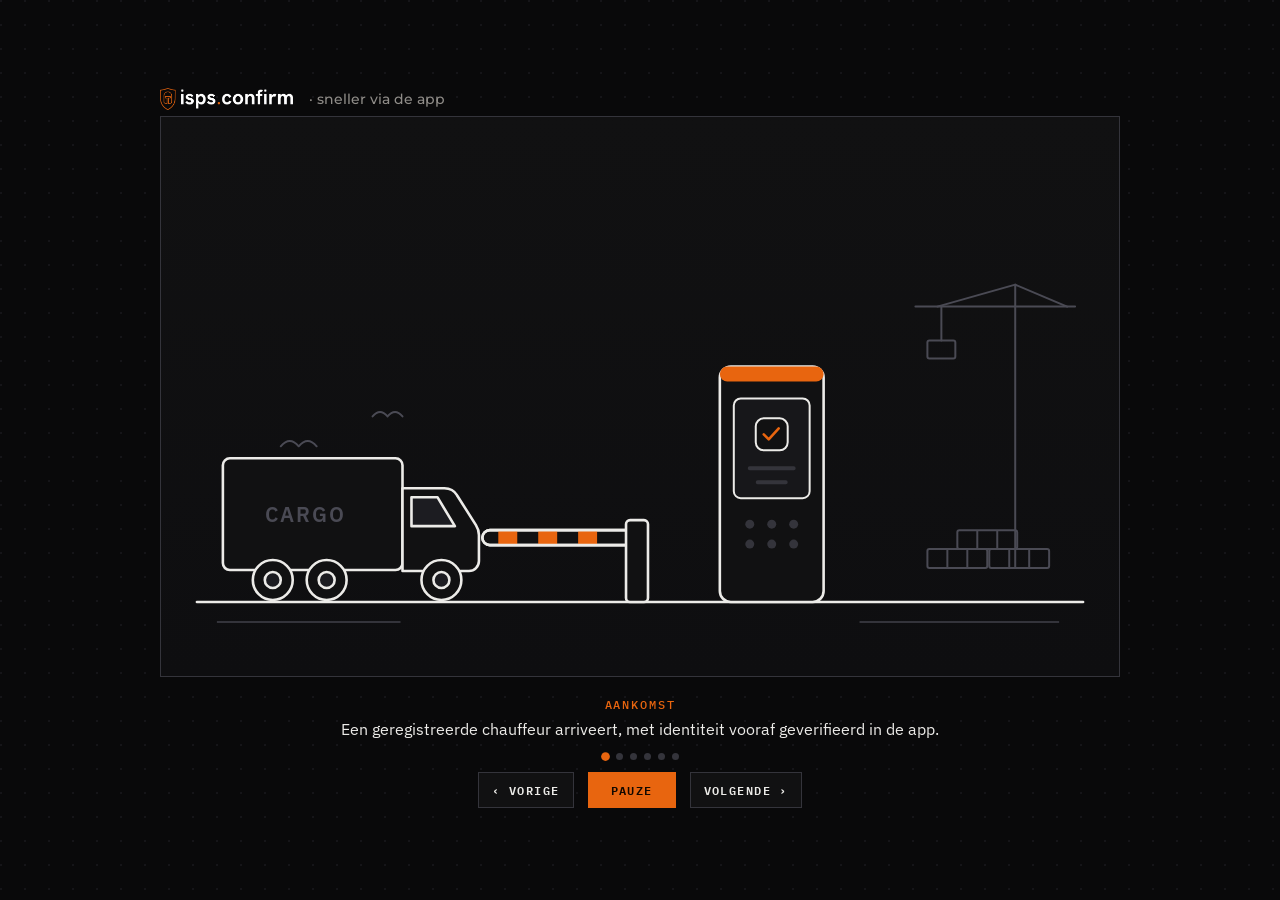
<file: flow-app.html>
<!DOCTYPE html>
<html lang="nl">
<head>
<meta charset="UTF-8">
<meta name="viewport" content="width=device-width, initial-scale=1.0">
<link rel="icon" type="image/png" sizes="32x32" href="assets/favicon-32.png">
<link rel="icon" type="image/png" sizes="64x64" href="assets/favicon-64.png">
<link rel="apple-touch-icon" href="assets/apple-touch-icon.png">
<meta name="theme-color" content="#09090A">
<title>isps.confirm · Sneller via de app: scan, ordernummer, binnen</title>
<link rel="preconnect" href="https://fonts.googleapis.com">
<link rel="preconnect" href="https://fonts.gstatic.com" crossorigin>
<link href="https://fonts.googleapis.com/css2?family=Montserrat:wght@600;700;800;900&family=IBM+Plex+Sans:wght@400;500;600&family=IBM+Plex+Mono:wght@400;500;600&display=swap" rel="stylesheet">
<style>
:root{
  --ink:#ECEBE8;--muted:#8F8C88;--paper:#111112;--mist:#17171A;--line:#34343B;
  --orange:#E8650F;--orange-soft:#2A1A0E;--ok:#3FB27F;--deny:#E0533D;--bg-el:#4A4A54;
}
*{margin:0;padding:0;box-sizing:border-box}
body{font-family:"IBM Plex Sans",sans-serif;background:#09090A;background-image:radial-gradient(circle at 1px 1px,rgba(167,164,196,.08) 1px,transparent 1.4px);background-size:24px 24px;color:var(--ink);display:flex;min-height:100vh;align-items:center;justify-content:center;padding:24px}
.frame{width:min(960px,100%);}
.brand{display:flex;align-items:center;gap:10px;font-family:"Montserrat",sans-serif;font-weight:700;font-size:1.05rem;margin-bottom:6px}
.brand .dot{color:var(--orange)}
.brand img{height:22px;width:auto;display:block;margin-right:6px}
.stage{position:relative;border:1px solid var(--line);border-radius:0;overflow:hidden;background:linear-gradient(180deg,#111112 0%,#0E0E10 100%)}
.stage svg.scene{width:100%;height:auto;display:block}

/* ---- trucks ---- */
.tA{transform:translateX(-460px);transition:transform 2.4s cubic-bezier(.45,0,.25,1)}
.on-tA-in .tA{transform:translateX(0)}
.on-tA-out .tA{transform:translateX(700px);transition-duration:2.6s}
.tB{transform:translateX(-460px);transition:transform 2.4s cubic-bezier(.45,0,.25,1)}
.on-tB-in .tB{transform:translateX(0)}
.snap .tA,.snap .tB,.snap .arm{transition:none!important}

/* ---- barrier ---- */
.arm{transform-box:fill-box;transform-origin:100% 50%;transform:rotate(0deg);transition:transform 1.4s ease-in-out}
.on-gate-open .arm{transform:rotate(66deg)}

/* ---- kiosk badge ---- */
.badge{opacity:0;transition:opacity .5s}
.on-res-ok .badge-ok{opacity:1}
.on-res-no .badge-no{opacity:1}
.kioskscan{opacity:0}
.on-scan .kioskscan{opacity:1;animation:kscan 2s ease-in-out infinite}
@keyframes kscan{0%,100%{transform:translateY(0)}50%{transform:translateY(78px)}}

/* ---- panel ---- */
.panel{opacity:0;transition:opacity .45s;pointer-events:none}
.panel.on{opacity:1}
.callout{opacity:0;transition:opacity .45s}
.callout.on{opacity:1}

/* panel inner animations: run when .on */
.panel .chip{opacity:.35}
.panel.on .chip{animation:chipin .4s ease forwards}
.panel.on .chip:nth-of-type(1){animation-delay:.15s}
.panel.on .chip:nth-of-type(2){animation-delay:.3s}
.panel.on .chip:nth-of-type(3){animation-delay:.45s}
.panel.on .chip:nth-of-type(4){animation-delay:.6s}
.panel.on .chip:nth-of-type(5){animation-delay:.75s}
.panel.on .chip:nth-of-type(6){animation-delay:.9s}
@keyframes chipin{to{opacity:1}}
.panel .chip-pick rect{fill:#111112;stroke:var(--line);transition:none}
.panel.on .chip-pick rect{animation:pick .5s ease forwards 1.7s}
.panel.on .chip-pick text{animation:picktxt .5s ease forwards 1.7s}
@keyframes pick{to{fill:#E8650F;stroke:#E8650F}}
@keyframes picktxt{to{fill:#111112}}

.typed tspan{opacity:0}
.panel.on .typed tspan{animation:chipin .08s ease forwards}
.panel.on .typed tspan:nth-child(1){animation-delay:.7s}
.panel.on .typed tspan:nth-child(2){animation-delay:1s}
.panel.on .typed tspan:nth-child(3){animation-delay:1.3s}
.panel.on .typed tspan:nth-child(4){animation-delay:1.6s}
.panel.on .typed tspan:nth-child(5){animation-delay:1.9s}
.caret{opacity:0}
.panel.on .caret{animation:blink 1s step-end infinite}
@keyframes blink{0%,100%{opacity:1}50%{opacity:0}}

.sweep{opacity:0}
.panel.on .sweep{animation:sweepmove 2.2s ease-in-out .5s 1 forwards}
@keyframes sweepmove{0%{opacity:1;transform:translateY(0)}90%{opacity:1;transform:translateY(96px)}100%{opacity:0;transform:translateY(96px)}}
.stepcheck{opacity:0;transform:scale(.6);transform-box:fill-box;transform-origin:center}
.panel.on .stepcheck{animation:pop .45s cubic-bezier(.2,1.4,.4,1) forwards 2.7s}
@keyframes pop{to{opacity:1;transform:scale(1)}}

.dots10 circle{opacity:.25}
.panel.on .dots10 circle{animation:chipin .15s ease forwards}
.panel.on .dots10 circle:nth-child(1){animation-delay:.5s}
.panel.on .dots10 circle:nth-child(2){animation-delay:.7s}
.panel.on .dots10 circle:nth-child(3){animation-delay:.9s}
.panel.on .dots10 circle:nth-child(4){animation-delay:1.1s}
.panel.on .dots10 circle:nth-child(5){animation-delay:1.3s}
.panel.on .dots10 circle:nth-child(6){animation-delay:1.5s}
.panel.on .dots10 circle:nth-child(7){animation-delay:1.7s}
.panel.on .dots10 circle:nth-child(8){animation-delay:1.9s}
.panel.on .dots10 circle:nth-child(9){animation-delay:2.1s}
.panel.on .dots10 circle:nth-child(10){animation-delay:2.3s}
.panel.on .dots10 circle:nth-child(11){animation-delay:2.5s}
.formatok{opacity:0}
.panel.on .formatok{animation:chipin .4s ease forwards 2.9s}

.radar{transform-box:fill-box;transform-origin:center;opacity:0}
.panel.on .radar{opacity:1;animation:spin 1.8s linear infinite}
@keyframes spin{to{transform:rotate(360deg)}}
.pulse3 circle{opacity:.2}
.panel.on .pulse3 circle{animation:p3 1.2s ease-in-out infinite}
.panel.on .pulse3 circle:nth-child(2){animation-delay:.2s}
.panel.on .pulse3 circle:nth-child(3){animation-delay:.4s}
@keyframes p3{0%,100%{opacity:.2}50%{opacity:1}}

.bigres{opacity:0;transform:scale(.7);transform-box:fill-box;transform-origin:center}
.panel.on .bigres{animation:pop .5s cubic-bezier(.2,1.4,.4,1) forwards .3s}
.reslines{opacity:0}
.panel.on .reslines{animation:chipin .5s ease forwards .8s}
.logline{opacity:0}
.panel.on .logline{animation:chipin .5s ease forwards 1.4s}

.qrmods rect{opacity:1}
.panel.on .qrmods .qm-a{animation:qmA 3s steps(1) infinite}
.panel.on .qrmods .qm-b{animation:qmB 3s steps(1) infinite}
@keyframes qmA{0%,49%{opacity:1}50%,100%{opacity:.15}}
@keyframes qmB{0%,49%{opacity:.15}50%,100%{opacity:1}}
.ring{transform-box:fill-box;transform-origin:center;transform:rotate(-90deg)}
.panel.on .ring circle{stroke-dasharray:88;stroke-dashoffset:0;animation:ringdown 3s linear infinite}
@keyframes ringdown{from{stroke-dashoffset:0}to{stroke-dashoffset:88}}
.tapbtn{transform-box:fill-box;transform-origin:center}
.panel.on .tapbtn{animation:tap .5s ease 1.9s 1}
@keyframes tap{50%{transform:scale(.93)}}
.tapdone{opacity:0}
.panel.on .tapdone{animation:chipin .4s ease forwards 2.4s}

/* ---- outro ---- */
.outro{position:absolute;inset:0;display:flex;flex-direction:column;align-items:center;justify-content:center;gap:14px;
  background:rgba(9,9,10,.92);backdrop-filter:blur(3px);opacity:0;pointer-events:none;transition:opacity .6s}
.on-dim .outro{opacity:1}
.outro .wm{font-family:"Montserrat",sans-serif;font-weight:700;font-size:2rem;letter-spacing:-.02em}
.outro .wm .dot{color:var(--orange)}
.outro p{font-family:"IBM Plex Mono",monospace;font-size:.8rem;letter-spacing:.12em;text-transform:uppercase;color:var(--muted)}

/* ---- caption & controls ---- */
.caption{min-height:64px;padding:16px 6px 4px;text-align:center}
.caption .lbl{font-family:"IBM Plex Mono",monospace;font-size:.72rem;font-weight:500;letter-spacing:.16em;text-transform:uppercase;color:var(--orange)}
.caption p{font-size:.98rem;color:var(--ink);margin-top:6px}
.controls{display:flex;align-items:center;justify-content:center;gap:14px;padding:10px 0 4px}
.controls button{font-family:"IBM Plex Sans",sans-serif;font-weight:600;font-size:.9rem;border:1px solid var(--line);background:#111112;color:var(--ink);
  border-radius:0;padding:.6em 1.1em;font-family:"IBM Plex Mono",monospace;font-size:.74rem;letter-spacing:.12em;text-transform:uppercase;cursor:pointer;transition:border-color .15s}
.controls button:hover{border-color:var(--ink)}
.controls .play{background:var(--orange);border-color:var(--orange);color:#120800;min-width:88px}
.dotsnav{display:flex;gap:7px;justify-content:center;padding:10px 0 2px}
.dotsnav i{width:7px;height:7px;border-radius:50%;background:var(--line);transition:background .3s,transform .3s}
.dotsnav i.cur{background:var(--orange);transform:scale(1.25)}
.rm-note{display:none;text-align:center;font-size:.8rem;color:var(--muted);padding-top:6px}
@media (prefers-reduced-motion:reduce){
  *{animation:none!important;transition-duration:.01ms!important}
  .rm-note{display:block}
}
</style>
</head>
<body>
<div class="frame">
  <div class="brand">
    <img src="assets/logo-wordmark.png" alt="isps.confirm" width="133" height="22">
    <span style="font-weight:500;color:#8F8C88;font-size:.85rem">· sneller via de app</span>
  </div>

  <div class="stage" id="root">
    <svg class="scene" viewBox="0 0 960 560" fill="none" xmlns="http://www.w3.org/2000/svg">
      <defs>
        <g id="truckshape">
          <g stroke="#ECEBE8" stroke-width="2.6" stroke-linejoin="round">
            <rect x="0" y="0" width="180" height="112" rx="7" fill="#111112"/>
            <path d="M180 30h42c5 0 10 2.6 12.6 7l19 30c2 3.1 3 6.2 3 9.9V103c0 5.5-4.5 10-10 10h-66.6z" fill="#111112"/>
            <path d="M189 39h26l17.5 29H189z" fill="#1C1C21"/>
            <circle cx="50" cy="122" r="20" fill="#111112"/><circle cx="50" cy="122" r="8" fill="#1C1C21"/>
            <circle cx="104" cy="122" r="20" fill="#111112"/><circle cx="104" cy="122" r="8" fill="#1C1C21"/>
            <circle cx="219" cy="122" r="20" fill="#111112"/><circle cx="219" cy="122" r="8" fill="#1C1C21"/>
          </g>
          <text x="42" y="64" font-family=""Montserrat",sans-serif" font-size="21" font-weight="600" fill="#4A4A54" letter-spacing="2">CARGO</text>
        </g>
      </defs>

      <!-- achtergrond: kraan + containers -->
      <g stroke="#4A4A54" stroke-width="2" stroke-linecap="round">
        <path d="M856 452V190"/><path d="M856 190H756"/><path d="M856 190h60"/>
        <path d="M856 168v22"/><path d="M856 168l-78 22M856 168l52 22"/>
        <path d="M782 190v34"/><rect x="768" y="224" width="28" height="18" rx="2"/>
      </g>
      <g stroke="#4A4A54" stroke-width="2">
        <rect x="798" y="414" width="60" height="19" rx="2"/>
        <rect x="768" y="433" width="60" height="19" rx="2"/>
        <rect x="830" y="433" width="60" height="19" rx="2"/>
        <line x1="818" y1="414" x2="818" y2="433"/><line x1="838" y1="414" x2="838" y2="433"/>
        <line x1="788" y1="433" x2="788" y2="452"/><line x1="808" y1="433" x2="808" y2="452"/>
        <line x1="850" y1="433" x2="850" y2="452"/><line x1="870" y1="433" x2="870" y2="452"/>
      </g>
      <g stroke="#4A4A54" stroke-width="2" stroke-linecap="round">
        <path d="M120 330c6-7 12-7 18 0M138 330c6-7 12-7 18 0"/>
        <path d="M212 300c5-6 10-6 15 0M227 300c5-6 10-6 15 0"/>
      </g>

      <!-- grond -->
      <line x1="36" y1="486" x2="924" y2="486" stroke="#ECEBE8" stroke-width="2.6" stroke-linecap="round"/>
      <line x1="56" y1="506" x2="240" y2="506" stroke="#34343B" stroke-width="2"/>
      <line x1="700" y1="506" x2="900" y2="506" stroke="#34343B" stroke-width="2"/>

      <!-- trucks -->
      <g class="tA"><use href="#truckshape" x="62" y="342"/></g>
      <g class="tB"><use href="#truckshape" x="62" y="342"/></g>

      <!-- slagboom -->
      <g stroke="#ECEBE8" stroke-width="2.6" stroke-linecap="round">
        <g class="arm">
          <rect x="322" y="414" width="152" height="15" rx="7.5" fill="#111112"/>
          <rect x="338" y="414" width="19" height="15" fill="#E8650F" stroke="none"/>
          <rect x="378" y="414" width="19" height="15" fill="#E8650F" stroke="none"/>
          <rect x="418" y="414" width="19" height="15" fill="#E8650F" stroke="none"/>
          <rect x="322" y="414" width="152" height="15" rx="7.5"/>
        </g>
        <rect x="466" y="404" width="22" height="82" rx="4" fill="#111112"/>
      </g>

      <!-- kiosk -->
      <g>
        <rect x="560" y="250" width="104" height="236" rx="11" fill="#111112" stroke="#ECEBE8" stroke-width="2.6"/>
        <rect x="560" y="250" width="104" height="15" rx="7.5" fill="#E8650F" stroke="none"/>
        <rect x="574" y="282" width="76" height="100" rx="7" fill="#17171A" stroke="#ECEBE8" stroke-width="2"/>
        <rect x="596" y="302" width="32" height="32" rx="8" fill="#111112" stroke="#ECEBE8" stroke-width="2"/>
        <path d="M604 318l5 5 10-11" stroke="#E8650F" stroke-width="2.6" stroke-linecap="round" stroke-linejoin="round"/>
        <path d="M590 352h44M598 366h28" stroke="#34343B" stroke-width="4" stroke-linecap="round"/>
        <g class="kioskscan"><line x1="579" y1="290" x2="645" y2="290" stroke="#E8650F" stroke-width="2.6" stroke-linecap="round"/></g>
        <g fill="#34343B">
          <circle cx="590" cy="408" r="4.5"/><circle cx="612" cy="408" r="4.5"/><circle cx="634" cy="408" r="4.5"/>
          <circle cx="590" cy="428" r="4.5"/><circle cx="612" cy="428" r="4.5"/><circle cx="634" cy="428" r="4.5"/>
        </g>
        <g class="badge badge-ok">
          <circle cx="672" cy="380" r="17" fill="#3FB27F"/>
          <path d="M664 380l6 6 10-12" stroke="#111112" stroke-width="2.8" stroke-linecap="round" stroke-linejoin="round"/>
        </g>
        <g class="badge badge-no">
          <circle cx="672" cy="380" r="17" fill="#E0533D"/>
          <path d="M666 374l12 12M678 374l-12 12" stroke="#111112" stroke-width="2.8" stroke-linecap="round"/>
        </g>
      </g>

      <!-- callout naar paneel -->
      <g class="callout" id="callout">
        <line x1="612" y1="282" x2="612" y2="250" stroke="#34343B" stroke-width="2" stroke-dasharray="4 5"/>
      </g>

      <!-- ===== paneel (scherm-close-up) ===== -->
      <g id="panelbox" class="callout">
        <rect x="392" y="34" width="440" height="216" rx="16" fill="#111112" stroke="#34343B" stroke-width="2"/>
        <rect x="392" y="34" width="440" height="10" rx="5" fill="#E8650F"/>
      </g>

      <!-- p-qr -->
      <g class="panel" id="p-qr">
        <!-- telefoon -->
        <rect x="472" y="60" width="96" height="164" rx="14" fill="#111112" stroke="#ECEBE8" stroke-width="2.4"/>
        <line x1="506" y1="74" x2="534" y2="74" stroke="#34343B" stroke-width="3" stroke-linecap="round"/>
        <g class="qrmods" fill="#ECEBE8">
          <rect class="qm-a" x="492" y="96" width="12" height="12"/><rect x="508" y="96" width="12" height="12"/><rect class="qm-b" x="524" y="96" width="12" height="12"/><rect x="540" y="96" width="12" height="12"/>
          <rect x="492" y="112" width="12" height="12"/><rect class="qm-b" x="524" y="112" width="12" height="12"/>
          <rect class="qm-b" x="492" y="128" width="12" height="12"/><rect x="508" y="128" width="12" height="12"/><rect x="540" y="128" width="12" height="12"/>
          <rect x="508" y="144" width="12" height="12"/><rect class="qm-a" x="524" y="144" width="12" height="12"/>
          <rect x="492" y="160" width="12" height="12"/><rect class="qm-a" x="540" y="160" width="12" height="12"/>
        </g>
        <!-- countdown-ring -->
        <g class="ring"><circle cx="520" cy="198" r="14" stroke="#E8650F" stroke-width="3" fill="none"/></g>
        <text x="520" y="202.5" text-anchor="middle" font-family=""IBM Plex Mono",monospace" font-size="10" font-weight="500" fill="#E8650F">45s</text>
        <!-- uitleg -->
        <text x="600" y="104" font-family=""Montserrat",sans-serif" font-size="17" font-weight="600" fill="#ECEBE8">Roterende QR-code</text>
        <text x="600" y="128" font-family=""IBM Plex Sans",sans-serif" font-size="12.5" fill="#8F8C88">Identiteit vooraf geverifieerd in de app.</text>
        <text x="600" y="146" font-family=""IBM Plex Sans",sans-serif" font-size="12.5" fill="#8F8C88">De code vernieuwt elke 45 seconden,</text>
        <text x="600" y="164" font-family=""IBM Plex Sans",sans-serif" font-size="12.5" fill="#8F8C88">een screenshot is meteen waardeloos.</text>
        <g class="stepcheck"><circle cx="620" cy="198" r="14" fill="#3FB27F"/><path d="M613.5 198l5 5 8.5-10" stroke="#111112" stroke-width="2.4" stroke-linecap="round" stroke-linejoin="round"/></g>
        <text class="formatok" x="644" y="203" font-family=""IBM Plex Sans",sans-serif" font-size="13" fill="#3FB27F" font-weight="600">gescand</text>
      </g>

      <!-- p-order -->
      <g class="panel" id="p-order">
        <text x="612" y="88" text-anchor="middle" font-family=""IBM Plex Sans",sans-serif" font-size="17" font-weight="600" fill="#ECEBE8">Ordernummer bevestigen</text>
        <rect x="472" y="108" width="280" height="50" rx="10" fill="#17171A" stroke="#34343B" stroke-width="2"/>
        <text class="typed" x="492" y="141" font-family=""IBM Plex Mono",monospace" font-size="22" font-weight="500" fill="#E8650F"><tspan>#</tspan><tspan>8</tspan><tspan>4</tspan><tspan>2</tspan><tspan>0</tspan></text>
        <g class="tapbtn">
          <rect x="512" y="176" width="200" height="42" rx="10" fill="#E8650F"/>
          <text x="612" y="203" text-anchor="middle" font-family=""IBM Plex Sans",sans-serif" font-size="15" font-weight="600" fill="#111112">Bevestigen</text>
        </g>
        <g class="tapdone"><circle cx="736" cy="197" r="12" fill="#3FB27F"/><path d="M730.5 197l4 4 7-8" stroke="#111112" stroke-width="2.2" stroke-linecap="round" stroke-linejoin="round"/></g>
      </g>

      <!-- (documentfoto/selfie/nummer vervallen in de app-flow: vooraf geverifieerd) -->

      <!-- p-aigis -->
      <g class="panel" id="p-aigis">
        <path d="M560 66l30 12v20c0 19-12.5 35-30 42-17.5-7-30-23-30-42V78l30-12z" stroke="#ECEBE8" stroke-width="2.4" stroke-linejoin="round" fill="#111112"/>
        <circle cx="560" cy="104" r="17" stroke="#E8650F" stroke-width="2"/>
        <g class="radar"><path d="M560 104L560 87A17 17 0 0 1 574 96Z" fill="#E8650F" opacity=".35"/><line x1="560" y1="104" x2="560" y2="87" stroke="#E8650F" stroke-width="2" stroke-linecap="round"/></g>
        <circle cx="560" cy="104" r="2" fill="#E8650F"/>
        <text x="612" y="92" font-family=""Montserrat",sans-serif" font-size="17" font-weight="600" fill="#ECEBE8">Check op de achtergrond</text>
        <text x="612" y="114" font-family=""IBM Plex Sans",sans-serif" font-size="12.5" fill="#8F8C88">De havenverbod-check draait automatisch</text>
        <text x="612" y="132" font-family=""IBM Plex Sans",sans-serif" font-size="12.5" fill="#8F8C88">via AIGIS, bij elk bezoek, ook via de app</text>
        <g class="pulse3" fill="#E8650F">
          <circle cx="586" cy="186" r="5"/><circle cx="608" cy="186" r="5"/><circle cx="630" cy="186" r="5"/>
        </g>
        <text x="612" y="222" text-anchor="middle" font-family=""IBM Plex Mono",monospace" font-size="11" fill="#8F8C88" letter-spacing="1">SNELLER BINNEN, NOOIT MINDER STRENG</text>
      </g>

      <!-- p-ok -->
      <g class="panel" id="p-ok">
        <g class="bigres"><circle cx="612" cy="112" r="34" fill="#3FB27F"/><path d="M596 112l11 11 21-24" stroke="#111112" stroke-width="4" stroke-linecap="round" stroke-linejoin="round"/></g>
        <g class="reslines">
          <text x="612" y="176" text-anchor="middle" font-family=""Montserrat",sans-serif" font-size="19" font-weight="600" fill="#3FB27F">Sneller binnen, poort open</text>
          <text x="612" y="200" text-anchor="middle" font-family=""IBM Plex Sans",sans-serif" font-size="13" fill="#8F8C88">Van scan tot doorrijden in enkele seconden.</text>
        </g>
        <text class="logline" x="612" y="228" text-anchor="middle" font-family=""IBM Plex Mono",monospace" font-size="11" fill="#8F8C88">07:18:52 · QR-scan · toegang verleend · gelogd ✓</text>
      </g>
    </svg>

    <div class="outro">
      <div class="wm"><img src="assets/logo-wordmark.png" alt="isps.confirm" width="242" height="40"></div>
      <p>Scan · ordernummer · sneller binnen, nooit minder streng</p>
    </div>
  </div>

  <div class="caption">
    <span class="lbl" id="cap-lbl"></span>
    <p id="cap-sub"></p>
  </div>
  <div class="dotsnav" id="dotsnav"></div>
  <div class="controls">
    <button id="btn-prev" aria-label="Vorige stap">‹ Vorige</button>
    <button id="btn-play" class="play">Pauze</button>
    <button id="btn-next" aria-label="Volgende stap">Volgende ›</button>
  </div>
  <p class="rm-note">Verminderde beweging actief. Gebruik Vorige/Volgende om de stappen te bekijken.</p>
</div>

<script>
const steps=[
 {lbl:"AANKOMST",sub:"Een geregistreerde chauffeur arriveert, met identiteit vooraf geverifieerd in de app.",dur:3400,cls:["tA-in"],panel:null},
 {lbl:"STAP 01 · SCAN",sub:"De chauffeur toont de roterende QR-code uit de app aan de scanner.",dur:4600,cls:["tA-in","scan"],panel:"p-qr"},
 {lbl:"STAP 02 · ORDERNUMMER",sub:"Enkel het ordernummer van de rit wordt nog bevestigd.",dur:3800,cls:["tA-in"],panel:"p-order"},
 {lbl:"OP DE ACHTERGROND",sub:"De havenverbod-check draait automatisch via AIGIS, bij elk bezoek, ook via de app.",dur:4200,cls:["tA-in","scan"],panel:"p-aigis"},
 {lbl:"STAP 03 · SNELLER BINNEN",sub:"De poort gaat open. Van scan tot doorrijden in enkele seconden.",dur:5600,cls:["tA-in","tA-out","gate-open","res-ok"],panel:"p-ok"},
 {lbl:"",sub:"Sneller binnen, nooit minder streng.",dur:4200,cls:["tA-in","tA-out","dim"],panel:null},
];
const root=document.getElementById('root');
const lblEl=document.getElementById('cap-lbl'),subEl=document.getElementById('cap-sub');
const panels=[...document.querySelectorAll('.panel')];
const pbox=document.getElementById('panelbox'),callout=document.getElementById('callout');
const nav=document.getElementById('dotsnav');
steps.forEach((s,i)=>{const d=document.createElement('i');d.addEventListener('click',()=>go(i,true));nav.appendChild(d);});
const navdots=[...nav.children];
let cur=0,timer=null,playing=true;
const reduced=window.matchMedia('(prefers-reduced-motion: reduce)').matches;

function apply(i,snap){
  const s=steps[i];
  root.className='stage'+(snap?' snap':'')+s.cls.map(c=>' on-'+c).join('');
  if(snap){void root.offsetWidth;root.classList.remove('snap');}
  panels.forEach(p=>p.classList.toggle('on',p.id===s.panel));
  const showBox=!!s.panel;
  pbox.classList.toggle('on',showBox);callout.classList.toggle('on',showBox);
  lblEl.textContent=s.lbl;subEl.textContent=s.sub;
  navdots.forEach((d,j)=>d.classList.toggle('cur',j===i));
}
function schedule(){
  clearTimeout(timer);
  if(!playing||reduced)return;
  timer=setTimeout(()=>{const n=(cur+1)%steps.length;go(n,n===0);},steps[cur].dur);
}
function go(i,snap){cur=i;apply(i,snap||false);schedule();}
document.getElementById('btn-prev').addEventListener('click',()=>go((cur-1+steps.length)%steps.length,true));
document.getElementById('btn-next').addEventListener('click',()=>go((cur+1)%steps.length,true));
const playBtn=document.getElementById('btn-play');
playBtn.addEventListener('click',()=>{playing=!playing;playBtn.textContent=playing?'Pauze':'Afspelen';if(playing)schedule();else clearTimeout(timer);});
if(reduced){playing=false;playBtn.textContent='Afspelen';}
go(0,true);
</script>
</body>
</html>
</file>
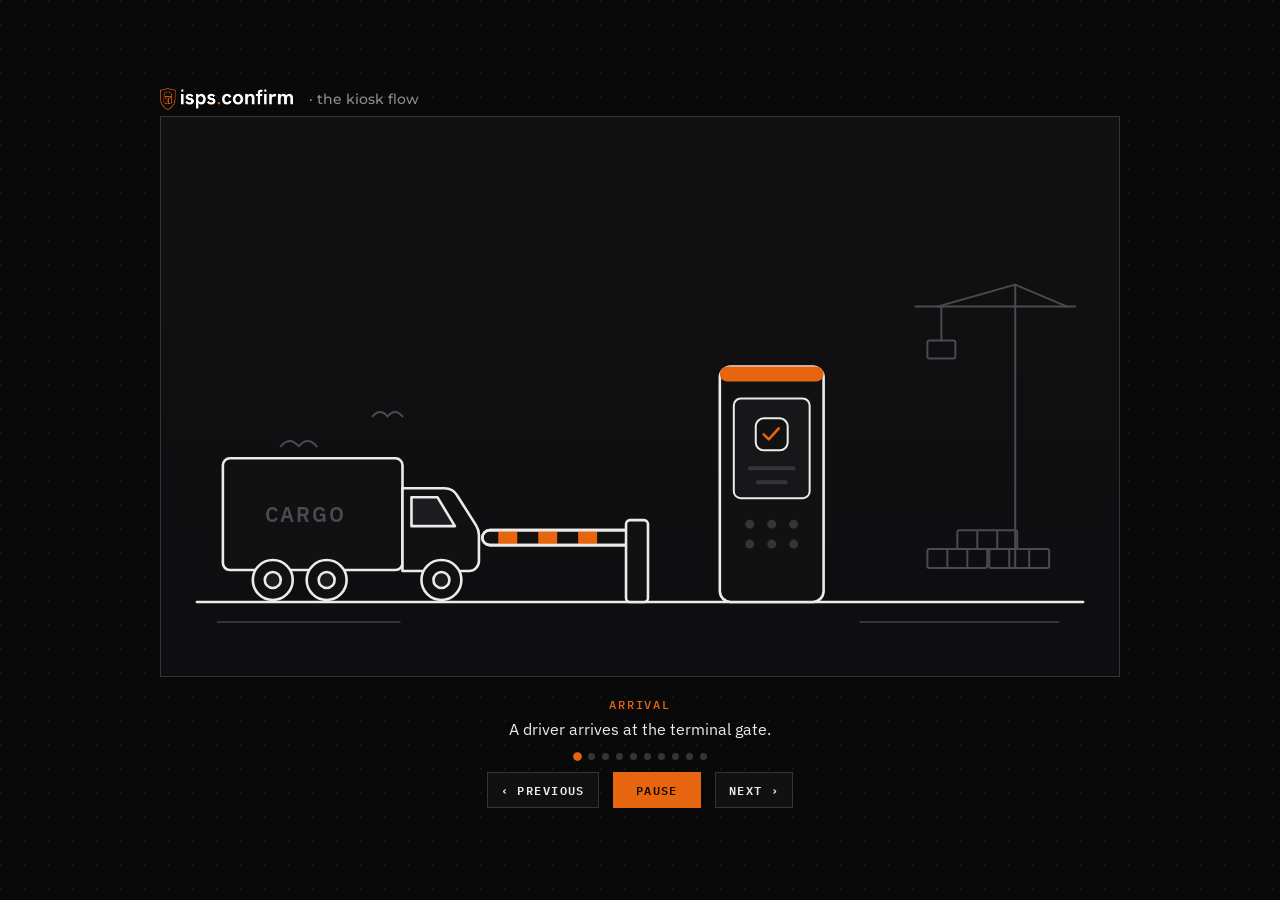
<file: flow-kiosk-en.html>
<!DOCTYPE html>
<html lang="en">
<head>
<meta charset="UTF-8">
<meta name="viewport" content="width=device-width, initial-scale=1.0">
<link rel="icon" type="image/png" sizes="32x32" href="assets/favicon-32.png">
<link rel="icon" type="image/png" sizes="64x64" href="assets/favicon-64.png">
<link rel="apple-touch-icon" href="assets/apple-touch-icon.png">
<meta name="theme-color" content="#09090A">
<title>isps.confirm · How the kiosk flow works</title>
<link rel="preconnect" href="https://fonts.googleapis.com">
<link rel="preconnect" href="https://fonts.gstatic.com" crossorigin>
<link href="https://fonts.googleapis.com/css2?family=Montserrat:wght@600;700;800;900&family=IBM+Plex+Sans:wght@400;500;600&family=IBM+Plex+Mono:wght@400;500;600&display=swap" rel="stylesheet">
<style>
:root{
  --ink:#ECEBE8;--muted:#8F8C88;--paper:#111112;--mist:#17171A;--line:#34343B;
  --orange:#E8650F;--orange-soft:#2A1A0E;--ok:#3FB27F;--deny:#E0533D;--bg-el:#4A4A54;
}
*{margin:0;padding:0;box-sizing:border-box}
body{font-family:"IBM Plex Sans",sans-serif;background:#09090A;background-image:radial-gradient(circle at 1px 1px,rgba(167,164,196,.08) 1px,transparent 1.4px);background-size:24px 24px;color:var(--ink);display:flex;min-height:100vh;align-items:center;justify-content:center;padding:24px}
.frame{width:min(960px,100%);}
.brand{display:flex;align-items:center;gap:10px;font-family:"Montserrat",sans-serif;font-weight:700;font-size:1.05rem;margin-bottom:6px}
.brand .dot{color:var(--orange)}
.brand img{height:22px;width:auto;display:block;margin-right:6px}
.stage{position:relative;border:1px solid var(--line);border-radius:0;overflow:hidden;background:linear-gradient(180deg,#111112 0%,#0E0E10 100%)}
.stage svg.scene{width:100%;height:auto;display:block}

/* ---- trucks ---- */
.tA{transform:translateX(-460px);transition:transform 2.4s cubic-bezier(.45,0,.25,1)}
.on-tA-in .tA{transform:translateX(0)}
.on-tA-out .tA{transform:translateX(700px);transition-duration:2.6s}
.tB{transform:translateX(-460px);transition:transform 2.4s cubic-bezier(.45,0,.25,1)}
.on-tB-in .tB{transform:translateX(0)}
.snap .tA,.snap .tB,.snap .arm{transition:none!important}

/* ---- barrier ---- */
.arm{transform-box:fill-box;transform-origin:100% 50%;transform:rotate(0deg);transition:transform 1.4s ease-in-out}
.on-gate-open .arm{transform:rotate(66deg)}

/* ---- kiosk badge ---- */
.badge{opacity:0;transition:opacity .5s}
.on-res-ok .badge-ok{opacity:1}
.on-res-no .badge-no{opacity:1}
.kioskscan{opacity:0}
.on-scan .kioskscan{opacity:1;animation:kscan 2s ease-in-out infinite}
@keyframes kscan{0%,100%{transform:translateY(0)}50%{transform:translateY(78px)}}

/* ---- panel ---- */
.panel{opacity:0;transition:opacity .45s;pointer-events:none}
.panel.on{opacity:1}
.callout{opacity:0;transition:opacity .45s}
.callout.on{opacity:1}

/* panel inner animations: run when .on */
.panel .chip{opacity:.35}
.panel.on .chip{animation:chipin .4s ease forwards}
.panel.on .chip:nth-of-type(1){animation-delay:.15s}
.panel.on .chip:nth-of-type(2){animation-delay:.3s}
.panel.on .chip:nth-of-type(3){animation-delay:.45s}
.panel.on .chip:nth-of-type(4){animation-delay:.6s}
.panel.on .chip:nth-of-type(5){animation-delay:.75s}
.panel.on .chip:nth-of-type(6){animation-delay:.9s}
@keyframes chipin{to{opacity:1}}
.panel .chip-pick rect{fill:#111112;stroke:var(--line);transition:none}
.panel.on .chip-pick rect{animation:pick .5s ease forwards 1.7s}
.panel.on .chip-pick text{animation:picktxt .5s ease forwards 1.7s}
@keyframes pick{to{fill:#E8650F;stroke:#E8650F}}
@keyframes picktxt{to{fill:#111112}}

.typed tspan{opacity:0}
.panel.on .typed tspan{animation:chipin .08s ease forwards}
.panel.on .typed tspan:nth-child(1){animation-delay:.7s}
.panel.on .typed tspan:nth-child(2){animation-delay:1s}
.panel.on .typed tspan:nth-child(3){animation-delay:1.3s}
.panel.on .typed tspan:nth-child(4){animation-delay:1.6s}
.panel.on .typed tspan:nth-child(5){animation-delay:1.9s}
.caret{opacity:0}
.panel.on .caret{animation:blink 1s step-end infinite}
@keyframes blink{0%,100%{opacity:1}50%{opacity:0}}

.sweep{opacity:0}
.panel.on .sweep{animation:sweepmove 2.2s ease-in-out .5s 1 forwards}
@keyframes sweepmove{0%{opacity:1;transform:translateY(0)}90%{opacity:1;transform:translateY(96px)}100%{opacity:0;transform:translateY(96px)}}
.stepcheck{opacity:0;transform:scale(.6);transform-box:fill-box;transform-origin:center}
.panel.on .stepcheck{animation:pop .45s cubic-bezier(.2,1.4,.4,1) forwards 2.7s}
@keyframes pop{to{opacity:1;transform:scale(1)}}

.dots10 circle{opacity:.25}
.panel.on .dots10 circle{animation:chipin .15s ease forwards}
.panel.on .dots10 circle:nth-child(1){animation-delay:.5s}
.panel.on .dots10 circle:nth-child(2){animation-delay:.7s}
.panel.on .dots10 circle:nth-child(3){animation-delay:.9s}
.panel.on .dots10 circle:nth-child(4){animation-delay:1.1s}
.panel.on .dots10 circle:nth-child(5){animation-delay:1.3s}
.panel.on .dots10 circle:nth-child(6){animation-delay:1.5s}
.panel.on .dots10 circle:nth-child(7){animation-delay:1.7s}
.panel.on .dots10 circle:nth-child(8){animation-delay:1.9s}
.panel.on .dots10 circle:nth-child(9){animation-delay:2.1s}
.panel.on .dots10 circle:nth-child(10){animation-delay:2.3s}
.panel.on .dots10 circle:nth-child(11){animation-delay:2.5s}
.formatok{opacity:0}
.panel.on .formatok{animation:chipin .4s ease forwards 2.9s}

.radar{transform-box:fill-box;transform-origin:center;opacity:0}
.panel.on .radar{opacity:1;animation:spin 1.8s linear infinite}
@keyframes spin{to{transform:rotate(360deg)}}
.pulse3 circle{opacity:.2}
.panel.on .pulse3 circle{animation:p3 1.2s ease-in-out infinite}
.panel.on .pulse3 circle:nth-child(2){animation-delay:.2s}
.panel.on .pulse3 circle:nth-child(3){animation-delay:.4s}
@keyframes p3{0%,100%{opacity:.2}50%{opacity:1}}

.bigres{opacity:0;transform:scale(.7);transform-box:fill-box;transform-origin:center}
.panel.on .bigres{animation:pop .5s cubic-bezier(.2,1.4,.4,1) forwards .3s}
.reslines{opacity:0}
.panel.on .reslines{animation:chipin .5s ease forwards .8s}
.logline{opacity:0}
.panel.on .logline{animation:chipin .5s ease forwards 1.4s}

/* ---- outro ---- */
.outro{position:absolute;inset:0;display:flex;flex-direction:column;align-items:center;justify-content:center;gap:14px;
  background:rgba(9,9,10,.92);backdrop-filter:blur(3px);opacity:0;pointer-events:none;transition:opacity .6s}
.on-dim .outro{opacity:1}
.outro .wm{font-family:"Montserrat",sans-serif;font-weight:700;font-size:2rem;letter-spacing:-.02em}
.outro .wm .dot{color:var(--orange)}
.outro p{font-family:"IBM Plex Mono",monospace;font-size:.8rem;letter-spacing:.12em;text-transform:uppercase;color:var(--muted)}

/* ---- caption & controls ---- */
.caption{min-height:64px;padding:16px 6px 4px;text-align:center}
.caption .lbl{font-family:"IBM Plex Mono",monospace;font-size:.72rem;font-weight:500;letter-spacing:.16em;text-transform:uppercase;color:var(--orange)}
.caption p{font-size:.98rem;color:var(--ink);margin-top:6px}
.controls{display:flex;align-items:center;justify-content:center;gap:14px;padding:10px 0 4px}
.controls button{font-family:"IBM Plex Sans",sans-serif;font-weight:600;font-size:.9rem;border:1px solid var(--line);background:#111112;color:var(--ink);
  border-radius:0;padding:.6em 1.1em;font-family:"IBM Plex Mono",monospace;font-size:.74rem;letter-spacing:.12em;text-transform:uppercase;cursor:pointer;transition:border-color .15s}
.controls button:hover{border-color:var(--ink)}
.controls .play{background:var(--orange);border-color:var(--orange);color:#120800;min-width:88px}
.dotsnav{display:flex;gap:7px;justify-content:center;padding:10px 0 2px}
.dotsnav i{width:7px;height:7px;border-radius:50%;background:var(--line);transition:background .3s,transform .3s}
.dotsnav i.cur{background:var(--orange);transform:scale(1.25)}
.rm-note{display:none;text-align:center;font-size:.8rem;color:var(--muted);padding-top:6px}
@media (prefers-reduced-motion:reduce){
  *{animation:none!important;transition-duration:.01ms!important}
  .rm-note{display:block}
}
</style>
</head>
<body>
<div class="frame">
  <div class="brand">
    <img src="assets/logo-wordmark.png" alt="isps.confirm" width="133" height="22">
    <span style="font-weight:500;color:#8F8C88;font-size:.85rem">· the kiosk flow</span>
  </div>

  <div class="stage" id="root">
    <svg class="scene" viewBox="0 0 960 560" fill="none" xmlns="http://www.w3.org/2000/svg">
      <defs>
        <g id="truckshape">
          <g stroke="#ECEBE8" stroke-width="2.6" stroke-linejoin="round">
            <rect x="0" y="0" width="180" height="112" rx="7" fill="#111112"/>
            <path d="M180 30h42c5 0 10 2.6 12.6 7l19 30c2 3.1 3 6.2 3 9.9V103c0 5.5-4.5 10-10 10h-66.6z" fill="#111112"/>
            <path d="M189 39h26l17.5 29H189z" fill="#1C1C21"/>
            <circle cx="50" cy="122" r="20" fill="#111112"/><circle cx="50" cy="122" r="8" fill="#1C1C21"/>
            <circle cx="104" cy="122" r="20" fill="#111112"/><circle cx="104" cy="122" r="8" fill="#1C1C21"/>
            <circle cx="219" cy="122" r="20" fill="#111112"/><circle cx="219" cy="122" r="8" fill="#1C1C21"/>
          </g>
          <text x="42" y="64" font-family=""Montserrat",sans-serif" font-size="21" font-weight="600" fill="#4A4A54" letter-spacing="2">CARGO</text>
        </g>
      </defs>

      <!-- achtergrond: kraan + containers -->
      <g stroke="#4A4A54" stroke-width="2" stroke-linecap="round">
        <path d="M856 452V190"/><path d="M856 190H756"/><path d="M856 190h60"/>
        <path d="M856 168v22"/><path d="M856 168l-78 22M856 168l52 22"/>
        <path d="M782 190v34"/><rect x="768" y="224" width="28" height="18" rx="2"/>
      </g>
      <g stroke="#4A4A54" stroke-width="2">
        <rect x="798" y="414" width="60" height="19" rx="2"/>
        <rect x="768" y="433" width="60" height="19" rx="2"/>
        <rect x="830" y="433" width="60" height="19" rx="2"/>
        <line x1="818" y1="414" x2="818" y2="433"/><line x1="838" y1="414" x2="838" y2="433"/>
        <line x1="788" y1="433" x2="788" y2="452"/><line x1="808" y1="433" x2="808" y2="452"/>
        <line x1="850" y1="433" x2="850" y2="452"/><line x1="870" y1="433" x2="870" y2="452"/>
      </g>
      <g stroke="#4A4A54" stroke-width="2" stroke-linecap="round">
        <path d="M120 330c6-7 12-7 18 0M138 330c6-7 12-7 18 0"/>
        <path d="M212 300c5-6 10-6 15 0M227 300c5-6 10-6 15 0"/>
      </g>

      <!-- grond -->
      <line x1="36" y1="486" x2="924" y2="486" stroke="#ECEBE8" stroke-width="2.6" stroke-linecap="round"/>
      <line x1="56" y1="506" x2="240" y2="506" stroke="#34343B" stroke-width="2"/>
      <line x1="700" y1="506" x2="900" y2="506" stroke="#34343B" stroke-width="2"/>

      <!-- trucks -->
      <g class="tA"><use href="#truckshape" x="62" y="342"/></g>
      <g class="tB"><use href="#truckshape" x="62" y="342"/></g>

      <!-- slagboom -->
      <g stroke="#ECEBE8" stroke-width="2.6" stroke-linecap="round">
        <g class="arm">
          <rect x="322" y="414" width="152" height="15" rx="7.5" fill="#111112"/>
          <rect x="338" y="414" width="19" height="15" fill="#E8650F" stroke="none"/>
          <rect x="378" y="414" width="19" height="15" fill="#E8650F" stroke="none"/>
          <rect x="418" y="414" width="19" height="15" fill="#E8650F" stroke="none"/>
          <rect x="322" y="414" width="152" height="15" rx="7.5"/>
        </g>
        <rect x="466" y="404" width="22" height="82" rx="4" fill="#111112"/>
      </g>

      <!-- kiosk -->
      <g>
        <rect x="560" y="250" width="104" height="236" rx="11" fill="#111112" stroke="#ECEBE8" stroke-width="2.6"/>
        <rect x="560" y="250" width="104" height="15" rx="7.5" fill="#E8650F" stroke="none"/>
        <rect x="574" y="282" width="76" height="100" rx="7" fill="#17171A" stroke="#ECEBE8" stroke-width="2"/>
        <rect x="596" y="302" width="32" height="32" rx="8" fill="#111112" stroke="#ECEBE8" stroke-width="2"/>
        <path d="M604 318l5 5 10-11" stroke="#E8650F" stroke-width="2.6" stroke-linecap="round" stroke-linejoin="round"/>
        <path d="M590 352h44M598 366h28" stroke="#34343B" stroke-width="4" stroke-linecap="round"/>
        <g class="kioskscan"><line x1="579" y1="290" x2="645" y2="290" stroke="#E8650F" stroke-width="2.6" stroke-linecap="round"/></g>
        <g fill="#34343B">
          <circle cx="590" cy="408" r="4.5"/><circle cx="612" cy="408" r="4.5"/><circle cx="634" cy="408" r="4.5"/>
          <circle cx="590" cy="428" r="4.5"/><circle cx="612" cy="428" r="4.5"/><circle cx="634" cy="428" r="4.5"/>
        </g>
        <g class="badge badge-ok">
          <circle cx="672" cy="380" r="17" fill="#3FB27F"/>
          <path d="M664 380l6 6 10-12" stroke="#111112" stroke-width="2.8" stroke-linecap="round" stroke-linejoin="round"/>
        </g>
        <g class="badge badge-no">
          <circle cx="672" cy="380" r="17" fill="#E0533D"/>
          <path d="M666 374l12 12M678 374l-12 12" stroke="#111112" stroke-width="2.8" stroke-linecap="round"/>
        </g>
      </g>

      <!-- callout naar paneel -->
      <g class="callout" id="callout">
        <line x1="612" y1="282" x2="612" y2="250" stroke="#34343B" stroke-width="2" stroke-dasharray="4 5"/>
      </g>

      <!-- ===== paneel (scherm-close-up) ===== -->
      <g id="panelbox" class="callout">
        <rect x="392" y="34" width="440" height="216" rx="16" fill="#111112" stroke="#34343B" stroke-width="2"/>
        <rect x="392" y="34" width="440" height="10" rx="5" fill="#E8650F"/>
      </g>

      <!-- p-lang -->
      <g class="panel" id="p-lang">
        <text x="612" y="88" text-anchor="middle" font-family=""IBM Plex Sans",sans-serif" font-size="17" font-weight="600" fill="#ECEBE8">Choose your language</text>
        <g font-family=""IBM Plex Mono",monospace" font-size="13" font-weight="500">
          <g class="chip"><rect x="428" y="116" width="56" height="34" rx="17" fill="#111112" stroke="#34343B" stroke-width="2"/><text x="456" y="138" text-anchor="middle" fill="#ECEBE8">NL</text></g>
          <g class="chip"><rect x="494" y="116" width="56" height="34" rx="17" fill="#111112" stroke="#34343B" stroke-width="2"/><text x="522" y="138" text-anchor="middle" fill="#ECEBE8">EN</text></g>
          <g class="chip"><rect x="560" y="116" width="56" height="34" rx="17" fill="#111112" stroke="#34343B" stroke-width="2"/><text x="588" y="138" text-anchor="middle" fill="#ECEBE8">FR</text></g>
          <g class="chip"><rect x="626" y="116" width="56" height="34" rx="17" fill="#111112" stroke="#34343B" stroke-width="2"/><text x="654" y="138" text-anchor="middle" fill="#ECEBE8">DE</text></g>
          <g class="chip chip-pick"><rect x="692" y="116" width="56" height="34" rx="17" stroke-width="2"/><text x="720" y="138" text-anchor="middle" fill="#ECEBE8">PL</text></g>
          <g class="chip"><rect x="428" y="160" width="56" height="34" rx="17" fill="#111112" stroke="#34343B" stroke-width="2"/><text x="456" y="182" text-anchor="middle" fill="#ECEBE8">RO</text></g>
        </g>
        <text x="612" y="222" text-anchor="middle" font-family=""IBM Plex Sans",sans-serif" font-size="12" fill="#8F8C88">+ 24 other languages</text>
      </g>

      <!-- p-order -->
      <g class="panel" id="p-order">
        <text x="612" y="92" text-anchor="middle" font-family=""IBM Plex Sans",sans-serif" font-size="17" font-weight="600" fill="#ECEBE8">Order number</text>
        <rect x="472" y="116" width="280" height="52" rx="10" fill="#17171A" stroke="#34343B" stroke-width="2"/>
        <text class="typed" x="492" y="150" font-family=""IBM Plex Mono",monospace" font-size="22" font-weight="500" fill="#E8650F"><tspan>#</tspan><tspan>8</tspan><tspan>4</tspan><tspan>2</tspan><tspan>0</tspan></text>
        <rect class="caret" x="576" y="128" width="2.5" height="28" fill="#ECEBE8"/>
        <text x="612" y="204" text-anchor="middle" font-family=""IBM Plex Sans",sans-serif" font-size="12" fill="#8F8C88">linked to the check-in</text>
      </g>

      <!-- p-doc -->
      <g class="panel" id="p-doc">
        <g stroke="#E8650F" stroke-width="3" stroke-linecap="round">
          <path d="M496 74v-10h14M728 74v-10h-14M496 210v10h14M728 210v10h-14"/>
        </g>
        <rect x="524" y="92" width="176" height="104" rx="8" fill="#111112" stroke="#ECEBE8" stroke-width="2.4"/>
        <circle cx="568" cy="136" r="18" stroke="#8F8C88" stroke-width="2"/>
        <path d="M544 176c4-13 13-19 24-19s20 6 24 19" stroke="#8F8C88" stroke-width="2" stroke-linecap="round"/>
        <path d="M606 120h74M606 140h74M606 160h52" stroke="#34343B" stroke-width="5" stroke-linecap="round"/>
        <g class="sweep"><line x1="506" y1="86" x2="718" y2="86" stroke="#E8650F" stroke-width="3" stroke-linecap="round"/></g>
        <g class="stepcheck"><circle cx="716" cy="196" r="17" fill="#3FB27F"/><path d="M708 196l6 6 10-12" stroke="#111112" stroke-width="2.8" stroke-linecap="round" stroke-linejoin="round"/></g>
      </g>

      <!-- p-selfie -->
      <g class="panel" id="p-selfie">
        <g stroke="#E8650F" stroke-width="3" stroke-linecap="round">
          <path d="M496 74v-10h14M728 74v-10h-14M496 210v10h14M728 210v10h-14"/>
        </g>
        <circle cx="612" cy="120" r="26" stroke="#ECEBE8" stroke-width="2.4"/>
        <path d="M568 196c7-24 24-36 44-36s37 12 44 36" stroke="#ECEBE8" stroke-width="2.4" stroke-linecap="round"/>
        <g class="sweep"><line x1="506" y1="86" x2="718" y2="86" stroke="#E8650F" stroke-width="3" stroke-linecap="round"/></g>
        <g class="stepcheck"><circle cx="716" cy="196" r="17" fill="#3FB27F"/><path d="M708 196l6 6 10-12" stroke="#111112" stroke-width="2.8" stroke-linecap="round" stroke-linejoin="round"/></g>
      </g>

      <!-- p-rrn -->
      <g class="panel" id="p-rrn">
        <text x="612" y="92" text-anchor="middle" font-family=""IBM Plex Sans",sans-serif" font-size="17" font-weight="600" fill="#ECEBE8">National registry or BIS number</text>
        <rect x="452" y="116" width="320" height="52" rx="10" fill="#17171A" stroke="#34343B" stroke-width="2"/>
        <g class="dots10" fill="#ECEBE8">
          <circle cx="484" cy="142" r="4"/><circle cx="506" cy="142" r="4"/>
          <circle cx="536" cy="142" r="4"/><circle cx="558" cy="142" r="4"/>
          <circle cx="588" cy="142" r="4"/><circle cx="610" cy="142" r="4"/>
          <circle cx="640" cy="142" r="4"/><circle cx="662" cy="142" r="4"/><circle cx="684" cy="142" r="4"/>
          <circle cx="714" cy="142" r="4"/><circle cx="736" cy="142" r="4"/>
        </g>
        <path d="M520 142h4M572 142h4M624 142h4M698 142h4" stroke="#4A4A54" stroke-width="2.4" stroke-linecap="round"/>
        <g class="formatok">
          <circle cx="546" cy="198" r="9" fill="#3FB27F"/><path d="M542 198l3 3 5.5-6" stroke="#111112" stroke-width="2.2" stroke-linecap="round" stroke-linejoin="round"/>
          <text x="564" y="203" font-family=""IBM Plex Sans",sans-serif" font-size="13" fill="#3FB27F" font-weight="600">format validated</text>
        </g>
      </g>

      <!-- p-aigis -->
      <g class="panel" id="p-aigis">
        <path d="M560 66l30 12v20c0 19-12.5 35-30 42-17.5-7-30-23-30-42V78l30-12z" stroke="#ECEBE8" stroke-width="2.4" stroke-linejoin="round" fill="#111112"/>
        <circle cx="560" cy="104" r="17" stroke="#E8650F" stroke-width="2"/>
        <g class="radar"><path d="M560 104L560 87A17 17 0 0 1 574 96Z" fill="#E8650F" opacity=".35"/><line x1="560" y1="104" x2="560" y2="87" stroke="#E8650F" stroke-width="2" stroke-linecap="round"/></g>
        <circle cx="560" cy="104" r="2" fill="#E8650F"/>
        <text x="612" y="92" font-family=""Montserrat",sans-serif" font-size="17" font-weight="600" fill="#ECEBE8">Port ban check</text>
        <text x="612" y="114" font-family=""IBM Plex Sans",sans-serif" font-size="12.5" fill="#8F8C88">AIGIS: real-time via the official</text>
        <text x="612" y="132" font-family=""IBM Plex Sans",sans-serif" font-size="12.5" fill="#8F8C88">Belgian government API, every visit</text>
        <g class="pulse3" fill="#E8650F">
          <circle cx="586" cy="186" r="5"/><circle cx="608" cy="186" r="5"/><circle cx="630" cy="186" r="5"/>
        </g>
        <text x="612" y="222" text-anchor="middle" font-family=""IBM Plex Mono",monospace" font-size="11" fill="#8F8C88" letter-spacing="1">CHECKING THE OFFICIAL REGISTER…</text>
      </g>

      <!-- p-ok -->
      <g class="panel" id="p-ok">
        <g class="bigres"><circle cx="612" cy="112" r="34" fill="#3FB27F"/><path d="M596 112l11 11 21-24" stroke="#111112" stroke-width="4" stroke-linecap="round" stroke-linejoin="round"/></g>
        <g class="reslines">
          <text x="612" y="176" text-anchor="middle" font-family=""Montserrat",sans-serif" font-size="19" font-weight="600" fill="#3FB27F">No ban, access granted</text>
          <text x="612" y="200" text-anchor="middle" font-family=""IBM Plex Sans",sans-serif" font-size="13" fill="#8F8C88">The barrier opens. The decision is logged.</text>
        </g>
        <text class="logline" x="612" y="228" text-anchor="middle" font-family=""IBM Plex Mono",monospace" font-size="11" fill="#8F8C88">10:42:07 · access granted · logged ✓</text>
      </g>

      <!-- p-no -->
      <g class="panel" id="p-no">
        <g class="bigres"><circle cx="612" cy="112" r="34" fill="#E0533D"/><path d="M599 99l26 26M625 99l-26 26" stroke="#111112" stroke-width="4" stroke-linecap="round"/></g>
        <g class="reslines">
          <text x="612" y="176" text-anchor="middle" font-family=""Montserrat",sans-serif" font-size="19" font-weight="600" fill="#E0533D">Ban found, access denied</text>
          <text x="612" y="200" text-anchor="middle" font-family=""IBM Plex Sans",sans-serif" font-size="13" fill="#8F8C88">The gate stays closed.</text>
        </g>
        <text class="logline" x="612" y="228" text-anchor="middle" font-family=""IBM Plex Mono",monospace" font-size="11" fill="#8F8C88">10:44:31 · denied · reason: port ban · logged ✓</text>
      </g>
    </svg>

    <div class="outro">
      <div class="wm"><img src="assets/logo-wordmark.png" alt="isps.confirm" width="242" height="40"></div>
      <p>Every decision logged · every visit checked</p>
    </div>
  </div>

  <div class="caption">
    <span class="lbl" id="cap-lbl"></span>
    <p id="cap-sub"></p>
  </div>
  <div class="dotsnav" id="dotsnav"></div>
  <div class="controls">
    <button id="btn-prev" aria-label="Previous step">‹ Previous</button>
    <button id="btn-play" class="play">Pause</button>
    <button id="btn-next" aria-label="Next step">Next ›</button>
  </div>
  <p class="rm-note">Reduced motion active. Use Previous/Next to browse the steps.</p>
</div>

<script>
const steps=[
 {lbl:"ARRIVAL",sub:"A driver arrives at the terminal gate.",dur:3400,cls:["tA-in"],panel:null},
 {lbl:"STEP 01 · CHECK-IN",sub:"The driver selects a language on the kiosk, available in 30 languages.",dur:4200,cls:["tA-in"],panel:"p-lang"},
 {lbl:"STEP 02 · ORDER NUMBER",sub:"The carrier's order number is entered and linked.",dur:3800,cls:["tA-in"],panel:"p-order"},
 {lbl:"STEP 03 · DOCUMENT PHOTO",sub:"Photo of the ID card or passport, captured for verification and audit.",dur:4400,cls:["tA-in"],panel:"p-doc"},
 {lbl:"STEP 04 · SELFIE",sub:"A live photo of the person, matched against the document.",dur:4400,cls:["tA-in"],panel:"p-selfie"},
 {lbl:"STEP 05 · NUMBER",sub:"National registry or BIS number, validated on format.",dur:4200,cls:["tA-in"],panel:"p-rrn"},
 {lbl:"STEP 06 · PORT BAN CHECK",sub:"Real-time check via AIGIS, the official Belgian government API.",dur:4400,cls:["tA-in","scan"],panel:"p-aigis"},
 {lbl:"STEP 07 · RESULT",sub:"No ban: the barrier opens and access is logged.",dur:5600,cls:["tA-in","tA-out","gate-open","res-ok"],panel:"p-ok"},
 {lbl:"STEP 07 · RESULT",sub:"Ban found: the gate stays closed. Denied, logged with reason and timestamp.",dur:5600,cls:["tA-in","tA-out","tB-in","res-no"],panel:"p-no"},
 {lbl:"",sub:"Every decision logged. Every visit checked.",dur:4200,cls:["tA-in","tA-out","tB-in","dim"],panel:null},
];
const root=document.getElementById('root');
const lblEl=document.getElementById('cap-lbl'),subEl=document.getElementById('cap-sub');
const panels=[...document.querySelectorAll('.panel')];
const pbox=document.getElementById('panelbox'),callout=document.getElementById('callout');
const nav=document.getElementById('dotsnav');
steps.forEach((s,i)=>{const d=document.createElement('i');d.addEventListener('click',()=>go(i,true));nav.appendChild(d);});
const navdots=[...nav.children];
let cur=0,timer=null,playing=true;
const reduced=window.matchMedia('(prefers-reduced-motion: reduce)').matches;

function apply(i,snap){
  const s=steps[i];
  root.className='stage'+(snap?' snap':'')+s.cls.map(c=>' on-'+c).join('');
  if(snap){void root.offsetWidth;root.classList.remove('snap');}
  panels.forEach(p=>p.classList.toggle('on',p.id===s.panel));
  const showBox=!!s.panel;
  pbox.classList.toggle('on',showBox);callout.classList.toggle('on',showBox);
  lblEl.textContent=s.lbl;subEl.textContent=s.sub;
  navdots.forEach((d,j)=>d.classList.toggle('cur',j===i));
}
function schedule(){
  clearTimeout(timer);
  if(!playing||reduced)return;
  timer=setTimeout(()=>{const n=(cur+1)%steps.length;go(n,n===0);},steps[cur].dur);
}
function go(i,snap){cur=i;apply(i,snap||false);schedule();}
document.getElementById('btn-prev').addEventListener('click',()=>go((cur-1+steps.length)%steps.length,true));
document.getElementById('btn-next').addEventListener('click',()=>go((cur+1)%steps.length,true));
const playBtn=document.getElementById('btn-play');
playBtn.addEventListener('click',()=>{playing=!playing;playBtn.textContent=playing?'Pause':'Play';if(playing)schedule();else clearTimeout(timer);});
if(reduced){playing=false;playBtn.textContent='Play';}
go(0,true);
</script>
</body>
</html>
</file>
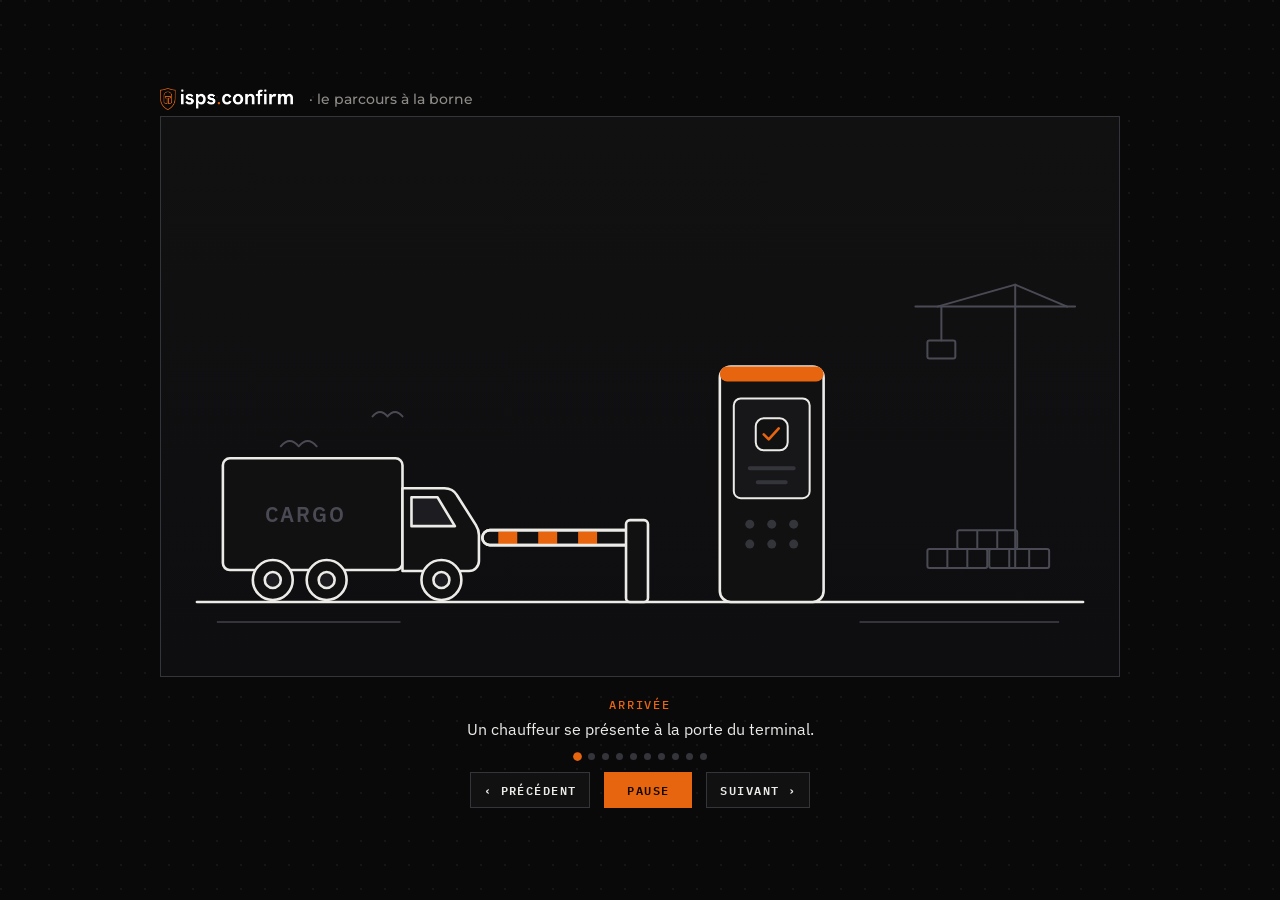
<file: flow-kiosk-fr.html>
<!DOCTYPE html>
<html lang="fr">
<head>
<meta charset="UTF-8">
<meta name="viewport" content="width=device-width, initial-scale=1.0">
<link rel="icon" type="image/png" sizes="32x32" href="assets/favicon-32.png">
<link rel="icon" type="image/png" sizes="64x64" href="assets/favicon-64.png">
<link rel="apple-touch-icon" href="assets/apple-touch-icon.png">
<meta name="theme-color" content="#09090A">
<title>isps.confirm · Le parcours à la borne</title>
<link rel="preconnect" href="https://fonts.googleapis.com">
<link rel="preconnect" href="https://fonts.gstatic.com" crossorigin>
<link href="https://fonts.googleapis.com/css2?family=Montserrat:wght@600;700;800;900&family=IBM+Plex+Sans:wght@400;500;600&family=IBM+Plex+Mono:wght@400;500;600&display=swap" rel="stylesheet">
<style>
:root{
  --ink:#ECEBE8;--muted:#8F8C88;--paper:#111112;--mist:#17171A;--line:#34343B;
  --orange:#E8650F;--orange-soft:#2A1A0E;--ok:#3FB27F;--deny:#E0533D;--bg-el:#4A4A54;
}
*{margin:0;padding:0;box-sizing:border-box}
body{font-family:"IBM Plex Sans",sans-serif;background:#09090A;background-image:radial-gradient(circle at 1px 1px,rgba(167,164,196,.08) 1px,transparent 1.4px);background-size:24px 24px;color:var(--ink);display:flex;min-height:100vh;align-items:center;justify-content:center;padding:24px}
.frame{width:min(960px,100%);}
.brand{display:flex;align-items:center;gap:10px;font-family:"Montserrat",sans-serif;font-weight:700;font-size:1.05rem;margin-bottom:6px}
.brand .dot{color:var(--orange)}
.brand img{height:22px;width:auto;display:block;margin-right:6px}
.stage{position:relative;border:1px solid var(--line);border-radius:0;overflow:hidden;background:linear-gradient(180deg,#111112 0%,#0E0E10 100%)}
.stage svg.scene{width:100%;height:auto;display:block}

/* ---- trucks ---- */
.tA{transform:translateX(-460px);transition:transform 2.4s cubic-bezier(.45,0,.25,1)}
.on-tA-in .tA{transform:translateX(0)}
.on-tA-out .tA{transform:translateX(700px);transition-duration:2.6s}
.tB{transform:translateX(-460px);transition:transform 2.4s cubic-bezier(.45,0,.25,1)}
.on-tB-in .tB{transform:translateX(0)}
.snap .tA,.snap .tB,.snap .arm{transition:none!important}

/* ---- barrier ---- */
.arm{transform-box:fill-box;transform-origin:100% 50%;transform:rotate(0deg);transition:transform 1.4s ease-in-out}
.on-gate-open .arm{transform:rotate(66deg)}

/* ---- kiosk badge ---- */
.badge{opacity:0;transition:opacity .5s}
.on-res-ok .badge-ok{opacity:1}
.on-res-no .badge-no{opacity:1}
.kioskscan{opacity:0}
.on-scan .kioskscan{opacity:1;animation:kscan 2s ease-in-out infinite}
@keyframes kscan{0%,100%{transform:translateY(0)}50%{transform:translateY(78px)}}

/* ---- panel ---- */
.panel{opacity:0;transition:opacity .45s;pointer-events:none}
.panel.on{opacity:1}
.callout{opacity:0;transition:opacity .45s}
.callout.on{opacity:1}

/* panel inner animations: run when .on */
.panel .chip{opacity:.35}
.panel.on .chip{animation:chipin .4s ease forwards}
.panel.on .chip:nth-of-type(1){animation-delay:.15s}
.panel.on .chip:nth-of-type(2){animation-delay:.3s}
.panel.on .chip:nth-of-type(3){animation-delay:.45s}
.panel.on .chip:nth-of-type(4){animation-delay:.6s}
.panel.on .chip:nth-of-type(5){animation-delay:.75s}
.panel.on .chip:nth-of-type(6){animation-delay:.9s}
@keyframes chipin{to{opacity:1}}
.panel .chip-pick rect{fill:#111112;stroke:var(--line);transition:none}
.panel.on .chip-pick rect{animation:pick .5s ease forwards 1.7s}
.panel.on .chip-pick text{animation:picktxt .5s ease forwards 1.7s}
@keyframes pick{to{fill:#E8650F;stroke:#E8650F}}
@keyframes picktxt{to{fill:#111112}}

.typed tspan{opacity:0}
.panel.on .typed tspan{animation:chipin .08s ease forwards}
.panel.on .typed tspan:nth-child(1){animation-delay:.7s}
.panel.on .typed tspan:nth-child(2){animation-delay:1s}
.panel.on .typed tspan:nth-child(3){animation-delay:1.3s}
.panel.on .typed tspan:nth-child(4){animation-delay:1.6s}
.panel.on .typed tspan:nth-child(5){animation-delay:1.9s}
.caret{opacity:0}
.panel.on .caret{animation:blink 1s step-end infinite}
@keyframes blink{0%,100%{opacity:1}50%{opacity:0}}

.sweep{opacity:0}
.panel.on .sweep{animation:sweepmove 2.2s ease-in-out .5s 1 forwards}
@keyframes sweepmove{0%{opacity:1;transform:translateY(0)}90%{opacity:1;transform:translateY(96px)}100%{opacity:0;transform:translateY(96px)}}
.stepcheck{opacity:0;transform:scale(.6);transform-box:fill-box;transform-origin:center}
.panel.on .stepcheck{animation:pop .45s cubic-bezier(.2,1.4,.4,1) forwards 2.7s}
@keyframes pop{to{opacity:1;transform:scale(1)}}

.dots10 circle{opacity:.25}
.panel.on .dots10 circle{animation:chipin .15s ease forwards}
.panel.on .dots10 circle:nth-child(1){animation-delay:.5s}
.panel.on .dots10 circle:nth-child(2){animation-delay:.7s}
.panel.on .dots10 circle:nth-child(3){animation-delay:.9s}
.panel.on .dots10 circle:nth-child(4){animation-delay:1.1s}
.panel.on .dots10 circle:nth-child(5){animation-delay:1.3s}
.panel.on .dots10 circle:nth-child(6){animation-delay:1.5s}
.panel.on .dots10 circle:nth-child(7){animation-delay:1.7s}
.panel.on .dots10 circle:nth-child(8){animation-delay:1.9s}
.panel.on .dots10 circle:nth-child(9){animation-delay:2.1s}
.panel.on .dots10 circle:nth-child(10){animation-delay:2.3s}
.panel.on .dots10 circle:nth-child(11){animation-delay:2.5s}
.formatok{opacity:0}
.panel.on .formatok{animation:chipin .4s ease forwards 2.9s}

.radar{transform-box:fill-box;transform-origin:center;opacity:0}
.panel.on .radar{opacity:1;animation:spin 1.8s linear infinite}
@keyframes spin{to{transform:rotate(360deg)}}
.pulse3 circle{opacity:.2}
.panel.on .pulse3 circle{animation:p3 1.2s ease-in-out infinite}
.panel.on .pulse3 circle:nth-child(2){animation-delay:.2s}
.panel.on .pulse3 circle:nth-child(3){animation-delay:.4s}
@keyframes p3{0%,100%{opacity:.2}50%{opacity:1}}

.bigres{opacity:0;transform:scale(.7);transform-box:fill-box;transform-origin:center}
.panel.on .bigres{animation:pop .5s cubic-bezier(.2,1.4,.4,1) forwards .3s}
.reslines{opacity:0}
.panel.on .reslines{animation:chipin .5s ease forwards .8s}
.logline{opacity:0}
.panel.on .logline{animation:chipin .5s ease forwards 1.4s}

/* ---- outro ---- */
.outro{position:absolute;inset:0;display:flex;flex-direction:column;align-items:center;justify-content:center;gap:14px;
  background:rgba(9,9,10,.92);backdrop-filter:blur(3px);opacity:0;pointer-events:none;transition:opacity .6s}
.on-dim .outro{opacity:1}
.outro .wm{font-family:"Montserrat",sans-serif;font-weight:700;font-size:2rem;letter-spacing:-.02em}
.outro .wm .dot{color:var(--orange)}
.outro p{font-family:"IBM Plex Mono",monospace;font-size:.8rem;letter-spacing:.12em;text-transform:uppercase;color:var(--muted)}

/* ---- caption & controls ---- */
.caption{min-height:64px;padding:16px 6px 4px;text-align:center}
.caption .lbl{font-family:"IBM Plex Mono",monospace;font-size:.72rem;font-weight:500;letter-spacing:.16em;text-transform:uppercase;color:var(--orange)}
.caption p{font-size:.98rem;color:var(--ink);margin-top:6px}
.controls{display:flex;align-items:center;justify-content:center;gap:14px;padding:10px 0 4px}
.controls button{font-family:"IBM Plex Sans",sans-serif;font-weight:600;font-size:.9rem;border:1px solid var(--line);background:#111112;color:var(--ink);
  border-radius:0;padding:.6em 1.1em;font-family:"IBM Plex Mono",monospace;font-size:.74rem;letter-spacing:.12em;text-transform:uppercase;cursor:pointer;transition:border-color .15s}
.controls button:hover{border-color:var(--ink)}
.controls .play{background:var(--orange);border-color:var(--orange);color:#120800;min-width:88px}
.dotsnav{display:flex;gap:7px;justify-content:center;padding:10px 0 2px}
.dotsnav i{width:7px;height:7px;border-radius:50%;background:var(--line);transition:background .3s,transform .3s}
.dotsnav i.cur{background:var(--orange);transform:scale(1.25)}
.rm-note{display:none;text-align:center;font-size:.8rem;color:var(--muted);padding-top:6px}
@media (prefers-reduced-motion:reduce){
  *{animation:none!important;transition-duration:.01ms!important}
  .rm-note{display:block}
}
</style>
</head>
<body>
<div class="frame">
  <div class="brand">
    <img src="assets/logo-wordmark.png" alt="isps.confirm" width="133" height="22">
    <span style="font-weight:500;color:#8F8C88;font-size:.85rem">· le parcours à la borne</span>
  </div>

  <div class="stage" id="root">
    <svg class="scene" viewBox="0 0 960 560" fill="none" xmlns="http://www.w3.org/2000/svg">
      <defs>
        <g id="truckshape">
          <g stroke="#ECEBE8" stroke-width="2.6" stroke-linejoin="round">
            <rect x="0" y="0" width="180" height="112" rx="7" fill="#111112"/>
            <path d="M180 30h42c5 0 10 2.6 12.6 7l19 30c2 3.1 3 6.2 3 9.9V103c0 5.5-4.5 10-10 10h-66.6z" fill="#111112"/>
            <path d="M189 39h26l17.5 29H189z" fill="#1C1C21"/>
            <circle cx="50" cy="122" r="20" fill="#111112"/><circle cx="50" cy="122" r="8" fill="#1C1C21"/>
            <circle cx="104" cy="122" r="20" fill="#111112"/><circle cx="104" cy="122" r="8" fill="#1C1C21"/>
            <circle cx="219" cy="122" r="20" fill="#111112"/><circle cx="219" cy="122" r="8" fill="#1C1C21"/>
          </g>
          <text x="42" y="64" font-family=""Montserrat",sans-serif" font-size="21" font-weight="600" fill="#4A4A54" letter-spacing="2">CARGO</text>
        </g>
      </defs>

      <!-- achtergrond: kraan + containers -->
      <g stroke="#4A4A54" stroke-width="2" stroke-linecap="round">
        <path d="M856 452V190"/><path d="M856 190H756"/><path d="M856 190h60"/>
        <path d="M856 168v22"/><path d="M856 168l-78 22M856 168l52 22"/>
        <path d="M782 190v34"/><rect x="768" y="224" width="28" height="18" rx="2"/>
      </g>
      <g stroke="#4A4A54" stroke-width="2">
        <rect x="798" y="414" width="60" height="19" rx="2"/>
        <rect x="768" y="433" width="60" height="19" rx="2"/>
        <rect x="830" y="433" width="60" height="19" rx="2"/>
        <line x1="818" y1="414" x2="818" y2="433"/><line x1="838" y1="414" x2="838" y2="433"/>
        <line x1="788" y1="433" x2="788" y2="452"/><line x1="808" y1="433" x2="808" y2="452"/>
        <line x1="850" y1="433" x2="850" y2="452"/><line x1="870" y1="433" x2="870" y2="452"/>
      </g>
      <g stroke="#4A4A54" stroke-width="2" stroke-linecap="round">
        <path d="M120 330c6-7 12-7 18 0M138 330c6-7 12-7 18 0"/>
        <path d="M212 300c5-6 10-6 15 0M227 300c5-6 10-6 15 0"/>
      </g>

      <!-- grond -->
      <line x1="36" y1="486" x2="924" y2="486" stroke="#ECEBE8" stroke-width="2.6" stroke-linecap="round"/>
      <line x1="56" y1="506" x2="240" y2="506" stroke="#34343B" stroke-width="2"/>
      <line x1="700" y1="506" x2="900" y2="506" stroke="#34343B" stroke-width="2"/>

      <!-- trucks -->
      <g class="tA"><use href="#truckshape" x="62" y="342"/></g>
      <g class="tB"><use href="#truckshape" x="62" y="342"/></g>

      <!-- slagboom -->
      <g stroke="#ECEBE8" stroke-width="2.6" stroke-linecap="round">
        <g class="arm">
          <rect x="322" y="414" width="152" height="15" rx="7.5" fill="#111112"/>
          <rect x="338" y="414" width="19" height="15" fill="#E8650F" stroke="none"/>
          <rect x="378" y="414" width="19" height="15" fill="#E8650F" stroke="none"/>
          <rect x="418" y="414" width="19" height="15" fill="#E8650F" stroke="none"/>
          <rect x="322" y="414" width="152" height="15" rx="7.5"/>
        </g>
        <rect x="466" y="404" width="22" height="82" rx="4" fill="#111112"/>
      </g>

      <!-- kiosk -->
      <g>
        <rect x="560" y="250" width="104" height="236" rx="11" fill="#111112" stroke="#ECEBE8" stroke-width="2.6"/>
        <rect x="560" y="250" width="104" height="15" rx="7.5" fill="#E8650F" stroke="none"/>
        <rect x="574" y="282" width="76" height="100" rx="7" fill="#17171A" stroke="#ECEBE8" stroke-width="2"/>
        <rect x="596" y="302" width="32" height="32" rx="8" fill="#111112" stroke="#ECEBE8" stroke-width="2"/>
        <path d="M604 318l5 5 10-11" stroke="#E8650F" stroke-width="2.6" stroke-linecap="round" stroke-linejoin="round"/>
        <path d="M590 352h44M598 366h28" stroke="#34343B" stroke-width="4" stroke-linecap="round"/>
        <g class="kioskscan"><line x1="579" y1="290" x2="645" y2="290" stroke="#E8650F" stroke-width="2.6" stroke-linecap="round"/></g>
        <g fill="#34343B">
          <circle cx="590" cy="408" r="4.5"/><circle cx="612" cy="408" r="4.5"/><circle cx="634" cy="408" r="4.5"/>
          <circle cx="590" cy="428" r="4.5"/><circle cx="612" cy="428" r="4.5"/><circle cx="634" cy="428" r="4.5"/>
        </g>
        <g class="badge badge-ok">
          <circle cx="672" cy="380" r="17" fill="#3FB27F"/>
          <path d="M664 380l6 6 10-12" stroke="#111112" stroke-width="2.8" stroke-linecap="round" stroke-linejoin="round"/>
        </g>
        <g class="badge badge-no">
          <circle cx="672" cy="380" r="17" fill="#E0533D"/>
          <path d="M666 374l12 12M678 374l-12 12" stroke="#111112" stroke-width="2.8" stroke-linecap="round"/>
        </g>
      </g>

      <!-- callout naar paneel -->
      <g class="callout" id="callout">
        <line x1="612" y1="282" x2="612" y2="250" stroke="#34343B" stroke-width="2" stroke-dasharray="4 5"/>
      </g>

      <!-- ===== paneel (scherm-close-up) ===== -->
      <g id="panelbox" class="callout">
        <rect x="392" y="34" width="440" height="216" rx="16" fill="#111112" stroke="#34343B" stroke-width="2"/>
        <rect x="392" y="34" width="440" height="10" rx="5" fill="#E8650F"/>
      </g>

      <!-- p-lang -->
      <g class="panel" id="p-lang">
        <text x="612" y="88" text-anchor="middle" font-family=""IBM Plex Sans",sans-serif" font-size="17" font-weight="600" fill="#ECEBE8">Choisissez votre langue</text>
        <g font-family=""IBM Plex Mono",monospace" font-size="13" font-weight="500">
          <g class="chip"><rect x="428" y="116" width="56" height="34" rx="17" fill="#111112" stroke="#34343B" stroke-width="2"/><text x="456" y="138" text-anchor="middle" fill="#ECEBE8">NL</text></g>
          <g class="chip"><rect x="494" y="116" width="56" height="34" rx="17" fill="#111112" stroke="#34343B" stroke-width="2"/><text x="522" y="138" text-anchor="middle" fill="#ECEBE8">EN</text></g>
          <g class="chip"><rect x="560" y="116" width="56" height="34" rx="17" fill="#111112" stroke="#34343B" stroke-width="2"/><text x="588" y="138" text-anchor="middle" fill="#ECEBE8">FR</text></g>
          <g class="chip"><rect x="626" y="116" width="56" height="34" rx="17" fill="#111112" stroke="#34343B" stroke-width="2"/><text x="654" y="138" text-anchor="middle" fill="#ECEBE8">DE</text></g>
          <g class="chip chip-pick"><rect x="692" y="116" width="56" height="34" rx="17" stroke-width="2"/><text x="720" y="138" text-anchor="middle" fill="#ECEBE8">PL</text></g>
          <g class="chip"><rect x="428" y="160" width="56" height="34" rx="17" fill="#111112" stroke="#34343B" stroke-width="2"/><text x="456" y="182" text-anchor="middle" fill="#ECEBE8">RO</text></g>
        </g>
        <text x="612" y="222" text-anchor="middle" font-family=""IBM Plex Sans",sans-serif" font-size="12" fill="#8F8C88">+ 24 autres langues</text>
      </g>

      <!-- p-order -->
      <g class="panel" id="p-order">
        <text x="612" y="92" text-anchor="middle" font-family=""IBM Plex Sans",sans-serif" font-size="17" font-weight="600" fill="#ECEBE8">Numéro d'ordre</text>
        <rect x="472" y="116" width="280" height="52" rx="10" fill="#17171A" stroke="#34343B" stroke-width="2"/>
        <text class="typed" x="492" y="150" font-family=""IBM Plex Mono",monospace" font-size="22" font-weight="500" fill="#E8650F"><tspan>#</tspan><tspan>8</tspan><tspan>4</tspan><tspan>2</tspan><tspan>0</tspan></text>
        <rect class="caret" x="576" y="128" width="2.5" height="28" fill="#ECEBE8"/>
        <text x="612" y="204" text-anchor="middle" font-family=""IBM Plex Sans",sans-serif" font-size="12" fill="#8F8C88">associé à l'enregistrement</text>
      </g>

      <!-- p-doc -->
      <g class="panel" id="p-doc">
        <g stroke="#E8650F" stroke-width="3" stroke-linecap="round">
          <path d="M496 74v-10h14M728 74v-10h-14M496 210v10h14M728 210v10h-14"/>
        </g>
        <rect x="524" y="92" width="176" height="104" rx="8" fill="#111112" stroke="#ECEBE8" stroke-width="2.4"/>
        <circle cx="568" cy="136" r="18" stroke="#8F8C88" stroke-width="2"/>
        <path d="M544 176c4-13 13-19 24-19s20 6 24 19" stroke="#8F8C88" stroke-width="2" stroke-linecap="round"/>
        <path d="M606 120h74M606 140h74M606 160h52" stroke="#34343B" stroke-width="5" stroke-linecap="round"/>
        <g class="sweep"><line x1="506" y1="86" x2="718" y2="86" stroke="#E8650F" stroke-width="3" stroke-linecap="round"/></g>
        <g class="stepcheck"><circle cx="716" cy="196" r="17" fill="#3FB27F"/><path d="M708 196l6 6 10-12" stroke="#111112" stroke-width="2.8" stroke-linecap="round" stroke-linejoin="round"/></g>
      </g>

      <!-- p-selfie -->
      <g class="panel" id="p-selfie">
        <g stroke="#E8650F" stroke-width="3" stroke-linecap="round">
          <path d="M496 74v-10h14M728 74v-10h-14M496 210v10h14M728 210v10h-14"/>
        </g>
        <circle cx="612" cy="120" r="26" stroke="#ECEBE8" stroke-width="2.4"/>
        <path d="M568 196c7-24 24-36 44-36s37 12 44 36" stroke="#ECEBE8" stroke-width="2.4" stroke-linecap="round"/>
        <g class="sweep"><line x1="506" y1="86" x2="718" y2="86" stroke="#E8650F" stroke-width="3" stroke-linecap="round"/></g>
        <g class="stepcheck"><circle cx="716" cy="196" r="17" fill="#3FB27F"/><path d="M708 196l6 6 10-12" stroke="#111112" stroke-width="2.8" stroke-linecap="round" stroke-linejoin="round"/></g>
      </g>

      <!-- p-rrn -->
      <g class="panel" id="p-rrn">
        <text x="612" y="92" text-anchor="middle" font-family=""IBM Plex Sans",sans-serif" font-size="17" font-weight="600" fill="#ECEBE8">Numéro de registre national ou BIS</text>
        <rect x="452" y="116" width="320" height="52" rx="10" fill="#17171A" stroke="#34343B" stroke-width="2"/>
        <g class="dots10" fill="#ECEBE8">
          <circle cx="484" cy="142" r="4"/><circle cx="506" cy="142" r="4"/>
          <circle cx="536" cy="142" r="4"/><circle cx="558" cy="142" r="4"/>
          <circle cx="588" cy="142" r="4"/><circle cx="610" cy="142" r="4"/>
          <circle cx="640" cy="142" r="4"/><circle cx="662" cy="142" r="4"/><circle cx="684" cy="142" r="4"/>
          <circle cx="714" cy="142" r="4"/><circle cx="736" cy="142" r="4"/>
        </g>
        <path d="M520 142h4M572 142h4M624 142h4M698 142h4" stroke="#4A4A54" stroke-width="2.4" stroke-linecap="round"/>
        <g class="formatok">
          <circle cx="546" cy="198" r="9" fill="#3FB27F"/><path d="M542 198l3 3 5.5-6" stroke="#111112" stroke-width="2.2" stroke-linecap="round" stroke-linejoin="round"/>
          <text x="564" y="203" font-family=""IBM Plex Sans",sans-serif" font-size="13" fill="#3FB27F" font-weight="600">format validé</text>
        </g>
      </g>

      <!-- p-aigis -->
      <g class="panel" id="p-aigis">
        <path d="M560 66l30 12v20c0 19-12.5 35-30 42-17.5-7-30-23-30-42V78l30-12z" stroke="#ECEBE8" stroke-width="2.4" stroke-linejoin="round" fill="#111112"/>
        <circle cx="560" cy="104" r="17" stroke="#E8650F" stroke-width="2"/>
        <g class="radar"><path d="M560 104L560 87A17 17 0 0 1 574 96Z" fill="#E8650F" opacity=".35"/><line x1="560" y1="104" x2="560" y2="87" stroke="#E8650F" stroke-width="2" stroke-linecap="round"/></g>
        <circle cx="560" cy="104" r="2" fill="#E8650F"/>
        <text x="612" y="92" font-family=""Montserrat",sans-serif" font-size="17" font-weight="600" fill="#ECEBE8">Contrôle d'interdiction portuaire</text>
        <text x="612" y="114" font-family=""IBM Plex Sans",sans-serif" font-size="12.5" fill="#8F8C88">AIGIS : en temps réel via l'API</text>
        <text x="612" y="132" font-family=""IBM Plex Sans",sans-serif" font-size="12.5" fill="#8F8C88">officielle de l'État belge, à chaque visite</text>
        <g class="pulse3" fill="#E8650F">
          <circle cx="586" cy="186" r="5"/><circle cx="608" cy="186" r="5"/><circle cx="630" cy="186" r="5"/>
        </g>
        <text x="612" y="222" text-anchor="middle" font-family=""IBM Plex Mono",monospace" font-size="11" fill="#8F8C88" letter-spacing="1">CONTRÔLE DU REGISTRE OFFICIEL…</text>
      </g>

      <!-- p-ok -->
      <g class="panel" id="p-ok">
        <g class="bigres"><circle cx="612" cy="112" r="34" fill="#3FB27F"/><path d="M596 112l11 11 21-24" stroke="#111112" stroke-width="4" stroke-linecap="round" stroke-linejoin="round"/></g>
        <g class="reslines">
          <text x="612" y="176" text-anchor="middle" font-family=""Montserrat",sans-serif" font-size="19" font-weight="600" fill="#3FB27F">Pas d'interdiction, accès accordé</text>
          <text x="612" y="200" text-anchor="middle" font-family=""IBM Plex Sans",sans-serif" font-size="13" fill="#8F8C88">La barrière s'ouvre. La décision est journalisée.</text>
        </g>
        <text class="logline" x="612" y="228" text-anchor="middle" font-family=""IBM Plex Mono",monospace" font-size="11" fill="#8F8C88">10:42:07 · accès accordé · journalisé ✓</text>
      </g>

      <!-- p-no -->
      <g class="panel" id="p-no">
        <g class="bigres"><circle cx="612" cy="112" r="34" fill="#E0533D"/><path d="M599 99l26 26M625 99l-26 26" stroke="#111112" stroke-width="4" stroke-linecap="round"/></g>
        <g class="reslines">
          <text x="612" y="176" text-anchor="middle" font-family=""Montserrat",sans-serif" font-size="19" font-weight="600" fill="#E0533D">Interdiction trouvée, accès refusé</text>
          <text x="612" y="200" text-anchor="middle" font-family=""IBM Plex Sans",sans-serif" font-size="13" fill="#8F8C88">La porte reste fermée.</text>
        </g>
        <text class="logline" x="612" y="228" text-anchor="middle" font-family=""IBM Plex Mono",monospace" font-size="11" fill="#8F8C88">10:44:31 · refusé · motif : interdiction portuaire · journalisé ✓</text>
      </g>
    </svg>

    <div class="outro">
      <div class="wm"><img src="assets/logo-wordmark.png" alt="isps.confirm" width="242" height="40"></div>
      <p>Chaque décision journalisée · chaque visite contrôlée</p>
    </div>
  </div>

  <div class="caption">
    <span class="lbl" id="cap-lbl"></span>
    <p id="cap-sub"></p>
  </div>
  <div class="dotsnav" id="dotsnav"></div>
  <div class="controls">
    <button id="btn-prev" aria-label="Étape précédente">‹ Précédent</button>
    <button id="btn-play" class="play">Pause</button>
    <button id="btn-next" aria-label="Étape suivante">Suivant ›</button>
  </div>
  <p class="rm-note">Mouvement réduit actif. Utilisez Précédent/Suivant pour parcourir les étapes.</p>
</div>

<script>
const steps=[
 {lbl:"ARRIVÉE",sub:"Un chauffeur se présente à la porte du terminal.",dur:3400,cls:["tA-in"],panel:null},
 {lbl:"ÉTAPE 01 · ENREGISTREMENT",sub:"Le chauffeur choisit sa langue sur la borne, disponible en 30 langues.",dur:4200,cls:["tA-in"],panel:"p-lang"},
 {lbl:"ÉTAPE 02 · NUMÉRO D'ORDRE",sub:"Le numéro d'ordre du transporteur est saisi et associé.",dur:3800,cls:["tA-in"],panel:"p-order"},
 {lbl:"ÉTAPE 03 · PHOTO DU DOCUMENT",sub:"Photo de la carte d'identité ou du passeport, enregistrée pour vérification et audit.",dur:4400,cls:["tA-in"],panel:"p-doc"},
 {lbl:"ÉTAPE 04 · SELFIE",sub:"Photo en direct de la personne, comparée au document.",dur:4400,cls:["tA-in"],panel:"p-selfie"},
 {lbl:"ÉTAPE 05 · NUMÉRO",sub:"Numéro de registre national ou BIS, avec validation du format.",dur:4200,cls:["tA-in"],panel:"p-rrn"},
 {lbl:"ÉTAPE 06 · CONTRÔLE PORTUAIRE",sub:"Contrôle en temps réel via AIGIS, l'API officielle de l'État belge.",dur:4400,cls:["tA-in","scan"],panel:"p-aigis"},
 {lbl:"ÉTAPE 07 · RÉSULTAT",sub:"Pas d'interdiction : la barrière s'ouvre et l'accès est journalisé.",dur:5600,cls:["tA-in","tA-out","gate-open","res-ok"],panel:"p-ok"},
 {lbl:"ÉTAPE 07 · RÉSULTAT",sub:"Interdiction trouvée : la porte reste fermée. Refus journalisé avec motif et horodatage.",dur:5600,cls:["tA-in","tA-out","tB-in","res-no"],panel:"p-no"},
 {lbl:"",sub:"Chaque décision journalisée. Chaque visite contrôlée.",dur:4200,cls:["tA-in","tA-out","tB-in","dim"],panel:null},
];
const root=document.getElementById('root');
const lblEl=document.getElementById('cap-lbl'),subEl=document.getElementById('cap-sub');
const panels=[...document.querySelectorAll('.panel')];
const pbox=document.getElementById('panelbox'),callout=document.getElementById('callout');
const nav=document.getElementById('dotsnav');
steps.forEach((s,i)=>{const d=document.createElement('i');d.addEventListener('click',()=>go(i,true));nav.appendChild(d);});
const navdots=[...nav.children];
let cur=0,timer=null,playing=true;
const reduced=window.matchMedia('(prefers-reduced-motion: reduce)').matches;

function apply(i,snap){
  const s=steps[i];
  root.className='stage'+(snap?' snap':'')+s.cls.map(c=>' on-'+c).join('');
  if(snap){void root.offsetWidth;root.classList.remove('snap');}
  panels.forEach(p=>p.classList.toggle('on',p.id===s.panel));
  const showBox=!!s.panel;
  pbox.classList.toggle('on',showBox);callout.classList.toggle('on',showBox);
  lblEl.textContent=s.lbl;subEl.textContent=s.sub;
  navdots.forEach((d,j)=>d.classList.toggle('cur',j===i));
}
function schedule(){
  clearTimeout(timer);
  if(!playing||reduced)return;
  timer=setTimeout(()=>{const n=(cur+1)%steps.length;go(n,n===0);},steps[cur].dur);
}
function go(i,snap){cur=i;apply(i,snap||false);schedule();}
document.getElementById('btn-prev').addEventListener('click',()=>go((cur-1+steps.length)%steps.length,true));
document.getElementById('btn-next').addEventListener('click',()=>go((cur+1)%steps.length,true));
const playBtn=document.getElementById('btn-play');
playBtn.addEventListener('click',()=>{playing=!playing;playBtn.textContent=playing?'Pause':'Lecture';if(playing)schedule();else clearTimeout(timer);});
if(reduced){playing=false;playBtn.textContent='Lecture';}
go(0,true);
</script>
</body>
</html>
</file>
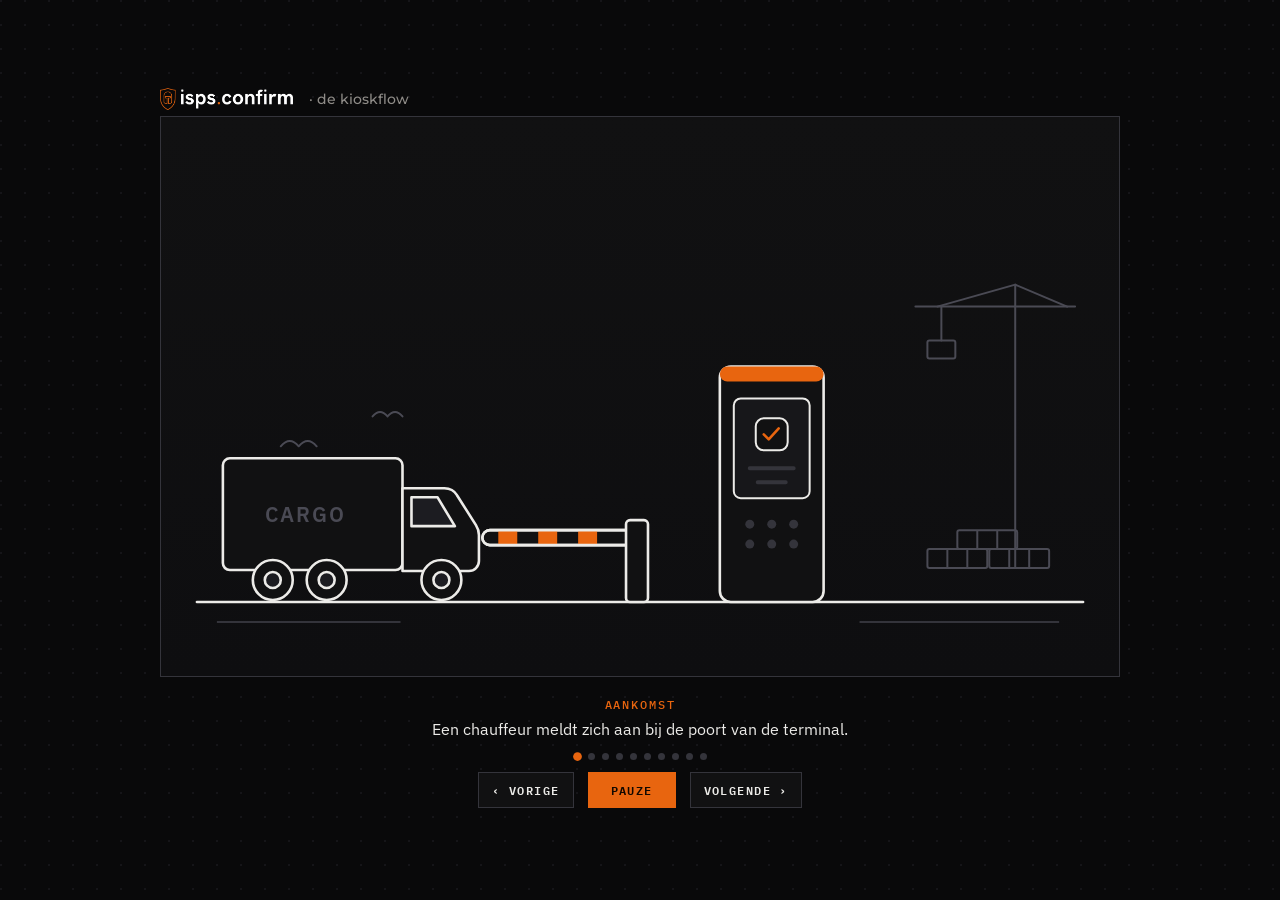
<file: flow-kiosk.html>
<!DOCTYPE html>
<html lang="nl">
<head>
<meta charset="UTF-8">
<meta name="viewport" content="width=device-width, initial-scale=1.0">
<link rel="icon" type="image/png" sizes="32x32" href="assets/favicon-32.png">
<link rel="icon" type="image/png" sizes="64x64" href="assets/favicon-64.png">
<link rel="apple-touch-icon" href="assets/apple-touch-icon.png">
<meta name="theme-color" content="#09090A">
<title>isps.confirm · Zo werkt de kioskflow</title>
<link rel="preconnect" href="https://fonts.googleapis.com">
<link rel="preconnect" href="https://fonts.gstatic.com" crossorigin>
<link href="https://fonts.googleapis.com/css2?family=Montserrat:wght@600;700;800;900&family=IBM+Plex+Sans:wght@400;500;600&family=IBM+Plex+Mono:wght@400;500;600&display=swap" rel="stylesheet">
<style>
:root{
  --ink:#ECEBE8;--muted:#8F8C88;--paper:#111112;--mist:#17171A;--line:#34343B;
  --orange:#E8650F;--orange-soft:#2A1A0E;--ok:#3FB27F;--deny:#E0533D;--bg-el:#4A4A54;
}
*{margin:0;padding:0;box-sizing:border-box}
body{font-family:"IBM Plex Sans",sans-serif;background:#09090A;background-image:radial-gradient(circle at 1px 1px,rgba(167,164,196,.08) 1px,transparent 1.4px);background-size:24px 24px;color:var(--ink);display:flex;min-height:100vh;align-items:center;justify-content:center;padding:24px}
.frame{width:min(960px,100%);}
.brand{display:flex;align-items:center;gap:10px;font-family:"Montserrat",sans-serif;font-weight:700;font-size:1.05rem;margin-bottom:6px}
.brand .dot{color:var(--orange)}
.brand img{height:22px;width:auto;display:block;margin-right:6px}
.stage{position:relative;border:1px solid var(--line);border-radius:0;overflow:hidden;background:linear-gradient(180deg,#111112 0%,#0E0E10 100%)}
.stage svg.scene{width:100%;height:auto;display:block}

/* ---- trucks ---- */
.tA{transform:translateX(-460px);transition:transform 2.4s cubic-bezier(.45,0,.25,1)}
.on-tA-in .tA{transform:translateX(0)}
.on-tA-out .tA{transform:translateX(700px);transition-duration:2.6s}
.tB{transform:translateX(-460px);transition:transform 2.4s cubic-bezier(.45,0,.25,1)}
.on-tB-in .tB{transform:translateX(0)}
.snap .tA,.snap .tB,.snap .arm{transition:none!important}

/* ---- barrier ---- */
.arm{transform-box:fill-box;transform-origin:100% 50%;transform:rotate(0deg);transition:transform 1.4s ease-in-out}
.on-gate-open .arm{transform:rotate(66deg)}

/* ---- kiosk badge ---- */
.badge{opacity:0;transition:opacity .5s}
.on-res-ok .badge-ok{opacity:1}
.on-res-no .badge-no{opacity:1}
.kioskscan{opacity:0}
.on-scan .kioskscan{opacity:1;animation:kscan 2s ease-in-out infinite}
@keyframes kscan{0%,100%{transform:translateY(0)}50%{transform:translateY(78px)}}

/* ---- panel ---- */
.panel{opacity:0;transition:opacity .45s;pointer-events:none}
.panel.on{opacity:1}
.callout{opacity:0;transition:opacity .45s}
.callout.on{opacity:1}

/* panel inner animations: run when .on */
.panel .chip{opacity:.35}
.panel.on .chip{animation:chipin .4s ease forwards}
.panel.on .chip:nth-of-type(1){animation-delay:.15s}
.panel.on .chip:nth-of-type(2){animation-delay:.3s}
.panel.on .chip:nth-of-type(3){animation-delay:.45s}
.panel.on .chip:nth-of-type(4){animation-delay:.6s}
.panel.on .chip:nth-of-type(5){animation-delay:.75s}
.panel.on .chip:nth-of-type(6){animation-delay:.9s}
@keyframes chipin{to{opacity:1}}
.panel .chip-pick rect{fill:#111112;stroke:var(--line);transition:none}
.panel.on .chip-pick rect{animation:pick .5s ease forwards 1.7s}
.panel.on .chip-pick text{animation:picktxt .5s ease forwards 1.7s}
@keyframes pick{to{fill:#E8650F;stroke:#E8650F}}
@keyframes picktxt{to{fill:#111112}}

.typed tspan{opacity:0}
.panel.on .typed tspan{animation:chipin .08s ease forwards}
.panel.on .typed tspan:nth-child(1){animation-delay:.7s}
.panel.on .typed tspan:nth-child(2){animation-delay:1s}
.panel.on .typed tspan:nth-child(3){animation-delay:1.3s}
.panel.on .typed tspan:nth-child(4){animation-delay:1.6s}
.panel.on .typed tspan:nth-child(5){animation-delay:1.9s}
.caret{opacity:0}
.panel.on .caret{animation:blink 1s step-end infinite}
@keyframes blink{0%,100%{opacity:1}50%{opacity:0}}

.sweep{opacity:0}
.panel.on .sweep{animation:sweepmove 2.2s ease-in-out .5s 1 forwards}
@keyframes sweepmove{0%{opacity:1;transform:translateY(0)}90%{opacity:1;transform:translateY(96px)}100%{opacity:0;transform:translateY(96px)}}
.stepcheck{opacity:0;transform:scale(.6);transform-box:fill-box;transform-origin:center}
.panel.on .stepcheck{animation:pop .45s cubic-bezier(.2,1.4,.4,1) forwards 2.7s}
@keyframes pop{to{opacity:1;transform:scale(1)}}

.dots10 circle{opacity:.25}
.panel.on .dots10 circle{animation:chipin .15s ease forwards}
.panel.on .dots10 circle:nth-child(1){animation-delay:.5s}
.panel.on .dots10 circle:nth-child(2){animation-delay:.7s}
.panel.on .dots10 circle:nth-child(3){animation-delay:.9s}
.panel.on .dots10 circle:nth-child(4){animation-delay:1.1s}
.panel.on .dots10 circle:nth-child(5){animation-delay:1.3s}
.panel.on .dots10 circle:nth-child(6){animation-delay:1.5s}
.panel.on .dots10 circle:nth-child(7){animation-delay:1.7s}
.panel.on .dots10 circle:nth-child(8){animation-delay:1.9s}
.panel.on .dots10 circle:nth-child(9){animation-delay:2.1s}
.panel.on .dots10 circle:nth-child(10){animation-delay:2.3s}
.panel.on .dots10 circle:nth-child(11){animation-delay:2.5s}
.formatok{opacity:0}
.panel.on .formatok{animation:chipin .4s ease forwards 2.9s}

.radar{transform-box:fill-box;transform-origin:center;opacity:0}
.panel.on .radar{opacity:1;animation:spin 1.8s linear infinite}
@keyframes spin{to{transform:rotate(360deg)}}
.pulse3 circle{opacity:.2}
.panel.on .pulse3 circle{animation:p3 1.2s ease-in-out infinite}
.panel.on .pulse3 circle:nth-child(2){animation-delay:.2s}
.panel.on .pulse3 circle:nth-child(3){animation-delay:.4s}
@keyframes p3{0%,100%{opacity:.2}50%{opacity:1}}

.bigres{opacity:0;transform:scale(.7);transform-box:fill-box;transform-origin:center}
.panel.on .bigres{animation:pop .5s cubic-bezier(.2,1.4,.4,1) forwards .3s}
.reslines{opacity:0}
.panel.on .reslines{animation:chipin .5s ease forwards .8s}
.logline{opacity:0}
.panel.on .logline{animation:chipin .5s ease forwards 1.4s}

/* ---- outro ---- */
.outro{position:absolute;inset:0;display:flex;flex-direction:column;align-items:center;justify-content:center;gap:14px;
  background:rgba(9,9,10,.92);backdrop-filter:blur(3px);opacity:0;pointer-events:none;transition:opacity .6s}
.on-dim .outro{opacity:1}
.outro .wm{font-family:"Montserrat",sans-serif;font-weight:700;font-size:2rem;letter-spacing:-.02em}
.outro .wm .dot{color:var(--orange)}
.outro p{font-family:"IBM Plex Mono",monospace;font-size:.8rem;letter-spacing:.12em;text-transform:uppercase;color:var(--muted)}

/* ---- caption & controls ---- */
.caption{min-height:64px;padding:16px 6px 4px;text-align:center}
.caption .lbl{font-family:"IBM Plex Mono",monospace;font-size:.72rem;font-weight:500;letter-spacing:.16em;text-transform:uppercase;color:var(--orange)}
.caption p{font-size:.98rem;color:var(--ink);margin-top:6px}
.controls{display:flex;align-items:center;justify-content:center;gap:14px;padding:10px 0 4px}
.controls button{font-family:"IBM Plex Sans",sans-serif;font-weight:600;font-size:.9rem;border:1px solid var(--line);background:#111112;color:var(--ink);
  border-radius:0;padding:.6em 1.1em;font-family:"IBM Plex Mono",monospace;font-size:.74rem;letter-spacing:.12em;text-transform:uppercase;cursor:pointer;transition:border-color .15s}
.controls button:hover{border-color:var(--ink)}
.controls .play{background:var(--orange);border-color:var(--orange);color:#120800;min-width:88px}
.dotsnav{display:flex;gap:7px;justify-content:center;padding:10px 0 2px}
.dotsnav i{width:7px;height:7px;border-radius:50%;background:var(--line);transition:background .3s,transform .3s}
.dotsnav i.cur{background:var(--orange);transform:scale(1.25)}
.rm-note{display:none;text-align:center;font-size:.8rem;color:var(--muted);padding-top:6px}
@media (prefers-reduced-motion:reduce){
  *{animation:none!important;transition-duration:.01ms!important}
  .rm-note{display:block}
}
</style>
</head>
<body>
<div class="frame">
  <div class="brand">
    <img src="assets/logo-wordmark.png" alt="isps.confirm" width="133" height="22">
    <span style="font-weight:500;color:#8F8C88;font-size:.85rem">· de kioskflow</span>
  </div>

  <div class="stage" id="root">
    <svg class="scene" viewBox="0 0 960 560" fill="none" xmlns="http://www.w3.org/2000/svg">
      <defs>
        <g id="truckshape">
          <g stroke="#ECEBE8" stroke-width="2.6" stroke-linejoin="round">
            <rect x="0" y="0" width="180" height="112" rx="7" fill="#111112"/>
            <path d="M180 30h42c5 0 10 2.6 12.6 7l19 30c2 3.1 3 6.2 3 9.9V103c0 5.5-4.5 10-10 10h-66.6z" fill="#111112"/>
            <path d="M189 39h26l17.5 29H189z" fill="#1C1C21"/>
            <circle cx="50" cy="122" r="20" fill="#111112"/><circle cx="50" cy="122" r="8" fill="#1C1C21"/>
            <circle cx="104" cy="122" r="20" fill="#111112"/><circle cx="104" cy="122" r="8" fill="#1C1C21"/>
            <circle cx="219" cy="122" r="20" fill="#111112"/><circle cx="219" cy="122" r="8" fill="#1C1C21"/>
          </g>
          <text x="42" y="64" font-family=""Montserrat",sans-serif" font-size="21" font-weight="600" fill="#4A4A54" letter-spacing="2">CARGO</text>
        </g>
      </defs>

      <!-- achtergrond: kraan + containers -->
      <g stroke="#4A4A54" stroke-width="2" stroke-linecap="round">
        <path d="M856 452V190"/><path d="M856 190H756"/><path d="M856 190h60"/>
        <path d="M856 168v22"/><path d="M856 168l-78 22M856 168l52 22"/>
        <path d="M782 190v34"/><rect x="768" y="224" width="28" height="18" rx="2"/>
      </g>
      <g stroke="#4A4A54" stroke-width="2">
        <rect x="798" y="414" width="60" height="19" rx="2"/>
        <rect x="768" y="433" width="60" height="19" rx="2"/>
        <rect x="830" y="433" width="60" height="19" rx="2"/>
        <line x1="818" y1="414" x2="818" y2="433"/><line x1="838" y1="414" x2="838" y2="433"/>
        <line x1="788" y1="433" x2="788" y2="452"/><line x1="808" y1="433" x2="808" y2="452"/>
        <line x1="850" y1="433" x2="850" y2="452"/><line x1="870" y1="433" x2="870" y2="452"/>
      </g>
      <g stroke="#4A4A54" stroke-width="2" stroke-linecap="round">
        <path d="M120 330c6-7 12-7 18 0M138 330c6-7 12-7 18 0"/>
        <path d="M212 300c5-6 10-6 15 0M227 300c5-6 10-6 15 0"/>
      </g>

      <!-- grond -->
      <line x1="36" y1="486" x2="924" y2="486" stroke="#ECEBE8" stroke-width="2.6" stroke-linecap="round"/>
      <line x1="56" y1="506" x2="240" y2="506" stroke="#34343B" stroke-width="2"/>
      <line x1="700" y1="506" x2="900" y2="506" stroke="#34343B" stroke-width="2"/>

      <!-- trucks -->
      <g class="tA"><use href="#truckshape" x="62" y="342"/></g>
      <g class="tB"><use href="#truckshape" x="62" y="342"/></g>

      <!-- slagboom -->
      <g stroke="#ECEBE8" stroke-width="2.6" stroke-linecap="round">
        <g class="arm">
          <rect x="322" y="414" width="152" height="15" rx="7.5" fill="#111112"/>
          <rect x="338" y="414" width="19" height="15" fill="#E8650F" stroke="none"/>
          <rect x="378" y="414" width="19" height="15" fill="#E8650F" stroke="none"/>
          <rect x="418" y="414" width="19" height="15" fill="#E8650F" stroke="none"/>
          <rect x="322" y="414" width="152" height="15" rx="7.5"/>
        </g>
        <rect x="466" y="404" width="22" height="82" rx="4" fill="#111112"/>
      </g>

      <!-- kiosk -->
      <g>
        <rect x="560" y="250" width="104" height="236" rx="11" fill="#111112" stroke="#ECEBE8" stroke-width="2.6"/>
        <rect x="560" y="250" width="104" height="15" rx="7.5" fill="#E8650F" stroke="none"/>
        <rect x="574" y="282" width="76" height="100" rx="7" fill="#17171A" stroke="#ECEBE8" stroke-width="2"/>
        <rect x="596" y="302" width="32" height="32" rx="8" fill="#111112" stroke="#ECEBE8" stroke-width="2"/>
        <path d="M604 318l5 5 10-11" stroke="#E8650F" stroke-width="2.6" stroke-linecap="round" stroke-linejoin="round"/>
        <path d="M590 352h44M598 366h28" stroke="#34343B" stroke-width="4" stroke-linecap="round"/>
        <g class="kioskscan"><line x1="579" y1="290" x2="645" y2="290" stroke="#E8650F" stroke-width="2.6" stroke-linecap="round"/></g>
        <g fill="#34343B">
          <circle cx="590" cy="408" r="4.5"/><circle cx="612" cy="408" r="4.5"/><circle cx="634" cy="408" r="4.5"/>
          <circle cx="590" cy="428" r="4.5"/><circle cx="612" cy="428" r="4.5"/><circle cx="634" cy="428" r="4.5"/>
        </g>
        <g class="badge badge-ok">
          <circle cx="672" cy="380" r="17" fill="#3FB27F"/>
          <path d="M664 380l6 6 10-12" stroke="#111112" stroke-width="2.8" stroke-linecap="round" stroke-linejoin="round"/>
        </g>
        <g class="badge badge-no">
          <circle cx="672" cy="380" r="17" fill="#E0533D"/>
          <path d="M666 374l12 12M678 374l-12 12" stroke="#111112" stroke-width="2.8" stroke-linecap="round"/>
        </g>
      </g>

      <!-- callout naar paneel -->
      <g class="callout" id="callout">
        <line x1="612" y1="282" x2="612" y2="250" stroke="#34343B" stroke-width="2" stroke-dasharray="4 5"/>
      </g>

      <!-- ===== paneel (scherm-close-up) ===== -->
      <g id="panelbox" class="callout">
        <rect x="392" y="34" width="440" height="216" rx="16" fill="#111112" stroke="#34343B" stroke-width="2"/>
        <rect x="392" y="34" width="440" height="10" rx="5" fill="#E8650F"/>
      </g>

      <!-- p-lang -->
      <g class="panel" id="p-lang">
        <text x="612" y="88" text-anchor="middle" font-family=""IBM Plex Sans",sans-serif" font-size="17" font-weight="600" fill="#ECEBE8">Kies je taal · Choose your language</text>
        <g font-family=""IBM Plex Mono",monospace" font-size="13" font-weight="500">
          <g class="chip"><rect x="428" y="116" width="56" height="34" rx="17" fill="#111112" stroke="#34343B" stroke-width="2"/><text x="456" y="138" text-anchor="middle" fill="#ECEBE8">NL</text></g>
          <g class="chip"><rect x="494" y="116" width="56" height="34" rx="17" fill="#111112" stroke="#34343B" stroke-width="2"/><text x="522" y="138" text-anchor="middle" fill="#ECEBE8">EN</text></g>
          <g class="chip"><rect x="560" y="116" width="56" height="34" rx="17" fill="#111112" stroke="#34343B" stroke-width="2"/><text x="588" y="138" text-anchor="middle" fill="#ECEBE8">FR</text></g>
          <g class="chip"><rect x="626" y="116" width="56" height="34" rx="17" fill="#111112" stroke="#34343B" stroke-width="2"/><text x="654" y="138" text-anchor="middle" fill="#ECEBE8">DE</text></g>
          <g class="chip chip-pick"><rect x="692" y="116" width="56" height="34" rx="17" stroke-width="2"/><text x="720" y="138" text-anchor="middle" fill="#ECEBE8">PL</text></g>
          <g class="chip"><rect x="428" y="160" width="56" height="34" rx="17" fill="#111112" stroke="#34343B" stroke-width="2"/><text x="456" y="182" text-anchor="middle" fill="#ECEBE8">RO</text></g>
        </g>
        <text x="612" y="222" text-anchor="middle" font-family=""IBM Plex Sans",sans-serif" font-size="12" fill="#8F8C88">+ 24 andere talen</text>
      </g>

      <!-- p-order -->
      <g class="panel" id="p-order">
        <text x="612" y="92" text-anchor="middle" font-family=""IBM Plex Sans",sans-serif" font-size="17" font-weight="600" fill="#ECEBE8">Ordernummer</text>
        <rect x="472" y="116" width="280" height="52" rx="10" fill="#17171A" stroke="#34343B" stroke-width="2"/>
        <text class="typed" x="492" y="150" font-family=""IBM Plex Mono",monospace" font-size="22" font-weight="500" fill="#E8650F"><tspan>#</tspan><tspan>8</tspan><tspan>4</tspan><tspan>2</tspan><tspan>0</tspan></text>
        <rect class="caret" x="576" y="128" width="2.5" height="28" fill="#ECEBE8"/>
        <text x="612" y="204" text-anchor="middle" font-family=""IBM Plex Sans",sans-serif" font-size="12" fill="#8F8C88">gekoppeld aan de aanmelding</text>
      </g>

      <!-- p-doc -->
      <g class="panel" id="p-doc">
        <g stroke="#E8650F" stroke-width="3" stroke-linecap="round">
          <path d="M496 74v-10h14M728 74v-10h-14M496 210v10h14M728 210v10h-14"/>
        </g>
        <rect x="524" y="92" width="176" height="104" rx="8" fill="#111112" stroke="#ECEBE8" stroke-width="2.4"/>
        <circle cx="568" cy="136" r="18" stroke="#8F8C88" stroke-width="2"/>
        <path d="M544 176c4-13 13-19 24-19s20 6 24 19" stroke="#8F8C88" stroke-width="2" stroke-linecap="round"/>
        <path d="M606 120h74M606 140h74M606 160h52" stroke="#34343B" stroke-width="5" stroke-linecap="round"/>
        <g class="sweep"><line x1="506" y1="86" x2="718" y2="86" stroke="#E8650F" stroke-width="3" stroke-linecap="round"/></g>
        <g class="stepcheck"><circle cx="716" cy="196" r="17" fill="#3FB27F"/><path d="M708 196l6 6 10-12" stroke="#111112" stroke-width="2.8" stroke-linecap="round" stroke-linejoin="round"/></g>
      </g>

      <!-- p-selfie -->
      <g class="panel" id="p-selfie">
        <g stroke="#E8650F" stroke-width="3" stroke-linecap="round">
          <path d="M496 74v-10h14M728 74v-10h-14M496 210v10h14M728 210v10h-14"/>
        </g>
        <circle cx="612" cy="120" r="26" stroke="#ECEBE8" stroke-width="2.4"/>
        <path d="M568 196c7-24 24-36 44-36s37 12 44 36" stroke="#ECEBE8" stroke-width="2.4" stroke-linecap="round"/>
        <g class="sweep"><line x1="506" y1="86" x2="718" y2="86" stroke="#E8650F" stroke-width="3" stroke-linecap="round"/></g>
        <g class="stepcheck"><circle cx="716" cy="196" r="17" fill="#3FB27F"/><path d="M708 196l6 6 10-12" stroke="#111112" stroke-width="2.8" stroke-linecap="round" stroke-linejoin="round"/></g>
      </g>

      <!-- p-rrn -->
      <g class="panel" id="p-rrn">
        <text x="612" y="92" text-anchor="middle" font-family=""IBM Plex Sans",sans-serif" font-size="17" font-weight="600" fill="#ECEBE8">Rijksregister- of BIS-nummer</text>
        <rect x="452" y="116" width="320" height="52" rx="10" fill="#17171A" stroke="#34343B" stroke-width="2"/>
        <g class="dots10" fill="#ECEBE8">
          <circle cx="484" cy="142" r="4"/><circle cx="506" cy="142" r="4"/>
          <circle cx="536" cy="142" r="4"/><circle cx="558" cy="142" r="4"/>
          <circle cx="588" cy="142" r="4"/><circle cx="610" cy="142" r="4"/>
          <circle cx="640" cy="142" r="4"/><circle cx="662" cy="142" r="4"/><circle cx="684" cy="142" r="4"/>
          <circle cx="714" cy="142" r="4"/><circle cx="736" cy="142" r="4"/>
        </g>
        <path d="M520 142h4M572 142h4M624 142h4M698 142h4" stroke="#4A4A54" stroke-width="2.4" stroke-linecap="round"/>
        <g class="formatok">
          <circle cx="546" cy="198" r="9" fill="#3FB27F"/><path d="M542 198l3 3 5.5-6" stroke="#111112" stroke-width="2.2" stroke-linecap="round" stroke-linejoin="round"/>
          <text x="564" y="203" font-family=""IBM Plex Sans",sans-serif" font-size="13" fill="#3FB27F" font-weight="600">formaat gevalideerd</text>
        </g>
      </g>

      <!-- p-aigis -->
      <g class="panel" id="p-aigis">
        <path d="M560 66l30 12v20c0 19-12.5 35-30 42-17.5-7-30-23-30-42V78l30-12z" stroke="#ECEBE8" stroke-width="2.4" stroke-linejoin="round" fill="#111112"/>
        <circle cx="560" cy="104" r="17" stroke="#E8650F" stroke-width="2"/>
        <g class="radar"><path d="M560 104L560 87A17 17 0 0 1 574 96Z" fill="#E8650F" opacity=".35"/><line x1="560" y1="104" x2="560" y2="87" stroke="#E8650F" stroke-width="2" stroke-linecap="round"/></g>
        <circle cx="560" cy="104" r="2" fill="#E8650F"/>
        <text x="612" y="92" font-family=""Montserrat",sans-serif" font-size="17" font-weight="600" fill="#ECEBE8">Havenverbod-check</text>
        <text x="612" y="114" font-family=""IBM Plex Sans",sans-serif" font-size="12.5" fill="#8F8C88">AIGIS: realtime via de Belgische</text>
        <text x="612" y="132" font-family=""IBM Plex Sans",sans-serif" font-size="12.5" fill="#8F8C88">overheids-API, bij elk bezoek</text>
        <g class="pulse3" fill="#E8650F">
          <circle cx="586" cy="186" r="5"/><circle cx="608" cy="186" r="5"/><circle cx="630" cy="186" r="5"/>
        </g>
        <text x="612" y="222" text-anchor="middle" font-family=""IBM Plex Mono",monospace" font-size="11" fill="#8F8C88" letter-spacing="1">CONTROLE IN HET OFFICIËLE REGISTER…</text>
      </g>

      <!-- p-ok -->
      <g class="panel" id="p-ok">
        <g class="bigres"><circle cx="612" cy="112" r="34" fill="#3FB27F"/><path d="M596 112l11 11 21-24" stroke="#111112" stroke-width="4" stroke-linecap="round" stroke-linejoin="round"/></g>
        <g class="reslines">
          <text x="612" y="176" text-anchor="middle" font-family=""Montserrat",sans-serif" font-size="19" font-weight="600" fill="#3FB27F">Geen verbod, toegang verleend</text>
          <text x="612" y="200" text-anchor="middle" font-family=""IBM Plex Sans",sans-serif" font-size="13" fill="#8F8C88">De slagboom opent. De beslissing wordt gelogd.</text>
        </g>
        <text class="logline" x="612" y="228" text-anchor="middle" font-family=""IBM Plex Mono",monospace" font-size="11" fill="#8F8C88">10:42:07 · toegang verleend · gelogd ✓</text>
      </g>

      <!-- p-no -->
      <g class="panel" id="p-no">
        <g class="bigres"><circle cx="612" cy="112" r="34" fill="#E0533D"/><path d="M599 99l26 26M625 99l-26 26" stroke="#111112" stroke-width="4" stroke-linecap="round"/></g>
        <g class="reslines">
          <text x="612" y="176" text-anchor="middle" font-family=""Montserrat",sans-serif" font-size="19" font-weight="600" fill="#E0533D">Verbod gevonden, toegang geweigerd</text>
          <text x="612" y="200" text-anchor="middle" font-family=""IBM Plex Sans",sans-serif" font-size="13" fill="#8F8C88">De poort blijft dicht.</text>
        </g>
        <text class="logline" x="612" y="228" text-anchor="middle" font-family=""IBM Plex Mono",monospace" font-size="11" fill="#8F8C88">10:44:31 · geweigerd · reden: havenverbod · gelogd ✓</text>
      </g>
    </svg>

    <div class="outro">
      <div class="wm"><img src="assets/logo-wordmark.png" alt="isps.confirm" width="242" height="40"></div>
      <p>Elke beslissing gelogd · elk bezoek gecheckt</p>
    </div>
  </div>

  <div class="caption">
    <span class="lbl" id="cap-lbl"></span>
    <p id="cap-sub"></p>
  </div>
  <div class="dotsnav" id="dotsnav"></div>
  <div class="controls">
    <button id="btn-prev" aria-label="Vorige stap">‹ Vorige</button>
    <button id="btn-play" class="play">Pauze</button>
    <button id="btn-next" aria-label="Volgende stap">Volgende ›</button>
  </div>
  <p class="rm-note">Verminderde beweging actief. Gebruik Vorige/Volgende om de stappen te bekijken.</p>
</div>

<script>
const steps=[
 {lbl:"AANKOMST",sub:"Een chauffeur meldt zich aan bij de poort van de terminal.",dur:3400,cls:["tA-in"],panel:null},
 {lbl:"STAP 01 · AANMELDEN",sub:"De chauffeur kiest zijn taal op de kiosk, beschikbaar in 30 talen.",dur:4200,cls:["tA-in"],panel:"p-lang"},
 {lbl:"STAP 02 · ORDERNUMMER",sub:"Het ordernummer van de transporteur wordt ingegeven en gekoppeld.",dur:3800,cls:["tA-in"],panel:"p-order"},
 {lbl:"STAP 03 · DOCUMENTFOTO",sub:"Foto van de identiteitskaart of het paspoort, vastgelegd voor verificatie en audit.",dur:4400,cls:["tA-in"],panel:"p-doc"},
 {lbl:"STAP 04 · SELFIE",sub:"Live foto van de persoon zelf, ter vergelijking met het document.",dur:4400,cls:["tA-in"],panel:"p-selfie"},
 {lbl:"STAP 05 · NUMMER",sub:"Rijksregister- of BIS-nummer, met validatie op formaat.",dur:4200,cls:["tA-in"],panel:"p-rrn"},
 {lbl:"STAP 06 · HAVENVERBOD-CHECK",sub:"Realtime controle via AIGIS, de officiële Belgische overheids-API.",dur:4400,cls:["tA-in","scan"],panel:"p-aigis"},
 {lbl:"STAP 07 · RESULTAAT",sub:"Geen verbod: de slagboom opent en de toegang wordt geregistreerd.",dur:5600,cls:["tA-in","tA-out","gate-open","res-ok"],panel:"p-ok"},
 {lbl:"STAP 07 · RESULTAAT",sub:"Verbod gevonden: de poort blijft dicht. Geweigerd, met reden en tijdstip gelogd.",dur:5600,cls:["tA-in","tA-out","tB-in","res-no"],panel:"p-no"},
 {lbl:"",sub:"Elke beslissing gelogd. Elk bezoek gecheckt.",dur:4200,cls:["tA-in","tA-out","tB-in","dim"],panel:null},
];
const root=document.getElementById('root');
const lblEl=document.getElementById('cap-lbl'),subEl=document.getElementById('cap-sub');
const panels=[...document.querySelectorAll('.panel')];
const pbox=document.getElementById('panelbox'),callout=document.getElementById('callout');
const nav=document.getElementById('dotsnav');
steps.forEach((s,i)=>{const d=document.createElement('i');d.addEventListener('click',()=>go(i,true));nav.appendChild(d);});
const navdots=[...nav.children];
let cur=0,timer=null,playing=true;
const reduced=window.matchMedia('(prefers-reduced-motion: reduce)').matches;

function apply(i,snap){
  const s=steps[i];
  root.className='stage'+(snap?' snap':'')+s.cls.map(c=>' on-'+c).join('');
  if(snap){void root.offsetWidth;root.classList.remove('snap');}
  panels.forEach(p=>p.classList.toggle('on',p.id===s.panel));
  const showBox=!!s.panel;
  pbox.classList.toggle('on',showBox);callout.classList.toggle('on',showBox);
  lblEl.textContent=s.lbl;subEl.textContent=s.sub;
  navdots.forEach((d,j)=>d.classList.toggle('cur',j===i));
}
function schedule(){
  clearTimeout(timer);
  if(!playing||reduced)return;
  timer=setTimeout(()=>{const n=(cur+1)%steps.length;go(n,n===0);},steps[cur].dur);
}
function go(i,snap){cur=i;apply(i,snap||false);schedule();}
document.getElementById('btn-prev').addEventListener('click',()=>go((cur-1+steps.length)%steps.length,true));
document.getElementById('btn-next').addEventListener('click',()=>go((cur+1)%steps.length,true));
const playBtn=document.getElementById('btn-play');
playBtn.addEventListener('click',()=>{playing=!playing;playBtn.textContent=playing?'Pauze':'Afspelen';if(playing)schedule();else clearTimeout(timer);});
if(reduced){playing=false;playBtn.textContent='Afspelen';}
go(0,true);
</script>
</body>
</html>
</file>
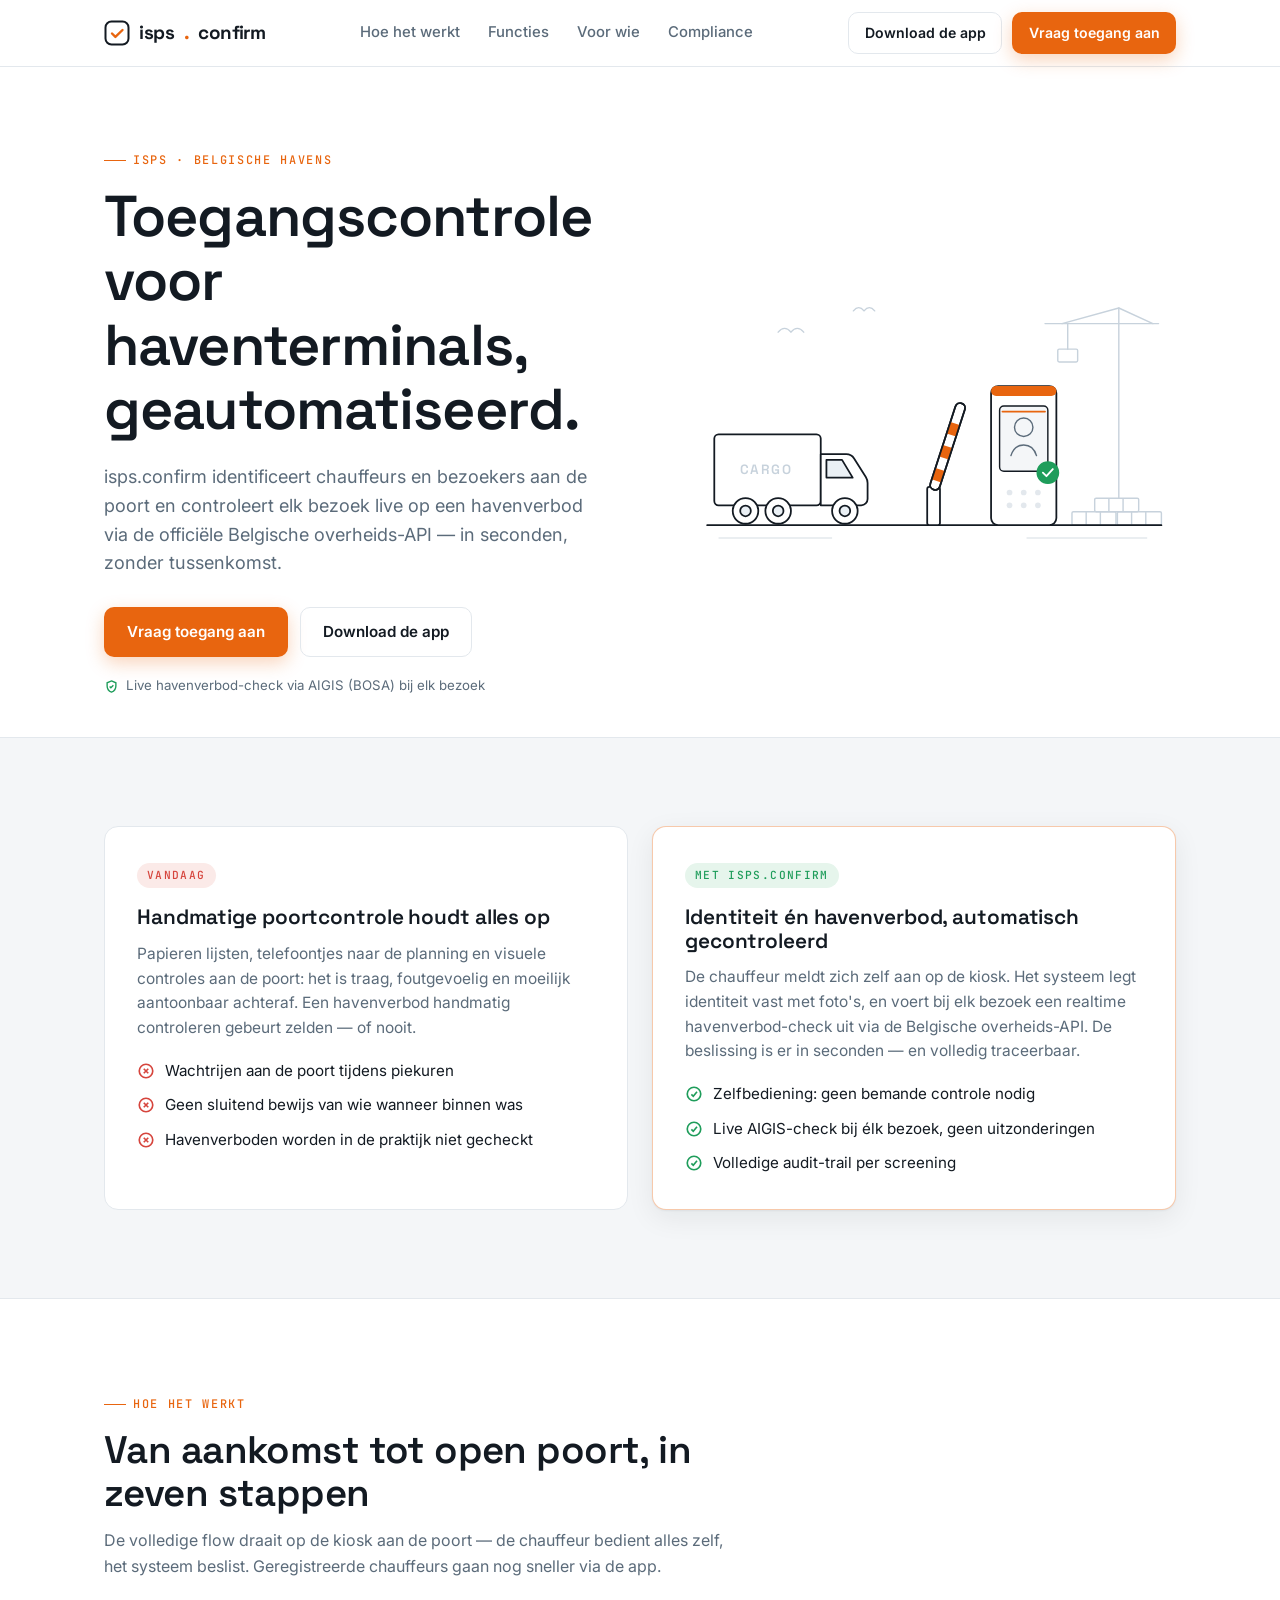
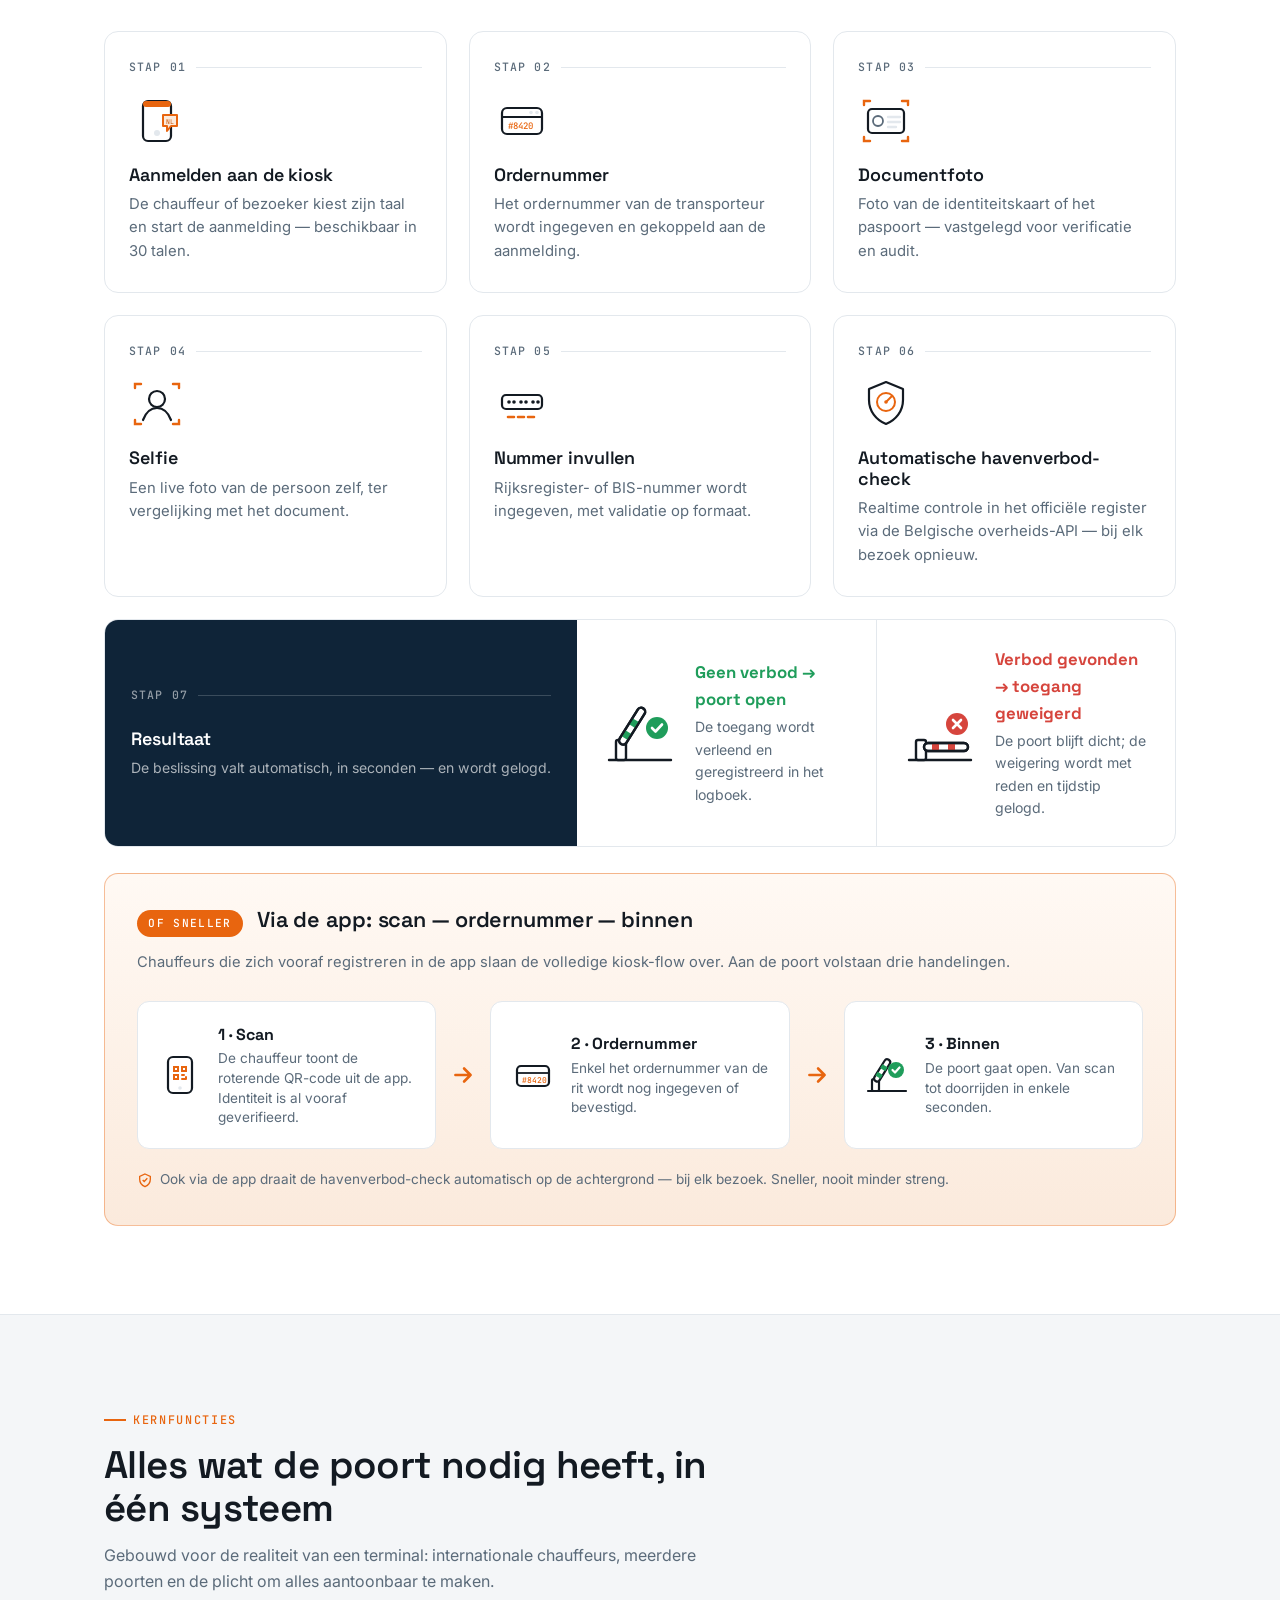
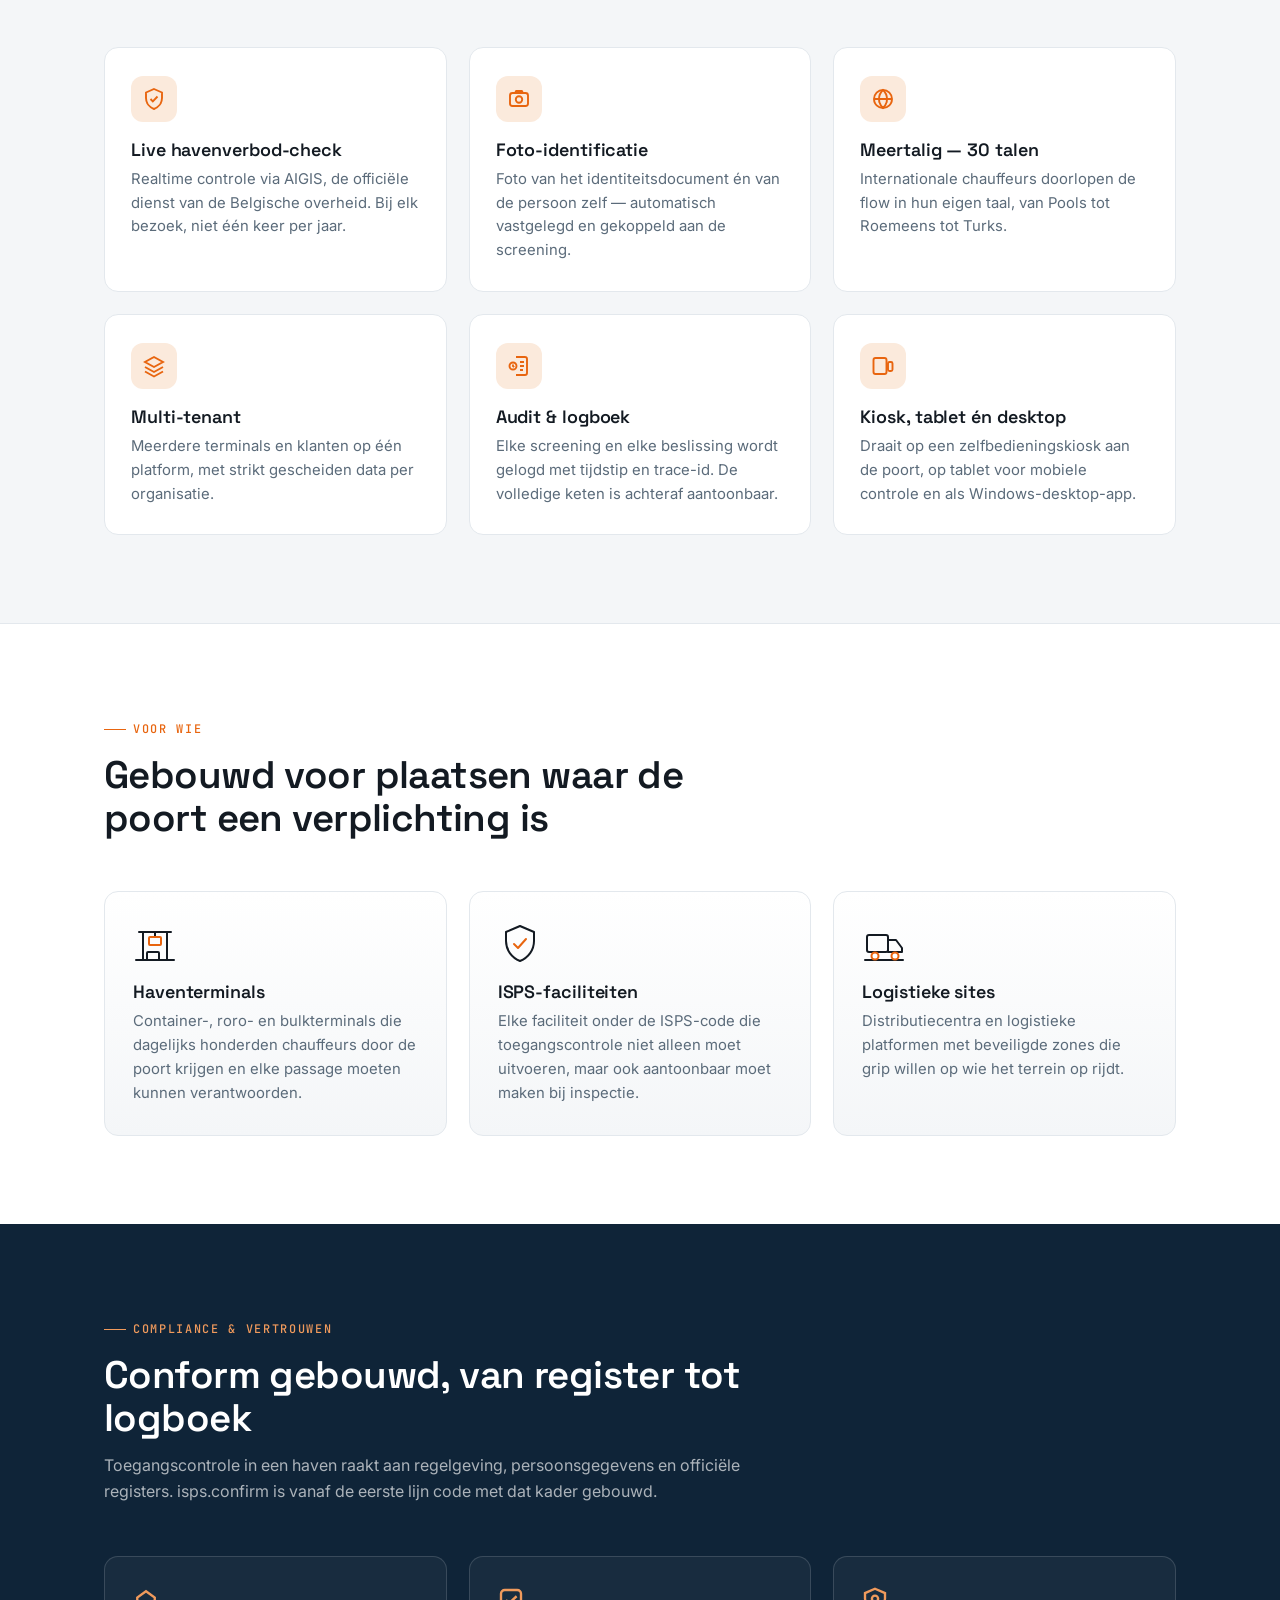
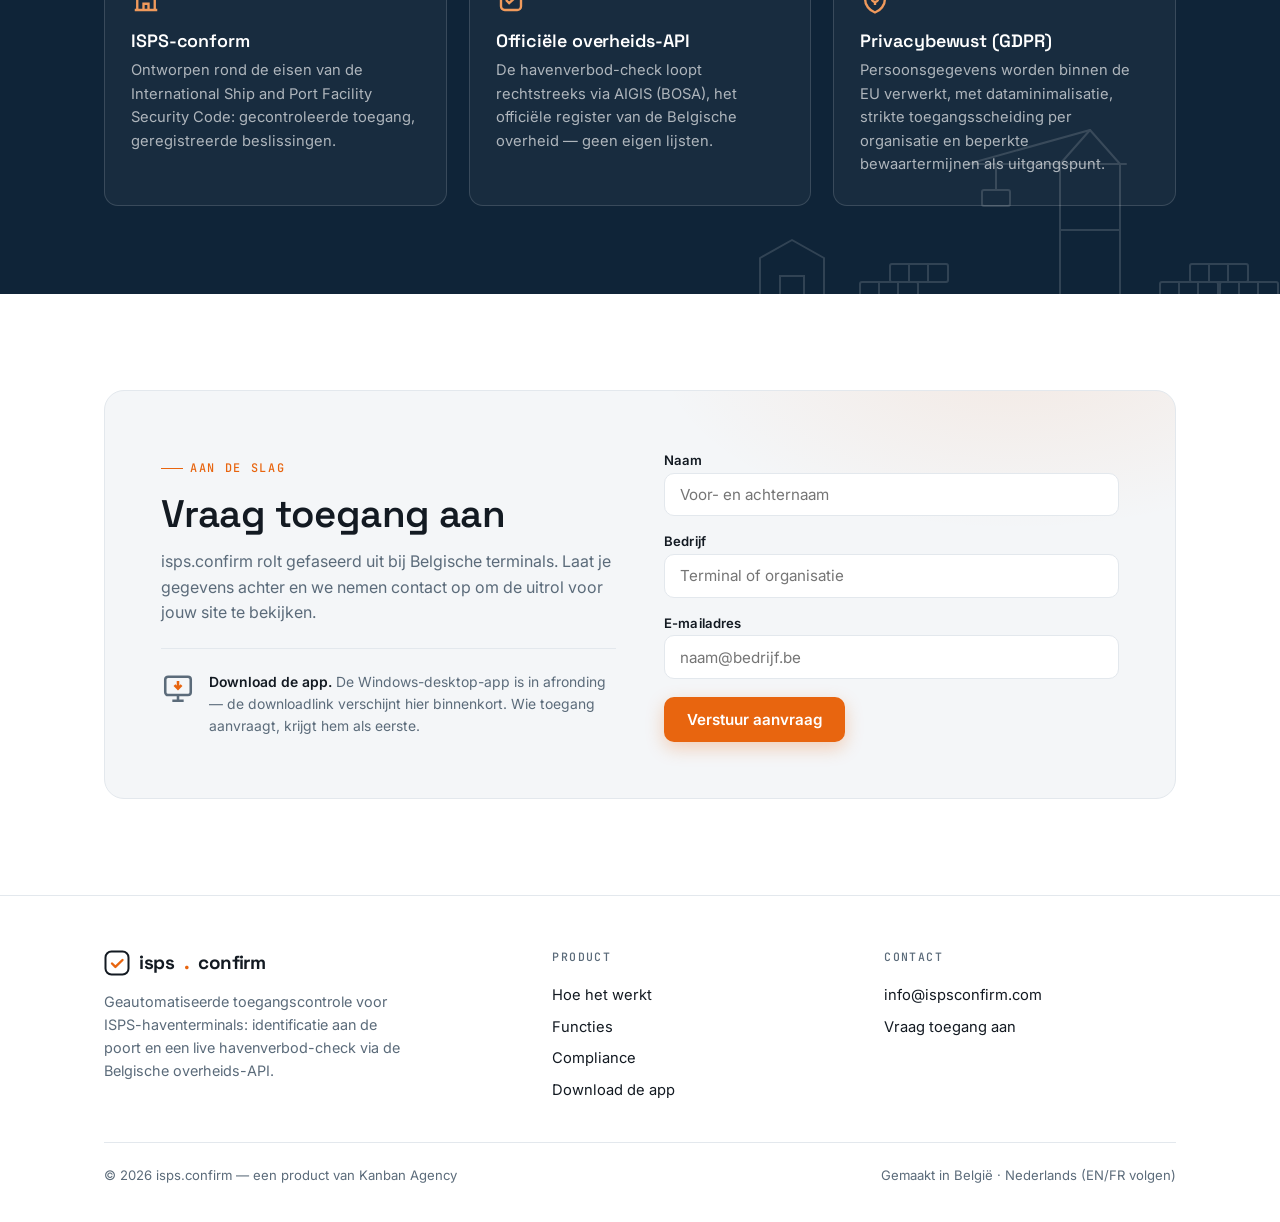
<file: ispsconfirm-website.html>
<!DOCTYPE html>
<html lang="nl">
<head>
<meta charset="UTF-8">
<meta name="viewport" content="width=device-width, initial-scale=1.0">
<title>isps.confirm — Toegangscontrole voor haventerminals, geautomatiseerd</title>
<meta name="description" content="isps.confirm screent chauffeurs en bezoekers aan de poort: foto-identificatie, rijksregister- of BIS-nummer en een automatische havenverbod-check via de Belgische overheids-API (AIGIS).">
<link rel="preconnect" href="https://fonts.googleapis.com">
<link rel="preconnect" href="https://fonts.gstatic.com" crossorigin>
<link href="https://fonts.googleapis.com/css2?family=Inter:wght@400;500;600&family=Space+Grotesk:wght@500;600;700&family=JetBrains+Mono:wght@400;500&display=swap" rel="stylesheet">
<style>
:root{
  --ink:#131A22;
  --muted:#5B6B7A;
  --marine:#0F2438;
  --marine-2:#16334E;
  --paper:#FFFFFF;
  --mist:#F4F6F8;
  --line:#E3E8ED;
  --orange:#E8650F;
  --orange-deep:#C95407;
  --orange-soft:#FBEADC;
  --ok:#1F9D5B;
  --ok-soft:#E6F5EC;
  --deny:#D6453D;
  --deny-soft:#FBEAE8;
  --radius:14px;
  --shadow:0 1px 2px rgba(19,26,34,.05),0 8px 28px rgba(19,26,34,.07);
  --font-body:'Inter',system-ui,-apple-system,sans-serif;
  --font-display:'Space Grotesk',var(--font-body);
  --font-mono:'JetBrains Mono',ui-monospace,monospace;
}
*{margin:0;padding:0;box-sizing:border-box}
html{scroll-behavior:smooth}
body{
  font-family:var(--font-body);
  color:var(--ink);
  background:var(--paper);
  line-height:1.6;
  font-size:16px;
  -webkit-font-smoothing:antialiased;
}
img,svg{display:block;max-width:100%}
a{color:inherit;text-decoration:none}
.wrap{max-width:1120px;margin:0 auto;padding:0 24px}

/* ---------- typography ---------- */
h1,h2,h3{font-family:var(--font-display);line-height:1.12;letter-spacing:-.015em;font-weight:600}
h1{font-size:clamp(2.3rem,5.2vw,3.6rem)}
h2{font-size:clamp(1.7rem,3.4vw,2.4rem)}
h3{font-size:1.12rem;letter-spacing:-.005em}
.lead{font-size:1.13rem;color:var(--muted);max-width:46ch}
.eyebrow{
  font-family:var(--font-mono);font-size:.74rem;font-weight:500;
  letter-spacing:.14em;text-transform:uppercase;color:var(--orange);
  display:inline-flex;align-items:center;gap:.6em;margin-bottom:14px;
}
.eyebrow::before{content:"";width:22px;height:1.5px;background:var(--orange);display:inline-block}

/* ---------- buttons ---------- */
.btn{
  display:inline-flex;align-items:center;justify-content:center;gap:.5em;
  font-family:var(--font-body);font-weight:600;font-size:.95rem;
  padding:.78em 1.45em;border-radius:10px;border:1px solid transparent;
  cursor:pointer;transition:transform .15s ease,box-shadow .15s ease,background .15s ease,border-color .15s ease;
  white-space:nowrap;
}
.btn:focus-visible{outline:3px solid rgba(232,101,15,.4);outline-offset:2px}
.btn-primary{background:var(--orange);color:#fff;box-shadow:0 6px 18px rgba(232,101,15,.28)}
.btn-primary:hover{background:var(--orange-deep);transform:translateY(-1px)}
.btn-ghost{background:transparent;color:var(--ink);border-color:var(--line)}
.btn-ghost:hover{border-color:var(--ink);transform:translateY(-1px)}
.btn-ghost-dark{background:transparent;color:#fff;border-color:rgba(255,255,255,.28)}
.btn-ghost-dark:hover{border-color:#fff}

/* ---------- nav ---------- */
header{
  position:sticky;top:0;z-index:50;
  background:rgba(255,255,255,.85);backdrop-filter:blur(12px);
  border-bottom:1px solid var(--line);
}
.nav{display:flex;align-items:center;justify-content:space-between;height:66px}
.logo{font-family:var(--font-display);font-weight:700;font-size:1.18rem;letter-spacing:-.02em;display:flex;align-items:center;gap:9px}
.logo .mark{width:26px;height:26px;flex:none}
.logo .dot{color:var(--orange)}
.nav-links{display:flex;gap:28px;font-size:.93rem;font-weight:500;color:var(--muted)}
.nav-links a:hover{color:var(--ink)}
.nav-cta{display:flex;gap:10px;align-items:center}
.nav-cta .btn{padding:.6em 1.1em;font-size:.88rem}
@media (max-width:820px){.nav-links{display:none}.nav-cta .btn-ghost{display:none}}

/* ---------- hero ---------- */
.hero{padding:76px 0 40px;position:relative;overflow:hidden}
.hero-grid{display:grid;grid-template-columns:1.05fr .95fr;gap:56px;align-items:center}
.hero .lead{margin:20px 0 30px}
.hero-actions{display:flex;gap:12px;flex-wrap:wrap}
.hero-note{margin-top:18px;font-size:.83rem;color:var(--muted);display:flex;align-items:center;gap:.5em}
.hero-note svg{width:15px;height:15px;flex:none}
.hero-art{position:relative}
.hero-art svg{width:100%;height:auto}
@media (max-width:920px){
  .hero{padding:52px 0 24px}
  .hero-grid{grid-template-columns:1fr;gap:40px}
  .hero-art{max-width:520px;margin:0 auto}
}

/* ---------- sections ---------- */
section{padding:88px 0}
.section-head{max-width:640px;margin-bottom:52px}
.section-head p{color:var(--muted);margin-top:14px}
@media (max-width:720px){section{padding:64px 0}}

/* ---------- problem / solution ---------- */
.ps{background:var(--mist);border-top:1px solid var(--line);border-bottom:1px solid var(--line)}
.ps-grid{display:grid;grid-template-columns:1fr 1fr;gap:24px}
.ps-card{
  background:var(--paper);border:1px solid var(--line);border-radius:var(--radius);
  padding:34px 32px;position:relative;
}
.ps-card .tag{
  font-family:var(--font-mono);font-size:.7rem;letter-spacing:.12em;text-transform:uppercase;
  padding:.35em .9em;border-radius:100px;display:inline-block;margin-bottom:18px;font-weight:500;
}
.ps-card.problem .tag{background:var(--deny-soft);color:var(--deny)}
.ps-card.solution .tag{background:var(--ok-soft);color:var(--ok)}
.ps-card.solution{border-color:rgba(232,101,15,.35);box-shadow:var(--shadow)}
.ps-card h3{margin-bottom:12px;font-size:1.3rem}
.ps-card p{color:var(--muted);font-size:.97rem}
.ps-card ul{list-style:none;margin-top:18px;display:grid;gap:10px}
.ps-card li{display:flex;gap:10px;font-size:.95rem;color:var(--ink)}
.ps-card li svg{width:18px;height:18px;flex:none;margin-top:3px}
@media (max-width:820px){.ps-grid{grid-template-columns:1fr}}

/* ---------- flow ---------- */
.flow-grid{
  display:grid;grid-template-columns:repeat(3,1fr);gap:22px;
  position:relative;
}
.step{
  background:var(--paper);border:1px solid var(--line);border-radius:var(--radius);
  padding:26px 24px 28px;position:relative;transition:transform .2s ease,box-shadow .2s ease,border-color .2s ease;
}
.step:hover{transform:translateY(-3px);box-shadow:var(--shadow);border-color:#CBD5DE}
.step-num{
  font-family:var(--font-mono);font-size:.72rem;font-weight:500;color:var(--muted);
  letter-spacing:.1em;margin-bottom:16px;display:flex;align-items:center;gap:10px;
}
.step-num::after{content:"";flex:1;height:1px;background:var(--line)}
.step-icon{width:56px;height:56px;margin-bottom:16px}
.step h3{margin-bottom:8px}
.step p{font-size:.93rem;color:var(--muted)}
.result-card{
  grid-column:1 / -1;
  border:1px solid var(--line);border-radius:var(--radius);overflow:hidden;
  display:grid;grid-template-columns:auto 1fr 1fr;background:var(--paper);
}
.result-label{
  background:var(--marine);color:#fff;padding:28px 26px;display:flex;flex-direction:column;justify-content:center;gap:8px;min-width:220px;
}
.result-label .step-num{color:rgba(255,255,255,.55)}
.result-label .step-num::after{background:rgba(255,255,255,.18)}
.result-label h3{color:#fff}
.result-label p{font-size:.88rem;color:rgba(255,255,255,.65)}
.result-half{padding:26px;display:flex;gap:18px;align-items:center}
.result-half + .result-half{border-left:1px solid var(--line)}
.result-half svg{width:74px;height:74px;flex:none}
.result-half strong{display:block;font-family:var(--font-display);font-size:1.05rem;margin-bottom:3px}
.result-half p{font-size:.88rem;color:var(--muted)}
.result-half.open strong{color:var(--ok)}
.result-half.denied strong{color:var(--deny)}
@media (max-width:920px){
  .flow-grid{grid-template-columns:repeat(2,1fr)}
  .result-card{grid-template-columns:1fr}
  .result-half + .result-half{border-left:none;border-top:1px solid var(--line)}
}
@media (max-width:560px){.flow-grid{grid-template-columns:1fr}}

/* ---------- fast lane (app) ---------- */
.fastlane{
  margin-top:26px;border:1px solid rgba(232,101,15,.4);border-radius:var(--radius);
  background:linear-gradient(180deg,#FFF9F4,var(--orange-soft));
  padding:34px 32px;position:relative;overflow:hidden;
}
.fastlane-head{display:flex;align-items:baseline;gap:14px;flex-wrap:wrap;margin-bottom:26px}
.fastlane-head .tag{
  font-family:var(--font-mono);font-size:.7rem;letter-spacing:.12em;text-transform:uppercase;
  background:var(--orange);color:#fff;padding:.4em 1em;border-radius:100px;font-weight:500;
}
.fastlane-head h3{font-size:1.35rem}
.fastlane-head p{font-size:.92rem;color:var(--muted);width:100%}
.fastlane-steps{display:grid;grid-template-columns:1fr auto 1fr auto 1fr;gap:14px;align-items:stretch}
.flstep{
  background:var(--paper);border:1px solid var(--line);border-radius:12px;
  padding:20px;display:flex;gap:16px;align-items:center;
}
.flstep svg{width:44px;height:44px;flex:none}
.flstep strong{display:block;font-family:var(--font-display);font-size:1rem;margin-bottom:2px}
.flstep p{font-size:.85rem;color:var(--muted);line-height:1.45}
.fl-arrow{display:flex;align-items:center;justify-content:center}
.fl-arrow svg{width:26px;height:26px;stroke:var(--orange)}
.fastlane-note{
  margin-top:20px;font-size:.85rem;color:var(--muted);
  display:flex;gap:.55em;align-items:center;
}
.fastlane-note svg{width:16px;height:16px;flex:none;stroke:var(--orange)}
@media (max-width:880px){
  .fastlane-steps{grid-template-columns:1fr}
  .fl-arrow svg{transform:rotate(90deg)}
}

/* ---------- features ---------- */
.features{background:var(--mist);border-top:1px solid var(--line);border-bottom:1px solid var(--line)}
.feat-grid{display:grid;grid-template-columns:repeat(3,1fr);gap:22px}
.feat{
  background:var(--paper);border:1px solid var(--line);border-radius:var(--radius);
  padding:28px 26px;transition:transform .2s ease,box-shadow .2s ease;
}
.feat:hover{transform:translateY(-3px);box-shadow:var(--shadow)}
.feat-icon{
  width:46px;height:46px;border-radius:12px;background:var(--orange-soft);
  display:flex;align-items:center;justify-content:center;margin-bottom:18px;
}
.feat-icon svg{width:24px;height:24px;stroke:var(--orange)}
.feat h3{margin-bottom:8px}
.feat p{font-size:.93rem;color:var(--muted)}
@media (max-width:920px){.feat-grid{grid-template-columns:repeat(2,1fr)}}
@media (max-width:560px){.feat-grid{grid-template-columns:1fr}}

/* ---------- audience ---------- */
.aud-grid{display:grid;grid-template-columns:repeat(3,1fr);gap:22px}
.aud{
  border:1px solid var(--line);border-radius:var(--radius);padding:30px 28px;
  background:linear-gradient(180deg,var(--paper),var(--mist));
}
.aud svg{width:44px;height:44px;margin-bottom:16px}
.aud h3{margin-bottom:8px}
.aud p{font-size:.93rem;color:var(--muted)}
@media (max-width:820px){.aud-grid{grid-template-columns:1fr}}

/* ---------- compliance ---------- */
.compliance{background:var(--marine);color:#fff;position:relative;overflow:hidden}
.compliance .wrap{position:relative;z-index:1}
.compliance .eyebrow{color:#F09A5C}
.compliance .eyebrow::before{background:#F09A5C}
.compliance h2{color:#fff}
.compliance .section-head p{color:rgba(255,255,255,.65)}
.comp-grid{display:grid;grid-template-columns:repeat(3,1fr);gap:22px}
.comp{
  border:1px solid rgba(255,255,255,.14);border-radius:var(--radius);padding:28px 26px;
  background:rgba(255,255,255,.04);
}
.comp svg{width:30px;height:30px;stroke:#F09A5C;margin-bottom:16px}
.comp h3{color:#fff;margin-bottom:8px}
.comp p{font-size:.92rem;color:rgba(255,255,255,.65)}
.comp-skyline{position:absolute;bottom:-6px;right:0;width:min(560px,70%);opacity:.14;pointer-events:none}
@media (max-width:820px){.comp-grid{grid-template-columns:1fr}}

/* ---------- CTA / waitlist ---------- */
.cta-block{padding:96px 0}
.cta-card{
  border:1px solid var(--line);border-radius:20px;padding:56px;
  background:
    radial-gradient(600px 300px at 85% -10%,rgba(232,101,15,.09),transparent 60%),
    var(--mist);
  display:grid;grid-template-columns:1fr 1fr;gap:48px;align-items:center;
}
.cta-card h2{margin-bottom:14px}
.cta-card > div > p{color:var(--muted)}
.waitlist{display:grid;gap:12px}
.waitlist label{font-size:.82rem;font-weight:600;letter-spacing:.01em}
.waitlist input{
  font-family:var(--font-body);font-size:.95rem;padding:.75em 1em;
  border:1px solid var(--line);border-radius:10px;background:var(--paper);
  width:100%;transition:border-color .15s ease,box-shadow .15s ease;color:var(--ink);
}
.waitlist input:focus{outline:none;border-color:var(--orange);box-shadow:0 0 0 3px rgba(232,101,15,.15)}
.waitlist .btn{margin-top:6px;justify-self:start}
.waitlist-success{
  display:none;background:var(--ok-soft);border:1px solid rgba(31,157,91,.3);
  border-radius:12px;padding:22px;color:#14603A;font-size:.95rem;
}
.waitlist-success strong{display:block;font-family:var(--font-display);margin-bottom:4px;color:#0F4A2C}
.download-hint{
  margin-top:22px;padding-top:22px;border-top:1px solid var(--line);
  display:flex;gap:14px;align-items:flex-start;
}
.download-hint svg{width:34px;height:34px;flex:none;stroke:var(--muted)}
.download-hint p{font-size:.87rem;color:var(--muted)}
.download-hint strong{color:var(--ink);font-weight:600}
@media (max-width:880px){.cta-card{grid-template-columns:1fr;padding:38px 28px}}

/* ---------- footer ---------- */
footer{border-top:1px solid var(--line);padding:52px 0 36px;background:var(--paper)}
.foot-grid{display:grid;grid-template-columns:1.4fr 1fr 1fr;gap:40px;margin-bottom:36px}
.foot-grid p{font-size:.9rem;color:var(--muted);max-width:34ch;margin-top:12px}
.foot-col h4{font-family:var(--font-mono);font-size:.72rem;font-weight:500;letter-spacing:.12em;text-transform:uppercase;color:var(--muted);margin-bottom:14px}
.foot-col a{display:block;font-size:.92rem;color:var(--ink);padding:4px 0}
.foot-col a:hover{color:var(--orange)}
.foot-base{border-top:1px solid var(--line);padding-top:22px;display:flex;justify-content:space-between;gap:16px;flex-wrap:wrap;font-size:.82rem;color:var(--muted)}
@media (max-width:720px){.foot-grid{grid-template-columns:1fr}}

/* ---------- reveal animation ---------- */
.reveal{opacity:0;transform:translateY(18px);transition:opacity .6s ease,transform .6s ease}
.reveal.in{opacity:1;transform:none}

/* ---------- hero scene animation ---------- */
.scanline{animation:scan 2.6s ease-in-out infinite}
@keyframes scan{0%,100%{transform:translateY(0)}50%{transform:translateY(34px)}}
.pulse-ring{transform-origin:center;animation:pulse 2.6s ease-out infinite}
@keyframes pulse{0%{opacity:.7;transform:scale(.6)}70%{opacity:0;transform:scale(1.25)}100%{opacity:0;transform:scale(1.25)}}
.crane-hook{animation:hook 7s ease-in-out infinite}
@keyframes hook{0%,100%{transform:translateY(0)}50%{transform:translateY(14px)}}
@media (prefers-reduced-motion:reduce){
  html{scroll-behavior:auto}
  .scanline,.pulse-ring,.crane-hook{animation:none}
  .reveal{opacity:1;transform:none;transition:none}
  .btn,.step,.feat{transition:none}
}
</style>
</head>
<body>

<!-- ================= NAV ================= -->
<header>
  <div class="wrap nav">
    <a class="logo" href="#top" aria-label="isps.confirm — naar boven">
      <svg class="mark" viewBox="0 0 26 26" fill="none" aria-hidden="true">
        <rect x="1.5" y="1.5" width="23" height="23" rx="6" stroke="#131A22" stroke-width="2"/>
        <path d="M8 13.5l3.4 3.4L18.5 10" stroke="#E8650F" stroke-width="2.4" stroke-linecap="round" stroke-linejoin="round"/>
      </svg>
      isps<span class="dot">.</span>confirm
    </a>
    <nav class="nav-links" aria-label="Hoofdmenu">
      <a href="#hoe-het-werkt">Hoe het werkt</a>
      <a href="#functies">Functies</a>
      <a href="#voor-wie">Voor wie</a>
      <a href="#compliance">Compliance</a>
    </nav>
    <div class="nav-cta">
      <a class="btn btn-ghost" href="#download">Download de app</a>
      <a class="btn btn-primary" href="#wachtlijst">Vraag toegang aan</a>
    </div>
  </div>
</header>

<!-- ================= HERO ================= -->
<main id="top">
<section class="hero">
  <div class="wrap hero-grid">
    <div>
      <span class="eyebrow">ISPS · Belgische havens</span>
      <h1>Toegangscontrole voor haventerminals, geautomatiseerd.</h1>
      <p class="lead">isps.confirm identificeert chauffeurs en bezoekers aan de poort en controleert elk bezoek live op een havenverbod via de officiële Belgische overheids-API — in seconden, zonder tussenkomst.</p>
      <div class="hero-actions">
        <a class="btn btn-primary" href="#wachtlijst">Vraag toegang aan</a>
        <a class="btn btn-ghost" href="#download">Download de app</a>
      </div>
      <p class="hero-note">
        <svg viewBox="0 0 24 24" fill="none" stroke="#1F9D5B" stroke-width="2.2" aria-hidden="true"><path d="M12 3l7 3v5c0 4.5-3 8.3-7 10-4-1.7-7-5.5-7-10V6l7-3z"/><path d="M9 12l2 2 4-4"/></svg>
        Live havenverbod-check via AIGIS (BOSA) bij elk bezoek
      </p>
    </div>

    <!-- Hero-illustratie: kiosk aan de poort, vrachtwagen, haven op de achtergrond -->
    <div class="hero-art" aria-hidden="true">
      <svg viewBox="0 0 680 440" fill="none" xmlns="http://www.w3.org/2000/svg">
        <!-- achtergrond: havenkraan (rechts) -->
        <g stroke="#C7D2DC" stroke-width="2" stroke-linecap="round">
          <path d="M600 330V84"/>
          <path d="M600 84H496"/>
          <path d="M600 84h56"/>
          <path d="M600 62v22"/>
          <path d="M600 62L520 84M600 62l48 22"/>
          <g class="crane-hook">
            <path d="M528 84v36"/>
            <rect x="514" y="120" width="28" height="18" rx="2"/>
          </g>
        </g>
        <!-- containers op de kade -->
        <g stroke="#C7D2DC" stroke-width="2">
          <rect x="566" y="330" width="62" height="19" rx="2"/>
          <rect x="534" y="349" width="62" height="19" rx="2"/>
          <rect x="598" y="349" width="62" height="19" rx="2"/>
          <line x1="586" y1="330" x2="586" y2="349"/><line x1="606" y1="330" x2="606" y2="349"/>
          <line x1="554" y1="349" x2="554" y2="368"/><line x1="574" y1="349" x2="574" y2="368"/>
          <line x1="618" y1="349" x2="618" y2="368"/><line x1="638" y1="349" x2="638" y2="368"/>
        </g>
        <!-- meeuwen -->
        <g stroke="#C7D2DC" stroke-width="2" stroke-linecap="round">
          <path d="M120 96c6-7 12-7 18 0M138 96c6-7 12-7 18 0"/>
          <path d="M226 66c5-6 10-6 15 0M241 66c5-6 10-6 15 0"/>
        </g>
        <!-- grondlijn -->
        <line x1="20" y1="368" x2="660" y2="368" stroke="#131A22" stroke-width="2.5" stroke-linecap="round"/>
        <line x1="36" y1="386" x2="196" y2="386" stroke="#E3E8ED" stroke-width="2"/>
        <line x1="470" y1="386" x2="640" y2="386" stroke="#E3E8ED" stroke-width="2"/>

        <!-- vrachtwagen -->
        <g stroke="#131A22" stroke-width="2.5" stroke-linejoin="round">
          <rect x="30" y="240" width="150" height="100" rx="6" fill="#FFFFFF"/>
          <path d="M180 268h36c4.5 0 8.6 2.3 11 6l16.5 26c1.7 2.7 2.5 5.4 2.5 8.6V331c0 5-4 9-9 9h-57z" fill="#FFFFFF"/>
          <path d="M188 276h22l15 25h-37z" fill="#EAF0F5"/>
          <circle cx="74" cy="348" r="18" fill="#fff"/><circle cx="74" cy="348" r="7.5" fill="#EAF0F5"/>
          <circle cx="120" cy="348" r="18" fill="#fff"/><circle cx="120" cy="348" r="7.5" fill="#EAF0F5"/>
          <circle cx="214" cy="348" r="18" fill="#fff"/><circle cx="214" cy="348" r="7.5" fill="#EAF0F5"/>
        </g>
        <text x="66" y="296" font-family="'Space Grotesk',sans-serif" font-size="19" font-weight="600" fill="#C7D2DC" letter-spacing="2">CARGO</text>

        <!-- slagboom (open) -->
        <g stroke="#131A22" stroke-width="2.5" stroke-linecap="round">
          <rect x="330" y="314" width="18" height="54" rx="3" fill="#fff"/>
          <g transform="rotate(-72 339 318)">
            <rect x="339" y="311" width="128" height="14" rx="7" fill="#fff"/>
            <rect x="352" y="311" width="17" height="14" fill="#E8650F" stroke="none"/>
            <rect x="386" y="311" width="17" height="14" fill="#E8650F" stroke="none"/>
            <rect x="420" y="311" width="17" height="14" fill="#E8650F" stroke="none"/>
            <rect x="339" y="311" width="128" height="14" rx="7"/>
          </g>
        </g>

        <!-- kiosk -->
        <g>
          <rect x="420" y="172" width="92" height="196" rx="10" fill="#FFFFFF" stroke="#131A22" stroke-width="2.5"/>
          <rect x="420" y="172" width="92" height="14" rx="7" fill="#E8650F" stroke="none"/>
          <rect x="432" y="200" width="68" height="92" rx="6" fill="#F4F6F8" stroke="#131A22" stroke-width="2"/>
          <!-- gezicht op scherm -->
          <circle cx="466" cy="230" r="13" stroke="#5B6B7A" stroke-width="2"/>
          <path d="M448 270c3-10 10-15 18-15s15 5 18 15" stroke="#5B6B7A" stroke-width="2" stroke-linecap="round"/>
          <!-- scan-lijn -->
          <g class="scanline"><line x1="436" y1="208" x2="496" y2="208" stroke="#E8650F" stroke-width="2.5" stroke-linecap="round"/></g>
          <!-- check-badge -->
          <circle cx="500" cy="294" r="15" fill="#1F9D5B"/>
          <circle class="pulse-ring" cx="500" cy="294" r="15" stroke="#1F9D5B" stroke-width="2" fill="none"/>
          <path d="M493 294l5 5 9-10" stroke="#fff" stroke-width="2.6" stroke-linecap="round" stroke-linejoin="round"/>
          <!-- keypad -->
          <g fill="#E3E8ED">
            <circle cx="446" cy="322" r="4"/><circle cx="466" cy="322" r="4"/><circle cx="486" cy="322" r="4"/>
            <circle cx="446" cy="340" r="4"/><circle cx="466" cy="340" r="4"/><circle cx="486" cy="340" r="4"/>
          </g>
        </g>
      </svg>
    </div>
  </div>
</section>

<!-- ================= PROBLEEM / OPLOSSING ================= -->
<section class="ps">
  <div class="wrap">
    <div class="ps-grid">
      <div class="ps-card problem reveal">
        <span class="tag">Vandaag</span>
        <h3>Handmatige poortcontrole houdt alles op</h3>
        <p>Papieren lijsten, telefoontjes naar de planning en visuele controles aan de poort: het is traag, foutgevoelig en moeilijk aantoonbaar achteraf. Een havenverbod handmatig controleren gebeurt zelden — of nooit.</p>
        <ul>
          <li><svg viewBox="0 0 24 24" fill="none" stroke="#D6453D" stroke-width="2.2" aria-hidden="true"><circle cx="12" cy="12" r="9"/><path d="M9 9l6 6M15 9l-6 6"/></svg>Wachtrijen aan de poort tijdens piekuren</li>
          <li><svg viewBox="0 0 24 24" fill="none" stroke="#D6453D" stroke-width="2.2" aria-hidden="true"><circle cx="12" cy="12" r="9"/><path d="M9 9l6 6M15 9l-6 6"/></svg>Geen sluitend bewijs van wie wanneer binnen was</li>
          <li><svg viewBox="0 0 24 24" fill="none" stroke="#D6453D" stroke-width="2.2" aria-hidden="true"><circle cx="12" cy="12" r="9"/><path d="M9 9l6 6M15 9l-6 6"/></svg>Havenverboden worden in de praktijk niet gecheckt</li>
        </ul>
      </div>
      <div class="ps-card solution reveal">
        <span class="tag">Met isps.confirm</span>
        <h3>Identiteit én havenverbod, automatisch gecontroleerd</h3>
        <p>De chauffeur meldt zich zelf aan op de kiosk. Het systeem legt identiteit vast met foto's, en voert bij elk bezoek een realtime havenverbod-check uit via de Belgische overheids-API. De beslissing is er in seconden — en volledig traceerbaar.</p>
        <ul>
          <li><svg viewBox="0 0 24 24" fill="none" stroke="#1F9D5B" stroke-width="2.2" aria-hidden="true"><circle cx="12" cy="12" r="9"/><path d="M8.5 12.5l2.5 2.5 5-6"/></svg>Zelfbediening: geen bemande controle nodig</li>
          <li><svg viewBox="0 0 24 24" fill="none" stroke="#1F9D5B" stroke-width="2.2" aria-hidden="true"><circle cx="12" cy="12" r="9"/><path d="M8.5 12.5l2.5 2.5 5-6"/></svg>Live AIGIS-check bij élk bezoek, geen uitzonderingen</li>
          <li><svg viewBox="0 0 24 24" fill="none" stroke="#1F9D5B" stroke-width="2.2" aria-hidden="true"><circle cx="12" cy="12" r="9"/><path d="M8.5 12.5l2.5 2.5 5-6"/></svg>Volledige audit-trail per screening</li>
        </ul>
      </div>
    </div>
  </div>
</section>

<!-- ================= HOE HET WERKT ================= -->
<section id="hoe-het-werkt">
  <div class="wrap">
    <div class="section-head reveal">
      <span class="eyebrow">Hoe het werkt</span>
      <h2>Van aankomst tot open poort, in zeven stappen</h2>
      <p>De volledige flow draait op de kiosk aan de poort — de chauffeur bedient alles zelf, het systeem beslist. Geregistreerde chauffeurs gaan nog sneller via de app.</p>
    </div>

    <div class="flow-grid">
      <!-- 1 -->
      <div class="step reveal">
        <div class="step-num">STAP 01</div>
        <svg class="step-icon" viewBox="0 0 56 56" fill="none" aria-hidden="true">
          <rect x="14" y="8" width="28" height="40" rx="5" stroke="#131A22" stroke-width="2.2"/>
          <rect x="14" y="8" width="28" height="6" rx="3" fill="#E8650F"/>
          <path d="M34 22h14v11h-6l-4 5v-5h-4z" stroke="#E8650F" stroke-width="2" stroke-linejoin="round" fill="#FBEADC"/>
          <text x="37" y="30.5" font-family="'JetBrains Mono',monospace" font-size="6.5" fill="#C95407">NL</text>
          <circle cx="28" cy="40" r="3" fill="#E3E8ED"/>
        </svg>
        <h3>Aanmelden aan de kiosk</h3>
        <p>De chauffeur of bezoeker kiest zijn taal en start de aanmelding — beschikbaar in 30 talen.</p>
      </div>
      <!-- 2 -->
      <div class="step reveal">
        <div class="step-num">STAP 02</div>
        <svg class="step-icon" viewBox="0 0 56 56" fill="none" aria-hidden="true">
          <rect x="8" y="15" width="40" height="26" rx="5" stroke="#131A22" stroke-width="2.2"/>
          <path d="M8 24h40" stroke="#131A22" stroke-width="2"/>
          <text x="14" y="35.5" font-family="'JetBrains Mono',monospace" font-size="9" fill="#E8650F" font-weight="500">#8420</text>
          <circle cx="43" cy="19.5" r="1.8" fill="#E3E8ED"/><circle cx="37" cy="19.5" r="1.8" fill="#E3E8ED"/>
        </svg>
        <h3>Ordernummer</h3>
        <p>Het ordernummer van de transporteur wordt ingegeven en gekoppeld aan de aanmelding.</p>
      </div>
      <!-- 3 -->
      <div class="step reveal">
        <div class="step-num">STAP 03</div>
        <svg class="step-icon" viewBox="0 0 56 56" fill="none" aria-hidden="true">
          <rect x="10" y="16" width="36" height="24" rx="4" stroke="#131A22" stroke-width="2.2"/>
          <circle cx="20" cy="28" r="5" stroke="#5B6B7A" stroke-width="1.8"/>
          <path d="M30 24h12M30 29h12M30 34h8" stroke="#E3E8ED" stroke-width="2.4" stroke-linecap="round"/>
          <path d="M6 12v-4h6M50 12v-4h-6M6 44v4h6M50 44v4h-6" stroke="#E8650F" stroke-width="2.4" stroke-linecap="round"/>
        </svg>
        <h3>Documentfoto</h3>
        <p>Foto van de identiteitskaart of het paspoort — vastgelegd voor verificatie en audit.</p>
      </div>
      <!-- 4 -->
      <div class="step reveal">
        <div class="step-num">STAP 04</div>
        <svg class="step-icon" viewBox="0 0 56 56" fill="none" aria-hidden="true">
          <circle cx="28" cy="23" r="8" stroke="#131A22" stroke-width="2.2"/>
          <path d="M14 44c3-8 8-12 14-12s11 4 14 12" stroke="#131A22" stroke-width="2.2" stroke-linecap="round"/>
          <path d="M6 12v-4h6M50 12v-4h-6M6 44v4h6M50 44v4h-6" stroke="#E8650F" stroke-width="2.4" stroke-linecap="round"/>
        </svg>
        <h3>Selfie</h3>
        <p>Een live foto van de persoon zelf, ter vergelijking met het document.</p>
      </div>
      <!-- 5 -->
      <div class="step reveal">
        <div class="step-num">STAP 05</div>
        <svg class="step-icon" viewBox="0 0 56 56" fill="none" aria-hidden="true">
          <rect x="8" y="19" width="40" height="14" rx="4" stroke="#131A22" stroke-width="2.2"/>
          <g fill="#131A22">
            <circle cx="15" cy="26" r="1.8"/><circle cx="20" cy="26" r="1.8"/>
            <circle cx="27" cy="26" r="1.8"/><circle cx="32" cy="26" r="1.8"/>
            <circle cx="39" cy="26" r="1.8"/><circle cx="44" cy="26" r="1.8"/>
          </g>
          <path d="M14 41h6M24 41h6M34 41h6" stroke="#E8650F" stroke-width="2.6" stroke-linecap="round"/>
        </svg>
        <h3>Nummer invullen</h3>
        <p>Rijksregister- of BIS-nummer wordt ingegeven, met validatie op formaat.</p>
      </div>
      <!-- 6 -->
      <div class="step reveal">
        <div class="step-num">STAP 06</div>
        <svg class="step-icon" viewBox="0 0 56 56" fill="none" aria-hidden="true">
          <path d="M28 6l17 7v11c0 11-7 20-17 24-10-4-17-13-17-24V13l17-7z" stroke="#131A22" stroke-width="2.2" stroke-linejoin="round"/>
          <circle cx="28" cy="26" r="9" stroke="#E8650F" stroke-width="2"/>
          <path d="M28 26L34 20" stroke="#E8650F" stroke-width="2" stroke-linecap="round"/>
          <circle cx="28" cy="26" r="1.8" fill="#E8650F"/>
        </svg>
        <h3>Automatische havenverbod-check</h3>
        <p>Realtime controle in het officiële register via de Belgische overheids-API — bij elk bezoek opnieuw.</p>
      </div>

      <!-- 7: resultaat -->
      <div class="result-card reveal">
        <div class="result-label">
          <div class="step-num">STAP 07</div>
          <h3>Resultaat</h3>
          <p>De beslissing valt automatisch, in seconden — en wordt gelogd.</p>
        </div>
        <div class="result-half open">
          <svg viewBox="0 0 74 74" fill="none" aria-hidden="true">
            <line x1="6" y1="64" x2="68" y2="64" stroke="#131A22" stroke-width="2.4" stroke-linecap="round"/>
            <rect x="13" y="44" width="10" height="20" rx="2" stroke="#131A22" stroke-width="2.4" fill="#fff"/>
            <g transform="rotate(-58 18 48)">
              <rect x="18" y="44" width="42" height="8" rx="4" fill="#fff" stroke="#131A22" stroke-width="2.4"/>
              <rect x="25" y="44" width="7" height="8" fill="#1F9D5B"/>
              <rect x="39" y="44" width="7" height="8" fill="#1F9D5B"/>
              <rect x="18" y="44" width="42" height="8" rx="4" stroke="#131A22" stroke-width="2.4" fill="none"/>
            </g>
            <circle cx="54" cy="32" r="11" fill="#1F9D5B"/>
            <path d="M49 32l3.5 3.5 6.5-7" stroke="#fff" stroke-width="2.6" stroke-linecap="round" stroke-linejoin="round"/>
          </svg>
          <div>
            <strong>Geen verbod → poort open</strong>
            <p>De toegang wordt verleend en geregistreerd in het logboek.</p>
          </div>
        </div>
        <div class="result-half denied">
          <svg viewBox="0 0 74 74" fill="none" aria-hidden="true">
            <line x1="6" y1="64" x2="68" y2="64" stroke="#131A22" stroke-width="2.4" stroke-linecap="round"/>
            <rect x="13" y="44" width="10" height="20" rx="2" stroke="#131A22" stroke-width="2.4" fill="#fff"/>
            <rect x="21" y="47" width="44" height="8" rx="4" fill="#fff" stroke="#131A22" stroke-width="2.4"/>
            <rect x="29" y="47" width="7" height="8" fill="#D6453D"/>
            <rect x="45" y="47" width="7" height="8" fill="#D6453D"/>
            <rect x="21" y="47" width="44" height="8" rx="4" stroke="#131A22" stroke-width="2.4" fill="none"/>
            <circle cx="54" cy="28" r="11" fill="#D6453D"/>
            <path d="M50 24l8 8M58 24l-8 8" stroke="#fff" stroke-width="2.6" stroke-linecap="round"/>
          </svg>
          <div>
            <strong>Verbod gevonden → toegang geweigerd</strong>
            <p>De poort blijft dicht; de weigering wordt met reden en tijdstip gelogd.</p>
          </div>
        </div>
      </div>
    </div>

    <!-- Fast lane via de app -->
    <div class="fastlane reveal">
      <div class="fastlane-head">
        <span class="tag">Of sneller</span>
        <h3>Via de app: scan — ordernummer — binnen</h3>
        <p>Chauffeurs die zich vooraf registreren in de app slaan de volledige kiosk-flow over. Aan de poort volstaan drie handelingen.</p>
      </div>
      <div class="fastlane-steps">
        <div class="flstep">
          <svg viewBox="0 0 44 44" fill="none" aria-hidden="true">
            <rect x="10" y="4" width="24" height="36" rx="5" stroke="#131A22" stroke-width="2.2"/>
            <g stroke="#E8650F" stroke-width="2" stroke-linecap="round">
              <path d="M16 14h4v4h-4zM24 14h4v4h-4zM16 22h4v4h-4z"/>
              <path d="M24 22h2M28 24v2M24 26h4"/>
            </g>
            <circle cx="22" cy="35" r="1.8" fill="#E3E8ED"/>
          </svg>
          <div>
            <strong>1 · Scan</strong>
            <p>De chauffeur toont de roterende QR-code uit de app. Identiteit is al vooraf geverifieerd.</p>
          </div>
        </div>
        <div class="fl-arrow" aria-hidden="true">
          <svg viewBox="0 0 24 24" fill="none" stroke-width="2.4" stroke-linecap="round" stroke-linejoin="round"><path d="M5 12h14M13 6l6 6-6 6"/></svg>
        </div>
        <div class="flstep">
          <svg viewBox="0 0 44 44" fill="none" aria-hidden="true">
            <rect x="6" y="13" width="32" height="20" rx="4" stroke="#131A22" stroke-width="2.2"/>
            <path d="M6 20h32" stroke="#131A22" stroke-width="1.8"/>
            <text x="11" y="29.5" font-family="'JetBrains Mono',monospace" font-size="8" fill="#E8650F" font-weight="500">#8420</text>
          </svg>
          <div>
            <strong>2 · Ordernummer</strong>
            <p>Enkel het ordernummer van de rit wordt nog ingegeven of bevestigd.</p>
          </div>
        </div>
        <div class="fl-arrow" aria-hidden="true">
          <svg viewBox="0 0 24 24" fill="none" stroke-width="2.4" stroke-linecap="round" stroke-linejoin="round"><path d="M5 12h14M13 6l6 6-6 6"/></svg>
        </div>
        <div class="flstep">
          <svg viewBox="0 0 44 44" fill="none" aria-hidden="true">
            <line x1="3" y1="38" x2="41" y2="38" stroke="#131A22" stroke-width="2.2" stroke-linecap="round"/>
            <rect x="7" y="26" width="7" height="12" rx="1.5" stroke="#131A22" stroke-width="2.2" fill="#fff"/>
            <g transform="rotate(-58 10.5 28)">
              <rect x="10.5" y="25" width="25" height="6" rx="3" fill="#fff" stroke="#131A22" stroke-width="2.2"/>
              <rect x="15" y="25" width="4.5" height="6" fill="#1F9D5B"/>
              <rect x="24" y="25" width="4.5" height="6" fill="#1F9D5B"/>
            </g>
            <circle cx="31" cy="17" r="8" fill="#1F9D5B"/>
            <path d="M27.5 17l2.5 2.5 4.5-5" stroke="#fff" stroke-width="2.2" stroke-linecap="round" stroke-linejoin="round"/>
          </svg>
          <div>
            <strong>3 · Binnen</strong>
            <p>De poort gaat open. Van scan tot doorrijden in enkele seconden.</p>
          </div>
        </div>
      </div>
      <p class="fastlane-note">
        <svg viewBox="0 0 24 24" fill="none" stroke-width="2" aria-hidden="true"><path d="M12 3l8 3.5V11c0 5-3.5 9.3-8 11-4.5-1.7-8-6-8-11V6.5L12 3z"/><path d="M8.5 12l2.3 2.3L15.5 9.5"/></svg>
        Ook via de app draait de havenverbod-check automatisch op de achtergrond — bij elk bezoek. Sneller, nooit minder streng.
      </p>
    </div>
  </div>
</section>

<!-- ================= FUNCTIES ================= -->
<section class="features" id="functies">
  <div class="wrap">
    <div class="section-head reveal">
      <span class="eyebrow">Kernfuncties</span>
      <h2>Alles wat de poort nodig heeft, in één systeem</h2>
      <p>Gebouwd voor de realiteit van een terminal: internationale chauffeurs, meerdere poorten en de plicht om alles aantoonbaar te maken.</p>
    </div>
    <div class="feat-grid">
      <div class="feat reveal">
        <div class="feat-icon"><svg viewBox="0 0 24 24" fill="none" stroke-width="1.9" aria-hidden="true"><path d="M12 2l8 3.5V11c0 5-3.5 9.3-8 11-4.5-1.7-8-6-8-11V5.5L12 2z"/><path d="M8.5 12l2.3 2.3L15.5 9.5"/></svg></div>
        <h3>Live havenverbod-check</h3>
        <p>Realtime controle via AIGIS, de officiële dienst van de Belgische overheid. Bij elk bezoek, niet één keer per jaar.</p>
      </div>
      <div class="feat reveal">
        <div class="feat-icon"><svg viewBox="0 0 24 24" fill="none" stroke-width="1.9" aria-hidden="true"><rect x="3" y="6" width="18" height="13" rx="2.5"/><circle cx="12" cy="12.5" r="3.2"/><path d="M8 6l1.2-2h5.6L16 6"/></svg></div>
        <h3>Foto-identificatie</h3>
        <p>Foto van het identiteitsdocument én van de persoon zelf — automatisch vastgelegd en gekoppeld aan de screening.</p>
      </div>
      <div class="feat reveal">
        <div class="feat-icon"><svg viewBox="0 0 24 24" fill="none" stroke-width="1.9" aria-hidden="true"><circle cx="12" cy="12" r="9"/><path d="M3 12h18M12 3c2.6 2.5 4 5.6 4 9s-1.4 6.5-4 9c-2.6-2.5-4-5.6-4-9s1.4-6.5 4-9z"/></svg></div>
        <h3>Meertalig — 30 talen</h3>
        <p>Internationale chauffeurs doorlopen de flow in hun eigen taal, van Pools tot Roemeens tot Turks.</p>
      </div>
      <div class="feat reveal">
        <div class="feat-icon"><svg viewBox="0 0 24 24" fill="none" stroke-width="1.9" aria-hidden="true"><path d="M12 3l9 5-9 5-9-5 9-5z"/><path d="M3 13l9 5 9-5"/><path d="M3 17.5l9 5 9-5"/></svg></div>
        <h3>Multi-tenant</h3>
        <p>Meerdere terminals en klanten op één platform, met strikt gescheiden data per organisatie.</p>
      </div>
      <div class="feat reveal">
        <div class="feat-icon"><svg viewBox="0 0 24 24" fill="none" stroke-width="1.9" aria-hidden="true"><path d="M9 3h9a2 2 0 012 2v14a2 2 0 01-2 2H9"/><path d="M13 8h4M13 12h4M13 16h3"/><circle cx="6" cy="12" r="3.5"/><path d="M6 10.5V12l1.2 1"/></svg></div>
        <h3>Audit &amp; logboek</h3>
        <p>Elke screening en elke beslissing wordt gelogd met tijdstip en trace-id. De volledige keten is achteraf aantoonbaar.</p>
      </div>
      <div class="feat reveal">
        <div class="feat-icon"><svg viewBox="0 0 24 24" fill="none" stroke-width="1.9" aria-hidden="true"><rect x="2.5" y="4" width="13" height="16" rx="2"/><path d="M7 20h4"/><rect x="17" y="8" width="4.5" height="9" rx="1.5"/></svg></div>
        <h3>Kiosk, tablet én desktop</h3>
        <p>Draait op een zelfbedieningskiosk aan de poort, op tablet voor mobiele controle en als Windows-desktop-app.</p>
      </div>
    </div>
  </div>
</section>

<!-- ================= VOOR WIE ================= -->
<section id="voor-wie">
  <div class="wrap">
    <div class="section-head reveal">
      <span class="eyebrow">Voor wie</span>
      <h2>Gebouwd voor plaatsen waar de poort een verplichting is</h2>
    </div>
    <div class="aud-grid">
      <div class="aud reveal">
        <svg viewBox="0 0 44 44" fill="none" stroke="#131A22" stroke-width="2" aria-hidden="true">
          <path d="M3 38h38" stroke-linecap="round"/>
          <path d="M10 38V10h24v28" stroke-linejoin="round"/>
          <path d="M6 10h32" stroke-linecap="round"/>
          <path d="M22 10v5"/>
          <rect x="16" y="15" width="12" height="8" rx="1" stroke="#E8650F"/>
          <rect x="14" y="30" width="12" height="8" rx="1"/>
        </svg>
        <h3>Haventerminals</h3>
        <p>Container-, roro- en bulkterminals die dagelijks honderden chauffeurs door de poort krijgen en elke passage moeten kunnen verantwoorden.</p>
      </div>
      <div class="aud reveal">
        <svg viewBox="0 0 44 44" fill="none" stroke="#131A22" stroke-width="2" aria-hidden="true">
          <path d="M22 4l14 6v9c0 9-5.6 16.5-14 20-8.4-3.5-14-11-14-20v-9l14-6z" stroke-linejoin="round"/>
          <path d="M16 22l4 4 8-9" stroke="#E8650F" stroke-linecap="round" stroke-linejoin="round"/>
        </svg>
        <h3>ISPS-faciliteiten</h3>
        <p>Elke faciliteit onder de ISPS-code die toegangscontrole niet alleen moet uitvoeren, maar ook aantoonbaar moet maken bij inspectie.</p>
      </div>
      <div class="aud reveal">
        <svg viewBox="0 0 44 44" fill="none" stroke="#131A22" stroke-width="2" aria-hidden="true">
          <path d="M3 38h38" stroke-linecap="round"/>
          <rect x="5" y="13" width="21" height="17" rx="2"/>
          <path d="M26 18h8l6 8v4H26z" stroke-linejoin="round"/>
          <circle cx="13" cy="34" r="3.5" stroke="#E8650F"/>
          <circle cx="33" cy="34" r="3.5" stroke="#E8650F"/>
        </svg>
        <h3>Logistieke sites</h3>
        <p>Distributiecentra en logistieke platformen met beveiligde zones die grip willen op wie het terrein op rijdt.</p>
      </div>
    </div>
  </div>
</section>

<!-- ================= COMPLIANCE ================= -->
<section class="compliance" id="compliance">
  <svg class="comp-skyline" viewBox="0 0 560 200" fill="none" stroke="#fff" stroke-width="2" aria-hidden="true">
    <!-- loods -->
    <path d="M40 200v-42l32-18 32 18v42" stroke-linejoin="round"/>
    <path d="M60 200v-24h24v24"/>
    <!-- containerstapels links -->
    <rect x="140" y="182" width="58" height="18" rx="2"/>
    <rect x="170" y="164" width="58" height="18" rx="2"/>
    <line x1="159" y1="182" x2="159" y2="200"/><line x1="178" y1="182" x2="178" y2="200"/>
    <line x1="189" y1="164" x2="189" y2="182"/><line x1="208" y1="164" x2="208" y2="182"/>
    <!-- STS-containerkraan -->
    <path d="M340 200V64M400 200V64" stroke-linecap="round"/>
    <path d="M334 64h72" stroke-linecap="round"/>
    <path d="M340 64L370 30l30 34" stroke-linejoin="round"/>
    <path d="M370 30L248 64" stroke-linecap="round"/>
    <path d="M334 64h-88" stroke-linecap="round"/>
    <path d="M276 64v26"/>
    <rect x="262" y="90" width="28" height="16" rx="2"/>
    <path d="M340 130h60"/>
    <!-- containerstapels rechts -->
    <rect x="440" y="182" width="58" height="18" rx="2"/>
    <rect x="470" y="164" width="58" height="18" rx="2"/>
    <rect x="500" y="182" width="58" height="18" rx="2"/>
    <line x1="459" y1="182" x2="459" y2="200"/><line x1="478" y1="182" x2="478" y2="200"/>
    <line x1="489" y1="164" x2="489" y2="182"/><line x1="508" y1="164" x2="508" y2="182"/>
    <line x1="519" y1="182" x2="519" y2="200"/><line x1="538" y1="182" x2="538" y2="200"/>
  </svg>
  <div class="wrap">
    <div class="section-head reveal">
      <span class="eyebrow">Compliance &amp; vertrouwen</span>
      <h2>Conform gebouwd, van register tot logboek</h2>
      <p>Toegangscontrole in een haven raakt aan regelgeving, persoonsgegevens en officiële registers. isps.confirm is vanaf de eerste lijn code met dat kader gebouwd.</p>
    </div>
    <div class="comp-grid">
      <div class="comp reveal">
        <svg viewBox="0 0 24 24" fill="none" stroke-width="1.9" aria-hidden="true"><path d="M3 20h18M5 20V10l7-5 7 5v10"/><path d="M10 20v-5h4v5"/></svg>
        <h3>ISPS-conform</h3>
        <p>Ontworpen rond de eisen van de International Ship and Port Facility Security Code: gecontroleerde toegang, geregistreerde beslissingen.</p>
      </div>
      <div class="comp reveal">
        <svg viewBox="0 0 24 24" fill="none" stroke-width="1.9" aria-hidden="true"><rect x="4" y="4" width="16" height="16" rx="3"/><path d="M8 12l2.5 2.5L16.5 9"/></svg>
        <h3>Officiële overheids-API</h3>
        <p>De havenverbod-check loopt rechtstreeks via AIGIS (BOSA), het officiële register van de Belgische overheid — geen eigen lijsten.</p>
      </div>
      <div class="comp reveal">
        <svg viewBox="0 0 24 24" fill="none" stroke-width="1.9" aria-hidden="true"><path d="M12 3l8 3.5V11c0 5-3.5 9.3-8 11-4.5-1.7-8-6-8-11V6.5L12 3z"/><circle cx="12" cy="11" r="2.5"/><path d="M12 13.5V16"/></svg>
        <h3>Privacybewust (GDPR)</h3>
        <p>Persoonsgegevens worden binnen de EU verwerkt, met dataminimalisatie, strikte toegangsscheiding per organisatie en beperkte bewaartermijnen als uitgangspunt.</p>
      </div>
    </div>
  </div>
</section>

<!-- ================= CTA / WACHTLIJST ================= -->
<section class="cta-block" id="wachtlijst">
  <div class="wrap">
    <div class="cta-card reveal">
      <div>
        <span class="eyebrow">Aan de slag</span>
        <h2>Vraag toegang aan</h2>
        <p>isps.confirm rolt gefaseerd uit bij Belgische terminals. Laat je gegevens achter en we nemen contact op om de uitrol voor jouw site te bekijken.</p>
        <div class="download-hint" id="download">
          <svg viewBox="0 0 24 24" fill="none" stroke-width="1.8" aria-hidden="true"><rect x="3" y="4" width="18" height="13" rx="2"/><path d="M8 21h8M12 17v4"/><path d="M12 7v5M9.5 10l2.5 2.5L14.5 10" stroke="#E8650F"/></svg>
          <p><strong>Download de app.</strong> De Windows-desktop-app is in afronding — de downloadlink verschijnt hier binnenkort. Wie toegang aanvraagt, krijgt hem als eerste.</p>
        </div>
      </div>
      <div>
        <div class="waitlist" id="waitlist-form">
          <div>
            <label for="wl-naam">Naam</label>
            <input id="wl-naam" type="text" name="naam" autocomplete="name" placeholder="Voor- en achternaam" required>
          </div>
          <div>
            <label for="wl-bedrijf">Bedrijf</label>
            <input id="wl-bedrijf" type="text" name="bedrijf" autocomplete="organization" placeholder="Terminal of organisatie" required>
          </div>
          <div>
            <label for="wl-email">E-mailadres</label>
            <input id="wl-email" type="email" name="email" autocomplete="email" placeholder="naam@bedrijf.be" required>
          </div>
          <button class="btn btn-primary" id="wl-submit" type="button">Verstuur aanvraag</button>
        </div>
        <div class="waitlist-success" id="waitlist-success" role="status">
          <strong>Bedankt — je aanvraag is ontvangen.</strong>
          We nemen binnenkort contact met je op om de uitrol voor jouw terminal te bespreken.
        </div>
      </div>
    </div>
  </div>
</section>
</main>

<!-- ================= FOOTER ================= -->
<footer>
  <div class="wrap">
    <div class="foot-grid">
      <div>
        <a class="logo" href="#top">
          <svg class="mark" viewBox="0 0 26 26" fill="none" aria-hidden="true">
            <rect x="1.5" y="1.5" width="23" height="23" rx="6" stroke="#131A22" stroke-width="2"/>
            <path d="M8 13.5l3.4 3.4L18.5 10" stroke="#E8650F" stroke-width="2.4" stroke-linecap="round" stroke-linejoin="round"/>
          </svg>
          isps<span class="dot">.</span>confirm
        </a>
        <p>Geautomatiseerde toegangscontrole voor ISPS-haventerminals: identificatie aan de poort en een live havenverbod-check via de Belgische overheids-API.</p>
      </div>
      <div class="foot-col">
        <h4>Product</h4>
        <a href="#hoe-het-werkt">Hoe het werkt</a>
        <a href="#functies">Functies</a>
        <a href="#compliance">Compliance</a>
        <a href="#download">Download de app</a>
      </div>
      <div class="foot-col">
        <h4>Contact</h4>
        <a href="mailto:info@ispsconfirm.com">info@ispsconfirm.com</a>
        <a href="#wachtlijst">Vraag toegang aan</a>
      </div>
    </div>
    <div class="foot-base">
      <span>© 2026 isps.confirm — een product van Kanban Agency</span>
      <span>Gemaakt in België · Nederlands (EN/FR volgen)</span>
    </div>
  </div>
</footer>

<script>
// Scroll-reveal
(function(){
  var els = document.querySelectorAll('.reveal');
  if (!('IntersectionObserver' in window) || window.matchMedia('(prefers-reduced-motion: reduce)').matches){
    els.forEach(function(el){ el.classList.add('in'); });
    return;
  }
  var io = new IntersectionObserver(function(entries){
    entries.forEach(function(e){
      if (e.isIntersecting){ e.target.classList.add('in'); io.unobserve(e.target); }
    });
  }, {threshold:.12});
  els.forEach(function(el){ io.observe(el); });
})();

// Wachtlijst-formulier (placeholder: nog geen backend gekoppeld)
(function(){
  var btn = document.getElementById('wl-submit');
  var form = document.getElementById('waitlist-form');
  var ok = document.getElementById('waitlist-success');
  btn.addEventListener('click', function(){
    var inputs = form.querySelectorAll('input');
    var valid = true;
    inputs.forEach(function(i){
      i.style.borderColor = '';
      if (!i.value.trim() || (i.type === 'email' && !/^\S+@\S+\.\S+$/.test(i.value))){
        i.style.borderColor = 'var(--deny)';
        valid = false;
      }
    });
    if (!valid) return;
    // TODO: hier de echte submit-endpoint koppelen (bv. fetch naar API of formulierdienst)
    form.style.display = 'none';
    ok.style.display = 'block';
  });
})();
</script>
</body>
</html>
</file>
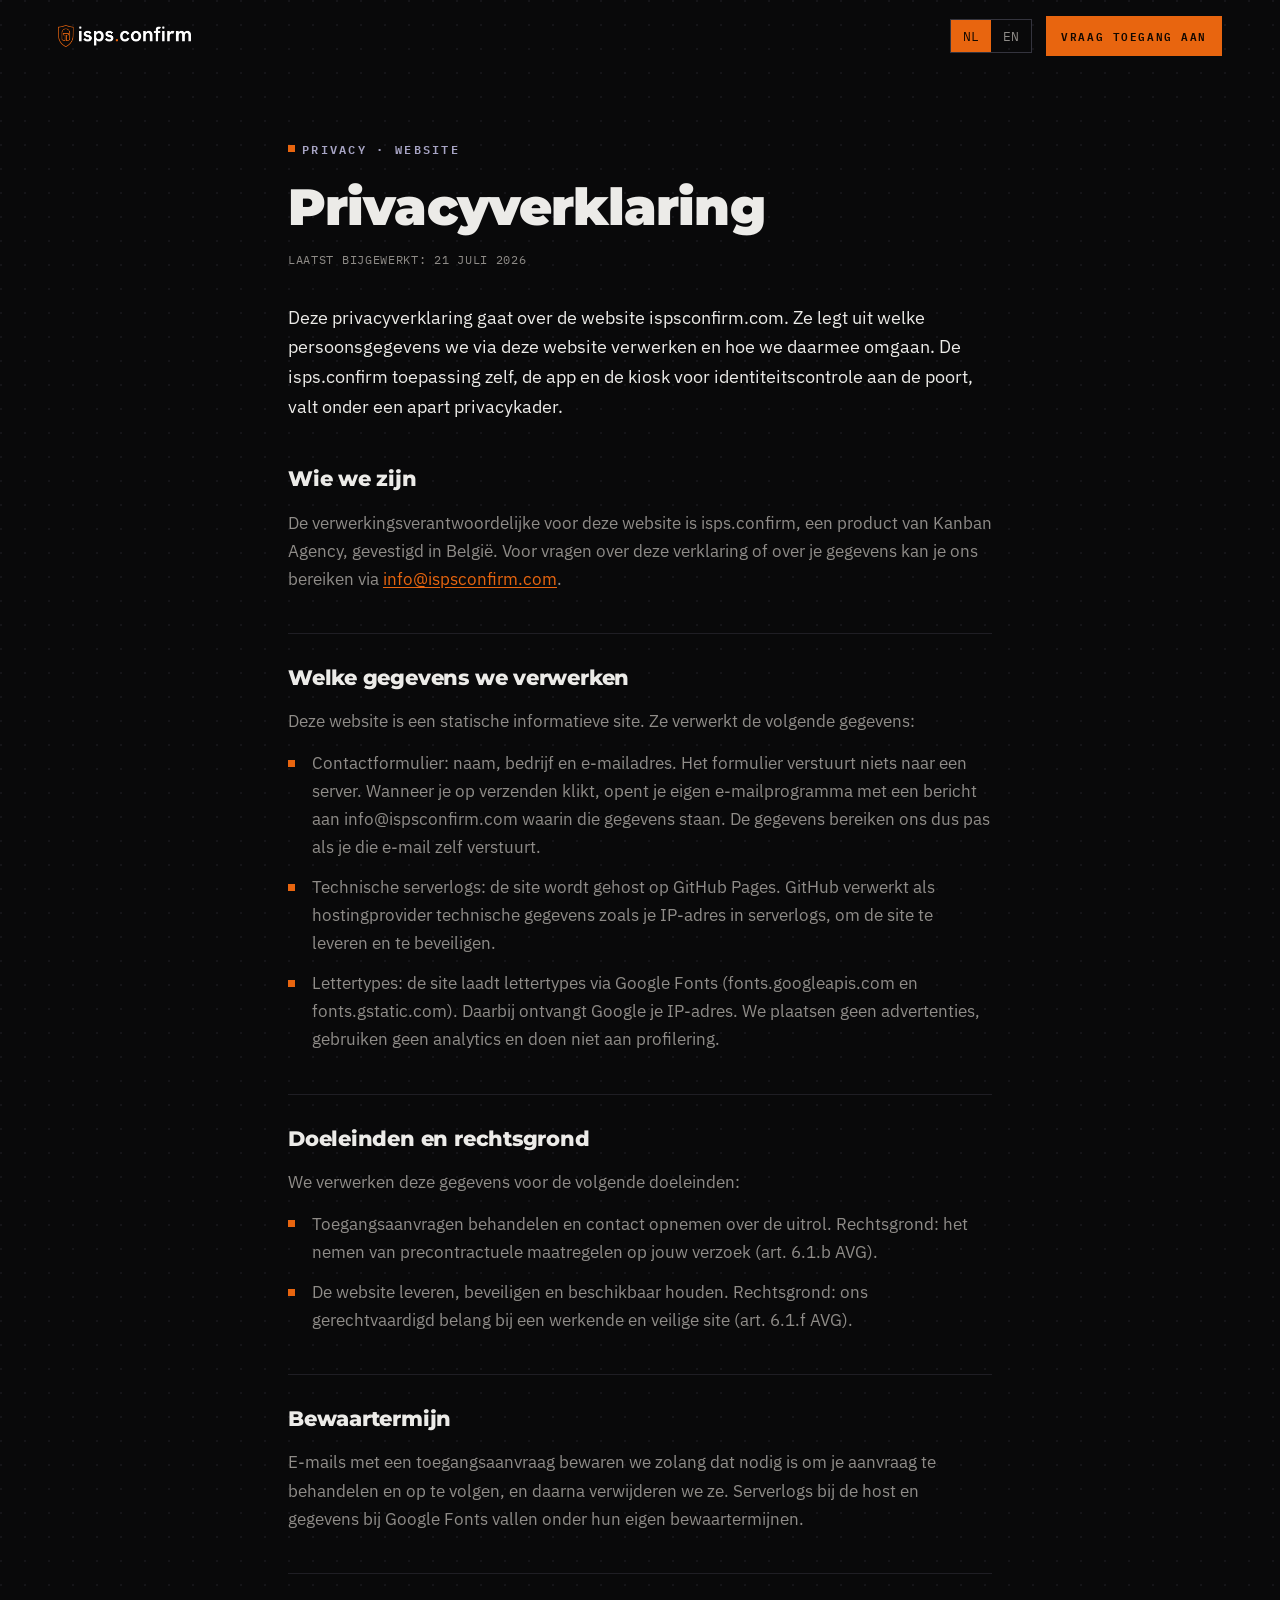
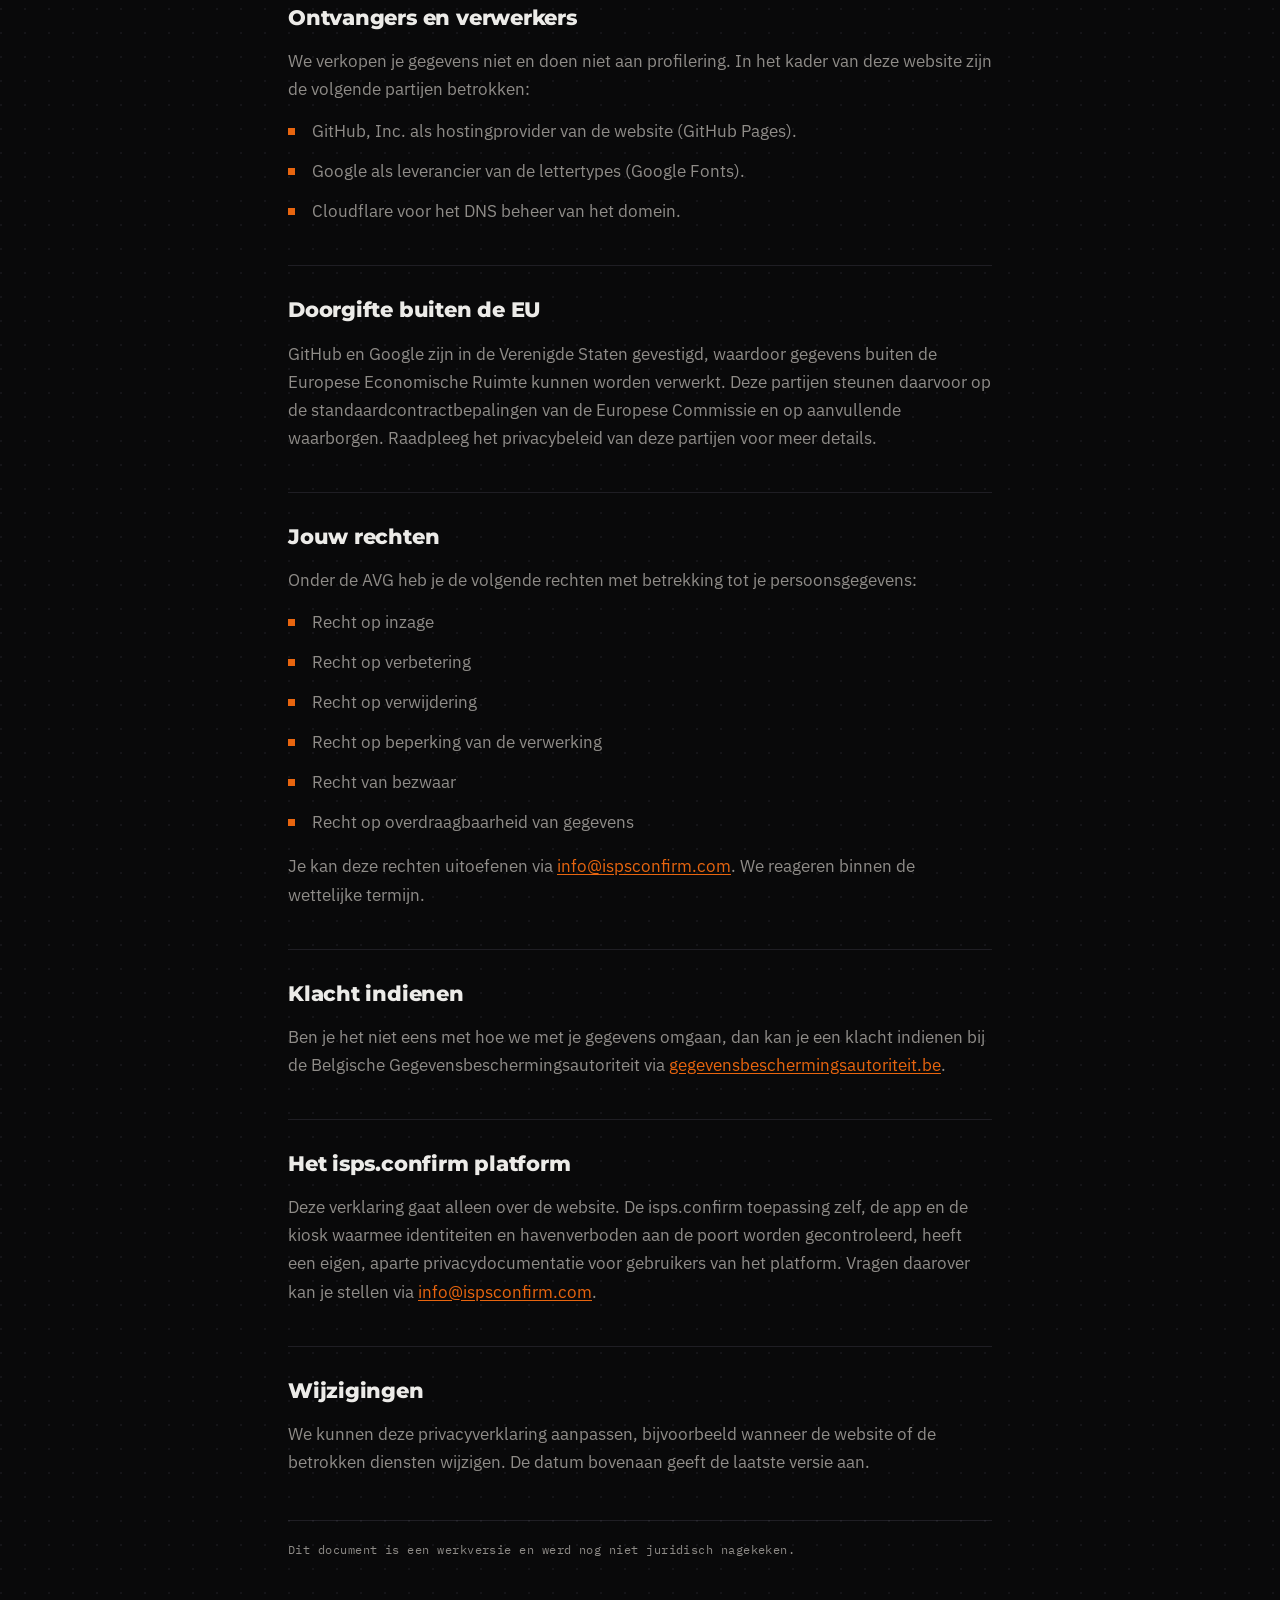
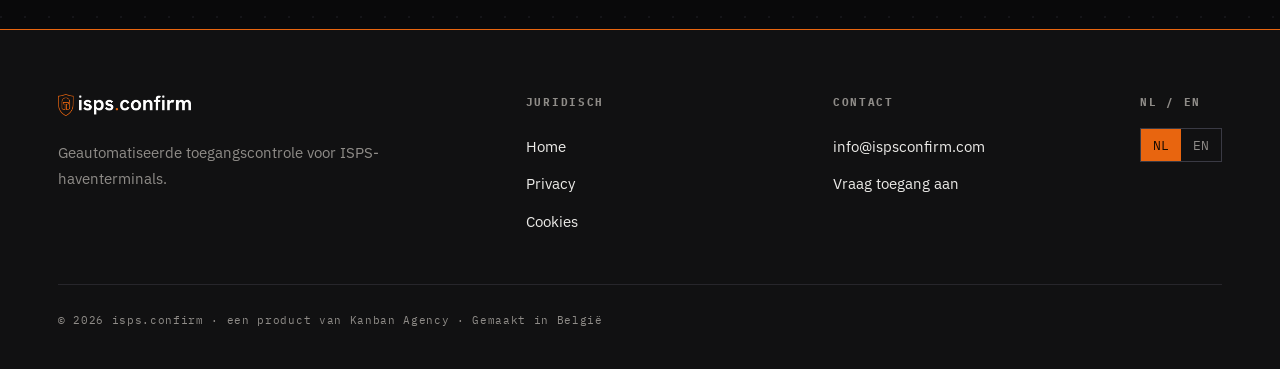
<file: privacy.html>
<!DOCTYPE html>
<html lang="nl">
<head>
<meta charset="UTF-8">
<meta name="viewport" content="width=device-width, initial-scale=1.0">
<link rel="icon" type="image/png" sizes="32x32" href="assets/favicon-32.png">
<link rel="icon" type="image/png" sizes="64x64" href="assets/favicon-64.png">
<link rel="apple-touch-icon" href="assets/apple-touch-icon.png">
<meta name="theme-color" content="#09090A">
<title>Privacyverklaring, isps.confirm</title>
<meta name="description" content="Privacyverklaring voor de website ispsconfirm.com: welke gegevens we verwerken, waarom, en welke rechten je hebt.">
<link rel="preconnect" href="https://fonts.googleapis.com">
<link rel="preconnect" href="https://fonts.gstatic.com" crossorigin>
<link href="https://fonts.googleapis.com/css2?family=Montserrat:wght@600;700;800;900&family=IBM+Plex+Sans:wght@400;500;600&family=IBM+Plex+Mono:wght@400;500;600&display=swap" rel="stylesheet">
<style>
/* tokens live in assets/brand.css (brand 2026) */
:root{--maxw:1220px;--ease:cubic-bezier(.22,.61,.36,1)}
*,*::before,*::after{box-sizing:border-box;margin:0;padding:0}
html{scroll-behavior:smooth;-webkit-text-size-adjust:100%}
body{background:var(--bg);color:var(--text);font-family:var(--body);font-size:17px;line-height:1.65;-webkit-font-smoothing:antialiased;overflow-x:hidden}
a{color:inherit;text-decoration:none}
button{font-family:inherit;cursor:pointer;border:none;background:none;color:inherit}
::selection{background:var(--accent);color:var(--on-accent)}
.wrap{max-width:var(--maxw);margin:0 auto;padding:0 28px}
.mono{font-family:var(--mono);font-weight:500;text-transform:uppercase;letter-spacing:.18em;font-size:.72rem;color:var(--text-dim)}
.eyebrow{display:inline-flex;align-items:center;gap:.6em;font-family:var(--mono);font-weight:600;text-transform:uppercase;letter-spacing:.2em;font-size:.72rem;color:var(--accent);margin-bottom:22px}
.eyebrow::before{content:"";width:22px;height:1px;background:var(--accent);display:inline-block}

/* buttons (pill) */
.btn{position:relative;display:inline-flex;align-items:center;justify-content:center;gap:.6em;font-family:var(--body);font-weight:600;font-size:.92rem;letter-spacing:.01em;padding:12px 26px;border-radius:999px;overflow:hidden;transition:transform .25s var(--ease),box-shadow .25s var(--ease);white-space:nowrap}
.btn:focus-visible{outline:2px solid var(--accent);outline-offset:3px}
.btn-primary{background:var(--accent);color:var(--on-accent)}
.btn-primary:hover{transform:translateY(-2px);box-shadow:0 10px 30px -8px rgba(232,101,15,.45)}

/* nav */
header.nav{position:fixed;top:0;left:0;right:0;z-index:1000;transition:background .35s var(--ease),border-color .35s var(--ease);border-bottom:1px solid transparent}
header.nav.scrolled{background:rgba(9,9,10,.85);-webkit-backdrop-filter:blur(14px);backdrop-filter:blur(14px);border-bottom-color:var(--hairline)}
.nav-inner{display:flex;align-items:center;gap:20px;height:72px}
.wordmark{display:inline-flex;align-items:center;line-height:0}
.wordmark img{height:22px;width:auto}
.wordmark .dot{color:var(--accent)}
.nav-right{margin-left:auto;display:flex;align-items:center;gap:14px}
.lang-toggle{display:inline-flex;border:1px solid var(--hairline-strong);border-radius:999px;overflow:hidden;font-family:var(--mono);font-size:.7rem;font-weight:600;letter-spacing:.1em}
.lang-toggle button{padding:7px 12px;color:var(--text-dim);transition:background .2s,color .2s}
.lang-toggle button[aria-pressed="true"]{background:var(--accent);color:var(--on-accent)}

/* legal content */
.legal{max-width:760px;margin:0 auto;padding:132px 28px 30px;animation:fadeUp .6s var(--ease) both}
@keyframes fadeUp{from{opacity:0;transform:translateY(16px)}to{opacity:1;transform:none}}
.legal h1{font-family:var(--display);font-weight:900;letter-spacing:-.02em;line-height:1.03;font-size:clamp(2.1rem,5vw,3.2rem);margin-bottom:16px}
.legal-updated{font-family:var(--mono);font-size:.72rem;letter-spacing:.06em;color:var(--text-dim);margin-bottom:34px;text-transform:uppercase}
.legal .lead{font-size:1.12rem;color:var(--text);margin-bottom:12px}
.legal h2{font-family:var(--display);font-weight:800;letter-spacing:-.01em;font-size:1.34rem;margin:40px 0 12px;padding-top:26px;border-top:1px solid var(--hairline)}
.legal h2:first-of-type{border-top:none;padding-top:0}
.legal p{color:var(--text-dim);margin-bottom:14px}
.legal p strong,.legal li strong{color:var(--text);font-weight:600}
.legal ul{list-style:none;display:flex;flex-direction:column;gap:12px;margin:6px 0 16px}
.legal li{position:relative;padding-left:24px;color:var(--text-dim)}
.legal li::before{content:"";position:absolute;left:0;top:.62em;width:7px;height:7px;border-radius:0;background:var(--accent)}
.legal a{color:var(--accent);text-decoration:underline;text-underline-offset:2px}
.legal a:hover{color:var(--accent-h)}
.legal-note{margin-top:44px;padding-top:20px;border-top:1px solid var(--hairline);font-family:var(--mono);font-size:.72rem;letter-spacing:.04em;color:var(--text-dim);line-height:1.6}

/* footer */
footer{background:var(--surface-2);border-top:1px solid var(--accent);position:relative;padding:64px 0 40px;margin-top:40px}
.foot-top{display:grid;grid-template-columns:1.6fr 1fr 1fr auto;gap:40px;margin-bottom:44px}
.foot-tag{color:var(--text-dim);font-size:.95rem;max-width:40ch;margin-top:16px}
.foot-col h4{font-family:var(--mono);font-size:.68rem;letter-spacing:.16em;text-transform:uppercase;color:var(--text-dim);margin-bottom:16px}
.foot-col a{display:block;color:var(--text);font-size:.95rem;padding:6px 0;transition:color .2s}
.foot-col a:hover{color:var(--accent)}
.foot-bottom{border-top:1px solid var(--hairline);padding-top:26px;display:flex;justify-content:space-between;gap:20px;flex-wrap:wrap;align-items:center}
.copyright{font-family:var(--mono);font-size:.7rem;letter-spacing:.06em;color:var(--text-dim)}
[data-i18n]{transition:opacity .15s var(--ease)}
.lang-swapping [data-i18n]{opacity:0}

@media(max-width:640px){
  body{font-size:16px}
  .wrap{padding:0 20px}
  .legal{padding:112px 20px 20px}
  .foot-top{grid-template-columns:1fr 1fr}
  .nav-right .btn{display:none}
}
@media(prefers-reduced-motion:reduce){*,*::before,*::after{animation:none!important;transition:none!important}}
</style>
<link rel="stylesheet" href="assets/brand.css">
</head>
<body>

<header class="nav" id="nav">
  <div class="wrap nav-inner">
    <a href="index.html" class="wordmark brand-logo" aria-label="isps.confirm"><img src="assets/logo-wordmark.png" alt="isps.confirm" width="133" height="22"></a>
    <div class="nav-right">
      <div class="lang-toggle" role="group" aria-label="Taal / Language">
        <button data-lang="nl" aria-pressed="true">NL</button>
        <button data-lang="en" aria-pressed="false">EN</button>
      </div>
      <a href="index.html#signup" class="btn btn-primary"><span data-i18n="nav.cta">Vraag toegang aan</span></a>
    </div>
  </div>
</header>

<main class="legal">
  <span class="eyebrow" data-i18n="pg.eyebrow">PRIVACY · WEBSITE</span>
  <h1 data-i18n="pg.title">Privacyverklaring</h1>
  <div class="legal-updated" data-i18n="pg.updated">Laatst bijgewerkt: 21 juli 2026</div>

  <p class="lead" data-i18n="pg.lead">Deze privacyverklaring gaat over de website ispsconfirm.com. Ze legt uit welke persoonsgegevens we via deze website verwerken en hoe we daarmee omgaan. De isps.confirm toepassing zelf, de app en de kiosk voor identiteitscontrole aan de poort, valt onder een apart privacykader.</p>

  <h2 data-i18n="pg.s1h">Wie we zijn</h2>
  <p data-i18n="pg.s1b">De verwerkingsverantwoordelijke voor deze website is isps.confirm, een product van Kanban Agency, gevestigd in België. Voor vragen over deze verklaring of over je gegevens kan je ons bereiken via <a href="mailto:info@ispsconfirm.com">info@ispsconfirm.com</a>.</p>

  <h2 data-i18n="pg.s2h">Welke gegevens we verwerken</h2>
  <p data-i18n="pg.s2b">Deze website is een statische informatieve site. Ze verwerkt de volgende gegevens:</p>
  <ul>
    <li data-i18n="pg.s2l1">Contactformulier: naam, bedrijf en e-mailadres. Het formulier verstuurt niets naar een server. Wanneer je op verzenden klikt, opent je eigen e-mailprogramma met een bericht aan info@ispsconfirm.com waarin die gegevens staan. De gegevens bereiken ons dus pas als je die e-mail zelf verstuurt.</li>
    <li data-i18n="pg.s2l2">Technische serverlogs: de site wordt gehost op GitHub Pages. GitHub verwerkt als hostingprovider technische gegevens zoals je IP-adres in serverlogs, om de site te leveren en te beveiligen.</li>
    <li data-i18n="pg.s2l3">Lettertypes: de site laadt lettertypes via Google Fonts (fonts.googleapis.com en fonts.gstatic.com). Daarbij ontvangt Google je IP-adres. We plaatsen geen advertenties, gebruiken geen analytics en doen niet aan profilering.</li>
  </ul>

  <h2 data-i18n="pg.s3h">Doeleinden en rechtsgrond</h2>
  <p data-i18n="pg.s3b">We verwerken deze gegevens voor de volgende doeleinden:</p>
  <ul>
    <li data-i18n="pg.s3l1">Toegangsaanvragen behandelen en contact opnemen over de uitrol. Rechtsgrond: het nemen van precontractuele maatregelen op jouw verzoek (art. 6.1.b AVG).</li>
    <li data-i18n="pg.s3l2">De website leveren, beveiligen en beschikbaar houden. Rechtsgrond: ons gerechtvaardigd belang bij een werkende en veilige site (art. 6.1.f AVG).</li>
  </ul>

  <h2 data-i18n="pg.s4h">Bewaartermijn</h2>
  <p data-i18n="pg.s4b">E-mails met een toegangsaanvraag bewaren we zolang dat nodig is om je aanvraag te behandelen en op te volgen, en daarna verwijderen we ze. Serverlogs bij de host en gegevens bij Google Fonts vallen onder hun eigen bewaartermijnen.</p>

  <h2 data-i18n="pg.s5h">Ontvangers en verwerkers</h2>
  <p data-i18n="pg.s5b">We verkopen je gegevens niet en doen niet aan profilering. In het kader van deze website zijn de volgende partijen betrokken:</p>
  <ul>
    <li data-i18n="pg.s5l1">GitHub, Inc. als hostingprovider van de website (GitHub Pages).</li>
    <li data-i18n="pg.s5l2">Google als leverancier van de lettertypes (Google Fonts).</li>
    <li data-i18n="pg.s5l3">Cloudflare voor het DNS beheer van het domein.</li>
  </ul>

  <h2 data-i18n="pg.s6h">Doorgifte buiten de EU</h2>
  <p data-i18n="pg.s6b">GitHub en Google zijn in de Verenigde Staten gevestigd, waardoor gegevens buiten de Europese Economische Ruimte kunnen worden verwerkt. Deze partijen steunen daarvoor op de standaardcontractbepalingen van de Europese Commissie en op aanvullende waarborgen. Raadpleeg het privacybeleid van deze partijen voor meer details.</p>

  <h2 data-i18n="pg.s7h">Jouw rechten</h2>
  <p data-i18n="pg.s7b">Onder de AVG heb je de volgende rechten met betrekking tot je persoonsgegevens:</p>
  <ul>
    <li data-i18n="pg.s7l1">Recht op inzage</li>
    <li data-i18n="pg.s7l2">Recht op verbetering</li>
    <li data-i18n="pg.s7l3">Recht op verwijdering</li>
    <li data-i18n="pg.s7l4">Recht op beperking van de verwerking</li>
    <li data-i18n="pg.s7l5">Recht van bezwaar</li>
    <li data-i18n="pg.s7l6">Recht op overdraagbaarheid van gegevens</li>
  </ul>
  <p data-i18n="pg.s7after">Je kan deze rechten uitoefenen via <a href="mailto:info@ispsconfirm.com">info@ispsconfirm.com</a>. We reageren binnen de wettelijke termijn.</p>

  <h2 data-i18n="pg.s8h">Klacht indienen</h2>
  <p data-i18n="pg.s8b">Ben je het niet eens met hoe we met je gegevens omgaan, dan kan je een klacht indienen bij de Belgische Gegevensbeschermingsautoriteit via <a href="https://www.gegevensbeschermingsautoriteit.be" target="_blank" rel="noopener">gegevensbeschermingsautoriteit.be</a>.</p>

  <h2 data-i18n="pg.s9h">Het isps.confirm platform</h2>
  <p data-i18n="pg.s9b">Deze verklaring gaat alleen over de website. De isps.confirm toepassing zelf, de app en de kiosk waarmee identiteiten en havenverboden aan de poort worden gecontroleerd, heeft een eigen, aparte privacydocumentatie voor gebruikers van het platform. Vragen daarover kan je stellen via <a href="mailto:info@ispsconfirm.com">info@ispsconfirm.com</a>.</p>

  <h2 data-i18n="pg.s10h">Wijzigingen</h2>
  <p data-i18n="pg.s10b">We kunnen deze privacyverklaring aanpassen, bijvoorbeeld wanneer de website of de betrokken diensten wijzigen. De datum bovenaan geeft de laatste versie aan.</p>

  <div class="legal-note" data-i18n="pg.disclaimer">Dit document is een werkversie en werd nog niet juridisch nagekeken.</div>
</main>

<footer>
  <div class="wrap">
    <div class="foot-top">
      <div>
        <a href="index.html" class="wordmark brand-logo" aria-label="isps.confirm"><img src="assets/logo-wordmark.png" alt="isps.confirm" width="133" height="22"></a>
        <p class="foot-tag" data-i18n="foot.tag">Geautomatiseerde toegangscontrole voor ISPS-haventerminals.</p>
      </div>
      <div class="foot-col">
        <h4 data-i18n="foot.legal">Juridisch</h4>
        <a href="index.html" data-i18n="foot.home">Home</a>
        <a href="privacy.html" data-i18n="foot.privacy">Privacy</a>
        <a href="cookies.html" data-i18n="foot.cookies">Cookies</a>
      </div>
      <div class="foot-col">
        <h4 data-i18n="foot.contact">Contact</h4>
        <a href="mailto:info@ispsconfirm.com">info@ispsconfirm.com</a>
        <a href="index.html#signup" data-i18n="nav.cta">Vraag toegang aan</a>
      </div>
      <div class="foot-col">
        <h4 data-i18n="foot.lang">NL / EN</h4>
        <div class="lang-toggle" role="group" aria-label="Taal / Language">
          <button data-lang="nl" aria-pressed="true">NL</button>
          <button data-lang="en" aria-pressed="false">EN</button>
        </div>
      </div>
    </div>
    <div class="foot-bottom">
      <span class="copyright" data-i18n="foot.copy">© 2026 isps.confirm · een product van Kanban Agency · Gemaakt in België</span>
    </div>
  </div>
</footer>

<script>
(function(){
  "use strict";
  var I18N = {
    nl:{
      "nav.cta":"Vraag toegang aan",
      "pg.eyebrow":"PRIVACY · WEBSITE",
      "pg.title":"Privacyverklaring",
      "pg.updated":"Laatst bijgewerkt: 21 juli 2026",
      "pg.lead":"Deze privacyverklaring gaat over de website ispsconfirm.com. Ze legt uit welke persoonsgegevens we via deze website verwerken en hoe we daarmee omgaan. De isps.confirm toepassing zelf, de app en de kiosk voor identiteitscontrole aan de poort, valt onder een apart privacykader.",
      "pg.s1h":"Wie we zijn",
      "pg.s1b":"De verwerkingsverantwoordelijke voor deze website is isps.confirm, een product van Kanban Agency, gevestigd in België. Voor vragen over deze verklaring of over je gegevens kan je ons bereiken via <a href='mailto:info@ispsconfirm.com'>info@ispsconfirm.com</a>.",
      "pg.s2h":"Welke gegevens we verwerken",
      "pg.s2b":"Deze website is een statische informatieve site. Ze verwerkt de volgende gegevens:",
      "pg.s2l1":"Contactformulier: naam, bedrijf en e-mailadres. Het formulier verstuurt niets naar een server. Wanneer je op verzenden klikt, opent je eigen e-mailprogramma met een bericht aan info@ispsconfirm.com waarin die gegevens staan. De gegevens bereiken ons dus pas als je die e-mail zelf verstuurt.",
      "pg.s2l2":"Technische serverlogs: de site wordt gehost op GitHub Pages. GitHub verwerkt als hostingprovider technische gegevens zoals je IP-adres in serverlogs, om de site te leveren en te beveiligen.",
      "pg.s2l3":"Lettertypes: de site laadt lettertypes via Google Fonts (fonts.googleapis.com en fonts.gstatic.com). Daarbij ontvangt Google je IP-adres. We plaatsen geen advertenties, gebruiken geen analytics en doen niet aan profilering.",
      "pg.s3h":"Doeleinden en rechtsgrond",
      "pg.s3b":"We verwerken deze gegevens voor de volgende doeleinden:",
      "pg.s3l1":"Toegangsaanvragen behandelen en contact opnemen over de uitrol. Rechtsgrond: het nemen van precontractuele maatregelen op jouw verzoek (art. 6.1.b AVG).",
      "pg.s3l2":"De website leveren, beveiligen en beschikbaar houden. Rechtsgrond: ons gerechtvaardigd belang bij een werkende en veilige site (art. 6.1.f AVG).",
      "pg.s4h":"Bewaartermijn",
      "pg.s4b":"E-mails met een toegangsaanvraag bewaren we zolang dat nodig is om je aanvraag te behandelen en op te volgen, en daarna verwijderen we ze. Serverlogs bij de host en gegevens bij Google Fonts vallen onder hun eigen bewaartermijnen.",
      "pg.s5h":"Ontvangers en verwerkers",
      "pg.s5b":"We verkopen je gegevens niet en doen niet aan profilering. In het kader van deze website zijn de volgende partijen betrokken:",
      "pg.s5l1":"GitHub, Inc. als hostingprovider van de website (GitHub Pages).",
      "pg.s5l2":"Google als leverancier van de lettertypes (Google Fonts).",
      "pg.s5l3":"Cloudflare voor het DNS beheer van het domein.",
      "pg.s6h":"Doorgifte buiten de EU",
      "pg.s6b":"GitHub en Google zijn in de Verenigde Staten gevestigd, waardoor gegevens buiten de Europese Economische Ruimte kunnen worden verwerkt. Deze partijen steunen daarvoor op de standaardcontractbepalingen van de Europese Commissie en op aanvullende waarborgen. Raadpleeg het privacybeleid van deze partijen voor meer details.",
      "pg.s7h":"Jouw rechten",
      "pg.s7b":"Onder de AVG heb je de volgende rechten met betrekking tot je persoonsgegevens:",
      "pg.s7l1":"Recht op inzage",
      "pg.s7l2":"Recht op verbetering",
      "pg.s7l3":"Recht op verwijdering",
      "pg.s7l4":"Recht op beperking van de verwerking",
      "pg.s7l5":"Recht van bezwaar",
      "pg.s7l6":"Recht op overdraagbaarheid van gegevens",
      "pg.s7after":"Je kan deze rechten uitoefenen via <a href='mailto:info@ispsconfirm.com'>info@ispsconfirm.com</a>. We reageren binnen de wettelijke termijn.",
      "pg.s8h":"Klacht indienen",
      "pg.s8b":"Ben je het niet eens met hoe we met je gegevens omgaan, dan kan je een klacht indienen bij de Belgische Gegevensbeschermingsautoriteit via <a href='https://www.gegevensbeschermingsautoriteit.be' target='_blank' rel='noopener'>gegevensbeschermingsautoriteit.be</a>.",
      "pg.s9h":"Het isps.confirm platform",
      "pg.s9b":"Deze verklaring gaat alleen over de website. De isps.confirm toepassing zelf, de app en de kiosk waarmee identiteiten en havenverboden aan de poort worden gecontroleerd, heeft een eigen, aparte privacydocumentatie voor gebruikers van het platform. Vragen daarover kan je stellen via <a href='mailto:info@ispsconfirm.com'>info@ispsconfirm.com</a>.",
      "pg.s10h":"Wijzigingen",
      "pg.s10b":"We kunnen deze privacyverklaring aanpassen, bijvoorbeeld wanneer de website of de betrokken diensten wijzigen. De datum bovenaan geeft de laatste versie aan.",
      "pg.disclaimer":"Dit document is een werkversie en werd nog niet juridisch nagekeken.",
      "foot.tag":"Geautomatiseerde toegangscontrole voor ISPS-haventerminals.",
      "foot.legal":"Juridisch","foot.home":"Home","foot.privacy":"Privacy","foot.cookies":"Cookies",
      "foot.contact":"Contact","foot.lang":"NL / EN",
      "foot.copy":"© 2026 isps.confirm · een product van Kanban Agency · Gemaakt in België"
    },
    en:{
      "nav.cta":"Request access",
      "pg.eyebrow":"PRIVACY · WEBSITE",
      "pg.title":"Privacy notice",
      "pg.updated":"Last updated: 21 July 2026",
      "pg.lead":"This privacy notice covers the website ispsconfirm.com. It explains which personal data we process through this website and how we handle it. The isps.confirm application itself, the app and the kiosk for identity checks at the gate, falls under a separate privacy framework.",
      "pg.s1h":"Who we are",
      "pg.s1b":"The controller for this website is isps.confirm, a product of Kanban Agency, based in Belgium. For questions about this notice or your data you can reach us at <a href='mailto:info@ispsconfirm.com'>info@ispsconfirm.com</a>.",
      "pg.s2h":"Which data we process",
      "pg.s2b":"This website is a static informational site. It processes the following data:",
      "pg.s2l1":"Contact form: name, company and email address. The form does not send anything to a server. When you click send, your own email program opens with a message to info@ispsconfirm.com containing that data. The data therefore only reaches us once you send that email yourself.",
      "pg.s2l2":"Technical server logs: the site is hosted on GitHub Pages. As hosting provider, GitHub processes technical data such as your IP address in server logs, to deliver and secure the site.",
      "pg.s2l3":"Fonts: the site loads fonts via Google Fonts (fonts.googleapis.com and fonts.gstatic.com). In doing so, Google receives your IP address. We run no advertising, use no analytics and do no profiling.",
      "pg.s3h":"Purposes and legal basis",
      "pg.s3b":"We process this data for the following purposes:",
      "pg.s3l1":"Handling access requests and getting in touch about the rollout. Legal basis: taking steps at your request prior to entering into a contract (Art. 6.1.b GDPR).",
      "pg.s3l2":"Providing, securing and keeping the website available. Legal basis: our legitimate interest in a working and secure site (Art. 6.1.f GDPR).",
      "pg.s4h":"Retention",
      "pg.s4b":"Emails with an access request are kept as long as needed to handle and follow up on your request, and are deleted afterwards. Server logs at the host and data at Google Fonts fall under their own retention periods.",
      "pg.s5h":"Recipients and processors",
      "pg.s5b":"We do not sell your data and do no profiling. The following parties are involved in the context of this website:",
      "pg.s5l1":"GitHub, Inc. as hosting provider of the website (GitHub Pages).",
      "pg.s5l2":"Google as provider of the fonts (Google Fonts).",
      "pg.s5l3":"Cloudflare for the domain DNS management.",
      "pg.s6h":"Transfers outside the EU",
      "pg.s6b":"GitHub and Google are based in the United States, which means data may be processed outside the European Economic Area. For this, these parties rely on the European Commission's standard contractual clauses and on additional safeguards. See the privacy policies of these parties for more detail.",
      "pg.s7h":"Your rights",
      "pg.s7b":"Under the GDPR you have the following rights regarding your personal data:",
      "pg.s7l1":"Right of access",
      "pg.s7l2":"Right to rectification",
      "pg.s7l3":"Right to erasure",
      "pg.s7l4":"Right to restriction of processing",
      "pg.s7l5":"Right to object",
      "pg.s7l6":"Right to data portability",
      "pg.s7after":"You can exercise these rights via <a href='mailto:info@ispsconfirm.com'>info@ispsconfirm.com</a>. We respond within the legal time frame.",
      "pg.s8h":"Filing a complaint",
      "pg.s8b":"If you disagree with how we handle your data, you can lodge a complaint with the Belgian Data Protection Authority via <a href='https://www.gegevensbeschermingsautoriteit.be' target='_blank' rel='noopener'>gegevensbeschermingsautoriteit.be</a>.",
      "pg.s9h":"The isps.confirm platform",
      "pg.s9b":"This notice covers the website only. The isps.confirm application itself, the app and the kiosk that check identities and port bans at the gate, has its own separate privacy documentation for users of the platform. Questions about that can be sent to <a href='mailto:info@ispsconfirm.com'>info@ispsconfirm.com</a>.",
      "pg.s10h":"Changes",
      "pg.s10b":"We may update this privacy notice, for example when the website or the services involved change. The date at the top indicates the latest version.",
      "pg.disclaimer":"This document is a working version and has not yet been legally reviewed.",
      "foot.tag":"Automated access control for ISPS port terminals.",
      "foot.legal":"Legal","foot.home":"Home","foot.privacy":"Privacy","foot.cookies":"Cookies",
      "foot.contact":"Contact","foot.lang":"NL / EN",
      "foot.copy":"© 2026 isps.confirm · a product of Kanban Agency · Made in Belgium"
    }
  };
  var HTML_KEYS = {"pg.s1b":1,"pg.s7after":1,"pg.s8b":1,"pg.s9b":1};
  var current = "nl";
  function applyLang(lang){
    var dict = I18N[lang]; if(!dict) return;
    current = lang;
    document.documentElement.lang = lang;
    document.querySelectorAll("[data-i18n]").forEach(function(el){
      var k = el.getAttribute("data-i18n");
      if(dict[k] !== undefined){ if(HTML_KEYS[k]) el.innerHTML = dict[k]; else el.textContent = dict[k]; }
    });
    document.querySelectorAll(".lang-toggle button").forEach(function(b){
      b.setAttribute("aria-pressed", b.getAttribute("data-lang")===lang ? "true":"false");
    });
    document.title = (lang==="en" ? "Privacy notice, isps.confirm" : "Privacyverklaring, isps.confirm");
  }
  function switchLang(lang){
    if(lang===current) return;
    document.body.classList.add("lang-swapping");
    setTimeout(function(){ applyLang(lang); document.body.classList.remove("lang-swapping"); }, 150);
  }
  document.querySelectorAll(".lang-toggle button").forEach(function(b){
    b.addEventListener("click", function(){ switchLang(b.getAttribute("data-lang")); });
  });
  var nav = document.getElementById("nav");
  function onScroll(){ nav.classList.toggle("scrolled", window.scrollY > 24); }
  window.addEventListener("scroll", onScroll, {passive:true}); onScroll();
  applyLang("nl");
})();
</script>
</body>
</html>
</file>
<file: assets/brand.css>
/* ==========================================================================
   isps.confirm · brand 2026
   Operator-console look: near-black, thin steel lines, brand orange as the
   only signal colour. Shared by every page; load AFTER the page's own <style>.
   ========================================================================== */

:root{
  /* surfaces */
  --bg:#09090A;
  --surface:#111112;
  --surface-2:#17171A;
  /* text */
  --text:#ECEBE8;
  --text-dim:#8F8C88;
  --steel:#A7A4C4;            /* instrument lines and labels */
  /* signal */
  --accent:#E8650F;           /* logo orange */
  --accent-h:#C4530C;
  --accent-2:#E0533D;         /* denied */
  --ok:#3FB27F;               /* granted */
  --on-accent:#120800;        /* text on orange */
  /* lines */
  --hairline:rgba(167,164,196,.14);
  --hairline-strong:rgba(167,164,196,.28);
  /* type */
  --display:"Montserrat","Segoe UI",system-ui,sans-serif;
  --body:"IBM Plex Sans",-apple-system,"Segoe UI",Roboto,sans-serif;
  --mono:"IBM Plex Mono",ui-monospace,"Cascadia Mono",Consolas,monospace;
  color-scheme:dark;
}

/* ---------- base ---------- */
html{background:var(--bg)}
body{
  background-color:var(--bg);color:var(--text);
  background-image:radial-gradient(circle at 1px 1px,rgba(167,164,196,.08) 1px,transparent 1.4px);
  background-size:24px 24px;
}
body::after{display:none}                       /* drop the paper grain */
::selection{background:var(--accent);color:var(--on-accent)}
h1,h2,h3,h4{font-family:var(--display)}

/* ---------- logo ---------- */
.brand-logo{display:inline-flex;align-items:center;line-height:0}
.brand-logo img{height:22px;width:auto;display:block}
.brand-logo.lg img{height:30px}

/* ---------- eyebrow / labels ---------- */
.eyebrow{color:var(--steel)}
.eyebrow::before{width:7px;height:7px;background:var(--accent)}

/* ---------- buttons: square, mono, uppercase ---------- */
.btn{border-radius:0;font-family:var(--mono);font-weight:600;font-size:.78rem;letter-spacing:.14em;text-transform:uppercase;padding:14px 22px}
.btn-primary{background:var(--accent);color:var(--on-accent)}
.btn-primary:hover{box-shadow:0 10px 30px -10px rgba(232,101,15,.55)}
.btn-ghost{border:1px solid var(--hairline-strong);color:var(--text)}
.btn-ghost:hover span{color:var(--on-accent)}

/* ---------- HUD corner brackets ---------- */
.hud-br{position:relative}
.hud-br::before,.hud-br::after{content:"";position:absolute;width:12px;height:12px;border-color:var(--steel);border-style:solid;opacity:.65;pointer-events:none;z-index:2}
.hud-br::before{left:-1px;top:-1px;border-width:1px 0 0 1px}
.hud-br::after{right:-1px;bottom:-1px;border-width:0 1px 1px 0}

/* ---------- language toggle ---------- */
.lang-toggle{border-radius:0;border-color:var(--hairline-strong)}
.lang-toggle button[aria-pressed="true"]{background:var(--accent);color:var(--on-accent)}

/* ---------- navigation ---------- */
.nav-links a{font-family:var(--mono);font-size:.72rem;letter-spacing:.12em;text-transform:uppercase;white-space:nowrap}
.nav-right .btn{padding:11px 15px;font-size:.7rem}
header.nav.scrolled{background:rgba(9,9,10,.86);border-bottom-color:var(--hairline)}
@media (max-width:1240px){.nav-cta-ghost{display:none}}

/* ---------- headlines: Montserrat is wider than the old Archivo ---------- */
h1,h2{hyphens:manual;overflow-wrap:break-word}

/* ---------- cards and panels: square corners + HUD brackets ---------- */
.step-card,.feat-card,.feat-card::before,.aud-card,.outcome,.kiosk-inset,.kiosk-screen,.qr-wrap,
.form-card,.field input,.app-notice,.fast-closer,.sc-chip,.sc-chip .sc-ico,.sc-final,.outcome .status-chip,
.aud-head .lbl,.tick{border-radius:0}
.feat-card,.aud-card,.kiosk-inset,.form-card{position:relative}
.feat-card::after,.aud-card::after,.kiosk-inset::after,.form-card::after,.step-card::after{
  content:"";position:absolute;right:-1px;bottom:-1px;width:12px;height:12px;
  border-right:1px solid var(--steel);border-bottom:1px solid var(--steel);opacity:.6;pointer-events:none}
.step.active .step-card::after{border-color:var(--accent);opacity:1}
.feat-card,.aud-card,.step-card,.outcome{box-shadow:none}
.feat-card:hover{box-shadow:0 18px 40px -22px rgba(0,0,0,.8)}

/* eyebrow square stays on the first line when the label wraps */
.eyebrow{align-items:flex-start}
.eyebrow::before{margin-top:.42em;flex:none}

/* the app QR reads as a real code: dark modules on white */
.qr-wrap{background:#F3F1EC;border-color:var(--hairline-strong)}
.qr i{background:#111112}

/* form fields on dark */
.field input{background:var(--bg);border-color:var(--hairline-strong);color:var(--text)}
.field input::placeholder{color:var(--text-dim)}

/* footer */
footer{background:var(--surface)}
</file>
